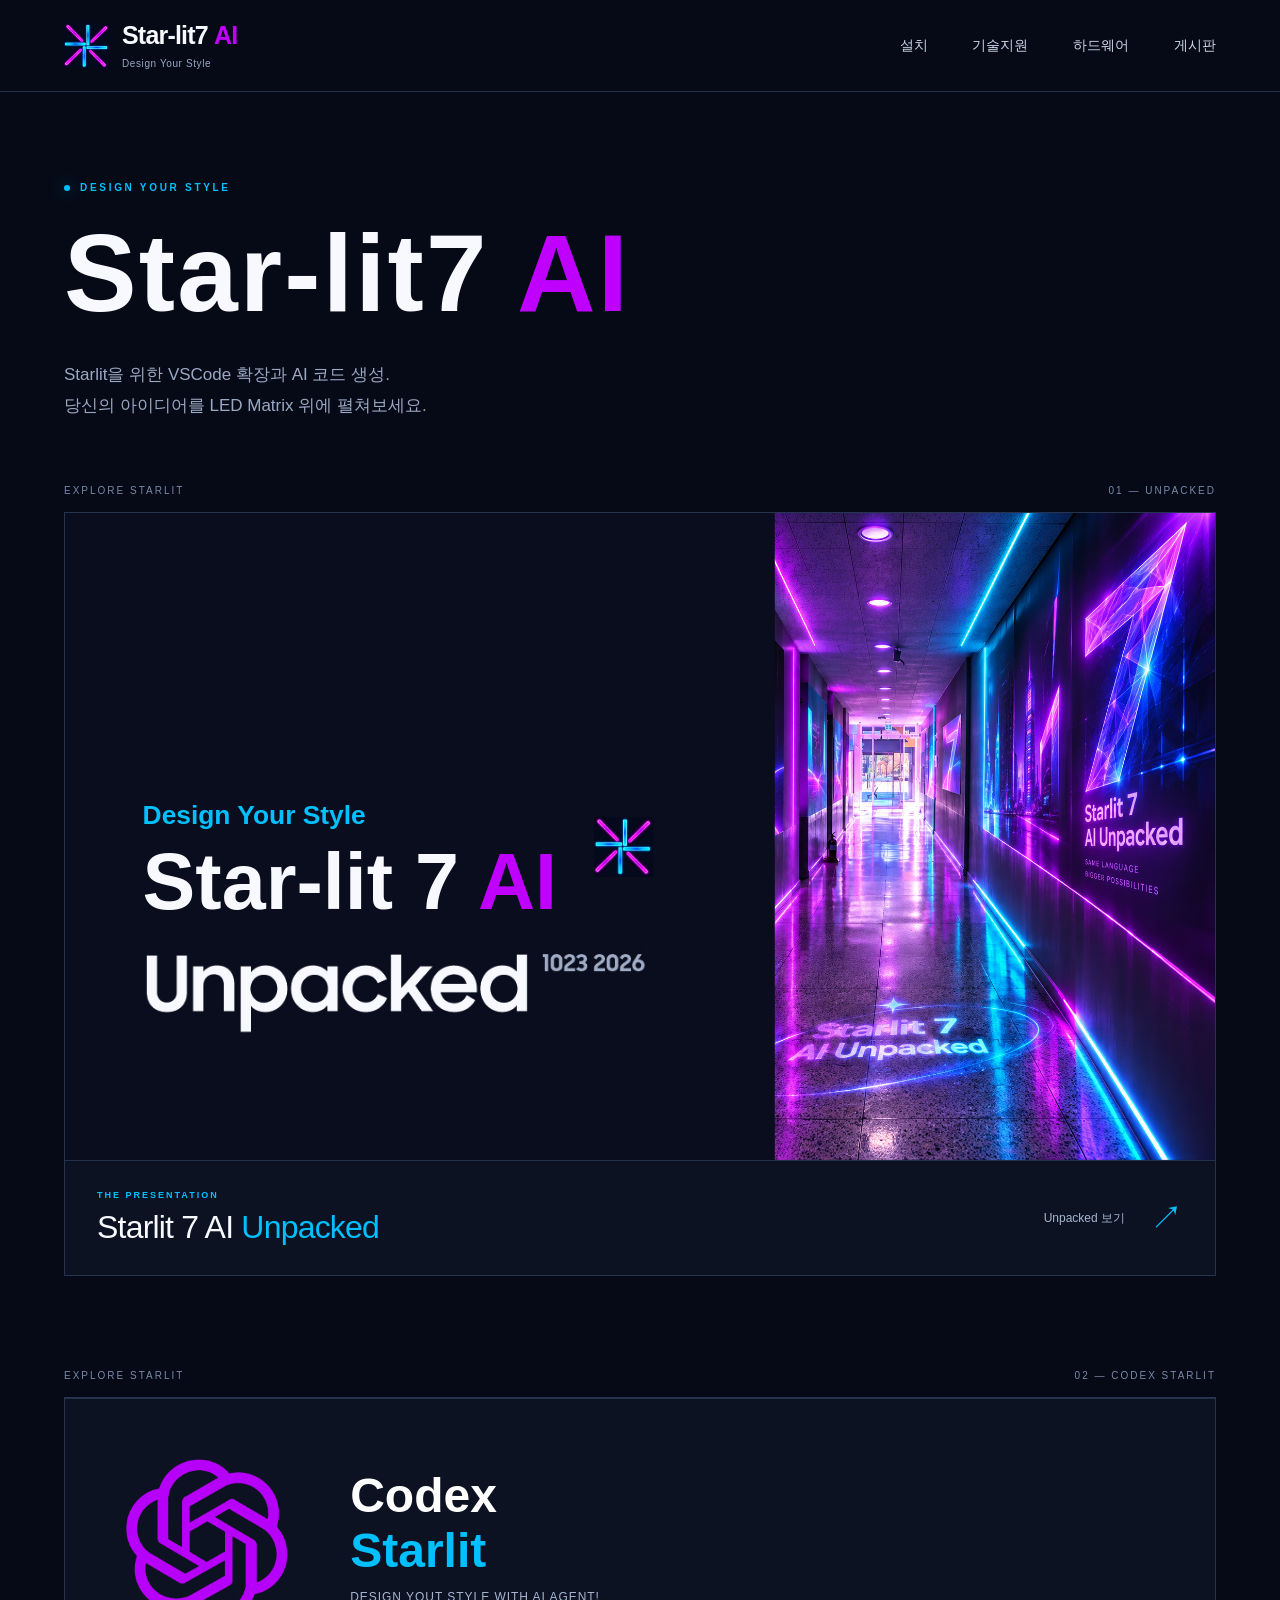
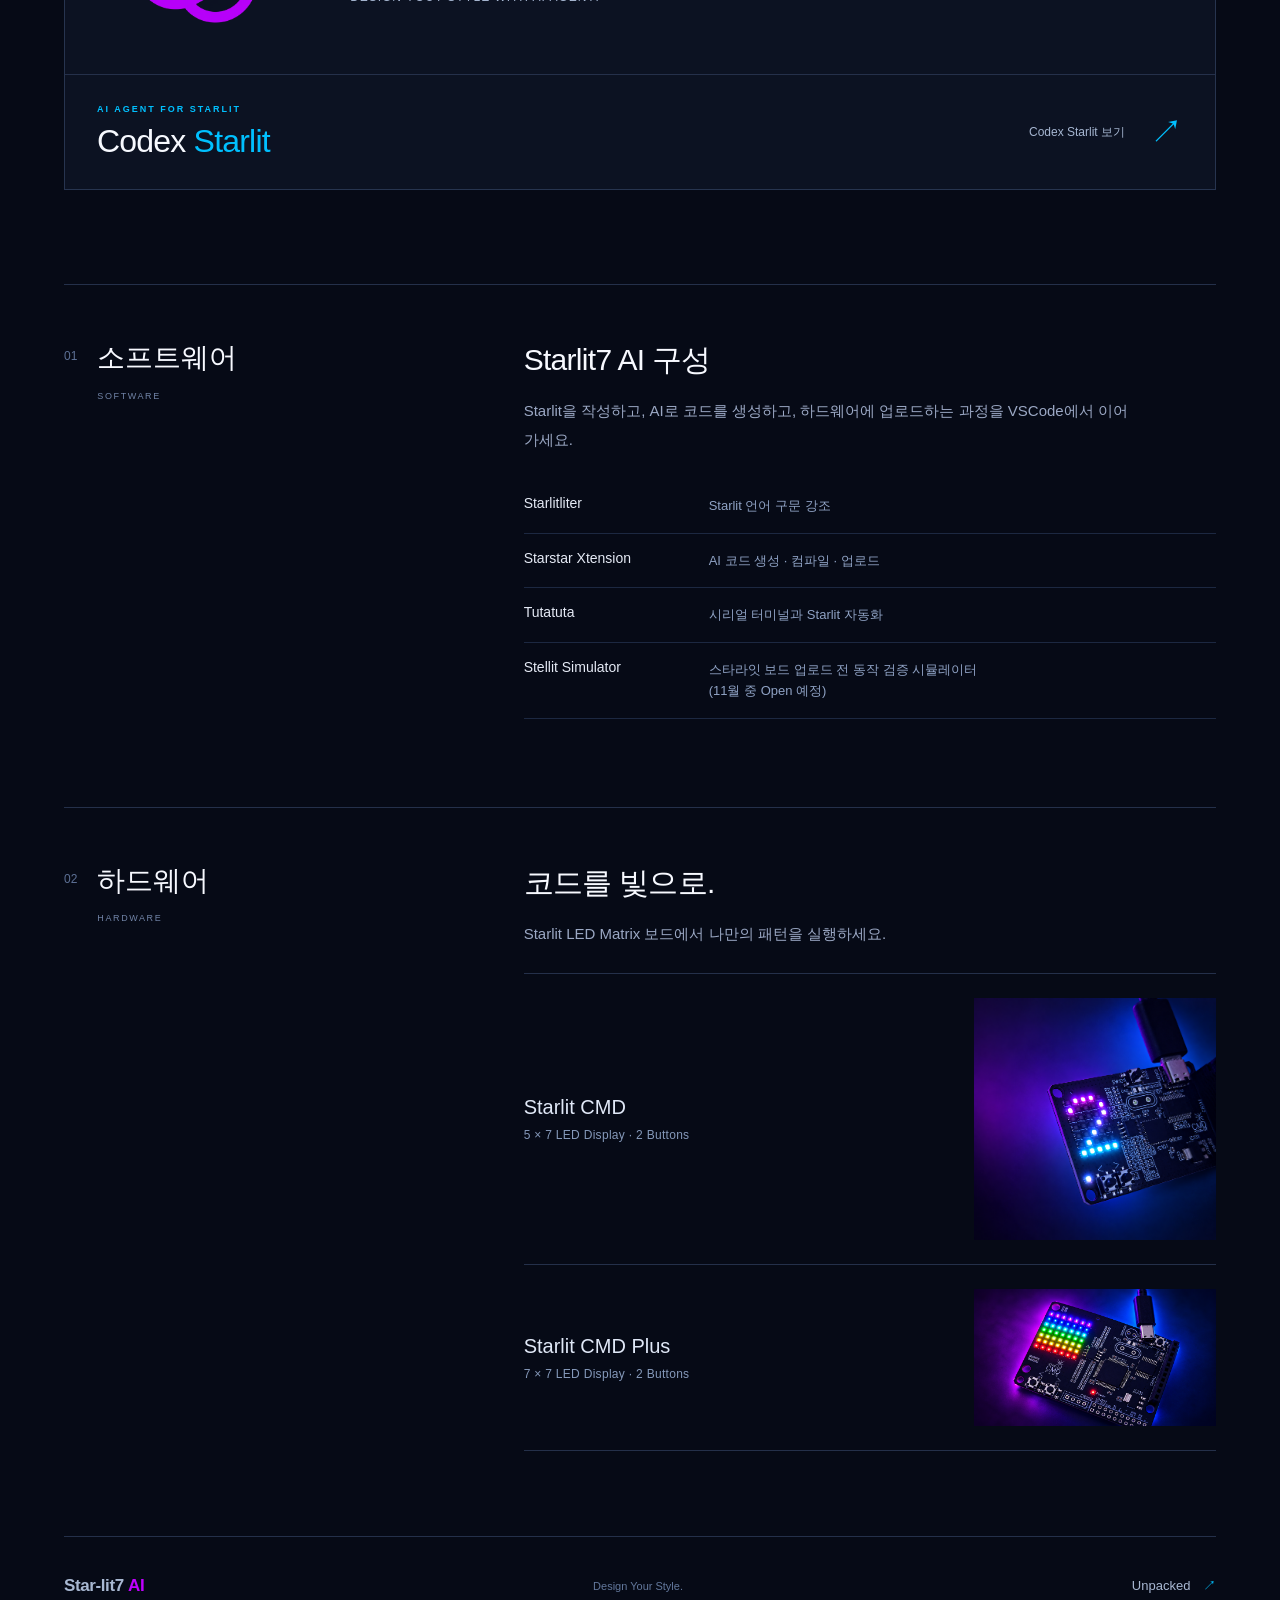
<file: index.html>
<!doctype html>
<html lang="ko">
<head>
  <meta charset="utf-8">
  <meta name="viewport" content="width=device-width, initial-scale=1">
  <meta name="color-scheme" content="dark">
  <meta name="description" content="Star-lit7 AI. VSCode 확장, AI 코드 생성과 LED Matrix 하드웨어를 만나보세요.">
  <title>Star-lit7 AI</title>
  <link rel="stylesheet" href="style.css">
  <link rel="stylesheet" href="home.css">
  <script src="home.js" defer></script>
  <link rel="stylesheet" href="site-nav.css">
</head>
<body class="home">
  <a class="skip-link" href="#main">본문으로 이동</a>
  <header class="topbar home-header">
    <a class="brand" href="index.html" aria-label="Star-lit7 AI 메인 페이지" aria-current="page">
      <img class="brand-mark" src="res/img24.png" alt="" width="46" height="46">
      <span>Star-lit7 <b>AI</b><small>Design Your Style</small></span>
    </a>
    <nav class="home-nav" aria-label="주요 메뉴">
      <a href="https://github.com/P-D-Starlit/Starlit_7_AI/releases/tag/v7.0.0" download>설치</a>
      <a href="support.html">기술지원</a>
      <a href="#hardware">하드웨어</a>
    <a href="board.html">게시판</a></nav>
  </header>

  <main id="main" class="home-main" tabindex="-1">
    <section class="home-intro" aria-labelledby="home-title">
      <p class="home-eyebrow"><span aria-hidden="true"></span> DESIGN YOUR STYLE</p>
      <h1 id="home-title">Star-lit7 <span>AI</span></h1>
      <div class="intro-bottom">
        <p>Starlit을 위한 VSCode 확장과 AI 코드 생성.<br>당신의 아이디어를 LED Matrix 위에 펼쳐보세요.</p>
        <!-- <a class="text-link" href="#installation">Starlit 시작하기 <span aria-hidden="true">↘</span></a> -->
      </div>
    </section>

    <section class="unpacked-feature" aria-labelledby="unpacked-title">
      <div class="section-kicker"><span>EXPLORE STARLIT</span><span>01 — UNPACKED</span></div>
      <a class="unpacked-banner" href="unpack.html" aria-label="Starlit 7 AI Unpacked 보기">
        <!-- The first PPTX slide, using the same text and original images as unpack.html. -->
        <div class="cover-mount" aria-hidden="true"><div class="slide-wrap"><div class="slide-canvas" role="group" aria-label="슬라이드 1: Star-lit 7 AI Unpacked"><div class="object shape" style="left:-0.0001px;top:0px;width:789.862px;height:720px;background:#090d1d;"></div><div class="object shape" style="left:76.7998px;top:315.8px;width:528px;height:44px;background:transparent;"><div class="text-frame" style="padding:4.8px 9.6px 4.8px 9.6px;justify-content:flex-start;white-space:pre-wrap;overflow-wrap:normal;"><div class="text-content"><p style="text-align:left;font-size:29.3333px;line-height:1.05;"><span style='font-size:29.3333px;font-family:"Aptos",Aptos,Arial,"Malgun Gothic",sans-serif;font-weight:700;font-style:normal;color:#00c0ff;'>Design Your Style</span></p></div></div></div><div class="object shape" style="left:76.7998px;top:360px;width:595.2px;height:114.8px;background:transparent;"><div class="text-frame" style="padding:4.8px 9.6px 4.8px 9.6px;justify-content:flex-start;white-space:pre-wrap;overflow-wrap:normal;"><div class="text-content"><p style="text-align:left;font-size:88px;line-height:1.05;"><span style='font-size:88px;font-family:"한컴 윤고딕 760",Aptos,Arial,"Malgun Gothic",sans-serif;font-weight:700;font-style:normal;color:#f7f9ff;'>Star-lit 7 </span><span style='font-size:88px;font-family:"한컴 윤고딕 760",Aptos,Arial,"Malgun Gothic",sans-serif;font-weight:700;font-style:normal;color:#c000ff;'>AI</span></p></div></div></div><div class="object picture" style="left:81.7998px;top:482.7504px;width:444.0619px;height:105.0146px;"><img src="res/image1.png" alt="Star-lit 7 AI Unpacked — PPT 원본 이미지" draggable="false" style="width:100%;height:100%;left:-0%;top:-0%;"></div><svg class="object connector" style="left:80.7999px;top:472.0001px;width:1200.7978px;height:0px;overflow:visible" viewbox="0 0 1200.7978 0.1"><path d="M0 0 L1200.7978 0" fill="none" stroke="#00c0ff" stroke-width="1.3333"></path></svg><div class="object picture" style="left:525.8618px;top:482.7504px;width:126.0175px;height:35.0048px;"><img src="res/image2.png" alt="Star-lit 7 AI Unpacked — PPT 원본 이미지" draggable="false" style="width:100%;height:100%;left:-0%;top:-0%;"></div><div class="object shape" style="left:525.8618px;top:517.7553px;width:528px;height:44.0447px;background:transparent;"><div class="text-frame" style="padding:4.8px 9.6px 4.8px 9.6px;justify-content:flex-start;white-space:pre-wrap;overflow-wrap:normal;"><div class="text-content"><p style="text-align:left;font-size:29.3333px;line-height:1;margin-bottom:0px;"><span style='font-size:29.3333px;font-family:"Aptos",Aptos,Arial,"Malgun Gothic",sans-serif;font-weight:700;font-style:normal;color:#00c0ff;'></span></p></div></div></div><div class="object picture" style="left:789.8618px;top:0px;width:490.1059px;height:720px;"><img src="res/image3.png" alt="Star-lit 7 AI Unpacked — PPT 원본 이미지" draggable="false" style="width:146.9076%;height:100%;left:-46.9076%;top:-0%;"></div><div class="object picture" style="left:588.8706px;top:337.8999px;width:65.723px;height:66.8325px;"><img src="res/image4.png" alt="Star-lit 7 AI Unpacked — PPT 원본 이미지" draggable="false" style="width:100%;height:100%;left:-0%;top:-0%;"></div></div></div></div>
        <div class="banner-caption">
          <div><p class="home-eyebrow">THE PRESENTATION</p><h2 id="unpacked-title">Starlit 7 AI <span>Unpacked</span></h2></div>
          <div class="banner-action"><span>Unpacked 보기</span><span class="banner-arrow" aria-hidden="true">↗</span></div>
        </div>
      </a>
    </section>

    <section class="unpacked-feature" aria-labelledby="codex-starlit-title">
      <div class="section-kicker"><span>EXPLORE STARLIT</span><span>02 — CODEX STARLIT</span></div>
      <a class="unpacked-banner" href="codex_starlit.html" aria-label="Codex Starlit 보기">
        <div class="banner-caption codex-banner-brand"><img src="res/image34_codex_starlit.png" alt="" width="20%"><div><p>Codex <span>Starlit</span></p><small>DESIGN YOUT STYLE WITH AI AGENT!</small></div></div>
        <div class="banner-caption">
          <div><p class="home-eyebrow">AI AGENT FOR STARLIT</p><h2 id="codex-starlit-title">Codex <span>Starlit</span></h2></div>
          <div class="banner-action"><span>Codex Starlit 보기</span><span class="banner-arrow" aria-hidden="true">↗</span></div>
        </div>
      </a>
    </section>

    <section class="home-section" id="installation" aria-labelledby="installation-title">
      <div class="section-heading"><span class="section-number">01</span><h2 id="installation-title">소프트웨어<span>SOFTWARE</span></h2></div>
      <div class="section-body">
        <h3>Starlit7 AI 구성</h3>
        <p class="section-description">Starlit을 작성하고, AI로 코드를 생성하고, 하드웨어에 업로드하는 과정을 VSCode에서 이어가세요.</p>
        <dl class="extension-list">
          <div><dt>Starlitliter</dt><dd>Starlit 언어 구문 강조</dd></div>
          <div><dt>Starstar Xtension</dt><dd>AI 코드 생성 · 컴파일 · 업로드</dd></div>
          <div><dt>Tutatuta</dt><dd>시리얼 터미널과 Starlit 자동화</dd></div>
          <div><dt>Stellit Simulator</dt><dd>스타라잇 보드 업로드 전 동작 검증 시뮬레이터<br>(11월 중 Open 예정)</dd></div>
        </dl>
        <!-- <a class="text-link" href="unpack.html#slide-11">패키지 구성 살펴보기 <span aria-hidden="true">↗</span></a> -->
      </div>
    </section>

    <!-- <section class="home-section" id="support" aria-labelledby="support-title">
      <div class="section-heading"><span class="section-number">02</span><h2 id="support-title">기술지원<span>BUILD YOUR FIRST PATTERN</span></h2></div>
      <div class="section-body">
        <h3>아이디어에서 코드까지.</h3>
        <p class="section-description">.sl7 파일의 AI 태그에 프롬프트를 작성하고 Starlit 코드를 생성하세요. Unpacked에서 실제 편집 화면과 사용 흐름을 확인할 수 있습니다.</p>
        <ul class="shortcut-list">
          <li><kbd>F5</kbd><span>AI 코드 생성 · 컴파일 · 업로드</span></li>
          <li><kbd>F9</kbd><span>StarStar 보드 메뉴</span></li>
          <li><kbd>F10</kbd><span>시리얼 터미널 · 바이너리 도구</span></li>
        </ul>
        <p class="support-note">AI 기능은 Codex CLI 또는 Claude Code CLI가 설치된 환경에서 동작합니다.</p>
        <a class="text-link" href="unpack.html#slide-16">AI 코드 생성 흐름 보기 <span aria-hidden="true">↗</span></a>
      </div>
    </section> -->

    <section class="home-section hardware-section" id="hardware" aria-labelledby="hardware-title">
      <div class="section-heading"><span class="section-number">02</span><h2 id="hardware-title">하드웨어<span>HARDWARE</span></h2></div>
      <div class="section-body">
        <h3>코드를 빛으로.</h3>
        <p class="section-description">Starlit LED Matrix 보드에서 나만의 패턴을 실행하세요.</p>
        <div class="hardware-links">
          
          <a href="starlit_cmd.html"
            style="display:flex; align-items:center; justify-content:space-between; gap:20px; width:100%;">

              <span style="flex:1; min-width:0;">
                  <strong>Starlit CMD</strong>
                  <small>5 × 7 LED Display · 2 Buttons</small>
              </span>

              <span aria-hidden="true"
                    style="display:flex; align-items:center; justify-content:flex-end; flex:0 0 35%;">

                  <img src="res/image25.png"
                      style="width:100%; height:auto; object-fit:contain;">

              </span>
          </a>

          <a href="starlit_cmd_plus.html"
            style="display:flex; align-items:center; justify-content:space-between; gap:20px; width:100%;">

              <span style="flex:1; min-width:0;">
                  <strong>Starlit CMD Plus</strong>
                  <small>7 × 7 LED Display · 2 Buttons</small>
              </span>

              <span aria-hidden="true"
                    style="display:flex; align-items:center; justify-content:flex-end; flex:0 0 35%;">

                  <img src="res/image27.png"
                      style="width:100%; height:auto; object-fit:contain;">

              </span>
          </a>

        </div>
      </div>
    </section>
  </main>
  <footer class="home-footer"><a href="index.html">Star-lit7 <b>AI</b></a><span>Design Your Style.</span><a href="unpack.html">Unpacked <span aria-hidden="true">↗</span></a></footer>
</body>
</html>
</file>
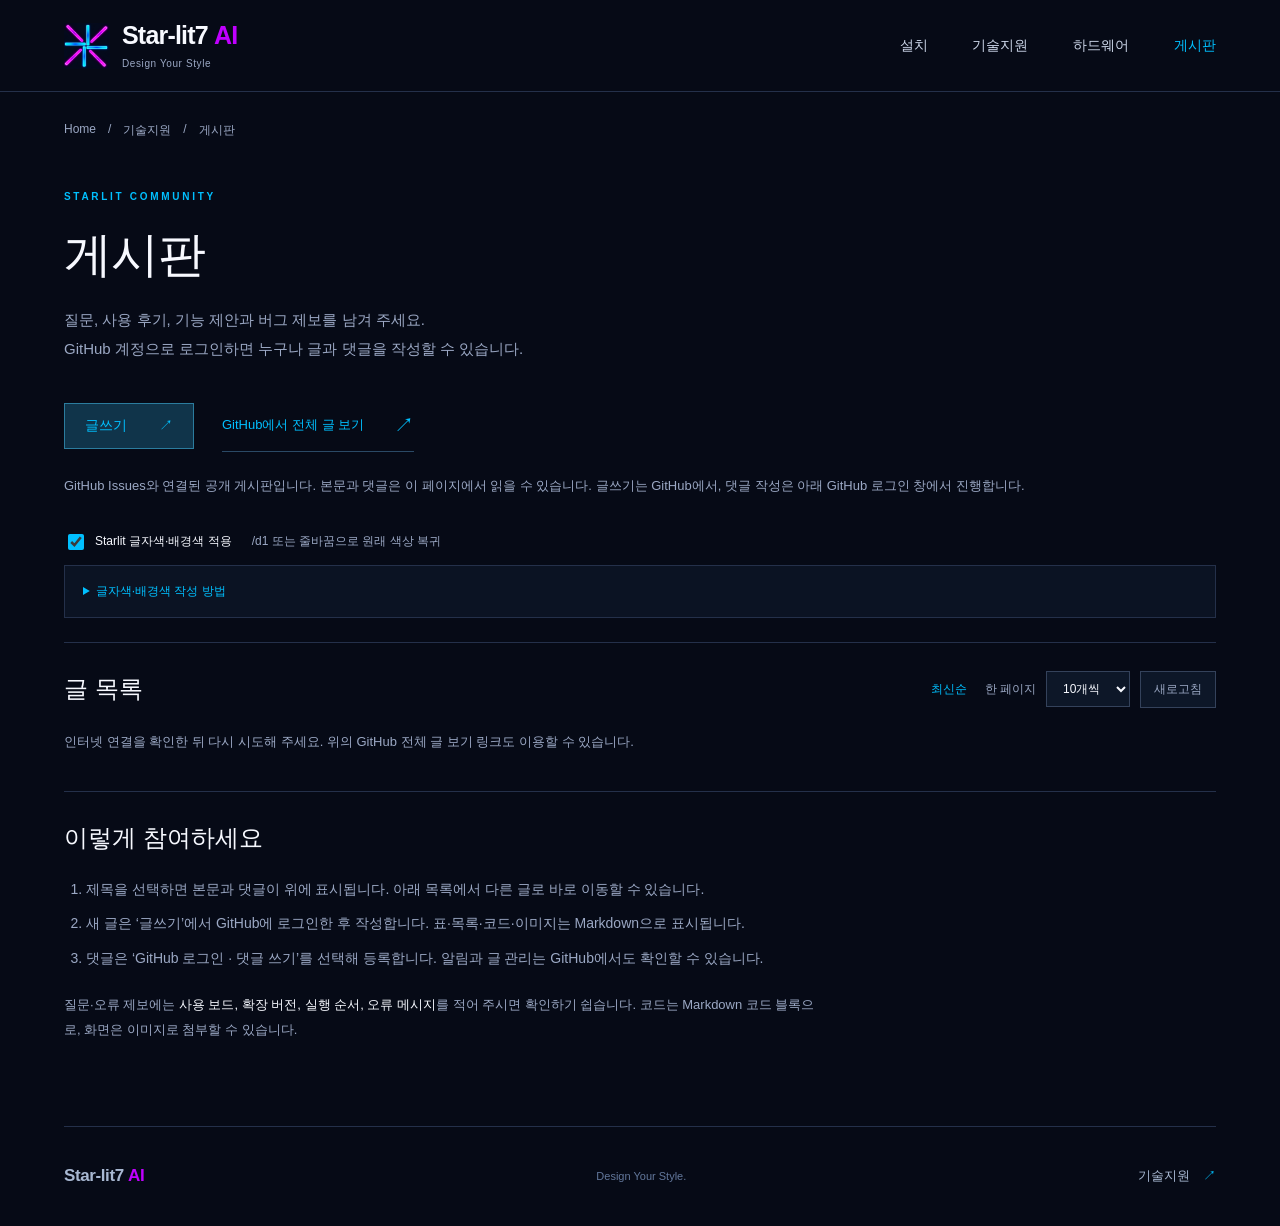
<file: board.html>
<!doctype html>
<html lang="ko">
<head>
  <meta charset="utf-8">
  <meta name="viewport" content="width=device-width, initial-scale=1">
  <meta name="color-scheme" content="dark">
  <meta name="description" content="GitHub 계정으로 참여하는 Starlit 게시판. 질문, 사용 후기, 제안과 버그 제보를 남겨 주세요.">
  <title>게시판 | Star-lit7 AI</title>
  <link rel="stylesheet" href="style.css">
  <link rel="stylesheet" href="home.css">
  <link rel="stylesheet" href="support.css">
  <link rel="stylesheet" href="board.css">
  <script src="board-content.js" defer></script>
  <script src="board.js" defer></script>
  <link rel="stylesheet" href="site-nav.css">
</head>
<body class="home support-page">
  <a class="skip-link" href="#main">본문으로 이동</a>
  <header class="topbar home-header">
    <a class="brand" href="index.html" aria-label="Star-lit7 AI 메인 페이지"><img class="brand-mark" src="res/img24.png" alt="" width="46" height="46"><span>Star-lit7 <b>AI</b><small>Design Your Style</small></span></a>
    <nav class="home-nav" aria-label="주요 메뉴"><a href="https://github.com/P-D-Starlit/Starlit_7_AI/releases/tag/v7.0.0">설치</a><a href="support.html">기술지원</a><a href="index.html#hardware">하드웨어</a><a href="board.html" aria-current="page">게시판</a></nav>
  </header>
  <main id="main" class="home-main support-main" tabindex="-1">
    <nav class="support-breadcrumb" aria-label="현재 위치"><a href="index.html">Home</a><span aria-hidden="true">/</span><a href="support.html">기술지원</a><span aria-hidden="true">/</span><span aria-current="page">게시판</span></nav>
    <section class="support-intro" aria-labelledby="board-title"><p class="home-eyebrow">STARLIT COMMUNITY</p><h1 id="board-title">게시판</h1><p class="section-description">질문, 사용 후기, 기능 제안과 버그 제보를 남겨 주세요.<br>GitHub 계정으로 로그인하면 누구나 글과 댓글을 작성할 수 있습니다.</p></section>
    <div class="board-actions">
      <a class="board-primary" href="https://github.com/P-D-Starlit/Starlit_7_AI/issues/new" target="_blank" rel="noopener noreferrer">글쓰기 <span aria-hidden="true">↗</span><span class="sr-only"> · GitHub 새 탭에서 열기</span></a>
      <a class="text-link" href="https://github.com/P-D-Starlit/Starlit_7_AI/issues?q=is%3Aissue" target="_blank" rel="noopener noreferrer">GitHub에서 전체 글 보기 <span aria-hidden="true">↗</span><span class="sr-only"> · 새 탭</span></a>
    </div>
    <p class="board-note">GitHub Issues와 연결된 공개 게시판입니다. 본문과 댓글은 이 페이지에서 읽을 수 있습니다. 글쓰기는 GitHub에서, 댓글 작성은 아래 GitHub 로그인 창에서 진행합니다.</p>
    <div class="board-color-options"><label><input id="board-colors-enabled" type="checkbox" checked> Starlit 글자색·배경색 적용</label><span>/d1 또는 줄바꿈으로 원래 색상 복귀</span></div>
    <details class="board-color-help"><summary>글자색·배경색 작성 방법</summary>
      <p><code>/r빨강 /o주황 /#FF00FF자홍 /d1기본색</code>처럼 작성합니다. 배경은 <code>$r빨간 배경</code>, <code>$#FF00FF자홍 배경</code>입니다.</p>
      <p><code>/d1</code> 또는 줄바꿈에서 글자색과 배경색이 모두 기본으로 돌아갑니다. <code>$d1</code>는 배경색만 해제합니다. <code>//</code>는 <code>/</code>, <code>$$</code>는 <code>$</code>로 표시합니다.</p>
      <p>기본 색상: r 빨강 · o 주황 · y 노랑 · l 연두 · g 초록 · t 민트 · c 청록 · s 바다색 · b 파랑 · v 보라 · m 자홍 · p 장미 · w 흰색 · k 검정. 대문자는 연한 색상입니다.</p>
      <p>본문·댓글의 일반 문장에 적용되며, Markdown 코드와 링크 주소는 그대로 유지합니다. 옵션을 끄면 원래 색상 코드가 보입니다. GitHub 원문과 로그인 작성창에서는 색상 코드가 텍스트로 보입니다.</p>
    </details>
    <p id="board-reader-status" class="board-status" role="status" aria-live="polite"></p>
    <article id="board-reader" class="board-reader" aria-labelledby="board-post-heading" hidden>
      <div class="board-reader-toolbar"><a id="board-back" href="board.html">← 글 목록</a><a id="board-source" href="https://github.com/P-D-Starlit/Starlit_7_AI/issues" target="_blank" rel="noopener noreferrer" referrerpolicy="no-referrer">GitHub 원문 ↗</a></div>
      <h2 id="board-post-heading" tabindex="-1"></h2>
      <div id="board-post-meta" class="board-post-meta"></div>
      <div id="board-post-body" class="board-markdown"></div>
    </article>
    <section id="board-comments" class="board-comments" aria-labelledby="comments-title" hidden>
      <div class="board-list-heading"><h2 id="comments-title">댓글</h2><div class="board-comment-actions"><button id="comments-refresh" type="button">댓글 새로고침</button><button id="comments-compose" class="board-primary" type="button">GitHub 로그인 · 댓글 쓰기</button></div></div>
      <p id="comments-status" class="board-status" role="status" aria-live="polite"></p>
      <div id="comments-list" class="board-comment-list"></div>
      <button id="comments-more" class="board-secondary" type="button" hidden>댓글 더 보기</button>
      <div id="comments-widget" class="board-comment-widget" hidden></div>
      <p class="board-note board-comment-note">댓글은 같은 GitHub 이슈에 저장됩니다. 로그인 창이 열리지 않으면 <a id="comments-github" href="https://github.com/P-D-Starlit/Starlit_7_AI/issues" target="_blank" rel="noopener noreferrer" referrerpolicy="no-referrer">GitHub에서 댓글 작성 ↗</a>을 이용하세요.</p>
    </section>
    <section class="board-posts" aria-labelledby="posts-title">
      <div class="board-list-heading"><h2 id="posts-title">글 목록</h2><div class="board-list-controls"><span class="board-sort">최신순</span><label for="board-page-size">한 페이지</label><select id="board-page-size"><option value="10">10개씩</option><option value="20">20개씩</option></select><button id="board-refresh" type="button" hidden>새로고침</button></div></div>
      <p id="board-status" class="board-status" role="status" aria-live="polite">최근 글을 불러오는 중입니다.</p>
      <ul id="board-list" class="board-list" aria-label="최근 게시글" hidden></ul>
      <nav id="board-pagination" class="board-pagination" aria-label="게시글 페이지" hidden><a id="board-previous" href="board.html">← 이전</a><span id="board-page-info" aria-live="polite"></span><a id="board-next" href="board.html">다음 →</a></nav>
      <noscript><p class="board-note">글 목록을 표시하려면 JavaScript가 필요합니다. 위의 ‘GitHub에서 전체 글 보기’와 ‘글쓰기’는 그대로 이용할 수 있습니다.</p></noscript>
    </section>
    <section class="board-help" aria-labelledby="writing-title">
      <h2 id="writing-title">이렇게 참여하세요</h2>
      <ol><li>제목을 선택하면 본문과 댓글이 위에 표시됩니다. 아래 목록에서 다른 글로 바로 이동할 수 있습니다.</li><li>새 글은 ‘글쓰기’에서 GitHub에 로그인한 후 작성합니다. 표·목록·코드·이미지는 Markdown으로 표시됩니다.</li><li>댓글은 ‘GitHub 로그인 · 댓글 쓰기’를 선택해 등록합니다. 알림과 글 관리는 GitHub에서도 확인할 수 있습니다.</li></ol>
      <p>질문·오류 제보에는 <strong>사용 보드, 확장 버전, 실행 순서, 오류 메시지</strong>를 적어 주시면 확인하기 쉽습니다. 코드는 Markdown 코드 블록으로, 화면은 이미지로 첨부할 수 있습니다.</p>
    </section>
  </main>
  <footer class="home-footer"><a href="index.html">Star-lit7 <b>AI</b></a><span>Design Your Style.</span><a href="support.html">기술지원 <span aria-hidden="true">↗</span></a></footer>
</body>
</html>
</file>
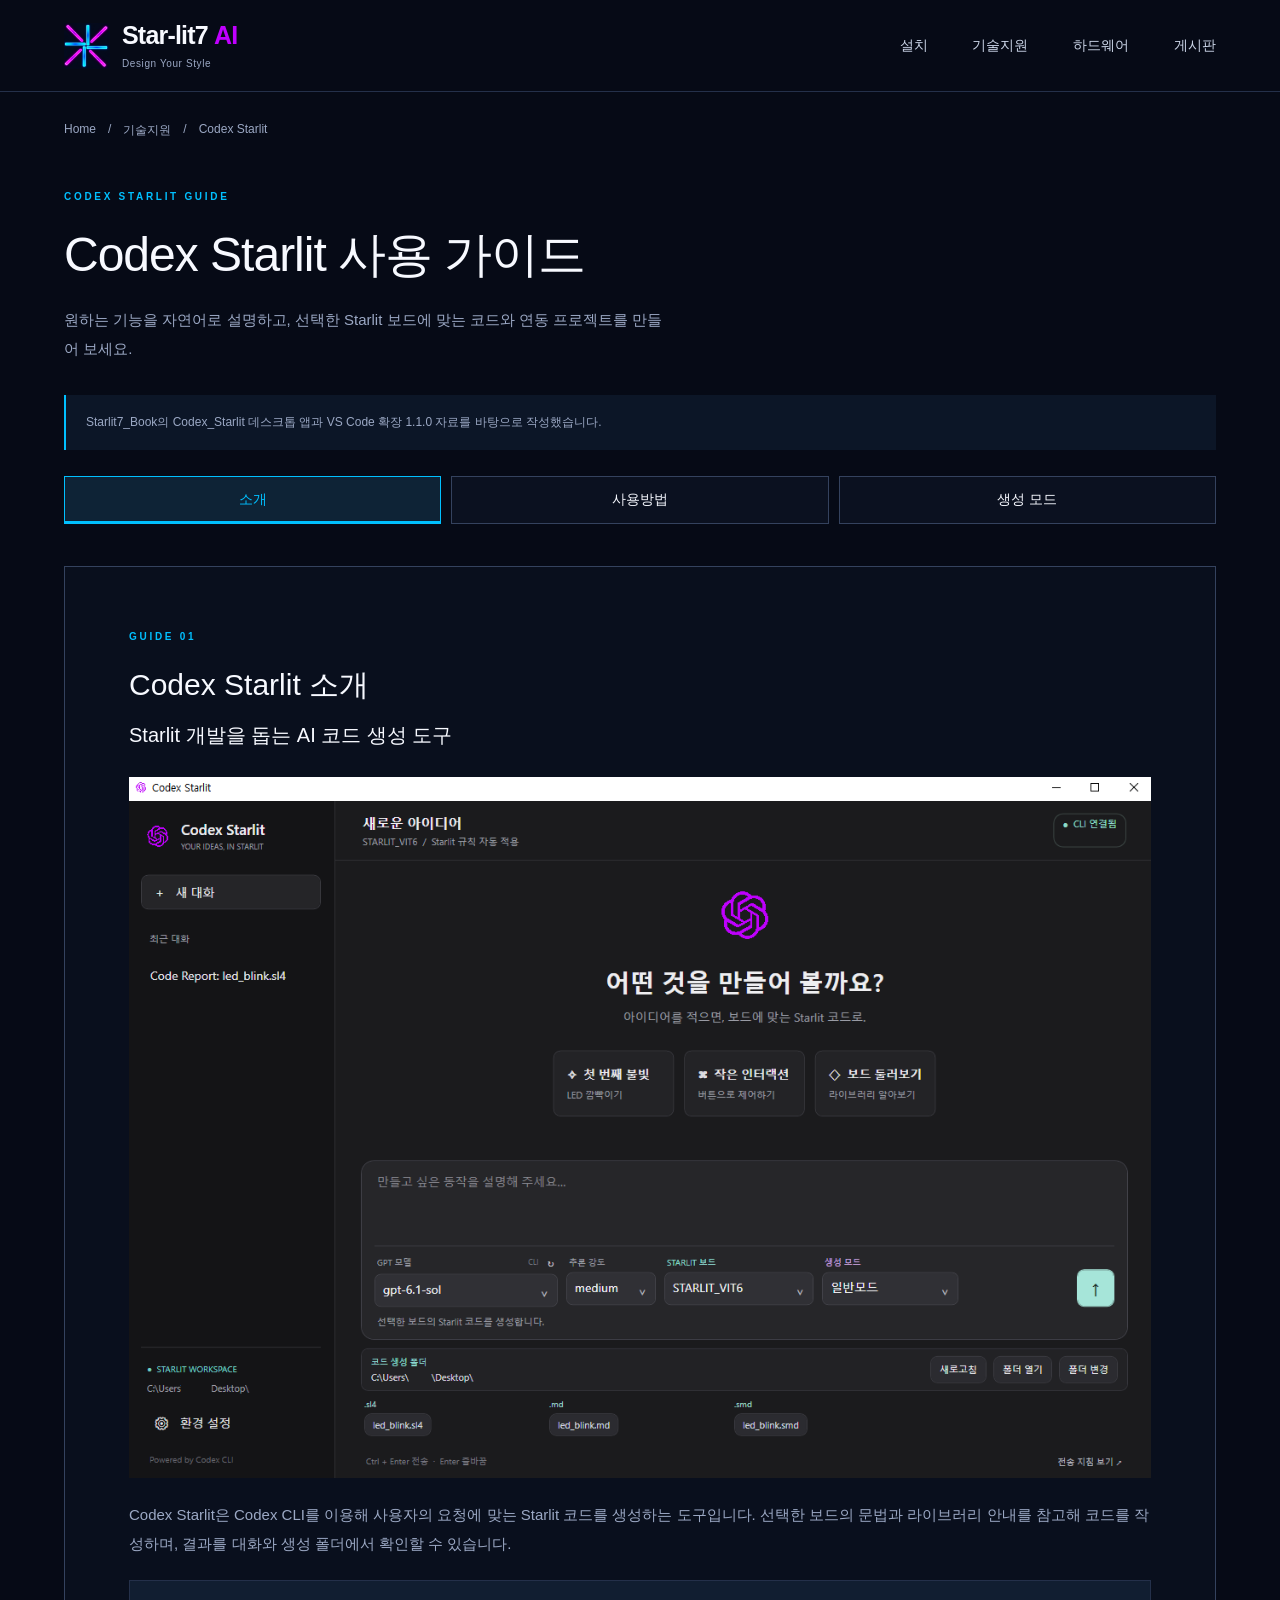
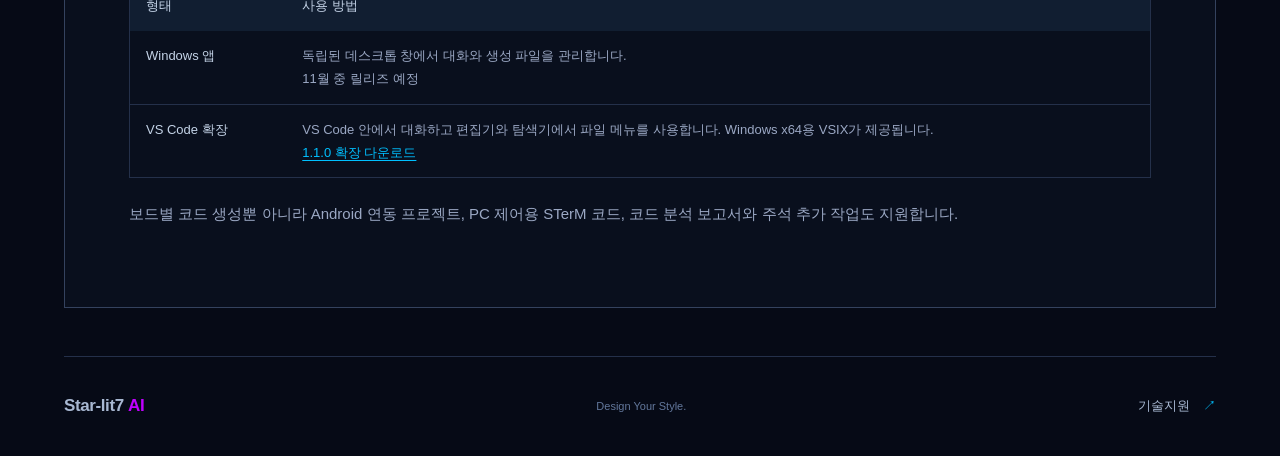
<file: codex_starlit.html>
<!doctype html>
<html lang="ko">
<head>
  <meta charset="utf-8">
  <meta name="viewport" content="width=device-width, initial-scale=1">
  <meta name="color-scheme" content="dark">
  <meta name="description" content="Codex Starlit의 설치와 Starlit 코드 생성, 파일 관리 및 보고서 사용 가이드">
  <title>Codex Starlit 가이드 | Star-lit7 AI</title>
  <link rel="stylesheet" href="style.css">
  <link rel="stylesheet" href="home.css">
  <link rel="stylesheet" href="support.css">
  <link rel="stylesheet" href="vscode_extensions.css">
  <link rel="stylesheet" href="site-nav.css">
  <script src="starlit_guide.js" defer></script>
</head>
<body class="home support-page">
  <a class="skip-link" href="#main">본문으로 이동</a>
  <header class="topbar home-header">
    <a class="brand" href="index.html" aria-label="Star-lit7 AI 메인 페이지"><img class="brand-mark" src="res/img24.png" alt="" width="46" height="46"><span>Star-lit7 <b>AI</b><small>Design Your Style</small></span></a>
    <nav class="home-nav" aria-label="주요 메뉴"><a href="https://github.com/P-D-Starlit/Starlit_7_AI/releases/tag/v7.0.0">설치</a><a href="support.html">기술지원</a><a href="index.html#hardware">하드웨어</a><a href="board.html">게시판</a></nav>
  </header>
  <main id="main" class="home-main guide-main" tabindex="-1">
    <nav class="support-breadcrumb" aria-label="현재 위치"><a href="index.html">Home</a><span aria-hidden="true">/</span><a href="support.html">기술지원</a><span aria-hidden="true">/</span><span aria-current="page">Codex Starlit</span></nav>
    <section class="guide-intro" aria-labelledby="guide-title">
      <p class="home-eyebrow">CODEX STARLIT GUIDE</p>
      <h1 id="guide-title">Codex Starlit 사용 가이드</h1>
      <p class="section-description">원하는 기능을 자연어로 설명하고, 선택한 Starlit 보드에 맞는 코드와 연동 프로젝트를 만들어 보세요.</p>
    </section>
    <p class="guide-source">Starlit7_Book의 Codex_Starlit 데스크톱 앱과 VS Code 확장 1.1.0 자료를 바탕으로 작성했습니다.</p>
    <nav class="guide-topics" aria-label="Codex Starlit 가이드 항목">
      <a id="topic-overview" class="topic-link" href="#overview">소개</a>
      <a id="topic-start" class="topic-link" href="#start">사용방법</a>
      <a id="topic-chat" class="topic-link" href="#modes">생성 모드</a>
      <!-- <a id="topic-modes" class="topic-link" href="#modes">생성 모드</a>
      <a id="topic-files" class="topic-link" href="#files">파일과 보고서</a>
      <a id="topic-help" class="topic-link" href="#help">설정과 문제 해결</a> -->
    </nav>
    <div class="guide-content">
      <!-- 각 guide-panel 안의 설명을 편집하면 해당 메뉴의 내용이 바뀝니다. -->
      <section id="overview" class="guide-panel" aria-labelledby="heading-overview">
        <p class="home-eyebrow">GUIDE 01</p><h2 id="heading-overview">Codex Starlit 소개</h2><p class="lesson-subtitle">Starlit 개발을 돕는 AI 코드 생성 도구</p>
        <div class="lesson-body">
          <img src="res/image30_Codex_Starlit.png" width="100%">
          <p>Codex Starlit은 Codex CLI를 이용해 사용자의 요청에 맞는 Starlit 코드를 생성하는 도구입니다. 선택한 보드의 문법과 라이브러리 안내를 참고해 코드를 작성하며, 결과를 대화와 생성 폴더에서 확인할 수 있습니다.</p>
          <div class="guide-table-scroll" role="region" aria-label="사용 환경" tabindex="0"><table class="guide-table"><thead><tr><th scope="col">형태</th><th scope="col">사용 방법</th></tr></thead><tbody><tr><th scope="row">Windows 앱</th><td>독립된 데스크톱 창에서 대화와 생성 파일을 관리합니다.<br>11월 중 릴리즈 예정</td></tr><tr><th scope="row">VS Code 확장</th><td>VS Code 안에서 대화하고 편집기와 탐색기에서 파일 메뉴를 사용합니다. Windows x64용 VSIX가 제공됩니다.<br><a href="programs/codex-starlit-1.1.0-win32-x64.vsix">1.1.0 확장 다운로드</a></td></tr></tbody></table></div>
          <p>보드별 코드 생성뿐 아니라 Android 연동 프로젝트, PC 제어용 STerM 코드, 코드 분석 보고서와 주석 추가 작업도 지원합니다.</p>
        </div>
      </section>
      <section id="start" class="guide-panel" aria-labelledby="heading-start">
        <p class="home-eyebrow">GUIDE 02</p><h2 id="heading-start">사용방법</h2><p class="lesson-subtitle">Starlit 언어로 코드를 생성합니다.</p>
        <div class="lesson-body">
          <h3>폴더 설정</h3>
          <ul><li><code>폴더 변경</code>을 선택하셔서 코드를 작성할 폴더를 설정해 주세요.</li>
          <li><span style="color: #FF0000">주의:</span> 경로에는 띄어쓰기가 없어야 하며, 한글 등의 문자도 사용 자제 부탁드립니다.</li></ul>
          <img src="res/image31.png" width="100%">

          <h3>프롬프트 작성</h3>
          <ul><li>아래의 예시와 같은 방식으로 프롬프트를 작성합니다. 그리고 오른쪽 아래에 있는 전송 버튼을 눌러주세요.</li>
          <li><span style="color: #FFFF00">참고:</span> AI 모델과 추론 강도를 상황에 알맞게 적용하시고, 타깃 보드를 고려하여 코드를 생성하세요.</li></ul>
          <p class="guide-source">시리얼 포트에 Hello, World! 출력 코드 생성해 줘.</p>
          <img src="res/image32.png" width="100%">

          <h3>코드 생성</h3>
          <ul><li>코드 생성이 완료되었으면 생성된 파일을 열어주세요.</li>
          <li>생성된 파일 선택 - Open을 누르면 VSCode에서 열 수 있으며, 타깃 보드에 업로드하시면 됩니다.(보드 설정 별도)</li></ul>
          <img src="res/image33.png" width="100%">
        </div>
      </section>
      <!-- <section id="chat" class="guide-panel" aria-labelledby="heading-chat">
        <p class="home-eyebrow">GUIDE 03</p><h2 id="heading-chat">대화와 코드 생성</h2><p class="lesson-subtitle">보드와 작업 폴더를 선택하고 원하는 동작을 요청하세요</p>
        <div class="lesson-body">
          <ol><li>입력창 아래에서 모델, 추론 강도, Starlit 보드와 생성 모드를 선택합니다.</li><li>생성 폴더를 확인한 뒤 원하는 기능과 조건을 입력합니다.</li><li>전송 버튼 또는 <kbd>Ctrl</kbd>+<kbd>Enter</kbd>로 요청합니다. <kbd>Enter</kbd>는 줄바꿈입니다.</li><li>응답과 생성 폴더의 파일을 확인합니다. 실행 중에는 정지 버튼으로 작업을 중지할 수 있습니다.</li></ol>
          <h3>요청 예시</h3><pre><code>선택한 보드의 LED를 1초 간격으로 켜고 끄는 예제를 만들어 줘.
사용한 라이브러리와 실행 방법도 간단히 설명해 줘.</code></pre>
          <p>매 요청에 공통 문법과 보드별 지침을 읽어 전달합니다. 데스크톱 앱의 <strong>전송 지침 보기</strong>에서 전달 내용을 확인할 수 있습니다. 모델 목록은 설치된 CLI에서 조회하며, 조회에 실패하면 캐시 또는 기본 모델을 표시할 수 있습니다.</p>
          <p>생성 폴더를 바꾸면 해당 폴더의 최근 대화를 복원합니다. 보드나 생성 모드를 변경하면 새 대화가 시작됩니다. 대화 삭제는 생성된 파일을 지우지 않습니다.</p>
        </div>
      </section> -->
      <section id="modes" class="guide-panel" aria-labelledby="heading-modes">
        <p class="home-eyebrow">GUIDE 03</p><h2 id="heading-modes">생성 모드</h2><p class="lesson-subtitle">목적에 맞게 코드와 연동 프로젝트를 요청합니다</p>
        <div class="lesson-body">
          <div class="guide-table-scroll" role="region" aria-label="생성 모드 비교" tabindex="0"><table class="guide-table"><thead><tr><th scope="col">모드</th><th scope="col">생성 내용</th></tr></thead><tbody><tr><th scope="row">일반모드</th><td>선택한 보드에 맞는 Starlit 코드를 생성합니다.</td></tr><tr><th scope="row">APK 연동모드</th><td>Starlit 펌웨어와 Bluetooth 연동 Android 앱 프로젝트를 함께 생성하도록 요청합니다. Android 프로젝트는 생성 폴더의 <code>android-app/</code>에 둡니다.</td></tr><tr><th scope="row">뜨따뜨따 모드</th><td>보드 소스와 PC에서 제어하는 STerM 소스를 같은 생성 폴더에 작성하도록 요청합니다.</td></tr></tbody></table></div>
          <p>연동 모드에서는 두 프로그램이 사용할 통신 규약과 시험 방법을 <code>LINK_PROTOCOL.md</code>에 정리하도록 요청합니다. Bluetooth 방식, 모듈, 핀과 속도 등은 실제 사용하는 장치의 자료를 확인하세요.</p>
          <p>APK 빌드에는 Android SDK와 Gradle 환경이 필요합니다. 뜨따뜨따 모드에는 <code>studio/STerM/AI/Default.md</code>가 필요하며, 보드 선택에는 실제 제어할 하드웨어 보드를 지정합니다.</p>
        </div>
      </section>
      <!-- <section id="files" class="guide-panel" aria-labelledby="heading-files">
        <p class="home-eyebrow">GUIDE 05</p><h2 id="heading-files">파일과 보고서</h2><p class="lesson-subtitle">생성한 파일을 열고 분석 보고서나 주석을 추가합니다</p>
        <div class="lesson-body">
          <p>생성 폴더의 파일은 확장자별로 표시됩니다. 파일 메뉴에서 사용할 수 있는 기능은 파일 형식에 따라 달라집니다.</p>
          <div class="guide-table-scroll" role="region" aria-label="파일 메뉴" tabindex="0"><table class="guide-table"><thead><tr><th scope="col">메뉴</th><th scope="col">기능</th></tr></thead><tbody><tr><th scope="row">Open</th><td>VS Code에서 파일을 엽니다.</td></tr><tr><th scope="row">Open SMDViewer / Open Browser</th><td>Markdown·SMD 문서 또는 HTML 보고서를 엽니다.</td></tr><tr><th scope="row">Generate Code</th><td>SL7 → SL4, SH7 → SH4, ST7 → STM 코드를 생성합니다.</td></tr><tr><th scope="row">Code / HTML / SMD Report</th><td>코드의 동작과 함수, 개선 사항을 정리한 보고서를 생성합니다. HTML과 SMD는 테마 색상을 선택할 수 있습니다.</td></tr><tr><th scope="row">Add Comment</th><td>설정한 언어와 선택한 스타일로 주석을 추가합니다.</td></tr></tbody></table></div>
          <p>파일 메뉴 작업은 기존 출력이 있으면 <code>backups</code> 폴더에 백업하고, 별도 작업 폴더에서 결과를 만든 후 검사하여 반영합니다. 일반 대화에서 자유롭게 생성하는 작업은 이 파일 메뉴 절차와 별개입니다.</p>
          <p>SMD 보고서를 보는 방법은 <a href="smd_viewer.html">SMD Viewer 사용 가이드</a>를 참고하세요.</p>
        </div>
      </section>
      <section id="help" class="guide-panel" aria-labelledby="heading-help">
        <p class="home-eyebrow">GUIDE 06</p><h2 id="heading-help">설정과 문제 해결</h2><p class="lesson-subtitle">실행 경로와 보드 자료를 확인해 보세요</p>
        <div class="lesson-body">
          <div class="guide-table-scroll" role="region" aria-label="문제 해결" tabindex="0"><table class="guide-table"><thead><tr><th scope="col">상황</th><th scope="col">확인 사항</th></tr></thead><tbody><tr><th scope="row">Codex CLI를 찾을 수 없음</th><td>CLI 설치와 로그인을 확인하고 환경설정에서 실행 경로를 지정합니다. npm CLI는 Node.js도 필요합니다.</td></tr><tr><th scope="row">PowerShell에서 로그인 명령이 막힘</th><td>실행 정책으로 <code>codex</code>가 막히면 <code>codex.cmd login</code>을 사용합니다.</td></tr><tr><th scope="row">보드를 사용할 수 없음</th><td>설치 루트 아래 공통 문법과 해당 보드의 <code>AI/Default.md</code>가 있는지 확인합니다.</td></tr><tr><th scope="row">모델 목록을 불러오지 못함</th><td>CLI 로그인과 실행 상태를 확인하고 모델 목록을 새로고침합니다. CLI 캐시가 있으면 캐시된 목록이 표시될 수 있습니다.</td></tr><tr><th scope="row">SMD 문서가 열리지 않음</th><td>SMDViewer 설치 여부와 환경설정의 실행 파일 경로를 확인합니다.</td></tr></tbody></table></div>
          <p>환경설정에서 설치 경로, CLI 경로와 주석 언어 등을 바꿀 수 있습니다. 앱은 기존 Codex CLI 로그인과 설정을 사용합니다.</p>
          <p>생성된 코드와 통신 설정은 실제 보드 및 사용 환경에 맞게 확인하고 시험하세요. 질문이나 사용 후기는 <a href="board.html">게시판</a>에 남길 수 있습니다.</p>
        </div><p class="lesson-note">참고 자료: Codex_Starlit/README.md, VSIX/README.md 및 VSIX/extension/README.md.</p>
      </section> -->
    </div>
  </main>
  <footer class="home-footer"><a href="index.html">Star-lit7 <b>AI</b></a><span>Design Your Style.</span><a href="support.html">기술지원 <span aria-hidden="true">↗</span></a></footer>
</body>
</html>
</file>
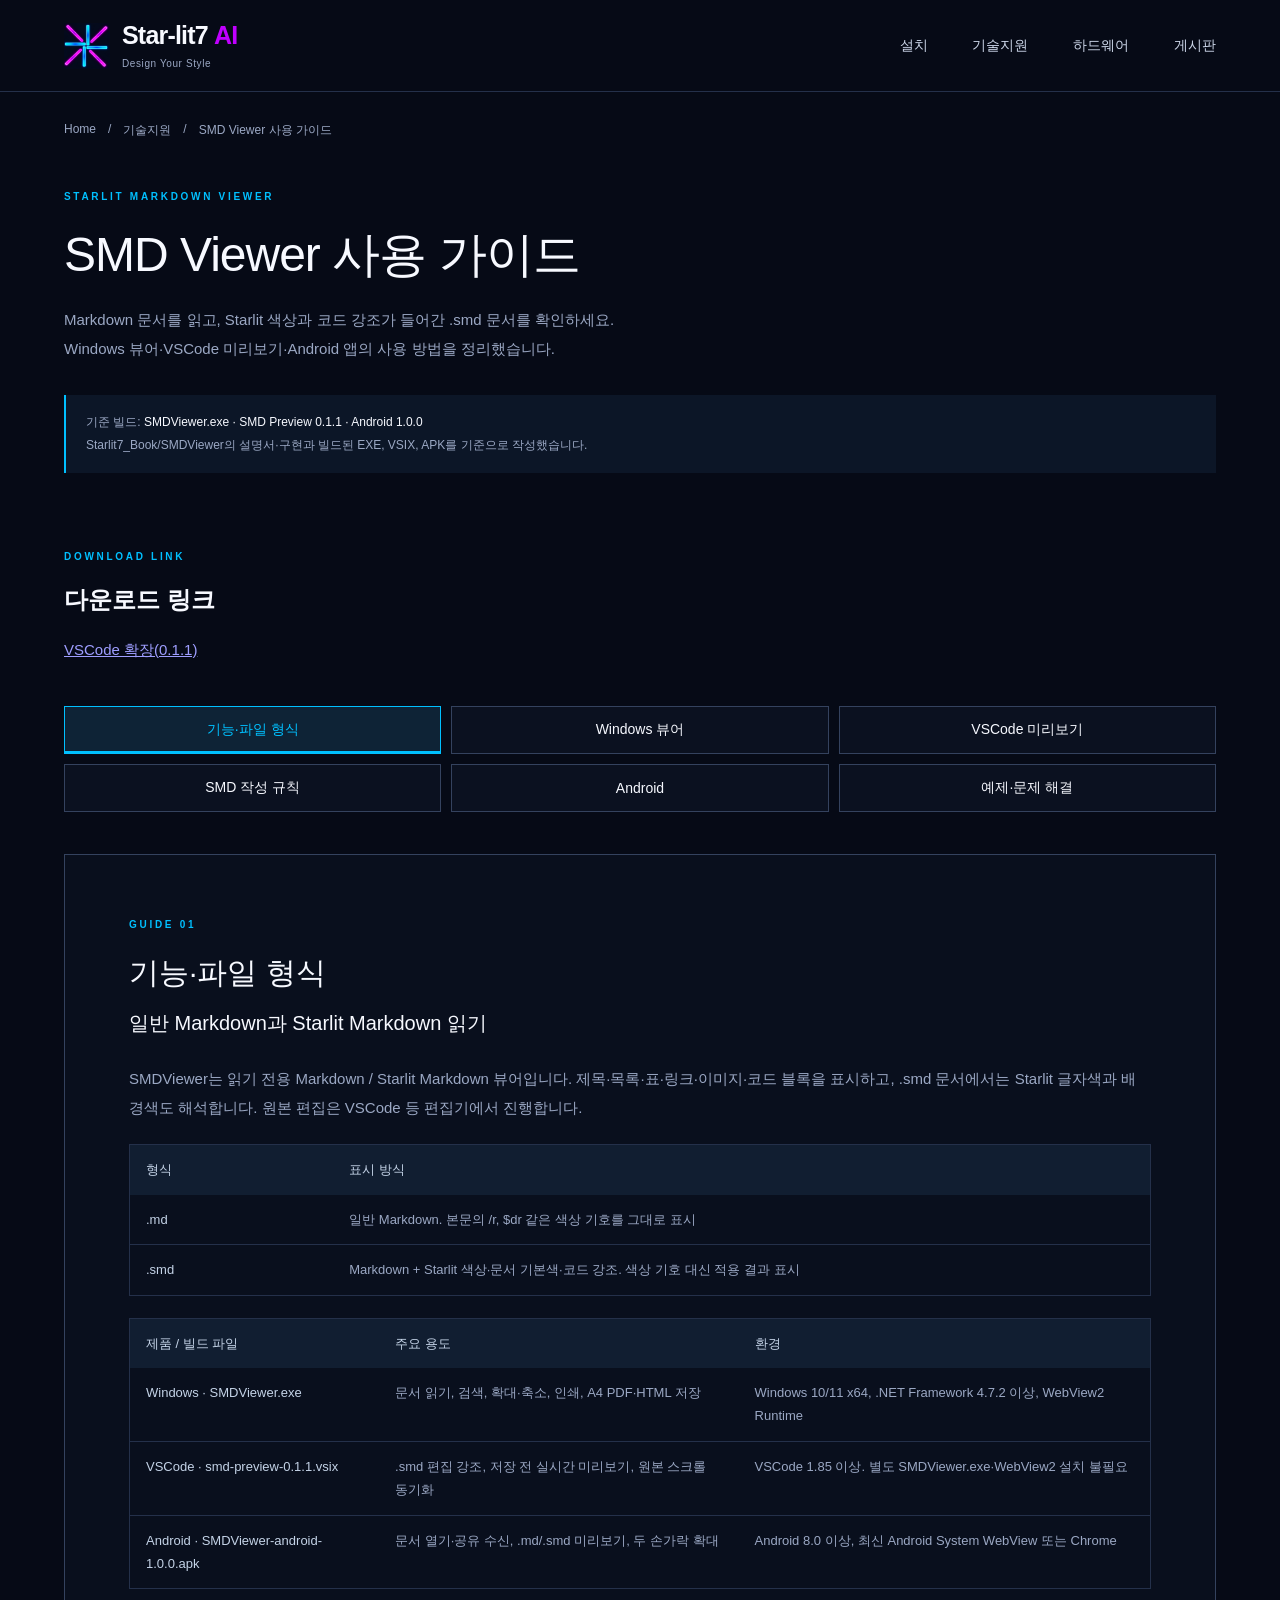
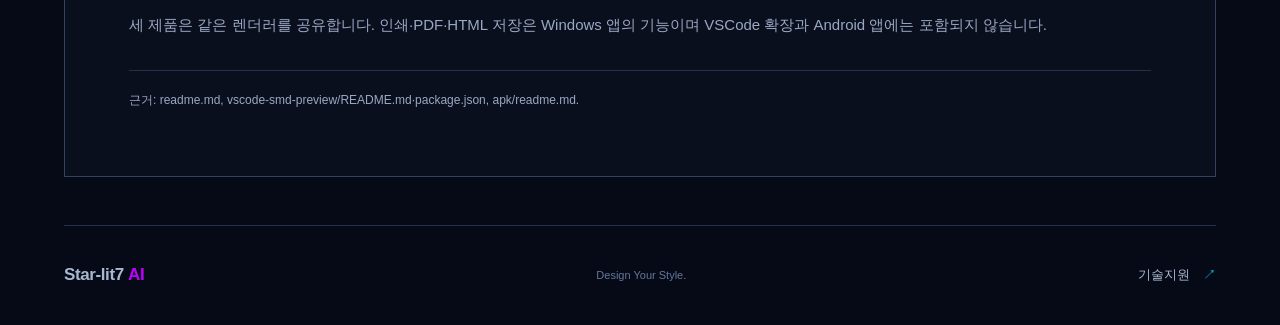
<file: smd_viewer.html>
<!doctype html>
<html lang="ko">
<head>
  <meta charset="utf-8">
  <meta name="viewport" content="width=device-width, initial-scale=1">
  <meta name="color-scheme" content="dark">
  <meta name="description" content="SMDViewer의 Windows 문서 열기·PDF·HTML 저장, SMD Preview 0.1.1의 VSCode 미리보기, Android 사용법과 SMD 색상 규칙.">
  <title>SMD Viewer 사용 가이드 | Star-lit7 AI</title>
  <link rel="stylesheet" href="style.css">
  <link rel="stylesheet" href="home.css">
  <link rel="stylesheet" href="support.css">
  <link rel="stylesheet" href="vscode_extensions.css">
  <link rel="stylesheet" href="site-nav.css">
  <script src="starlit_guide.js" defer></script>
</head>
<body class="home support-page">
  <a class="skip-link" href="#main">본문으로 이동</a>
  <header class="topbar home-header">
    <a class="brand" href="index.html" aria-label="Star-lit7 AI 메인 페이지"><img class="brand-mark" src="res/img24.png" alt="" width="46" height="46"><span>Star-lit7 <b>AI</b><small>Design Your Style</small></span></a>
    <nav class="home-nav" aria-label="주요 메뉴"><a href="https://github.com/P-D-Starlit/Starlit_7_AI/releases/tag/v7.0.0">설치</a><a href="support.html">기술지원</a><a href="index.html#hardware">하드웨어</a><a href="board.html">게시판</a></nav>
  </header>
  <main id="main" class="home-main guide-main" tabindex="-1">
    <nav class="support-breadcrumb" aria-label="현재 위치"><a href="index.html">Home</a><span aria-hidden="true">/</span><a href="support.html">기술지원</a><span aria-hidden="true">/</span><span aria-current="page">SMD Viewer 사용 가이드</span></nav>
    <section class="guide-intro" aria-labelledby="guide-title"><p class="home-eyebrow">STARLIT MARKDOWN VIEWER</p><h1 id="guide-title">SMD Viewer 사용 가이드</h1><p class="section-description">Markdown 문서를 읽고, Starlit 색상과 코드 강조가 들어간 .smd 문서를 확인하세요. Windows 뷰어·VSCode 미리보기·Android 앱의 사용 방법을 정리했습니다.</p></section>
    <p class="guide-source">기준 빌드: <strong>SMDViewer.exe · SMD Preview 0.1.1 · Android 1.0.0</strong><br>Starlit7_Book/SMDViewer의 설명서·구현과 빌드된 EXE, VSIX, APK를 기준으로 작성했습니다.</p>
    <section class="guide-intro" aria-labelledby="guide-title"><p class="home-eyebrow">DOWNLOAD LINK</p><h2 id="guide-title">다운로드 링크</h2><p class="section-description"><a href="programs/smd-preview-0.1.1.vsix">VSCode 확장(0.1.1)</a></p></section>
    <nav class="guide-topics" aria-label="SMD Viewer 가이드 항목">
      <a id="topic-overview" class="topic-link" href="#overview">기능·파일 형식</a>
      <a id="topic-windows" class="topic-link" href="#windows">Windows 뷰어</a>
      <a id="topic-vscode" class="topic-link" href="#vscode">VSCode 미리보기</a>
      <a id="topic-smd" class="topic-link" href="#smd">SMD 작성 규칙</a>
      <a id="topic-android" class="topic-link" href="#android">Android</a>
      <a id="topic-help" class="topic-link" href="#help">예제·문제 해결</a>
    </nav>
    <div class="guide-content">
      <section id="overview" class="guide-panel" aria-labelledby="heading-overview">
        <p class="home-eyebrow">GUIDE 01</p><h2 id="heading-overview">기능·파일 형식</h2><p class="lesson-subtitle">일반 Markdown과 Starlit Markdown 읽기</p>
        <div class="lesson-body">
          <p>SMDViewer는 읽기 전용 Markdown / Starlit Markdown 뷰어입니다. 제목·목록·표·링크·이미지·코드 블록을 표시하고, .smd 문서에서는 Starlit 글자색과 배경색도 해석합니다. 원본 편집은 VSCode 등 편집기에서 진행합니다.</p>
          <div class="guide-table-scroll" role="region" aria-label="파일 형식별 표시" tabindex="0"><table class="guide-table"><thead><tr><th scope="col">형식</th><th scope="col">표시 방식</th></tr></thead><tbody><tr><th scope="row">.md</th><td>일반 Markdown. 본문의 /r, $dr 같은 색상 기호를 그대로 표시</td></tr><tr><th scope="row">.smd</th><td>Markdown + Starlit 색상·문서 기본색·코드 강조. 색상 기호 대신 적용 결과 표시</td></tr></tbody></table></div>
          <div class="guide-table-scroll" role="region" aria-label="제품별 기능" tabindex="0"><table class="guide-table"><thead><tr><th scope="col">제품 / 빌드 파일</th><th scope="col">주요 용도</th><th scope="col">환경</th></tr></thead><tbody>
            <tr><th scope="row">Windows · SMDViewer.exe</th><td>문서 읽기, 검색, 확대·축소, 인쇄, A4 PDF·HTML 저장</td><td>Windows 10/11 x64, .NET Framework 4.7.2 이상, WebView2 Runtime</td></tr>
            <tr><th scope="row">VSCode · smd-preview-0.1.1.vsix</th><td>.smd 편집 강조, 저장 전 실시간 미리보기, 원본 스크롤 동기화</td><td>VSCode 1.85 이상. 별도 SMDViewer.exe·WebView2 설치 불필요</td></tr>
            <tr><th scope="row">Android · SMDViewer-android-1.0.0.apk</th><td>문서 열기·공유 수신, .md/.smd 미리보기, 두 손가락 확대</td><td>Android 8.0 이상, 최신 Android System WebView 또는 Chrome</td></tr>
          </tbody></table></div>
          <p>세 제품은 같은 렌더러를 공유합니다. 인쇄·PDF·HTML 저장은 Windows 앱의 기능이며 VSCode 확장과 Android 앱에는 포함되지 않습니다.</p>
        </div><p class="lesson-note">근거: readme.md, vscode-smd-preview/README.md·package.json, apk/readme.md.</p>
      </section>
      <section id="windows" class="guide-panel" aria-labelledby="heading-windows">
        <p class="home-eyebrow">GUIDE 02</p><h2 id="heading-windows">Windows 뷰어</h2><p class="lesson-subtitle">문서 열기부터 PDF·HTML로 보관하기까지</p>
        <div class="lesson-body">
          <h3>문서 열기</h3><ol><li>제공된 SMDViewer.exe를 원하는 위치에 복사합니다. PNG나 DLL을 함께 복사할 필요는 없습니다.</li><li>앱을 실행하고 열기 또는 Ctrl+O로 .md/.smd 문서를 선택합니다.</li><li>파일을 EXE 아이콘에 끌어 놓거나, 문서의 연결 프로그램을 SMDViewer.exe로 지정해 열 수도 있습니다.</li><li>문서를 수정한 뒤에는 새로고침, Ctrl+R 또는 F5로 다시 읽습니다. 앱 자체는 원본을 편집하지 않습니다.</li></ol>
          <div class="guide-table-scroll" role="region" aria-label="Windows 기능과 단축키" tabindex="0"><table class="guide-table"><thead><tr><th scope="col">기능</th><th scope="col">버튼 / 단축키</th></tr></thead><tbody><tr><th scope="row">문서 열기</th><td>열기 / Ctrl+O</td></tr><tr><th scope="row">인쇄 미리보기·프린터 선택</th><td>인쇄 / Ctrl+P</td></tr><tr><th scope="row">A4 PDF</th><td>PDF 저장</td></tr><tr><th scope="row">단일 HTML 파일</th><td>HTML 저장 / Ctrl+S</td></tr><tr><th scope="row">검색</th><td>찾기 / Ctrl+F</td></tr><tr><th scope="row">다시 읽기</th><td>새로고침 / Ctrl+R / F5</td></tr><tr><th scope="row">확대·축소</th><td>+ / − / 100%</td></tr><tr><th scope="row">표시 모드</th><td>다크 모드 / 브라이트 모드. 시작 시 기본 다크</td></tr></tbody></table></div>
          <h3>PDF·HTML 저장</h3><p>PDF는 A4와 배경색을 포함해 저장합니다. HTML은 스타일과 문서 폴더 안의 상대 경로 이미지를 포함한 단일 파일로 저장합니다. 원본의 배경색과 글자색을 유지합니다.</p><p>로컬 이미지는 문서와 같은 폴더 또는 하위 폴더에 둡니다. 외부 이미지는 서버 CORS 정책 때문에 HTML 내장이 거부될 수 있으며, 이 경우 앱이 오류를 표시합니다. 문서의 HTML 태그는 실행하지 않고 문자로 표시합니다.</p>
          <h3>실행 환경</h3><p>.NET Framework와 Microsoft Edge WebView2 Runtime이 필요하며 EXE에 함께 포함되지는 않습니다. 일반 문서 읽기에는 관리자 권한이나 인터넷 연결이 필요하지 않습니다. 외부 이미지를 참조한 경우 해당 이미지를 읽을 때 네트워크를 사용합니다.</p>
        </div><p class="lesson-note">근거: readme.md와 src/ViewerForm.cs의 버튼·파일 열기·저장 구현.</p>
      </section>
      <section id="vscode" class="guide-panel" aria-labelledby="heading-vscode">
        <p class="home-eyebrow">GUIDE 03 · SMD PREVIEW 0.1.1</p><h2 id="heading-vscode">VSCode 미리보기</h2><p class="lesson-subtitle">왼쪽에서 작성하고 오른쪽에서 바로 확인하기</p>
        <div class="lesson-body">
          <ol><li>VSCode의 확장 → … → VSIX에서 설치(Install from VSIX...)에서 smd-preview-0.1.1.vsix를 선택합니다.</li><li>.smd 파일을 열고 언어 모드가 Starlit Markdown인지 확인합니다.</li><li>편집기 우상단의 Open Preview to the Side를 누릅니다. 명령 팔레트의 SMD: Open Preview to the Side, 파일 탐색기의 .smd 우클릭 메뉴로도 열 수 있습니다.</li><li>왼쪽 내용을 편집하면 저장하기 전에도 오른쪽 미리보기에 반영됩니다.</li></ol>
          <div class="guide-table-scroll" role="region" aria-label="SMD Preview 조작" tabindex="0"><table class="guide-table"><thead><tr><th scope="col">조작</th><th scope="col">사용법</th></tr></thead><tbody><tr><th scope="row">오른쪽 미리보기</th><td>Ctrl+K를 누른 다음 V 또는 Ctrl+Shift+V. macOS는 Cmd</td></tr><tr><th scope="row">새로고침</th><td>SMD: Refresh Preview</td></tr><tr><th scope="row">기본 표시 모드</th><td>smdPreview.theme: dark / bright. 미리보기 위쪽에서도 전환</td></tr><tr><th scope="row">미리보기 탭</th><td>같은 문서는 기존 탭 재사용. 문서별로 각각 열기·저장된 문서 탭 복원 지원</td></tr></tbody></table></div>
          <h3>0.1.1의 스크롤 동기화</h3><p>원본 편집기를 위아래로 스크롤하면 해당 소스 줄에 맞춰 미리보기가 따라갑니다. 처음 열 때도 현재 위치에 맞추고, 숨겨지는 첫 줄 색상 설정과 긴 코드 블록 내부의 줄 위치도 반영합니다.</p><p>미리보기를 직접 스크롤해 따로 읽다가 원본을 다시 스크롤하면 동기화를 이어갑니다. 긴 본문은 블록 사이 위치를 보간하므로 글꼴과 자동 줄바꿈에 따라 약간의 차이는 생길 수 있습니다.</p>
          <h3>이미지와 링크</h3><p>문서 폴더나 작업 영역 안의 상대 경로 이미지를 표시합니다. 작업 영역 밖 ../ 이미지는 허용된 리소스 범위 밖이면 표시하지 않습니다. 외부 HTTP(S) 이미지도 지원합니다. 웹 링크는 기본 브라우저로, 상대 경로 .smd/.md 링크는 편집기로 엽니다.</p><p>확장은 렌더러와 Starlit 문법 강조를 포함하므로 Starlitliter나 SMDViewer.exe를 따로 설치하지 않아도 됩니다. 인쇄·PDF·HTML 저장이 필요하면 Windows 뷰어를 사용하세요.</p>
        </div><p class="lesson-note">근거: vscode-smd-preview/README.md·CHANGELOG.md·package.json·extension.js.</p>
      </section>
      <section id="smd" class="guide-panel" aria-labelledby="heading-smd">
        <p class="home-eyebrow">GUIDE 04</p><h2 id="heading-smd">SMD 작성 규칙</h2><p class="lesson-subtitle">글자색·배경색과 Starlit 코드 강조</p>
        <div class="lesson-body">
          <div class="guide-table-scroll" role="region" aria-label="SMD 색상 기호" tabindex="0"><table class="guide-table"><thead><tr><th scope="col">기호</th><th scope="col">결과</th></tr></thead><tbody><tr><th scope="row">/r · /#FF0000</th><td>빨간 글자</td></tr><tr><th scope="row">$r · $#FF0000</th><td>빨간 배경</td></tr><tr><th scope="row">/dr · $dr</th><td>어두운 빨강 글자 / 배경</td></tr><tr><th scope="row">/R · $R</th><td>연한 빨강 글자 / 배경</td></tr><tr><th scope="row">/d1</th><td>기본 글자색 복원. 배경색 유지</td></tr><tr><th scope="row">$d1</th><td>기본 배경색 복원. 글자색 유지</td></tr><tr><th scope="row">// · $$</th><td>문자 / · $ 출력</td></tr></tbody></table></div>
          <p>색상 코드는 r o y l g t c s b v m p w k의 소문자·대문자이며 앞에 d를 붙일 수 있습니다. 56개 RGB 값은 Starlitliter의 기본 색상과 같습니다.</p>
          <p><strong>SMDViewer의 본문 색상은 복원 기호가 나올 때까지 유지됩니다.</strong> 줄바꿈만으로 색상을 해제하지 않습니다. 인라인 코드 내부 색상은 해당 영역 안에서만 유지됩니다. 링크 URL과 일반 코드 블록의 원문은 변경하지 않습니다.</p>
          <h3>문서 전체 기본색</h3><p>.smd의 맨 첫 줄 전체를 색상 기호로 쓰면 문서 배경과 기본 글자색을 정합니다. 이 줄은 본문에 출력하지 않습니다.</p>
          <pre><code>$dK/w
# SMD 문서

진한 회색 배경과 흰색 기본 글자입니다.
/r빨강 /o주황 /#FF00FF자홍 /d1기본 글자색
$dr어두운 빨강 배경 $d1기본 배경</code></pre>
          <p>첫 줄에 문서 색상을 지정하면 그 값이 우선하며 다크·브라이트 모드 메뉴는 비활성화됩니다. 첫 줄 설정이 없거나 .md 문서이면 모드를 선택할 수 있습니다. 제목 아래 선과 표 테두리도 문서 색상에 맞춰 표시합니다.</p>
          <h3>인라인 코드와 코드 블록</h3><p>인라인 코드가 <samp>`$dr빨강`</samp>처럼 배경 지정으로 시작하면 코드 요소의 여백까지 배경색을 적용합니다.</p><p>코드 울타리의 언어를 starlit으로 쓰면 Starlitliter의 기본 문법 강조를 적용합니다. starlit$dr/w처럼 울타리에 기본 배경·글자색을 더할 수도 있습니다.</p>
          <pre><code>```starlit$dr/w
main:
    OLED &lt;&lt; "Hello, Starlit!" &lt;&lt; OLED.ln
```</code></pre>
          <p>키워드·문자열·숫자·주석에는 문법 강조색이 우선합니다. 코드 문자열 안의 /r 같은 기호는 원문으로 남습니다. 개인 VSCode 강조 설정이나 외부 라이브러리 탐색까지 가져오는 방식은 아닙니다.</p>
        </div><p class="lesson-note">근거: readme.md·readme.smd의 SMD 규칙. 이 항목은 SMDViewer 규칙을 설명하며 사이트 게시판의 색상 처리와 구분합니다.</p>
      </section>
      <section id="android" class="guide-panel" aria-labelledby="heading-android">
        <p class="home-eyebrow">GUIDE 05 · ANDROID 1.0.0</p><h2 id="heading-android">Android</h2><p class="lesson-subtitle">휴대전화에서 받은 .smd / .md 읽기</p>
        <div class="lesson-body">
          <p>Android 8.0 이상과 최신 Android System WebView 또는 Chrome이 필요합니다. 제공 파일은 SMDViewer-android-1.0.0.apk이며, 로컬 설치용 개발 인증서로 서명한 APK로 Play 스토어 배포본은 아닙니다.</p>
          <ol><li>제공된 APK를 휴대전화에 설치합니다.</li><li>카카오톡이나 파일 앱에서 받은 .smd/.md 문서를 내려받습니다.</li><li>파일 열기에서 SMDViewer를 선택합니다. 직접 선택할 수 없다면 공유 / 다른 앱으로 열기를 사용합니다.</li><li>또는 SMDViewer의 파일 열기로 다운로드한 문서를 고릅니다.</li></ol>
          <p>.SMD/.MD처럼 대문자 확장자도 지원합니다. 파일명으로 형식을 판단하고, 파일명이 없으면 MIME 형식을 확인합니다. 구분할 수 없으면 SMD / Markdown 선택창을 표시합니다.</p>
          <h3>문서·이미지와 보관</h3><ul><li>다크·브라이트 모드, 첫 줄 기본색, Starlit 강조와 두 손가락 확대·축소를 지원합니다.</li><li>UTF-8, UTF-8 BOM, UTF-16 BOM, CP949 한글 문서를 최대 16 MB까지 읽습니다.</li><li>받은 파일의 읽기 권한으로 동작하며 원본을 변경하지 않습니다. 마지막 문서의 텍스트와 형식을 앱 내부에 보관해 다시 표시할 수 있습니다.</li><li>카카오톡의 단일 파일 전달은 주변 이미지 파일의 권한을 주지 않으므로 이 버전은 상대 경로 이미지를 표시하지 않습니다. 문서에 넣은 data 이미지나 HTTPS 이미지를 사용합니다.</li><li>문서 텍스트는 오프라인으로 볼 수 있습니다. HTTPS 이미지를 읽을 때는 네트워크를 사용합니다.</li></ul>
          <p>앱은 ACTION_VIEW와 ACTION_SEND 수신을 등록했습니다. 카카오톡 버전·파일 제공 방식에 따라 버튼 이름과 연결 과정은 달라질 수 있습니다.</p>
        </div><p class="lesson-note">근거: apk/readme.md. 해당 빌드 설명서에서는 APK 빌드·서명·파일 처리 검증은 완료했으나 실기기·카카오톡에서 실제 열기는 미확인으로 기록했습니다.</p>
      </section>
      <section id="help" class="guide-panel" aria-labelledby="heading-help">
        <p class="home-eyebrow">GUIDE 06</p><h2 id="heading-help">예제·문제 해결</h2><p class="lesson-subtitle">같은 내용을 .md와 .smd로 비교해 보세요</p>
        <div class="lesson-body">
          <p><a class="example-download" href="examples/smd-viewer/sample.smd" download>SMD 예제 다운로드 ↓</a> <a class="example-download" href="examples/smd-viewer/sample.md" download>일반 Markdown 예제 다운로드 ↓</a></p><p>두 파일은 같은 내용을 담습니다. .smd에서는 첫 줄 기본색과 본문 색상을 적용하고, .md에서는 색상 기호를 그대로 보여 줍니다. Starlit 코드 블록과 인라인 코드의 표시도 비교해 보세요.</p>
          <div class="guide-table-scroll" role="region" aria-label="SMD Viewer 문제 해결" tabindex="0"><table class="guide-table"><thead><tr><th scope="col">증상</th><th scope="col">확인할 내용</th></tr></thead><tbody>
            <tr><th scope="row">색상 기호가 글자로 보임</th><td>문서 확장자가 .md인지 확인. SMD 처리는 .smd로 저장하고 열기</td></tr><tr><th scope="row">모드 선택이 비활성화됨</th><td>SMD 첫 줄 전체에 기본색 지정이 있는지 확인. 문서 지정 색상을 우선하는 정상 동작</td></tr><tr><th scope="row">색상이 계속 이어짐</th><td>SMD는 복원 기호까지 유지. /d1로 글자색, $d1로 배경색 복원</td></tr><tr><th scope="row">Windows 화면 초기화 실패</th><td>.NET Framework 4.7.2 이상과 Microsoft Edge WebView2 Runtime 설치 상태 확인</td></tr><tr><th scope="row">VSCode 미리보기 메뉴가 없음</th><td>SMD Preview 설치 여부와 .smd 확장자·Starlit Markdown 언어 모드 확인</td></tr><tr><th scope="row">VSCode 인쇄·PDF 버튼이 없음</th><td>저장·인쇄 기능은 Windows 앱에서 사용</td></tr><tr><th scope="row">이미지가 안 보임</th><td>Windows는 문서 폴더·하위 경로, VSCode는 허용 작업 영역을 확인. Android 1.0.0은 상대 경로 이미지 미지원</td></tr><tr><th scope="row">HTML 내보내기 중 외부 이미지 오류</th><td>이미지 서버의 CORS 정책 확인. 문서 폴더의 로컬 이미지로 바꿔 저장</td></tr><tr><th scope="row">원본 변경이 반영되지 않음</th><td>Windows는 원본 저장 후 새로고침. VSCode는 SMD: Refresh Preview와 활성 문서 확인</td></tr>
          </tbody></table></div>
          <h3>빌드 자료의 검증 범위</h3><p>제공된 설명서에는 공유 렌더러·확장 자동 테스트와 Android 빌드·서명 검증이 통과했다고 기록되어 있습니다. Windows WebView2 통합 검증은 초기화 오류, VSCode 개발 호스트 통합 검증은 시작 중 종료로 완료하지 못했고, Android 실기기도 미확인입니다. 빌드 파일 존재와 실제 화면·출력 성공은 구분해 안내합니다.</p>
          <h3>참조 자료</h3><ul><li>SMDViewer/readme.md와 readme.smd</li><li>src/ViewerForm.cs와 공유 렌더러</li><li>vscode-smd-preview/README.md, CHANGELOG.md, package.json, extension.js</li><li>apk/readme.md와 빌드된 Android 1.0.0 APK</li></ul>
          <p>사용 중 문제가 생기면 <a href="board.html">게시판</a>에 제품 종류, 버전, 문서 확장자와 오류 메시지를 남겨 주세요.</p>
        </div><p class="lesson-note">제공된 SMDViewer 폴더의 현재 빌드를 설명하는 안내입니다.</p>
      </section>
    </div>
  </main>
  <footer class="home-footer"><a href="index.html">Star-lit7 <b>AI</b></a><span>Design Your Style.</span><a href="support.html">기술지원 <span aria-hidden="true">↗</span></a></footer>
</body>
</html>
</file>
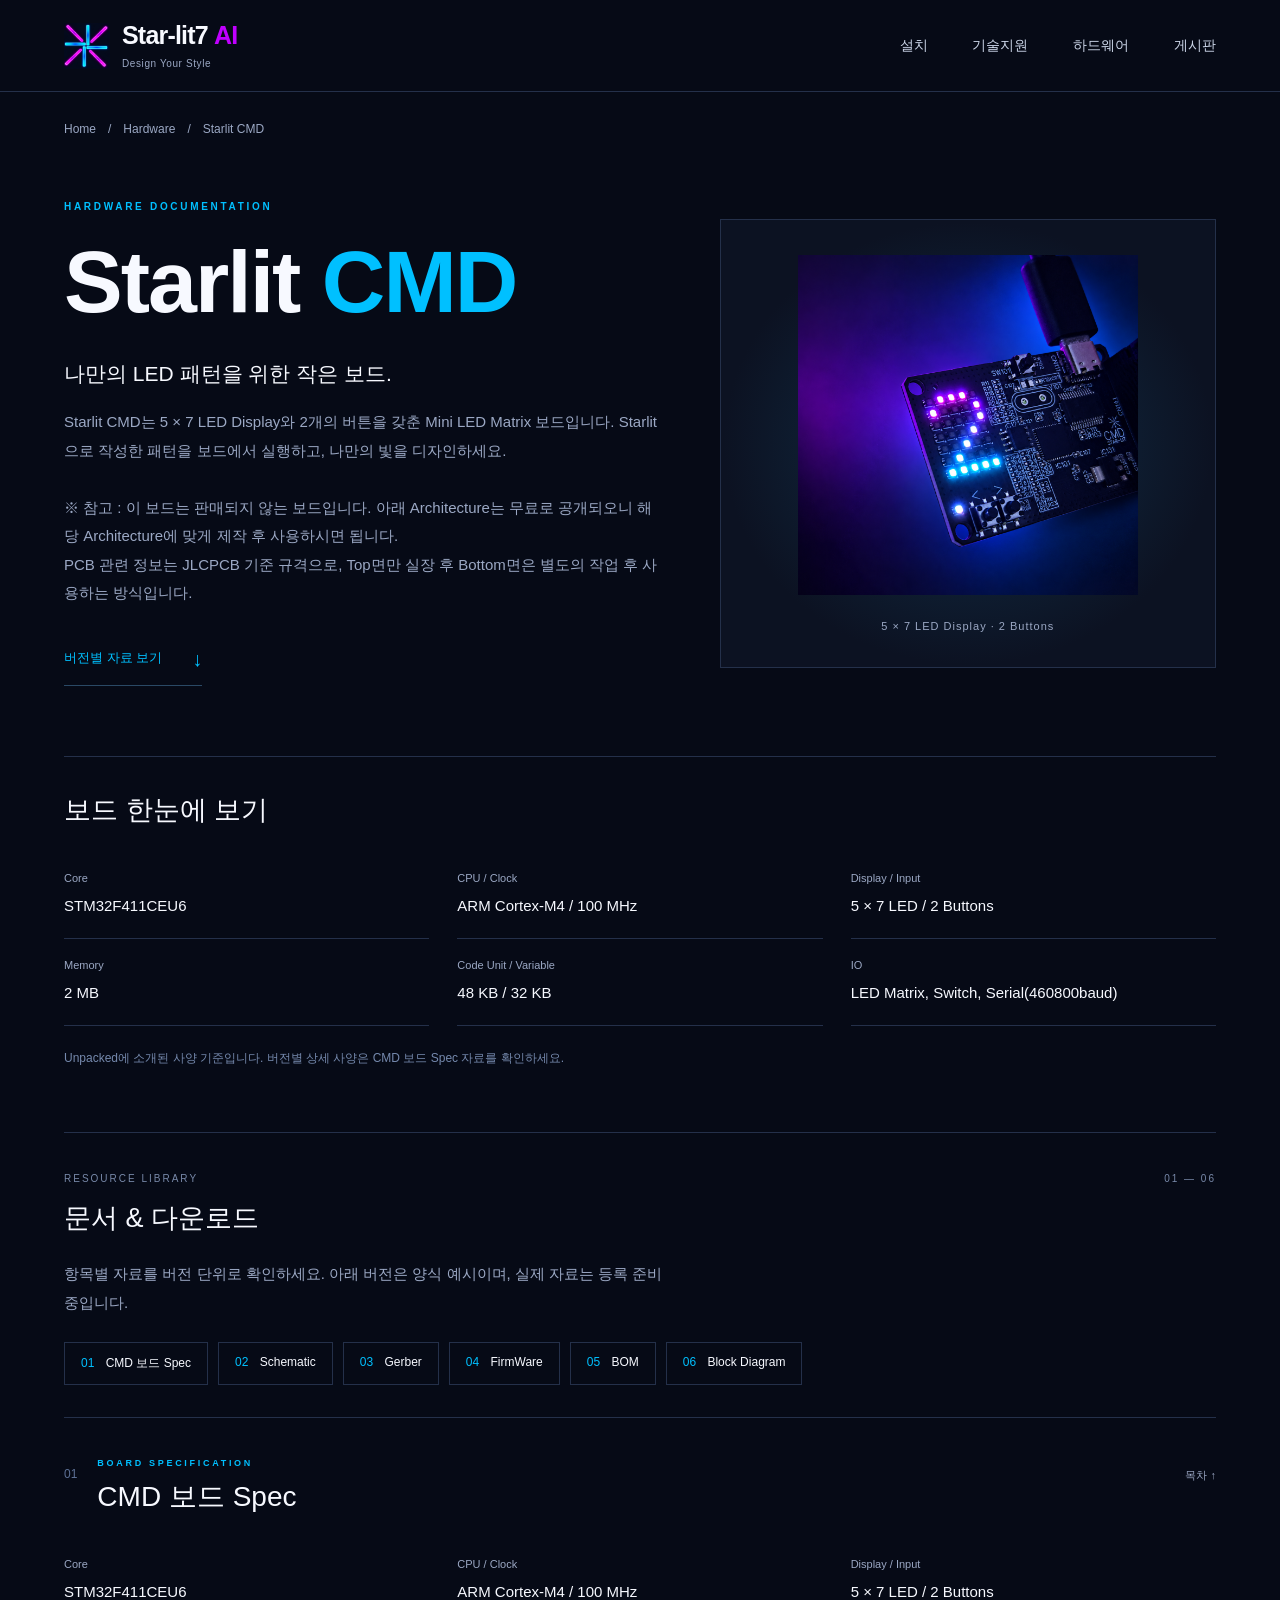
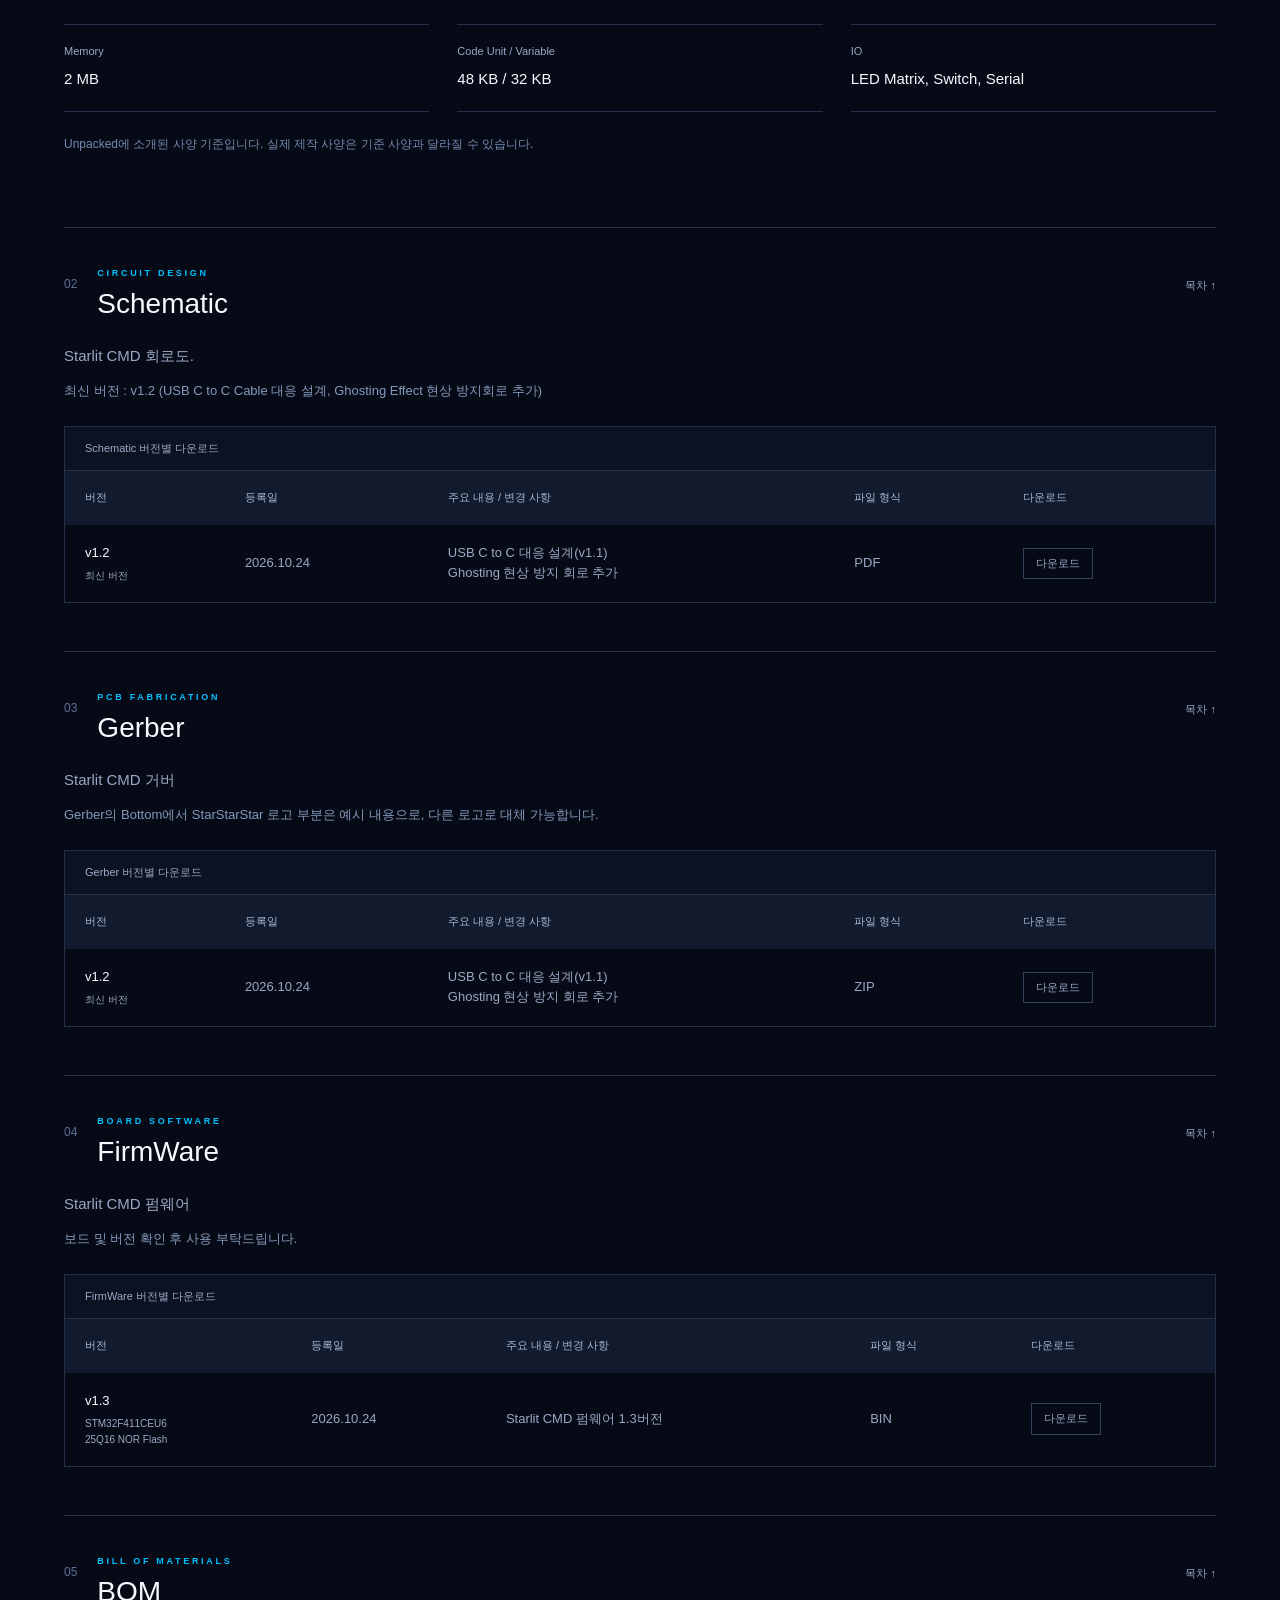
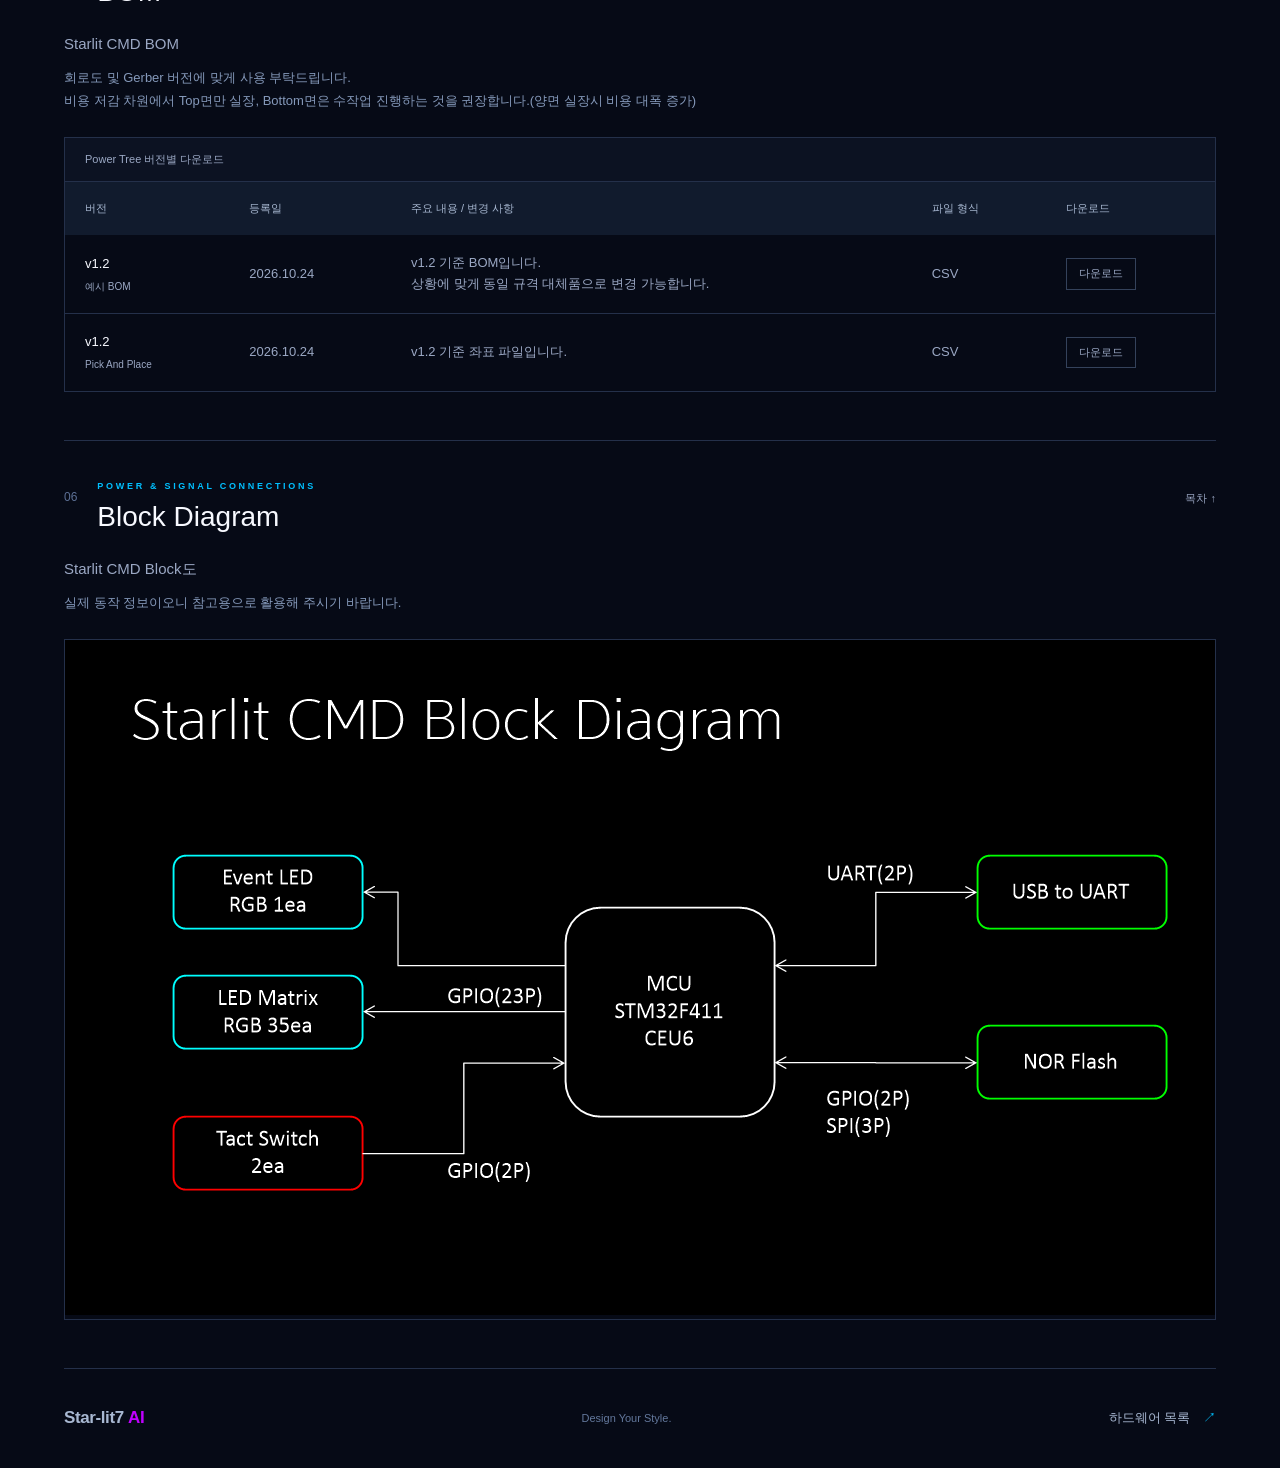
<file: starlit_cmd.html>
<!doctype html>
<html lang="ko">
<head>
  <meta charset="utf-8">
  <meta name="viewport" content="width=device-width, initial-scale=1">
  <meta name="color-scheme" content="dark">
  <meta name="description" content="Starlit CMD 보드 소개 및 버전별 기술 자료.">
  <title>Starlit CMD | Star-lit7 AI</title>
  <link rel="stylesheet" href="style.css">
  <link rel="stylesheet" href="home.css">
  <link rel="stylesheet" href="starlit_cmd.css">
  <link rel="stylesheet" href="site-nav.css">
</head>
<body class="home cmd-page">
  <a class="skip-link" href="#main">본문으로 이동</a>
  <header class="topbar home-header">
    <a class="brand" href="index.html" aria-label="Star-lit7 AI 메인 페이지">
      <img class="brand-mark" src="res/img24.png" alt="" width="46" height="46">
      <span>Star-lit7 <b>AI</b><small>Design Your Style</small></span>
    </a>
    <nav class="home-nav" aria-label="주요 메뉴">
      <a href="https://github.com/P-D-Starlit/Starlit_7_AI/releases/tag/v7.0.0" download>설치</a>
      <a href="support.html">기술지원</a>
      <a href="index.html#hardware">하드웨어</a>
    <a href="board.html">게시판</a></nav>
    <!-- <nav class="home-nav" aria-label="현재 위치"><a href="index.html">홈</a><a href="index.html#hardware">하드웨어</a><a href="#resources">자료실</a></nav> -->
  </header>
  <main id="main" class="home-main" tabindex="-1">
    <nav class="breadcrumb" aria-label="현재 위치"><a href="index.html">Home</a><span aria-hidden="true">/</span><a href="index.html#hardware">Hardware</a><span aria-hidden="true">/</span><span aria-current="page">Starlit CMD</span></nav>
    <section class="cmd-hero" aria-labelledby="cmd-title">
      <div>
        <p class="home-eyebrow">HARDWARE DOCUMENTATION</p>
        <h1 id="cmd-title">Starlit <span>CMD</span></h1>
        <p class="cmd-lead">나만의 LED 패턴을 위한 작은 보드.</p>
        <p class="section-description">Starlit CMD는 5 × 7 LED Display와 2개의 버튼을 갖춘 Mini LED Matrix 보드입니다. Starlit으로 작성한 패턴을 보드에서 실행하고, 나만의 빛을 디자인하세요.<br><br>※ 참고 : 이 보드는 판매되지 않는 보드입니다. 아래 Architecture는 무료로 공개되오니 해당 Architecture에 맞게 제작 후 사용하시면 됩니다.<br>PCB 관련 정보는 JLCPCB 기준 규격으로, Top면만 실장 후 Bottom면은 별도의 작업 후 사용하는 방식입니다.</p>
        <a class="text-link" href="#resources">버전별 자료 보기 <span aria-hidden="true">↓</span></a>
      </div>
      <figure class="cmd-product"><img src="res/image25.png" alt="Starlit CMD LED Matrix 보드"><figcaption>5 × 7 LED Display · 2 Buttons</figcaption></figure>
    </section>
    <section class="cmd-overview" aria-labelledby="overview-title">
      <h2 id="overview-title">보드 한눈에 보기</h2>
      <dl class="cmd-specs">
        <div><dt>Core</dt><dd>STM32F411CEU6</dd></div>
        <div><dt>CPU / Clock</dt><dd>ARM Cortex-M4 / 100 MHz</dd></div>
        <div><dt>Display / Input</dt><dd>5 × 7 LED / 2 Buttons</dd></div>
        <div><dt>Memory</dt><dd>2 MB</dd></div>
        <div><dt>Code Unit / Variable</dt><dd>48 KB / 32 KB</dd></div>
        <div><dt>IO</dt><dd>LED Matrix, Switch, Serial(460800baud)</dd></div>
      </dl>
      <p class="support-note">Unpacked에 소개된 사양 기준입니다. 버전별 상세 사양은 CMD 보드 Spec 자료를 확인하세요.</p>
    </section>
    <div id="resources" class="cmd-resources">
      <div class="section-kicker"><span>RESOURCE LIBRARY</span><span>01 — 06</span></div>
      <h2>문서 &amp; 다운로드</h2>
      <p class="section-description">항목별 자료를 버전 단위로 확인하세요. 아래 버전은 양식 예시이며, 실제 자료는 등록 준비 중입니다.</p>
      <nav class="resource-nav" aria-label="현재 위치">
        <a href="#spec"><span>01</span> CMD 보드 Spec</a>
        <a href="#schematic"><span>02</span> Schematic</a>
        <a href="#gerber"><span>03</span> Gerber</a>
        <a href="#firmware"><span>04</span> FirmWare</a>
        <a href="#BOM"><span>05</span> BOM</a>
        <a href="#diagram"><span>06</span> Block Diagram</a>
      </nav>
    </div>
    <section class="resource-section" id="spec" aria-labelledby="spec-title">
      <div class="resource-heading"><span class="section-number">01</span><div><p class="home-eyebrow">BOARD SPECIFICATION</p><h2 id="spec-title">CMD 보드 Spec</h2></div><a href="#resources" class="back-top" aria-label="자료 목차로 이동">목차 ↑</a></div>
      <dl class="cmd-specs">
        <div><dt>Core</dt><dd>STM32F411CEU6</dd></div>
        <div><dt>CPU / Clock</dt><dd>ARM Cortex-M4 / 100 MHz</dd></div>
        <div><dt>Display / Input</dt><dd>5 × 7 LED / 2 Buttons</dd></div>
        <div><dt>Memory</dt><dd>2 MB</dd></div>
        <div><dt>Code Unit / Variable</dt><dd>48 KB / 32 KB</dd></div>
        <div><dt>IO</dt><dd>LED Matrix, Switch, Serial</dd></div>
      </dl>
      <p class="support-note">Unpacked에 소개된 사양 기준입니다. 실제 제작 사양은 기준 사양과 달라질 수 있습니다.</p>
      <!-- 실제 파일 등록 시 준비 중 표시를 download 속성이 있는 파일 링크로 교체하세요. -->
    </section>
    <section class="resource-section" id="schematic" aria-labelledby="schematic-title">
      <div class="resource-heading"><span class="section-number">02</span><div><p class="home-eyebrow">CIRCUIT DESIGN</p><h2 id="schematic-title">Schematic</h2></div><a href="#resources" class="back-top" aria-label="자료 목차로 이동">목차 ↑</a></div>
      <p class="section-description" lang="en">Starlit CMD 회로도.</p>
      <p class="placeholder-copy" lang="en">최신 버전 : v1.2 (USB C to C Cable 대응 설계, Ghosting Effect 현상 방지회로 추가)</p>
      <div class="table-scroll" role="region" aria-labelledby="schematic-title" tabindex="0">
        <table class="download-table">
          <caption>Schematic 버전별 다운로드</caption>
          <thead><tr><th scope="col">버전</th><th scope="col">등록일</th><th scope="col">주요 내용 / 변경 사항</th><th scope="col">파일 형식</th><th scope="col">다운로드</th></tr></thead>
          <tbody>
            <tr><th scope="row">v1.2<small>최신 버전</small></th><td>2026.10.24</td><td lang="en">USB C to C 대응 설계(v1.1)<br>Ghosting 현상 방지 회로 추가</td><td>PDF</td><td><a href="Schematics/Starlit_CMD/SCH_Starlit_CMD_1V2.pdf"><span class="download-pending">다운로드</span></a></td></tr>
          </tbody>
        </table>
      </div>
      <!-- 실제 파일 등록 시 준비 중 표시를 download 속성이 있는 파일 링크로 교체하세요. -->
    </section>
    <section class="resource-section" id="gerber" aria-labelledby="gerber-title">
      <div class="resource-heading"><span class="section-number">03</span><div><p class="home-eyebrow">PCB FABRICATION</p><h2 id="gerber-title">Gerber</h2></div><a href="#resources" class="back-top" aria-label="자료 목차로 이동">목차 ↑</a></div>
      <p class="section-description" lang="en">Starlit CMD 거버</p>
      <p class="placeholder-copy" lang="en">Gerber의 Bottom에서 StarStarStar 로고 부분은 예시 내용으로, 다른 로고로 대체 가능합니다.</p>
      <div class="table-scroll" role="region" aria-labelledby="gerber-title" tabindex="0">
        <table class="download-table">
          <caption>Gerber 버전별 다운로드</caption>
          <thead><tr><th scope="col">버전</th><th scope="col">등록일</th><th scope="col">주요 내용 / 변경 사항</th><th scope="col">파일 형식</th><th scope="col">다운로드</th></tr></thead>
          <tbody>
            <tr><th scope="row">v1.2<small>최신 버전</small></th><td>2026.10.24</td><td lang="en">USB C to C 대응 설계(v1.1)<br>Ghosting 현상 방지 회로 추가</td><td>ZIP</td><td><a href="Gerber/Starlit_CMD/Gerber_Starlit_CMD_1V2.zip"><span class="download-pending">다운로드</span></a></td></tr>
          </tbody>
        </table>
      </div>
      <!-- 실제 파일 등록 시 준비 중 표시를 download 속성이 있는 파일 링크로 교체하세요. -->
    </section>
    <section class="resource-section" id="firmware" aria-labelledby="firmware-title">
      <div class="resource-heading"><span class="section-number">04</span><div><p class="home-eyebrow">BOARD SOFTWARE</p><h2 id="firmware-title">FirmWare</h2></div><a href="#resources" class="back-top" aria-label="자료 목차로 이동">목차 ↑</a></div>
      <p class="section-description" lang="en">Starlit CMD 펌웨어</p>
      <p class="placeholder-copy" lang="en">보드 및 버전 확인 후 사용 부탁드립니다.</p>
      <div class="table-scroll" role="region" aria-labelledby="firmware-title" tabindex="0">
        <table class="download-table">
          <caption>FirmWare 버전별 다운로드</caption>
          <thead><tr><th scope="col">버전</th><th scope="col">등록일</th><th scope="col">주요 내용 / 변경 사항</th><th scope="col">파일 형식</th><th scope="col">다운로드</th></tr></thead>
          <tbody>
            <tr><th scope="row">v1.3<small>STM32F411CEU6<br>25Q16 NOR Flash</small></th><td>2026.10.24</td><td lang="en">Starlit CMD 펌웨어 1.3버전</td><td>BIN</td><td><a href="Binary/Starlit_CMD/STaRLIT_CMD_1V3.bin"><span class="download-pending">다운로드</span></a></td></tr>
          </tbody>
        </table>
      </div>
      <!-- 실제 파일 등록 시 준비 중 표시를 download 속성이 있는 파일 링크로 교체하세요. -->
    </section>
    <section class="resource-section" id="BOM" aria-labelledby="power-tree-title">
      <div class="resource-heading"><span class="section-number">05</span><div><p class="home-eyebrow">BILL OF MATERIALS</p><h2 id="power-tree-title">BOM</h2></div><a href="#resources" class="back-top" aria-label="자료 목차로 이동">목차 ↑</a></div>
      <p class="section-description" lang="en">Starlit CMD BOM</p>
      <p class="placeholder-copy" lang="en">회로도 및 Gerber 버전에 맞게 사용 부탁드립니다.<br>비용 저감 차원에서 Top면만 실장, Bottom면은 수작업 진행하는 것을 권장합니다.(양면 실장시 비용 대폭 증가)</p>
      <div class="table-scroll" role="region" aria-labelledby="power-tree-title" tabindex="0">
        <table class="download-table">
          <caption>Power Tree 버전별 다운로드</caption>
          <thead><tr><th scope="col">버전</th><th scope="col">등록일</th><th scope="col">주요 내용 / 변경 사항</th><th scope="col">파일 형식</th><th scope="col">다운로드</th></tr></thead>
          <tbody>
            <tr><th scope="row">v1.2<small>예시 BOM</small></th><td>2026.10.24</td><td lang="en">v1.2 기준 BOM입니다.<br>상황에 맞게 동일 규격 대체품으로 변경 가능합니다.</td><td>CSV</td><td><a href="BoM/Starlit_CMD/BOM_Starlit_CMD_1V2.csv"><span class="download-pending">다운로드</span></a></td></tr>
            <tr><th scope="row">v1.2<small>Pick And Place</small></th><td>2026.10.24</td><td lang="en">v1.2 기준 좌표 파일입니다.</td><td>CSV</td><td><a href="BoM/Starlit_CMD/PickAndPlace_Starlit_CMD_1V2.csv"><span class="download-pending">다운로드</span></a></td></tr>
          </tbody>
        </table>
      </div>
      <!-- 실제 파일 등록 시 준비 중 표시를 download 속성이 있는 파일 링크로 교체하세요. -->
    </section>
    <section class="resource-section" id="diagram" aria-labelledby="signal-tree-title">
      <div class="resource-heading"><span class="section-number">06</span><div><p class="home-eyebrow">POWER & SIGNAL CONNECTIONS</p><h2 id="signal-tree-title">Block Diagram</h2></div><a href="#resources" class="back-top" aria-label="자료 목차로 이동">목차 ↑</a></div>
      <p class="section-description" lang="en">Starlit CMD Block도</p>
      <p class="placeholder-copy" lang="en">실제 동작 정보이오니 참고용으로 활용해 주시기 바랍니다.</p>
      <div class="table-scroll" role="region" aria-labelledby="signal-tree-title" tabindex="0">
        <img src="res/image29.png">
      </div>
      <!-- 실제 파일 등록 시 준비 중 표시를 download 속성이 있는 파일 링크로 교체하세요. -->
    </section>
    
  </main>
  <footer class="home-footer"><a href="index.html">Star-lit7 <b>AI</b></a><span>Design Your Style.</span><a href="index.html#hardware">하드웨어 목록 <span aria-hidden="true">↗</span></a></footer>
</body>
</html>
</file>
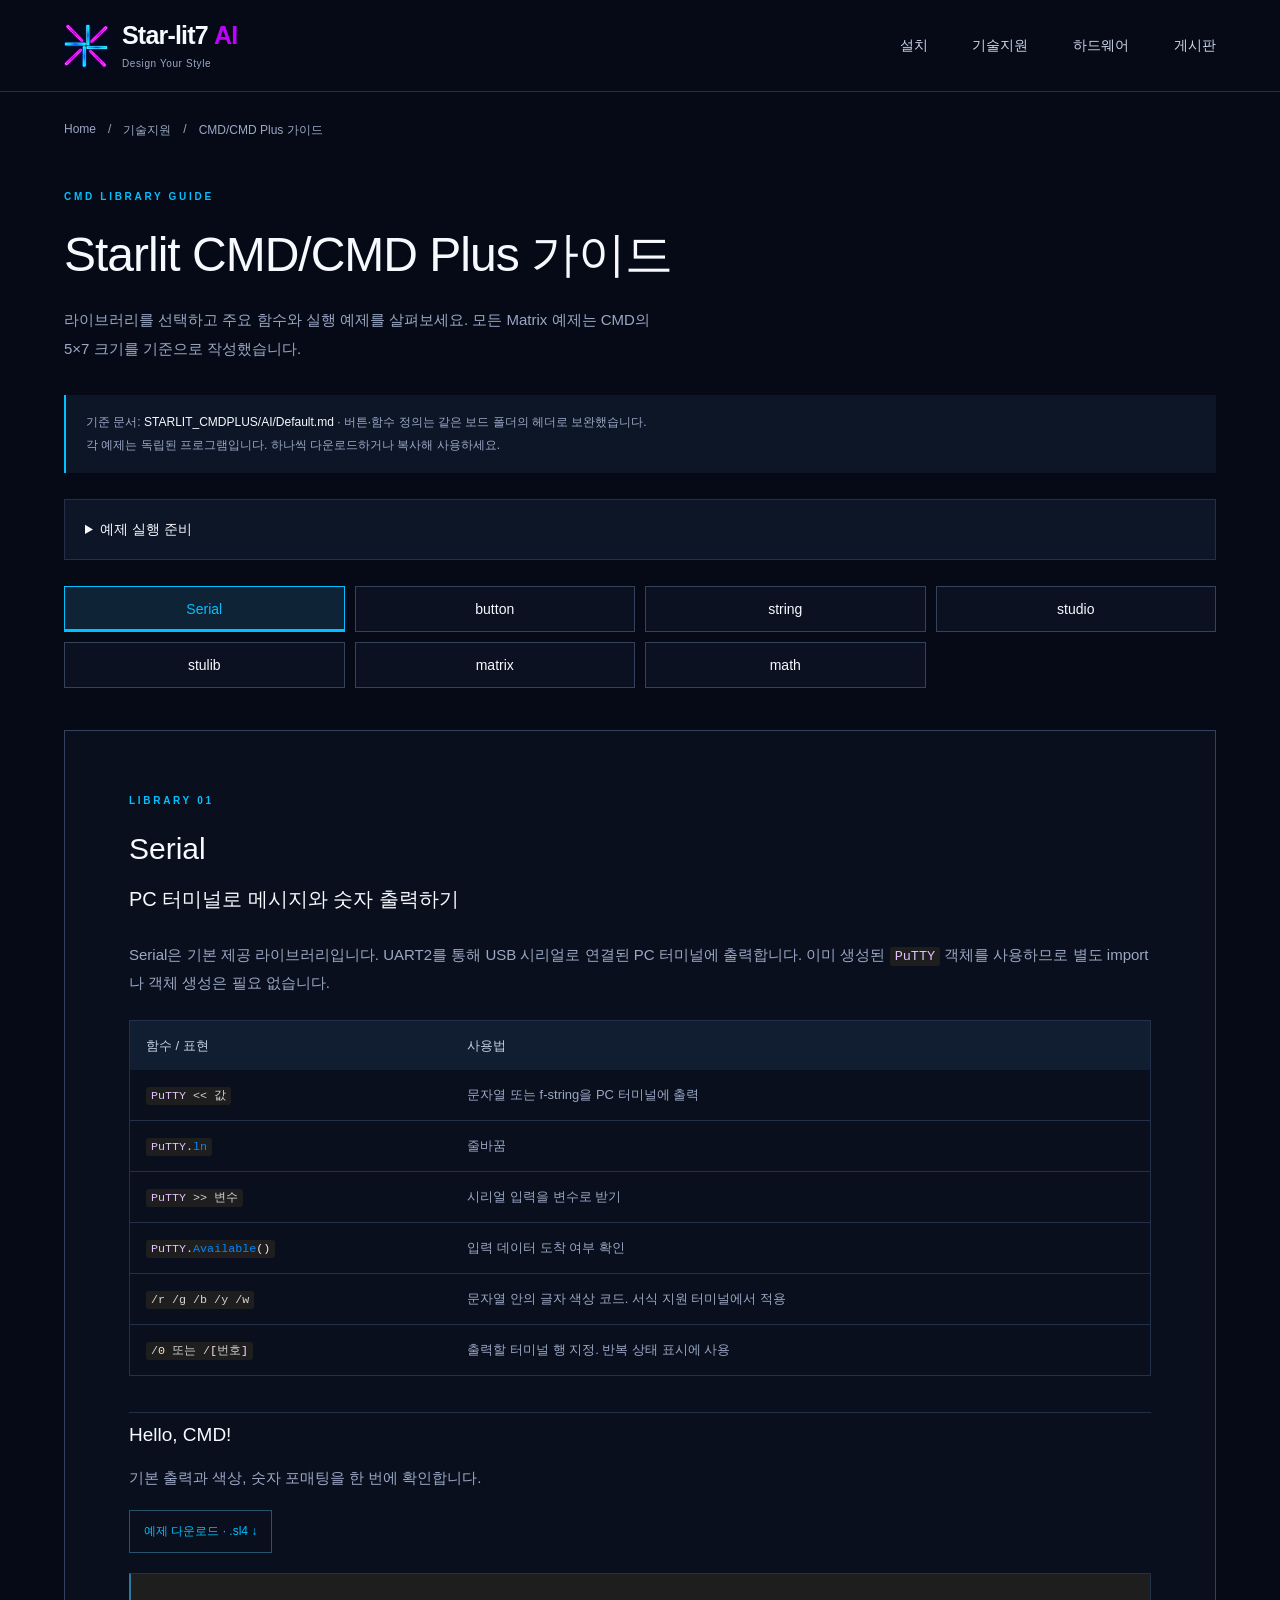
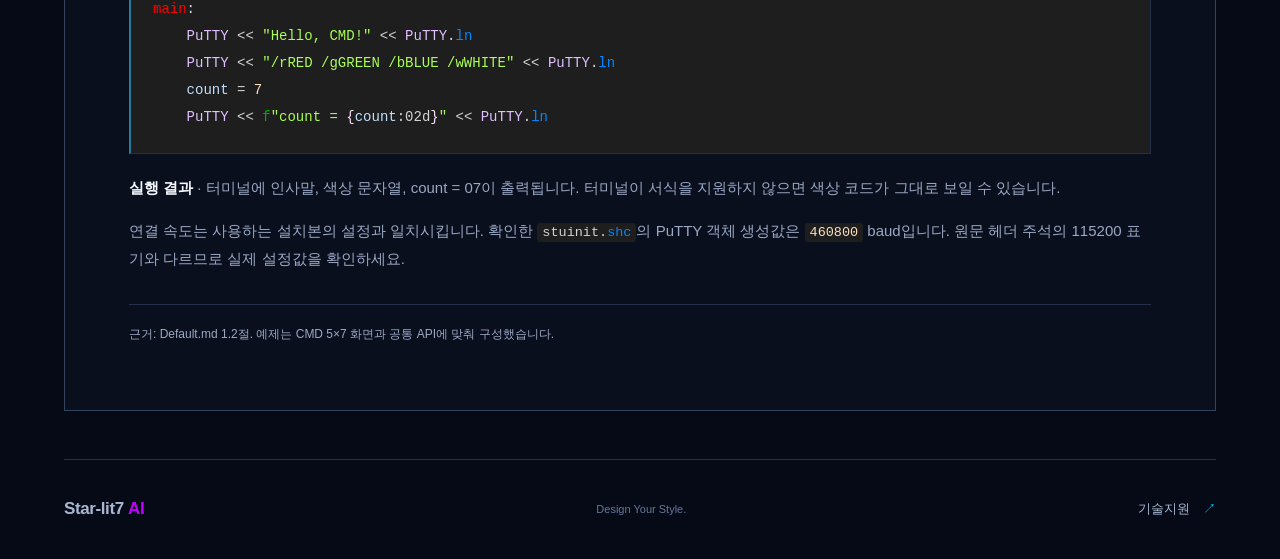
<file: starlit_cmd_guide.html>
<!doctype html>
<html lang="ko">
<head>
  <meta charset="utf-8">
  <meta name="viewport" content="width=device-width, initial-scale=1">
  <meta name="color-scheme" content="dark">
  <meta name="description" content="CMD/CMD Plus의 라이브러리별 함수와 5×7 LED Matrix 실행 예제.">
  <title>Starlit CMD/CMD Plus 가이드 | Star-lit7 AI</title>
  <link rel="stylesheet" href="style.css">
  <link rel="stylesheet" href="home.css">
  <link rel="stylesheet" href="support.css">
  <link rel="stylesheet" href="starlit-highlighting.css">
  <script src="starlit_guide.js" defer></script>
  <link rel="stylesheet" href="site-nav.css">
</head>
<body class="home support-page">
  <a class="skip-link" href="#main">본문으로 이동</a>
  <header class="topbar home-header">
    <a class="brand" href="index.html" aria-label="Star-lit7 AI 메인 페이지"><img class="brand-mark" src="res/img24.png" alt="" width="46" height="46"><span>Star-lit7 <b>AI</b><small>Design Your Style</small></span></a>
    <nav class="home-nav" aria-label="주요 메뉴"><a href="https://github.com/P-D-Starlit/Starlit_7_AI/releases/tag/v7.0.0">설치</a><a href="support.html" >기술지원</a><a href="index.html#hardware">하드웨어</a><a href="board.html">게시판</a></nav>
  </header>
  <main id="main" class="home-main guide-main" tabindex="-1">
    <nav class="support-breadcrumb" aria-label="현재 위치"><a href="index.html">Home</a><span aria-hidden="true">/</span><a href="support.html">기술지원</a><span aria-hidden="true">/</span><span aria-current="page">CMD/CMD Plus 가이드</span></nav>
    <section class="guide-intro" aria-labelledby="guide-title"><p class="home-eyebrow">CMD LIBRARY GUIDE</p><h1 id="guide-title">Starlit CMD/CMD Plus 가이드</h1><p class="section-description">라이브러리를 선택하고 주요 함수와 실행 예제를 살펴보세요. 모든 Matrix 예제는 CMD의 5×7 크기를 기준으로 작성했습니다.</p></section>
    <p class="guide-source">기준 문서: <strong>STARLIT_CMDPLUS/AI/Default.md</strong> · 버튼·함수 정의는 같은 보드 폴더의 헤더로 보완했습니다.<br>각 예제는 독립된 프로그램입니다. 하나씩 다운로드하거나 복사해 사용하세요.</p>
    <details class="library-setup"><summary>예제 실행 준비</summary><ol><li>CMD 또는 CMD Plus 보드를 PC에 연결하고 예제 .sl4 파일을 엽니다.</li><li>StarStar의 F9 메뉴에서 실제 보드에 맞는 보드 설정과 COM 포트를 선택합니다.</li><li>F5로 컴파일·업로드합니다. 기존 프로젝트에 복사할 때는 기존 $target·$icon 설정을 유지합니다.</li><li>PuTTY 출력 예제는 보드와 같은 포트·속도의 터미널에서 확인합니다. 여러 터미널이 같은 포트를 동시에 열지 않도록 합니다.</li></ol><p>코드들은 main과 필요한 import를 포함합니다. 라이브러리 내 SVM 내장함수 주소나 기본 초기화 코드는 수정하지 않습니다. 무한 반복 예제는 보드의 중지 기능 또는 재시작으로 종료합니다.</p></details>
    <nav class="guide-topics" aria-label="라이브러리 선택">
      <a id="topic-serial" class="topic-link" href="#serial">Serial</a>
      <a id="topic-button" class="topic-link" href="#button">button</a>
      <a id="topic-string" class="topic-link" href="#string">string</a>
      <a id="topic-studio" class="topic-link" href="#studio">studio</a>
      <a id="topic-stulib" class="topic-link" href="#stulib">stulib</a>
      <a id="topic-matrix" class="topic-link" href="#matrix">matrix</a>
      <a id="topic-math" class="topic-link" href="#math">math</a>
    </nav>
    <div class="guide-content">
      <section id="serial" class="guide-panel" aria-labelledby="heading-serial"><p class="home-eyebrow">LIBRARY 01</p><h2 id="heading-serial">Serial</h2><p class="lesson-subtitle">PC 터미널로 메시지와 숫자 출력하기</p><div class="lesson-body"><p>Serial은 기본 제공 라이브러리입니다. UART2를 통해 USB 시리얼로 연결된 PC 터미널에 출력합니다. 이미 생성된 <code class="starlit-highlight"><span style="color:#E0C0FF;font-weight:normal;font-style:normal">PuTTY</span></code> 객체를 사용하므로 별도 import나 객체 생성은 필요 없습니다.</p><div class="guide-table-scroll" role="region" aria-label="주요 함수와 사용법" tabindex="0"><table class="guide-table"><thead><tr><th scope="col">함수 / 표현</th><th scope="col">사용법</th></tr></thead><tbody><tr><th scope="row"><code class="starlit-highlight"><span style="color:#E0C0FF;font-weight:normal;font-style:normal">PuTTY</span> &lt;&lt; <span style="background-color:#1E1E1E;font-weight:normal;font-style:normal">값</span></code></th><td>문자열 또는 f-string을 PC 터미널에 출력</td></tr><tr><th scope="row"><code class="starlit-highlight"><span style="color:#E0C0FF;font-weight:normal;font-style:normal">PuTTY</span>.<span style="color:#0088FF;font-weight:normal;font-style:normal">ln</span></code></th><td>줄바꿈</td></tr><tr><th scope="row"><code class="starlit-highlight"><span style="color:#E0C0FF;font-weight:normal;font-style:normal">PuTTY</span> &gt;&gt; <span style="background-color:#1E1E1E;font-weight:normal;font-style:normal">변</span><span style="background-color:#1E1E1E;font-weight:normal;font-style:normal">수</span></code></th><td>시리얼 입력을 변수로 받기</td></tr><tr><th scope="row"><code class="starlit-highlight"><span style="color:#E0C0FF;font-weight:normal;font-style:normal">PuTTY</span>.<span style="color:#0088FF;font-weight:normal;font-style:normal">Available</span><span style="color:#FFE0FF;font-weight:normal;font-style:normal">(</span><span style="color:#FFE0FF;font-weight:normal;font-style:normal">)</span></code></th><td>입력 데이터 도착 여부 확인</td></tr><tr><th scope="row"><code class="starlit-highlight">/r /g /b /y /w</code></th><td>문자열 안의 글자 색상 코드. 서식 지원 터미널에서 적용</td></tr><tr><th scope="row"><code class="starlit-highlight">/<span style="color:#FFE0C0;font-weight:normal;font-style:normal">0</span> <span style="background-color:#1E1E1E;font-weight:normal;font-style:normal">또</span><span style="background-color:#1E1E1E;font-weight:normal;font-style:normal">는</span> /<span style="color:#FFE0FF;font-weight:normal;font-style:normal">[</span><span style="background-color:#1E1E1E;font-weight:normal;font-style:normal">번</span><span style="background-color:#1E1E1E;font-weight:normal;font-style:normal">호</span><span style="color:#FFE0FF;font-weight:normal;font-style:normal">]</span></code></th><td>출력할 터미널 행 지정. 반복 상태 표시에 사용</td></tr></tbody></table></div><section class="library-example" aria-labelledby="example-serial-hello"><h3 id="example-serial-hello">Hello, CMD!</h3><p>기본 출력과 색상, 숫자 포매팅을 한 번에 확인합니다.</p><a class="example-download" href="examples/cmd/serial-hello.sl4" download>예제 다운로드 · .sl4 ↓</a><pre><code class="starlit-highlight"><span style="color:#FF0000;font-weight:normal;font-style:normal">main</span>:
    <span style="color:#E0C0FF;font-weight:normal;font-style:normal">PuTTY</span> &lt;&lt; <span style="color:#AAFF55;font-weight:normal;font-style:normal">&quot;</span><span style="color:#AAFF55;font-weight:normal;font-style:normal">Hello, CMD!</span><span style="color:#AAFF55;font-weight:normal;font-style:normal">&quot;</span> &lt;&lt; <span style="color:#E0C0FF;font-weight:normal;font-style:normal">PuTTY</span>.<span style="color:#0088FF;font-weight:normal;font-style:normal">ln</span>
    <span style="color:#E0C0FF;font-weight:normal;font-style:normal">PuTTY</span> &lt;&lt; <span style="color:#AAFF55;font-weight:normal;font-style:normal">&quot;</span><span style="color:#AAFF55;font-weight:normal;font-style:normal">/rRED /gGREEN /bBLUE /wWHITE</span><span style="color:#AAFF55;font-weight:normal;font-style:normal">&quot;</span> &lt;&lt; <span style="color:#E0C0FF;font-weight:normal;font-style:normal">PuTTY</span>.<span style="color:#0088FF;font-weight:normal;font-style:normal">ln</span>
    <span style="color:#C0E0FF;font-weight:normal;font-style:normal">count</span> = <span style="color:#FFE0C0;font-weight:normal;font-style:normal">7</span>
    <span style="color:#E0C0FF;font-weight:normal;font-style:normal">PuTTY</span> &lt;&lt; <span style="color:#00AA00;font-weight:normal;font-style:normal">f</span><span style="color:#AAFF55;font-weight:normal;font-style:normal">&quot;</span><span style="color:#AAFF55;font-weight:normal;font-style:normal">count = </span><span style="color:#FFE0FF;font-weight:normal;font-style:normal">{</span><span style="color:#C0E0FF;font-weight:normal;font-style:normal">count</span>:02d<span style="color:#FFE0FF;font-weight:normal;font-style:normal">}</span><span style="color:#AAFF55;font-weight:normal;font-style:normal">&quot;</span> &lt;&lt; <span style="color:#E0C0FF;font-weight:normal;font-style:normal">PuTTY</span>.<span style="color:#0088FF;font-weight:normal;font-style:normal">ln</span></code></pre><p><strong>실행 결과</strong> · 터미널에 인사말, 색상 문자열, count = 07이 출력됩니다. 터미널이 서식을 지원하지 않으면 색상 코드가 그대로 보일 수 있습니다.</p></section><p>연결 속도는 사용하는 설치본의 설정과 일치시킵니다. 확인한 <code class="starlit-highlight">stuinit.<span style="color:#0088FF;font-weight:normal;font-style:normal">shc</span></code>의 PuTTY 객체 생성값은 <code class="starlit-highlight"><span style="color:#FFE0C0;font-weight:normal;font-style:normal">460800</span></code> baud입니다. 원문 헤더 주석의 115200 표기와 다르므로 실제 설정값을 확인하세요.</p></div><p class="lesson-note">근거: Default.md 1.2절. 예제는 CMD 5×7 화면과 공통 API에 맞춰 구성했습니다.</p></section>
      <section id="button" class="guide-panel" aria-labelledby="heading-button"><p class="home-eyebrow">LIBRARY 02</p><h2 id="heading-button">button</h2><p class="lesson-subtitle">두 버튼으로 값을 바꾸고 동시 입력 처리하기</p><div class="lesson-body"><p>버튼 라이브러리는 기본 제공됩니다. 메인 반복문에서 <code class="starlit-highlight">InSwitch<span style="color:#FFE0FF;font-weight:normal;font-style:normal">(</span><span style="color:#FFE0FF;font-weight:normal;font-style:normal">)</span></code>를 계속 호출해 디바운싱된 입력 이벤트를 받습니다. 버튼을 계속 누르면 일정 간격으로 입력이 반복됩니다.</p><div class="guide-table-scroll" role="region" aria-label="주요 함수와 사용법" tabindex="0"><table class="guide-table"><thead><tr><th scope="col">함수 / 표현</th><th scope="col">사용법</th></tr></thead><tbody><tr><th scope="row"><code class="starlit-highlight">InSwitch<span style="color:#FFE0FF;font-weight:normal;font-style:normal">(</span><span style="color:#FFE0FF;font-weight:normal;font-style:normal">)</span>:<span style="color:#AA55FF;font-weight:normal;font-style:normal">int</span></code></th><td>입력 없음은 0. 버튼 이벤트를 읽으며 LONG 플래그는 제거</td></tr><tr><th scope="row"><code class="starlit-highlight"><span style="color:#94BFF9;font-weight:normal;font-style:normal">SWITCH_1</span> / <span style="color:#94BFF9;font-weight:normal;font-style:normal">SWITCH_2</span></code></th><td>각각 1번·2번 버튼</td></tr><tr><th scope="row"><code class="starlit-highlight"><span style="color:#94BFF9;font-weight:normal;font-style:normal">SWITCH_12</span></code></th><td>두 버튼의 동시 입력. SWITCH_1 | SWITCH_2와 같은 값</td></tr><tr><th scope="row"><code class="starlit-highlight">BUTTON_Read<span style="color:#FFE0FF;font-weight:normal;font-style:normal">(</span><span style="color:#FFE0FF;font-weight:normal;font-style:normal">)</span>:<span style="color:#AA55FF;font-weight:normal;font-style:normal">int</span></code></th><td>길게 누름을 구분해야 할 때만 사용</td></tr><tr><th scope="row"><code class="starlit-highlight"><span style="color:#94BFF9;font-weight:normal;font-style:normal">SWITCH_1_LONG</span> / <span style="color:#94BFF9;font-weight:normal;font-style:normal">SWITCH_2_LONG</span></code></th><td>BUTTON_Read()의 길게 누름 이벤트 상수</td></tr></tbody></table></div><section class="library-example" aria-labelledby="example-button-counter"><h3 id="example-button-counter">버튼 카운터 0~99</h3><p>1번 버튼은 감소, 2번 버튼은 증가하며 두 버튼 동시 입력은 종료합니다.</p><a class="example-download" href="examples/cmd/button-counter.sl4" download>예제 다운로드 · .sl4 ↓</a><pre><code class="starlit-highlight"><span style="color:#FF0000;font-weight:normal;font-style:normal">main</span>:
    <span style="color:#C0E0FF;font-weight:normal;font-style:normal">value</span> = <span style="color:#FFE0C0;font-weight:normal;font-style:normal">0</span>
    <span style="color:#E0C0FF;font-weight:normal;font-style:normal">PuTTY</span> &lt;&lt; <span style="color:#00AA00;font-weight:normal;font-style:normal">f</span><span style="color:#AAFF55;font-weight:normal;font-style:normal">&quot;</span><span style="color:#AAFF55;font-weight:normal;font-style:normal">/0value = </span><span style="color:#FFE0FF;font-weight:normal;font-style:normal">{</span><span style="color:#C0E0FF;font-weight:normal;font-style:normal">value</span>:02d<span style="color:#FFE0FF;font-weight:normal;font-style:normal">}</span><span style="color:#AAFF55;font-weight:normal;font-style:normal">&quot;</span>
    <span style="color:#FFC000;font-weight:bold;font-style:normal">while</span> <span style="color:#FFE0C0;font-weight:normal;font-style:normal">1</span>:
        <span style="color:#C0E0FF;font-weight:normal;font-style:normal">sw</span> = InSwitch<span style="color:#FFE0FF;font-weight:normal;font-style:normal">(</span><span style="color:#FFE0FF;font-weight:normal;font-style:normal">)</span>
        <span style="color:#FFC000;font-weight:bold;font-style:normal">if</span> <span style="color:#C0E0FF;font-weight:normal;font-style:normal">sw</span> == <span style="color:#94BFF9;font-weight:normal;font-style:normal">SWITCH_12</span>:
            <span style="color:#FFC000;font-weight:bold;font-style:normal">break</span>
        <span style="color:#FFC000;font-weight:bold;font-style:normal">elif</span> <span style="color:#C0E0FF;font-weight:normal;font-style:normal">sw</span> == <span style="color:#94BFF9;font-weight:normal;font-style:normal">SWITCH_1</span>:
            <span style="color:#C0E0FF;font-weight:normal;font-style:normal">value</span> -= <span style="color:#FFE0C0;font-weight:normal;font-style:normal">1</span>
            <span style="color:#C0E0FF;font-weight:normal;font-style:normal">value</span> %%= <span style="color:#FFE0C0;font-weight:normal;font-style:normal">100</span>
            <span style="color:#E0C0FF;font-weight:normal;font-style:normal">PuTTY</span> &lt;&lt; <span style="color:#00AA00;font-weight:normal;font-style:normal">f</span><span style="color:#AAFF55;font-weight:normal;font-style:normal">&quot;</span><span style="color:#AAFF55;font-weight:normal;font-style:normal">/0value = </span><span style="color:#FFE0FF;font-weight:normal;font-style:normal">{</span><span style="color:#C0E0FF;font-weight:normal;font-style:normal">value</span>:02d<span style="color:#FFE0FF;font-weight:normal;font-style:normal">}</span><span style="color:#AAFF55;font-weight:normal;font-style:normal">&quot;</span>
        <span style="color:#FFC000;font-weight:bold;font-style:normal">elif</span> <span style="color:#C0E0FF;font-weight:normal;font-style:normal">sw</span> == <span style="color:#94BFF9;font-weight:normal;font-style:normal">SWITCH_2</span>:
            <span style="color:#C0E0FF;font-weight:normal;font-style:normal">value</span> += <span style="color:#FFE0C0;font-weight:normal;font-style:normal">1</span>
            <span style="color:#C0E0FF;font-weight:normal;font-style:normal">value</span> %%= <span style="color:#FFE0C0;font-weight:normal;font-style:normal">100</span>
            <span style="color:#E0C0FF;font-weight:normal;font-style:normal">PuTTY</span> &lt;&lt; <span style="color:#00AA00;font-weight:normal;font-style:normal">f</span><span style="color:#AAFF55;font-weight:normal;font-style:normal">&quot;</span><span style="color:#AAFF55;font-weight:normal;font-style:normal">/0value = </span><span style="color:#FFE0FF;font-weight:normal;font-style:normal">{</span><span style="color:#C0E0FF;font-weight:normal;font-style:normal">value</span>:02d<span style="color:#FFE0FF;font-weight:normal;font-style:normal">}</span><span style="color:#AAFF55;font-weight:normal;font-style:normal">&quot;</span>
    <span style="color:#E0C0FF;font-weight:normal;font-style:normal">PuTTY</span> &lt;&lt; <span style="color:#E0C0FF;font-weight:normal;font-style:normal">PuTTY</span>.<span style="color:#0088FF;font-weight:normal;font-style:normal">ln</span> &lt;&lt; <span style="color:#AAFF55;font-weight:normal;font-style:normal">&quot;</span><span style="color:#AAFF55;font-weight:normal;font-style:normal">Counter stopped.</span><span style="color:#AAFF55;font-weight:normal;font-style:normal">&quot;</span> &lt;&lt; <span style="color:#E0C0FF;font-weight:normal;font-style:normal">PuTTY</span>.<span style="color:#0088FF;font-weight:normal;font-style:normal">ln</span></code></pre><p><strong>실행 결과</strong> · 터미널의 첫 행에 00~99 범위의 값이 표시됩니다. 감소·증가는 범위를 순환합니다.</p></section><p>Default.md 예제의 <code class="starlit-highlight"><span style="color:#94BFF9;font-weight:normal;font-style:normal">BUTTON_1</span>/<span style="color:#FFE0C0;font-weight:normal;font-style:normal">2</span></code>는 호환용 상수입니다. 실제 button 헤더의 지침에 맞춰 새 예제는 <code class="starlit-highlight"><span style="color:#94BFF9;font-weight:normal;font-style:normal">SWITCH_1</span>/<span style="color:#FFE0C0;font-weight:normal;font-style:normal">2</span></code>로 작성했습니다. <code class="starlit-highlight">InSwitch<span style="color:#FFE0FF;font-weight:normal;font-style:normal">(</span><span style="color:#FFE0FF;font-weight:normal;font-style:normal">)</span></code>로 LONG 플래그를 판별하지 마세요.</p></div><p class="lesson-note">근거: Default.md 1.4절, button.shc. 예제는 CMD 5×7 화면과 공통 API에 맞춰 구성했습니다.</p></section>
      <section id="string" class="guide-panel" aria-labelledby="heading-string"><p class="home-eyebrow">LIBRARY 03</p><h2 id="heading-string">string</h2><p class="lesson-subtitle">문자열 복사·연결·비교와 주소 전달</p><div class="lesson-body"><p>문자열 라이브러리는 기본 제공됩니다. C의 string.h 계열 함수에는 문자열의 레퍼런스를 전달합니다. 일반 따옴표 리터럴은 ref로 사용할 수 있고, 수정할 <code class="starlit-highlight"><span style="color:#AA55FF;font-weight:normal;font-style:normal">str</span></code> 변수는 <code class="starlit-highlight">_<span style="background-color:#1E1E1E;font-weight:normal;font-style:normal">변</span><span style="background-color:#1E1E1E;font-weight:normal;font-style:normal">수</span><span style="background-color:#1E1E1E;font-weight:normal;font-style:normal">명</span></code>으로 전달합니다.</p><div class="guide-table-scroll" role="region" aria-label="주요 함수와 사용법" tabindex="0"><table class="guide-table"><thead><tr><th scope="col">함수 / 표현</th><th scope="col">사용법</th></tr></thead><tbody><tr><th scope="row"><code class="starlit-highlight">strcpy<span style="color:#FFE0FF;font-weight:normal;font-style:normal">(</span>dst:<span style="color:#AA55FF;font-weight:normal;font-style:normal">ref</span>, src:<span style="color:#AA55FF;font-weight:normal;font-style:normal">ref</span><span style="color:#FFE0FF;font-weight:normal;font-style:normal">)</span></code></th><td>문자열 복사</td></tr><tr><th scope="row"><code class="starlit-highlight">strncpy<span style="color:#FFE0FF;font-weight:normal;font-style:normal">(</span>dst:<span style="color:#AA55FF;font-weight:normal;font-style:normal">ref</span>, src:<span style="color:#AA55FF;font-weight:normal;font-style:normal">ref</span>, n:<span style="color:#AA55FF;font-weight:normal;font-style:normal">int</span><span style="color:#FFE0FF;font-weight:normal;font-style:normal">)</span></code></th><td>길이를 제한해 복사</td></tr><tr><th scope="row"><code class="starlit-highlight">strcat<span style="color:#FFE0FF;font-weight:normal;font-style:normal">(</span>dst:<span style="color:#AA55FF;font-weight:normal;font-style:normal">ref</span>, src:<span style="color:#AA55FF;font-weight:normal;font-style:normal">ref</span><span style="color:#FFE0FF;font-weight:normal;font-style:normal">)</span></code></th><td>문자열 뒤에 연결</td></tr><tr><th scope="row"><code class="starlit-highlight">strncat<span style="color:#FFE0FF;font-weight:normal;font-style:normal">(</span>dst:<span style="color:#AA55FF;font-weight:normal;font-style:normal">ref</span>, src:<span style="color:#AA55FF;font-weight:normal;font-style:normal">ref</span>, n:<span style="color:#AA55FF;font-weight:normal;font-style:normal">int</span><span style="color:#FFE0FF;font-weight:normal;font-style:normal">)</span></code></th><td>길이를 제한해 연결</td></tr><tr><th scope="row"><code class="starlit-highlight">strcmp<span style="color:#FFE0FF;font-weight:normal;font-style:normal">(</span>a:<span style="color:#AA55FF;font-weight:normal;font-style:normal">ref</span>, b:<span style="color:#AA55FF;font-weight:normal;font-style:normal">ref</span><span style="color:#FFE0FF;font-weight:normal;font-style:normal">)</span></code></th><td>같으면 0 반환</td></tr><tr><th scope="row"><code class="starlit-highlight">strncmp<span style="color:#FFE0FF;font-weight:normal;font-style:normal">(</span>a:<span style="color:#AA55FF;font-weight:normal;font-style:normal">ref</span>, b:<span style="color:#AA55FF;font-weight:normal;font-style:normal">ref</span>, n:<span style="color:#AA55FF;font-weight:normal;font-style:normal">int</span><span style="color:#FFE0FF;font-weight:normal;font-style:normal">)</span></code></th><td>앞 n개 문자 비교</td></tr><tr><th scope="row"><code class="starlit-highlight">strcmp2 / strncmp2</code></th><td>대소문자를 구분하지 않고 비교</td></tr></tbody></table></div><section class="library-example" aria-labelledby="example-string-message"><h3 id="example-string-message">인사말을 만들고 비교하기</h3><p>짧은 두 문자열을 str 변수에 복사·연결하고 결과를 비교합니다.</p><a class="example-download" href="examples/cmd/string-message.sl4" download>예제 다운로드 · .sl4 ↓</a><pre><code class="starlit-highlight"><span style="color:#FF0000;font-weight:normal;font-style:normal">main</span>:
    <span style="color:#C0E0FF;font-weight:normal;font-style:normal">message</span> = <span style="color:#AA55FF;font-weight:normal;font-style:normal">str</span>
    strcpy<span style="color:#FFE0FF;font-weight:normal;font-style:normal">(</span>_message, <span style="color:#AAFF55;font-weight:normal;font-style:normal">&quot;</span><span style="color:#AAFF55;font-weight:normal;font-style:normal">Hello, </span><span style="color:#AAFF55;font-weight:normal;font-style:normal">&quot;</span><span style="color:#FFE0FF;font-weight:normal;font-style:normal">)</span>
    strcat<span style="color:#FFE0FF;font-weight:normal;font-style:normal">(</span>_message, <span style="color:#AAFF55;font-weight:normal;font-style:normal">&quot;</span><span style="color:#AAFF55;font-weight:normal;font-style:normal">CMD!</span><span style="color:#AAFF55;font-weight:normal;font-style:normal">&quot;</span><span style="color:#FFE0FF;font-weight:normal;font-style:normal">)</span>
    <span style="color:#E0C0FF;font-weight:normal;font-style:normal">PuTTY</span> &lt;&lt; <span style="color:#C0E0FF;font-weight:normal;font-style:normal">message</span> &lt;&lt; <span style="color:#E0C0FF;font-weight:normal;font-style:normal">PuTTY</span>.<span style="color:#0088FF;font-weight:normal;font-style:normal">ln</span>
    <span style="color:#FFC000;font-weight:bold;font-style:normal">if</span> strcmp<span style="color:#FFE0FF;font-weight:normal;font-style:normal">(</span>_message, <span style="color:#AAFF55;font-weight:normal;font-style:normal">&quot;</span><span style="color:#AAFF55;font-weight:normal;font-style:normal">Hello, CMD!</span><span style="color:#AAFF55;font-weight:normal;font-style:normal">&quot;</span><span style="color:#FFE0FF;font-weight:normal;font-style:normal">)</span> == <span style="color:#FFE0C0;font-weight:normal;font-style:normal">0</span>:
        <span style="color:#E0C0FF;font-weight:normal;font-style:normal">PuTTY</span> &lt;&lt; <span style="color:#AAFF55;font-weight:normal;font-style:normal">&quot;</span><span style="color:#AAFF55;font-weight:normal;font-style:normal">MATCH</span><span style="color:#AAFF55;font-weight:normal;font-style:normal">&quot;</span> &lt;&lt; <span style="color:#E0C0FF;font-weight:normal;font-style:normal">PuTTY</span>.<span style="color:#0088FF;font-weight:normal;font-style:normal">ln</span>
    <span style="color:#E0C0FF;font-weight:normal;font-style:normal">PuTTY</span> &lt;&lt; _message + <span style="color:#FFE0C0;font-weight:normal;font-style:normal">7</span> &lt;&lt; <span style="color:#E0C0FF;font-weight:normal;font-style:normal">PuTTY</span>.<span style="color:#0088FF;font-weight:normal;font-style:normal">ln</span></code></pre><p><strong>실행 결과</strong> · Hello, CMD!, MATCH, CMD!를 차례로 출력합니다. 마지막 줄은 앞의 7글자를 건너뛴 위치부터 읽습니다.</p></section><p>문자열을 복사하거나 연결할 때는 목적지 저장 공간을 넘지 않게 길이를 관리해야 합니다. 예제는 짧은 문자열만 사용합니다.</p></div><p class="lesson-note">근거: Default.md 1.3절. 예제는 CMD 5×7 화면과 공통 API에 맞춰 구성했습니다.</p></section>
      <section id="studio" class="guide-panel" aria-labelledby="heading-studio"><p class="home-eyebrow">LIBRARY 04</p><h2 id="heading-studio">studio</h2><p class="lesson-subtitle">시간 측정과 내부 RGB LED 제어</p><div class="lesson-body"><p>시간 제어와 내부 LED 제어에는 <code class="starlit-highlight"><span style="color:#FFFF00;font-weight:bold;font-style:normal">$import</span><span style="color:#FFE0FF;font-weight:normal;font-style:normal">(</span><span style="color:#AAFF55;font-weight:normal;font-style:normal">studio</span><span style="color:#FFE0FF;font-weight:normal;font-style:normal">)</span></code>를 추가합니다. <code class="starlit-highlight"><span style="color:#FFC000;font-weight:normal;font-style:normal">Delay</span></code>는 지정 시간 동안 실행을 멈추며, <code class="starlit-highlight"><span style="color:#FFC000;font-weight:normal;font-style:normal">Tick</span></code>은 밀리초 단위의 누적 시간을 읽습니다. 반복 작업은 <code class="starlit-highlight">main</code> 안의 반복문으로 명시합니다.</p><div class="guide-table-scroll" role="region" aria-label="주요 함수와 사용법" tabindex="0"><table class="guide-table"><thead><tr><th scope="col">함수 / 표현</th><th scope="col">사용법</th></tr></thead><tbody><tr><th scope="row"><code class="starlit-highlight"><span style="color:#FFC000;font-weight:normal;font-style:normal">Delay</span><span style="color:#FFE0FF;font-weight:normal;font-style:normal">(</span>ms:<span style="color:#AA55FF;font-weight:normal;font-style:normal">int</span><span style="color:#FFE0FF;font-weight:normal;font-style:normal">)</span></code></th><td>ms밀리초 대기. 1000은 1초</td></tr><tr><th scope="row"><code class="starlit-highlight"><span style="color:#FFC000;font-weight:normal;font-style:normal">Tick</span><span style="color:#FFE0FF;font-weight:normal;font-style:normal">(</span><span style="color:#FFE0FF;font-weight:normal;font-style:normal">)</span>:<span style="color:#AA55FF;font-weight:normal;font-style:normal">int</span></code></th><td>밀리초 누적 시간. 두 시점의 차이로 경과 시간 계산</td></tr><tr><th scope="row"><code class="starlit-highlight">LED_Write<span style="color:#FFE0FF;font-weight:normal;font-style:normal">(</span>pin:<span style="color:#AA55FF;font-weight:normal;font-style:normal">int</span>, value:<span style="color:#AA55FF;font-weight:normal;font-style:normal">int</span><span style="color:#FFE0FF;font-weight:normal;font-style:normal">)</span></code></th><td>내부 LED 밝기. 이 가이드는 0~255 사용</td></tr><tr><th scope="row"><code class="starlit-highlight"><span style="background-color:#1E1E1E;font-weight:normal;font-style:normal">핀</span> <span style="color:#FFE0C0;font-weight:normal;font-style:normal">3</span> / <span style="color:#FFE0C0;font-weight:normal;font-style:normal">5</span> / <span style="color:#FFE0C0;font-weight:normal;font-style:normal">6</span></code></th><td>CMD·CMD Plus 메인 LED의 빨강 / 초록 / 파랑</td></tr><tr><th scope="row"><code class="starlit-highlight"><span style="background-color:#1E1E1E;font-weight:normal;font-style:normal">핀</span> <span style="color:#FFE0C0;font-weight:normal;font-style:normal">9</span><span style="background-color:#1E1E1E;font-weight:normal;font-style:normal">·</span><span style="color:#FFE0C0;font-weight:normal;font-style:normal">8</span><span style="background-color:#1E1E1E;font-weight:normal;font-style:normal">·</span><span style="color:#FFE0C0;font-weight:normal;font-style:normal">4</span> / <span style="color:#FFE0C0;font-weight:normal;font-style:normal">0</span><span style="background-color:#1E1E1E;font-weight:normal;font-style:normal">·</span><span style="color:#FFE0C0;font-weight:normal;font-style:normal">1</span><span style="background-color:#1E1E1E;font-weight:normal;font-style:normal">·</span><span style="color:#FFE0C0;font-weight:normal;font-style:normal">2</span></code></th><td>CMD Plus 전용 오른쪽 / 왼쪽 보조 RGB LED</td></tr></tbody></table></div><section class="library-example" aria-labelledby="example-studio-led"><h3 id="example-studio-led">내부 RGB LED를 순서대로 켜기</h3><p>3·5·6번 채널만 사용하므로 CMD와 CMD Plus의 공통 기능으로 구성했습니다.</p><a class="example-download" href="examples/cmd/studio-led.sl4" download>예제 다운로드 · .sl4 ↓</a><pre><code class="starlit-highlight"><span style="color:#FFFF00;font-weight:bold;font-style:normal">$import</span><span style="color:#FFE0FF;font-weight:normal;font-style:normal">(</span><span style="color:#AAFF55;font-weight:normal;font-style:normal">studio</span><span style="color:#FFE0FF;font-weight:normal;font-style:normal">)</span>

<span style="color:#FF0000;font-weight:normal;font-style:normal">main</span>:
    <span style="color:#FFC000;font-weight:bold;font-style:normal">while</span> <span style="color:#FFE0C0;font-weight:normal;font-style:normal">1</span>:
        LED_Write<span style="color:#FFE0FF;font-weight:normal;font-style:normal">(</span><span style="color:#FFE0C0;font-weight:normal;font-style:normal">3</span>, <span style="color:#FFE0C0;font-weight:normal;font-style:normal">64</span><span style="color:#FFE0FF;font-weight:normal;font-style:normal">)</span>
        LED_Write<span style="color:#FFE0FF;font-weight:normal;font-style:normal">(</span><span style="color:#FFE0C0;font-weight:normal;font-style:normal">5</span>, <span style="color:#FFE0C0;font-weight:normal;font-style:normal">0</span><span style="color:#FFE0FF;font-weight:normal;font-style:normal">)</span>
        LED_Write<span style="color:#FFE0FF;font-weight:normal;font-style:normal">(</span><span style="color:#FFE0C0;font-weight:normal;font-style:normal">6</span>, <span style="color:#FFE0C0;font-weight:normal;font-style:normal">0</span><span style="color:#FFE0FF;font-weight:normal;font-style:normal">)</span>
        <span style="color:#FFC000;font-weight:normal;font-style:normal">Delay</span><span style="color:#FFE0FF;font-weight:normal;font-style:normal">(</span><span style="color:#FFE0C0;font-weight:normal;font-style:normal">500</span><span style="color:#FFE0FF;font-weight:normal;font-style:normal">)</span>
        LED_Write<span style="color:#FFE0FF;font-weight:normal;font-style:normal">(</span><span style="color:#FFE0C0;font-weight:normal;font-style:normal">3</span>, <span style="color:#FFE0C0;font-weight:normal;font-style:normal">0</span><span style="color:#FFE0FF;font-weight:normal;font-style:normal">)</span>
        LED_Write<span style="color:#FFE0FF;font-weight:normal;font-style:normal">(</span><span style="color:#FFE0C0;font-weight:normal;font-style:normal">5</span>, <span style="color:#FFE0C0;font-weight:normal;font-style:normal">64</span><span style="color:#FFE0FF;font-weight:normal;font-style:normal">)</span>
        <span style="color:#FFC000;font-weight:normal;font-style:normal">Delay</span><span style="color:#FFE0FF;font-weight:normal;font-style:normal">(</span><span style="color:#FFE0C0;font-weight:normal;font-style:normal">500</span><span style="color:#FFE0FF;font-weight:normal;font-style:normal">)</span>
        LED_Write<span style="color:#FFE0FF;font-weight:normal;font-style:normal">(</span><span style="color:#FFE0C0;font-weight:normal;font-style:normal">5</span>, <span style="color:#FFE0C0;font-weight:normal;font-style:normal">0</span><span style="color:#FFE0FF;font-weight:normal;font-style:normal">)</span>
        LED_Write<span style="color:#FFE0FF;font-weight:normal;font-style:normal">(</span><span style="color:#FFE0C0;font-weight:normal;font-style:normal">6</span>, <span style="color:#FFE0C0;font-weight:normal;font-style:normal">64</span><span style="color:#FFE0FF;font-weight:normal;font-style:normal">)</span>
        <span style="color:#FFC000;font-weight:normal;font-style:normal">Delay</span><span style="color:#FFE0FF;font-weight:normal;font-style:normal">(</span><span style="color:#FFE0C0;font-weight:normal;font-style:normal">500</span><span style="color:#FFE0FF;font-weight:normal;font-style:normal">)</span>
        LED_Write<span style="color:#FFE0FF;font-weight:normal;font-style:normal">(</span><span style="color:#FFE0C0;font-weight:normal;font-style:normal">6</span>, <span style="color:#FFE0C0;font-weight:normal;font-style:normal">0</span><span style="color:#FFE0FF;font-weight:normal;font-style:normal">)</span></code></pre><p><strong>실행 결과</strong> · 내부 RGB LED가 빨강·초록·파랑 순서로 0.5초마다 바뀝니다. LED Matrix 픽셀 출력과는 별개의 기능입니다.</p></section><section class="library-example" aria-labelledby="example-studio-tick"><h3 id="example-studio-tick">Tick으로 1초 간격 카운트</h3><p>기준 시각을 한 번 읽고 반복문에서 경과 시간을 검사합니다.</p><a class="example-download" href="examples/cmd/studio-tick.sl4" download>예제 다운로드 · .sl4 ↓</a><pre><code class="starlit-highlight"><span style="color:#FFFF00;font-weight:bold;font-style:normal">$import</span><span style="color:#FFE0FF;font-weight:normal;font-style:normal">(</span><span style="color:#AAFF55;font-weight:normal;font-style:normal">studio</span><span style="color:#FFE0FF;font-weight:normal;font-style:normal">)</span>

<span style="color:#FF0000;font-weight:normal;font-style:normal">main</span>:
    <span style="color:#C0E0FF;font-weight:normal;font-style:normal">count</span> = <span style="color:#FFE0C0;font-weight:normal;font-style:normal">0</span>
    <span style="color:#C0E0FF;font-weight:normal;font-style:normal">last</span> = <span style="color:#FFC000;font-weight:normal;font-style:normal">Tick</span><span style="color:#FFE0FF;font-weight:normal;font-style:normal">(</span><span style="color:#FFE0FF;font-weight:normal;font-style:normal">)</span>
    <span style="color:#FFC000;font-weight:bold;font-style:normal">while</span> <span style="color:#FFE0C0;font-weight:normal;font-style:normal">1</span>:
        <span style="color:#FFC000;font-weight:bold;font-style:normal">if</span> <span style="color:#FFC000;font-weight:normal;font-style:normal">Tick</span><span style="color:#FFE0FF;font-weight:normal;font-style:normal">(</span><span style="color:#FFE0FF;font-weight:normal;font-style:normal">)</span> - <span style="color:#C0E0FF;font-weight:normal;font-style:normal">last</span> &gt;= <span style="color:#FFE0C0;font-weight:normal;font-style:normal">1000</span>:
            <span style="color:#C0E0FF;font-weight:normal;font-style:normal">count</span> += <span style="color:#FFE0C0;font-weight:normal;font-style:normal">1</span>
            <span style="color:#C0E0FF;font-weight:normal;font-style:normal">last</span> += <span style="color:#FFE0C0;font-weight:normal;font-style:normal">1000</span>
            <span style="color:#E0C0FF;font-weight:normal;font-style:normal">PuTTY</span> &lt;&lt; <span style="color:#00AA00;font-weight:normal;font-style:normal">f</span><span style="color:#AAFF55;font-weight:normal;font-style:normal">&quot;</span><span style="color:#AAFF55;font-weight:normal;font-style:normal">count = </span><span style="color:#FFE0FF;font-weight:normal;font-style:normal">{</span><span style="color:#C0E0FF;font-weight:normal;font-style:normal">count</span><span style="color:#FFE0FF;font-weight:normal;font-style:normal">}</span><span style="color:#AAFF55;font-weight:normal;font-style:normal">&quot;</span> &lt;&lt; <span style="color:#E0C0FF;font-weight:normal;font-style:normal">PuTTY</span>.<span style="color:#0088FF;font-weight:normal;font-style:normal">ln</span></code></pre><p><strong>실행 결과</strong> · 시리얼 터미널에 약 1초 간격으로 count가 증가합니다. 길게 멈춘 경우에는 누락된 간격을 반복문에서 따라잡습니다.</p></section></div><p class="lesson-note">근거: Default.md 2.1·2.3절, studio.shc. 예제는 CMD 5×7 화면과 공통 API에 맞춰 구성했습니다.</p></section>
      <section id="stulib" class="guide-panel" aria-labelledby="heading-stulib"><p class="home-eyebrow">LIBRARY 05</p><h2 id="heading-stulib">stulib</h2><p class="lesson-subtitle">숫자 변환과 범위가 있는 난수</p><div class="lesson-body"><p>CMD 계열의 Default.md 기준으로 stulib은 기본 제공됩니다. 별도 import 없이 숫자 변환과 난수 함수를 사용할 수 있습니다. 문자열 객체를 직접 받는 변환 함수도 제공됩니다.</p><div class="guide-table-scroll" role="region" aria-label="주요 함수와 사용법" tabindex="0"><table class="guide-table"><thead><tr><th scope="col">함수 / 표현</th><th scope="col">사용법</th></tr></thead><tbody><tr><th scope="row"><code class="starlit-highlight">atoi<span style="color:#FFE0FF;font-weight:normal;font-style:normal">(</span>text<span style="color:#FFE0FF;font-weight:normal;font-style:normal">)</span></code></th><td>문자열 → int</td></tr><tr><th scope="row"><code class="starlit-highlight">atoff<span style="color:#FFE0FF;font-weight:normal;font-style:normal">(</span>text<span style="color:#FFE0FF;font-weight:normal;font-style:normal">)</span> / atof<span style="color:#FFE0FF;font-weight:normal;font-style:normal">(</span>text<span style="color:#FFE0FF;font-weight:normal;font-style:normal">)</span></code></th><td>문자열 → float / double</td></tr><tr><th scope="row"><code class="starlit-highlight">labs<span style="color:#FFE0FF;font-weight:normal;font-style:normal">(</span>value:<span style="color:#AA55FF;font-weight:normal;font-style:normal">int</span><span style="color:#FFE0FF;font-weight:normal;font-style:normal">)</span></code></th><td>정수 절댓값</td></tr><tr><th scope="row"><code class="starlit-highlight"><span style="color:#FFC000;font-weight:normal;font-style:normal">rand</span><span style="color:#FFE0FF;font-weight:normal;font-style:normal">(</span><span style="color:#FFE0FF;font-weight:normal;font-style:normal">)</span>:<span style="color:#AA55FF;font-weight:normal;font-style:normal">int</span></code></th><td>0~32767의 유사 난수</td></tr><tr><th scope="row"><code class="starlit-highlight"><span style="color:#FFC000;font-weight:normal;font-style:normal">rand</span><span style="color:#FFE0FF;font-weight:normal;font-style:normal">(</span>start:<span style="color:#AA55FF;font-weight:normal;font-style:normal">int</span>, end:<span style="color:#AA55FF;font-weight:normal;font-style:normal">int</span><span style="color:#FFE0FF;font-weight:normal;font-style:normal">)</span></code></th><td>시작값과 끝값을 모두 포함하는 범위 난수</td></tr><tr><th scope="row"><code class="starlit-highlight">rand2<span style="color:#FFE0FF;font-weight:normal;font-style:normal">(</span><span style="color:#FFE0FF;font-weight:normal;font-style:normal">)</span>:<span style="color:#AA55FF;font-weight:normal;font-style:normal">int</span></code></th><td>0~2^30-1의 난수</td></tr><tr><th scope="row"><code class="starlit-highlight">strtol<span style="color:#FFE0FF;font-weight:normal;font-style:normal">(</span>text, base <span style="color:#FFE0FF;font-weight:normal;font-style:normal">[</span>, pos<span style="color:#FFE0FF;font-weight:normal;font-style:normal">]</span><span style="color:#FFE0FF;font-weight:normal;font-style:normal">)</span></code></th><td>2~36진법 정수 변환. 선택 인수 pos는 수정 가능한 int 변수</td></tr><tr><th scope="row"><code class="starlit-highlight">itoa / utoa</code></th><td>특수 진법 문자열 변환. 일반 출력은 f-string 우선</td></tr></tbody></table></div><section class="library-example" aria-labelledby="example-stulib-convert"><h3 id="example-stulib-convert">문자열을 숫자로 변환하기</h3><p>10진수·실수·16진수 문자열을 변환하고 터미널에서 확인합니다.</p><a class="example-download" href="examples/cmd/stulib-convert.sl4" download>예제 다운로드 · .sl4 ↓</a><pre><code class="starlit-highlight"><span style="color:#FF0000;font-weight:normal;font-style:normal">main</span>:
    <span style="color:#C0E0FF;font-weight:normal;font-style:normal">decimal</span> = atoi<span style="color:#FFE0FF;font-weight:normal;font-style:normal">(</span><span style="color:#AAFF55;font-weight:normal;font-style:normal">&quot;</span><span style="color:#AAFF55;font-weight:normal;font-style:normal">123</span><span style="color:#AAFF55;font-weight:normal;font-style:normal">&quot;</span><span style="color:#FFE0FF;font-weight:normal;font-style:normal">)</span>
    <span style="color:#C0E0FF;font-weight:normal;font-style:normal">real</span> = atoff<span style="color:#FFE0FF;font-weight:normal;font-style:normal">(</span><span style="color:#AAFF55;font-weight:normal;font-style:normal">&quot;</span><span style="color:#AAFF55;font-weight:normal;font-style:normal">3.25</span><span style="color:#AAFF55;font-weight:normal;font-style:normal">&quot;</span><span style="color:#FFE0FF;font-weight:normal;font-style:normal">)</span>
    <span style="color:#C0E0FF;font-weight:normal;font-style:normal">hexValue</span> = strtol<span style="color:#FFE0FF;font-weight:normal;font-style:normal">(</span><span style="color:#AAFF55;font-weight:normal;font-style:normal">&quot;</span><span style="color:#AAFF55;font-weight:normal;font-style:normal">FF</span><span style="color:#AAFF55;font-weight:normal;font-style:normal">&quot;</span>, <span style="color:#FFE0C0;font-weight:normal;font-style:normal">16</span><span style="color:#FFE0FF;font-weight:normal;font-style:normal">)</span>
    <span style="color:#C0E0FF;font-weight:normal;font-style:normal">distance</span> = labs<span style="color:#FFE0FF;font-weight:normal;font-style:normal">(</span>-<span style="color:#FFE0C0;font-weight:normal;font-style:normal">7</span><span style="color:#FFE0FF;font-weight:normal;font-style:normal">)</span>
    <span style="color:#E0C0FF;font-weight:normal;font-style:normal">PuTTY</span> &lt;&lt; <span style="color:#00AA00;font-weight:normal;font-style:normal">f</span><span style="color:#AAFF55;font-weight:normal;font-style:normal">&quot;</span><span style="color:#AAFF55;font-weight:normal;font-style:normal">decimal = </span><span style="color:#FFE0FF;font-weight:normal;font-style:normal">{</span><span style="color:#C0E0FF;font-weight:normal;font-style:normal">decimal</span><span style="color:#FFE0FF;font-weight:normal;font-style:normal">}</span><span style="color:#AAFF55;font-weight:normal;font-style:normal">&quot;</span> &lt;&lt; <span style="color:#E0C0FF;font-weight:normal;font-style:normal">PuTTY</span>.<span style="color:#0088FF;font-weight:normal;font-style:normal">ln</span>
    <span style="color:#E0C0FF;font-weight:normal;font-style:normal">PuTTY</span> &lt;&lt; <span style="color:#00AA00;font-weight:normal;font-style:normal">f</span><span style="color:#AAFF55;font-weight:normal;font-style:normal">&quot;</span><span style="color:#AAFF55;font-weight:normal;font-style:normal">real = </span><span style="color:#FFE0FF;font-weight:normal;font-style:normal">{</span><span style="color:#C0E0FF;font-weight:normal;font-style:normal">real</span>:.2f<span style="color:#FFE0FF;font-weight:normal;font-style:normal">}</span><span style="color:#AAFF55;font-weight:normal;font-style:normal">&quot;</span> &lt;&lt; <span style="color:#E0C0FF;font-weight:normal;font-style:normal">PuTTY</span>.<span style="color:#0088FF;font-weight:normal;font-style:normal">ln</span>
    <span style="color:#E0C0FF;font-weight:normal;font-style:normal">PuTTY</span> &lt;&lt; <span style="color:#00AA00;font-weight:normal;font-style:normal">f</span><span style="color:#AAFF55;font-weight:normal;font-style:normal">&quot;</span><span style="color:#AAFF55;font-weight:normal;font-style:normal">hex = </span><span style="color:#FFE0FF;font-weight:normal;font-style:normal">{</span><span style="color:#C0E0FF;font-weight:normal;font-style:normal">hexValue</span><span style="color:#FFE0FF;font-weight:normal;font-style:normal">}</span><span style="color:#AAFF55;font-weight:normal;font-style:normal">&quot;</span> &lt;&lt; <span style="color:#E0C0FF;font-weight:normal;font-style:normal">PuTTY</span>.<span style="color:#0088FF;font-weight:normal;font-style:normal">ln</span>
    <span style="color:#E0C0FF;font-weight:normal;font-style:normal">PuTTY</span> &lt;&lt; <span style="color:#00AA00;font-weight:normal;font-style:normal">f</span><span style="color:#AAFF55;font-weight:normal;font-style:normal">&quot;</span><span style="color:#AAFF55;font-weight:normal;font-style:normal">abs = </span><span style="color:#FFE0FF;font-weight:normal;font-style:normal">{</span><span style="color:#C0E0FF;font-weight:normal;font-style:normal">distance</span><span style="color:#FFE0FF;font-weight:normal;font-style:normal">}</span><span style="color:#AAFF55;font-weight:normal;font-style:normal">&quot;</span> &lt;&lt; <span style="color:#E0C0FF;font-weight:normal;font-style:normal">PuTTY</span>.<span style="color:#0088FF;font-weight:normal;font-style:normal">ln</span></code></pre><p><strong>실행 결과</strong> · decimal = 123, real = 3.25, hex = 255, abs = 7을 출력합니다.</p></section><section class="library-example" aria-labelledby="example-stulib-dice"><h3 id="example-stulib-dice">주사위 값 10개 생성하기</h3><p>rand(1, 6)은 양 끝을 포함하므로 별도 보정 없이 주사위 값으로 사용할 수 있습니다.</p><a class="example-download" href="examples/cmd/stulib-dice.sl4" download>예제 다운로드 · .sl4 ↓</a><pre><code class="starlit-highlight"><span style="color:#FF0000;font-weight:normal;font-style:normal">main</span>:
    <span style="color:#FFC000;font-weight:bold;font-style:normal">for</span> <span style="color:#C0E0FF;font-weight:normal;font-style:normal">i</span>:<span style="color:#FFE0C0;font-weight:normal;font-style:normal">1</span>:<span style="color:#FFE0C0;font-weight:normal;font-style:normal">10</span>:
        <span style="color:#C0E0FF;font-weight:normal;font-style:normal">dice</span> = <span style="color:#FFC000;font-weight:normal;font-style:normal">rand</span><span style="color:#FFE0FF;font-weight:normal;font-style:normal">(</span><span style="color:#FFE0C0;font-weight:normal;font-style:normal">1</span>, <span style="color:#FFE0C0;font-weight:normal;font-style:normal">6</span><span style="color:#FFE0FF;font-weight:normal;font-style:normal">)</span>
        <span style="color:#E0C0FF;font-weight:normal;font-style:normal">PuTTY</span> &lt;&lt; <span style="color:#00AA00;font-weight:normal;font-style:normal">f</span><span style="color:#AAFF55;font-weight:normal;font-style:normal">&quot;</span><span style="color:#AAFF55;font-weight:normal;font-style:normal">roll </span><span style="color:#FFE0FF;font-weight:normal;font-style:normal">{</span><span style="color:#C0E0FF;font-weight:normal;font-style:normal">i</span>:02d<span style="color:#FFE0FF;font-weight:normal;font-style:normal">}</span><span style="color:#AAFF55;font-weight:normal;font-style:normal">: </span><span style="color:#FFE0FF;font-weight:normal;font-style:normal">{</span><span style="color:#C0E0FF;font-weight:normal;font-style:normal">dice</span><span style="color:#FFE0FF;font-weight:normal;font-style:normal">}</span><span style="color:#AAFF55;font-weight:normal;font-style:normal">&quot;</span> &lt;&lt; <span style="color:#E0C0FF;font-weight:normal;font-style:normal">PuTTY</span>.<span style="color:#0088FF;font-weight:normal;font-style:normal">ln</span></code></pre><p><strong>실행 결과</strong> · 1~6의 정수를 10번 출력합니다. 난수라 실행할 때마다 결과가 달라질 수 있습니다. 원문에 따라 srand는 별도로 호출하지 않습니다.</p></section></div><p class="lesson-note">근거: Default.md 3.1–3.6절. 예제는 CMD 5×7 화면과 공통 API에 맞춰 구성했습니다.</p></section>
      <section id="matrix" class="guide-panel" aria-labelledby="heading-matrix"><p class="home-eyebrow">LIBRARY 06</p><h2 id="heading-matrix">matrix</h2><p class="lesson-subtitle">5×7 LED Matrix의 픽셀·영역·이미지 출력</p><div class="lesson-body"><p>반드시 <code class="starlit-highlight"><span style="color:#FFFF00;font-weight:bold;font-style:normal">$import</span><span style="color:#FFE0FF;font-weight:normal;font-style:normal">(</span><span style="color:#AAFF55;font-weight:normal;font-style:normal">matrix</span><span style="color:#FFE0FF;font-weight:normal;font-style:normal">)</span></code>를 추가합니다. CMD는 가로 5·세로 7픽셀이므로 <strong>x=0~4, y=0~6</strong>을 사용합니다. 원점은 왼쪽 아래, x는 오른쪽, y는 위쪽입니다. CMD Plus에서도 아래 예제는 왼쪽 5열만 사용하며 나머지 열은 초기화 상태로 둡니다.</p><p>이미지 객체는 크기와 관계없이 <code class="starlit-highlight"><span style="color:#AA55FF;font-weight:normal;font-style:normal">img88</span></code>입니다. 생성 직후 <code class="starlit-highlight">Clear<span style="color:#FFE0FF;font-weight:normal;font-style:normal">(</span><span style="color:#FFE0FF;font-weight:normal;font-style:normal">)</span></code>로 초기화하고, 데이터를 바꾼 후 <code class="starlit-highlight">PrintM<span style="color:#FFE0FF;font-weight:normal;font-style:normal">(</span><span style="color:#FFE0FF;font-weight:normal;font-style:normal">)</span></code>으로 실제 LED에 반영합니다.</p><div class="guide-table-scroll" role="region" aria-label="주요 함수와 사용법" tabindex="0"><table class="guide-table"><thead><tr><th scope="col">함수 / 표현</th><th scope="col">사용법</th></tr></thead><tbody><tr><th scope="row"><code class="starlit-highlight"><span style="color:#E0C0FF;font-weight:normal;font-style:normal">img</span> = <span style="color:#AA55FF;font-weight:normal;font-style:normal">img88</span></code></th><td>이미지 객체 생성. 곧바로 img.Clear() 호출</td></tr><tr><th scope="row"><code class="starlit-highlight">img.<span style="color:#0088FF;font-weight:normal;font-style:normal">Clear</span><span style="color:#FFE0FF;font-weight:normal;font-style:normal">(</span><span style="color:#FFE0FF;font-weight:normal;font-style:normal">)</span></code></th><td>이미지 버퍼 전체를 0으로 초기화</td></tr><tr><th scope="row"><code class="starlit-highlight">img.<span style="color:#0088FF;font-weight:normal;font-style:normal">Pixel</span><span style="color:#FFE0FF;font-weight:normal;font-style:normal">(</span>x, y, color<span style="color:#FFE0FF;font-weight:normal;font-style:normal">)</span></code></th><td>좌표 하나에 0xRRGGBB 색 지정</td></tr><tr><th scope="row"><code class="starlit-highlight">img.<span style="color:#0088FF;font-weight:normal;font-style:normal">Color</span><span style="color:#FFE0FF;font-weight:normal;font-style:normal">(</span>xi, xe, yi, ye, color, <span style="color:#FFE0C0;font-weight:normal;font-style:normal">0</span><span style="color:#FFE0FF;font-weight:normal;font-style:normal">)</span></code></th><td>시작·끝 좌표를 모두 포함하는 영역 채우기. 마지막 인수는 0</td></tr><tr><th scope="row"><code class="starlit-highlight">img.<span style="color:#0088FF;font-weight:normal;font-style:normal">data</span><span style="color:#FFE0FF;font-weight:normal;font-style:normal">[</span>c, y, x<span style="color:#FFE0FF;font-weight:normal;font-style:normal">]</span></code></th><td>채널 0=파랑, 1=초록, 2=빨강. 채널값은 0~255</td></tr><tr><th scope="row"><code class="starlit-highlight">img.<span style="color:#0088FF;font-weight:normal;font-style:normal">PrintM</span><span style="color:#FFE0FF;font-weight:normal;font-style:normal">(</span><span style="color:#FFE0FF;font-weight:normal;font-style:normal">)</span></code></th><td>이미지 버퍼를 LED Matrix에 출력</td></tr><tr><th scope="row"><code class="starlit-highlight">img.<span style="color:#0088FF;font-weight:normal;font-style:normal">Print2</span><span style="color:#FFE0FF;font-weight:normal;font-style:normal">(</span>text<span style="color:#FFE0FF;font-weight:normal;font-style:normal">)</span></code></th><td>최대 두 ASCII 문자 그리기. 이후 PrintM 필요. 로마자는 대문자 출력</td></tr></tbody></table></div><section class="library-example" aria-labelledby="example-matrix-shape"><h3 id="example-matrix-shape">색상 영역과 가운데 픽셀</h3><p>5×7 전체를 어두운 파랑으로 채우고, 가운데 3×3 영역과 중앙 픽셀을 덧그립니다.</p><a class="example-download" href="examples/cmd/matrix-shape.sl4" download>예제 다운로드 · .sl4 ↓</a><pre><code class="starlit-highlight"><span style="color:#FFFF00;font-weight:bold;font-style:normal">$import</span><span style="color:#FFE0FF;font-weight:normal;font-style:normal">(</span><span style="color:#AAFF55;font-weight:normal;font-style:normal">matrix</span><span style="color:#FFE0FF;font-weight:normal;font-style:normal">)</span>

<span style="color:#FF0000;font-weight:normal;font-style:normal">main</span>:
    <span style="color:#C0E0FF;font-weight:normal;font-style:normal">img</span> = <span style="color:#AA55FF;font-weight:normal;font-style:normal">img88</span>
    <span style="color:#C0E0FF;font-weight:normal;font-style:normal">img</span>.<span style="color:#0088FF;font-weight:normal;font-style:normal">Clear</span><span style="color:#FFE0FF;font-weight:normal;font-style:normal">(</span><span style="color:#FFE0FF;font-weight:normal;font-style:normal">)</span>
    <span style="color:#C0E0FF;font-weight:normal;font-style:normal">img</span>.<span style="color:#0088FF;font-weight:normal;font-style:normal">Color</span><span style="color:#FFE0FF;font-weight:normal;font-style:normal">(</span><span style="color:#FFE0C0;font-weight:normal;font-style:normal">0</span>, <span style="color:#FFE0C0;font-weight:normal;font-style:normal">4</span>, <span style="color:#FFE0C0;font-weight:normal;font-style:normal">0</span>, <span style="color:#FFE0C0;font-weight:normal;font-style:normal">6</span>, <span style="color:#FFE0C0;font-weight:normal;font-style:normal">0x000020</span>, <span style="color:#FFE0C0;font-weight:normal;font-style:normal">0</span><span style="color:#FFE0FF;font-weight:normal;font-style:normal">)</span>
    <span style="color:#C0E0FF;font-weight:normal;font-style:normal">img</span>.<span style="color:#0088FF;font-weight:normal;font-style:normal">Color</span><span style="color:#FFE0FF;font-weight:normal;font-style:normal">(</span><span style="color:#FFE0C0;font-weight:normal;font-style:normal">1</span>, <span style="color:#FFE0C0;font-weight:normal;font-style:normal">3</span>, <span style="color:#FFE0C0;font-weight:normal;font-style:normal">2</span>, <span style="color:#FFE0C0;font-weight:normal;font-style:normal">4</span>, <span style="color:#FFE0C0;font-weight:normal;font-style:normal">0x002000</span>, <span style="color:#FFE0C0;font-weight:normal;font-style:normal">0</span><span style="color:#FFE0FF;font-weight:normal;font-style:normal">)</span>
    <span style="color:#C0E0FF;font-weight:normal;font-style:normal">img</span>.<span style="color:#0088FF;font-weight:normal;font-style:normal">Pixel</span><span style="color:#FFE0FF;font-weight:normal;font-style:normal">(</span><span style="color:#FFE0C0;font-weight:normal;font-style:normal">2</span>, <span style="color:#FFE0C0;font-weight:normal;font-style:normal">3</span>, <span style="color:#FFE0C0;font-weight:normal;font-style:normal">0x200000</span><span style="color:#FFE0FF;font-weight:normal;font-style:normal">)</span>
    <span style="color:#C0E0FF;font-weight:normal;font-style:normal">img</span>.<span style="color:#0088FF;font-weight:normal;font-style:normal">PrintM</span><span style="color:#FFE0FF;font-weight:normal;font-style:normal">(</span><span style="color:#FFE0FF;font-weight:normal;font-style:normal">)</span></code></pre><p><strong>실행 결과</strong> · 파란 바탕 위에 초록 3×3 영역이 생기고, 중앙 (2, 3)은 빨강이 됩니다.</p></section><section class="library-example" aria-labelledby="example-matrix-gradient"><h3 id="example-matrix-gradient">채널 배열로 5×7 그라데이션</h3><p>5개 열과 7개 행만 순회합니다. 최대 채널값은 180으로 255를 넘지 않습니다.</p><a class="example-download" href="examples/cmd/matrix-gradient.sl4" download>예제 다운로드 · .sl4 ↓</a><pre><code class="starlit-highlight"><span style="color:#FFFF00;font-weight:bold;font-style:normal">$import</span><span style="color:#FFE0FF;font-weight:normal;font-style:normal">(</span><span style="color:#AAFF55;font-weight:normal;font-style:normal">matrix</span><span style="color:#FFE0FF;font-weight:normal;font-style:normal">)</span>

<span style="color:#FF0000;font-weight:normal;font-style:normal">main</span>:
    <span style="color:#C0E0FF;font-weight:normal;font-style:normal">img</span> = <span style="color:#AA55FF;font-weight:normal;font-style:normal">img88</span>
    <span style="color:#C0E0FF;font-weight:normal;font-style:normal">img</span>.<span style="color:#0088FF;font-weight:normal;font-style:normal">Clear</span><span style="color:#FFE0FF;font-weight:normal;font-style:normal">(</span><span style="color:#FFE0FF;font-weight:normal;font-style:normal">)</span>
    <span style="color:#FFC000;font-weight:bold;font-style:normal">for</span> <span style="color:#C0E0FF;font-weight:normal;font-style:normal">x</span>:<span style="color:#FFE0C0;font-weight:normal;font-style:normal">0</span>:<span style="color:#FFE0C0;font-weight:normal;font-style:normal">4</span>:
        <span style="color:#FFC000;font-weight:bold;font-style:normal">for</span> <span style="color:#C0E0FF;font-weight:normal;font-style:normal">y</span>:<span style="color:#FFE0C0;font-weight:normal;font-style:normal">0</span>:<span style="color:#FFE0C0;font-weight:normal;font-style:normal">6</span>:
            <span style="color:#C0E0FF;font-weight:normal;font-style:normal">img</span>.<span style="color:#0088FF;font-weight:normal;font-style:normal">data</span><span style="color:#FFE0FF;font-weight:normal;font-style:normal">[</span><span style="color:#FFE0C0;font-weight:normal;font-style:normal">1</span>, <span style="color:#C0E0FF;font-weight:normal;font-style:normal">y</span>, <span style="color:#C0E0FF;font-weight:normal;font-style:normal">x</span><span style="color:#FFE0FF;font-weight:normal;font-style:normal">]</span> = <span style="color:#C0E0FF;font-weight:normal;font-style:normal">x</span> * <span style="color:#FFE0C0;font-weight:normal;font-style:normal">40</span>
            <span style="color:#C0E0FF;font-weight:normal;font-style:normal">img</span>.<span style="color:#0088FF;font-weight:normal;font-style:normal">data</span><span style="color:#FFE0FF;font-weight:normal;font-style:normal">[</span><span style="color:#FFE0C0;font-weight:normal;font-style:normal">2</span>, <span style="color:#C0E0FF;font-weight:normal;font-style:normal">y</span>, <span style="color:#C0E0FF;font-weight:normal;font-style:normal">x</span><span style="color:#FFE0FF;font-weight:normal;font-style:normal">]</span> = <span style="color:#C0E0FF;font-weight:normal;font-style:normal">y</span> * <span style="color:#FFE0C0;font-weight:normal;font-style:normal">30</span>
    <span style="color:#C0E0FF;font-weight:normal;font-style:normal">img</span>.<span style="color:#0088FF;font-weight:normal;font-style:normal">PrintM</span><span style="color:#FFE0FF;font-weight:normal;font-style:normal">(</span><span style="color:#FFE0FF;font-weight:normal;font-style:normal">)</span></code></pre><p><strong>실행 결과</strong> · 왼쪽 아래는 꺼지고, 오른쪽으로 갈수록 초록·위로 갈수록 빨강이 강해집니다. 오른쪽 위는 두 채널이 섞입니다.</p></section><section class="library-example" aria-labelledby="example-matrix-scan"><h3 id="example-matrix-scan">35픽셀을 차례로 이동하는 점</h3><p>프레임마다 지우고 새 점을 찍은 뒤 출력합니다. 한 번 순회하면 다시 왼쪽 아래에서 시작합니다.</p><a class="example-download" href="examples/cmd/matrix-scan.sl4" download>예제 다운로드 · .sl4 ↓</a><pre><code class="starlit-highlight"><span style="color:#FFFF00;font-weight:bold;font-style:normal">$import</span><span style="color:#FFE0FF;font-weight:normal;font-style:normal">(</span><span style="color:#AAFF55;font-weight:normal;font-style:normal">studio</span><span style="color:#FFE0FF;font-weight:normal;font-style:normal">)</span>
<span style="color:#FFFF00;font-weight:bold;font-style:normal">$import</span><span style="color:#FFE0FF;font-weight:normal;font-style:normal">(</span><span style="color:#AAFF55;font-weight:normal;font-style:normal">matrix</span><span style="color:#FFE0FF;font-weight:normal;font-style:normal">)</span>

<span style="color:#FF0000;font-weight:normal;font-style:normal">main</span>:
    <span style="color:#C0E0FF;font-weight:normal;font-style:normal">img</span> = <span style="color:#AA55FF;font-weight:normal;font-style:normal">img88</span>
    <span style="color:#C0E0FF;font-weight:normal;font-style:normal">img</span>.<span style="color:#0088FF;font-weight:normal;font-style:normal">Clear</span><span style="color:#FFE0FF;font-weight:normal;font-style:normal">(</span><span style="color:#FFE0FF;font-weight:normal;font-style:normal">)</span>
    <span style="color:#FFC000;font-weight:bold;font-style:normal">while</span> <span style="color:#FFE0C0;font-weight:normal;font-style:normal">1</span>:
        <span style="color:#FFC000;font-weight:bold;font-style:normal">for</span> <span style="color:#C0E0FF;font-weight:normal;font-style:normal">y</span>:<span style="color:#FFE0C0;font-weight:normal;font-style:normal">0</span>:<span style="color:#FFE0C0;font-weight:normal;font-style:normal">6</span>:
            <span style="color:#FFC000;font-weight:bold;font-style:normal">for</span> <span style="color:#C0E0FF;font-weight:normal;font-style:normal">x</span>:<span style="color:#FFE0C0;font-weight:normal;font-style:normal">0</span>:<span style="color:#FFE0C0;font-weight:normal;font-style:normal">4</span>:
                <span style="color:#C0E0FF;font-weight:normal;font-style:normal">img</span>.<span style="color:#0088FF;font-weight:normal;font-style:normal">Clear</span><span style="color:#FFE0FF;font-weight:normal;font-style:normal">(</span><span style="color:#FFE0FF;font-weight:normal;font-style:normal">)</span>
                <span style="color:#C0E0FF;font-weight:normal;font-style:normal">img</span>.<span style="color:#0088FF;font-weight:normal;font-style:normal">Pixel</span><span style="color:#FFE0FF;font-weight:normal;font-style:normal">(</span><span style="color:#C0E0FF;font-weight:normal;font-style:normal">x</span>, <span style="color:#C0E0FF;font-weight:normal;font-style:normal">y</span>, <span style="color:#FFE0C0;font-weight:normal;font-style:normal">0x002020</span><span style="color:#FFE0FF;font-weight:normal;font-style:normal">)</span>
                <span style="color:#C0E0FF;font-weight:normal;font-style:normal">img</span>.<span style="color:#0088FF;font-weight:normal;font-style:normal">PrintM</span><span style="color:#FFE0FF;font-weight:normal;font-style:normal">(</span><span style="color:#FFE0FF;font-weight:normal;font-style:normal">)</span>
                <span style="color:#FFC000;font-weight:normal;font-style:normal">Delay</span><span style="color:#FFE0FF;font-weight:normal;font-style:normal">(</span><span style="color:#FFE0C0;font-weight:normal;font-style:normal">100</span><span style="color:#FFE0FF;font-weight:normal;font-style:normal">)</span></code></pre><p><strong>실행 결과</strong> · 청록색 점이 각 행의 왼쪽에서 오른쪽으로 이동하고 다음 행으로 올라갑니다. 35개 위치를 반복합니다.</p></section><p><code class="starlit-highlight">Print2</code>는 API 소개에 포함했지만 두 글자의 전체 표시 폭은 보드에 따라 달라집니다. 5×7 예제에서는 픽셀과 영역·배열 제어로 구성해 화면 밖의 열에 의존하지 않습니다. RGB 데이터 순서는 <code class="starlit-highlight"><span style="color:#FFE0FF;font-weight:normal;font-style:normal">[</span>c,y,x<span style="color:#FFE0FF;font-weight:normal;font-style:normal">]</span></code>이며 일반 색상 상수 <code class="starlit-highlight">0xRRGGBB</code>와 구분하세요.</p></div><p class="lesson-note">근거: Default.md 4.1–4.4절, matrix.shc. 예제는 CMD 5×7 화면과 공통 API에 맞춰 구성했습니다.</p></section>
      <section id="math" class="guide-panel" aria-labelledby="heading-math"><p class="home-eyebrow">LIBRARY 07</p><h2 id="heading-math">math</h2><p class="lesson-subtitle">실수 계산과 삼각함수 사용하기</p><div class="lesson-body"><p><code class="starlit-highlight"><span style="color:#FFFF00;font-weight:bold;font-style:normal">$import</span><span style="color:#FFE0FF;font-weight:normal;font-style:normal">(</span><span style="color:#AAFF55;font-weight:normal;font-style:normal">math</span><span style="color:#FFE0FF;font-weight:normal;font-style:normal">)</span></code>를 추가하면 C math.h 계열 함수를 사용할 수 있습니다. float 입력이면 float, double 입력이면 double을 반환하는 것이 기본이며 정수 반환 함수는 예외입니다. 이름에 <code class="starlit-highlight">f</code> 접미사를 붙이지 않습니다.</p><div class="guide-table-scroll" role="region" aria-label="주요 함수와 사용법" tabindex="0"><table class="guide-table"><thead><tr><th scope="col">함수 / 표현</th><th scope="col">사용법</th></tr></thead><tbody><tr><th scope="row"><code class="starlit-highlight">sqrt<span style="color:#FFE0FF;font-weight:normal;font-style:normal">(</span>x<span style="color:#FFE0FF;font-weight:normal;font-style:normal">)</span> / pow<span style="color:#FFE0FF;font-weight:normal;font-style:normal">(</span>x, y<span style="color:#FFE0FF;font-weight:normal;font-style:normal">)</span></code></th><td>제곱근 / 거듭제곱</td></tr><tr><th scope="row"><code class="starlit-highlight">sin<span style="color:#FFE0FF;font-weight:normal;font-style:normal">(</span>x<span style="color:#FFE0FF;font-weight:normal;font-style:normal">)</span> / cos<span style="color:#FFE0FF;font-weight:normal;font-style:normal">(</span>x<span style="color:#FFE0FF;font-weight:normal;font-style:normal">)</span> / tan<span style="color:#FFE0FF;font-weight:normal;font-style:normal">(</span>x<span style="color:#FFE0FF;font-weight:normal;font-style:normal">)</span></code></th><td>라디안 단위 삼각함수</td></tr><tr><th scope="row"><code class="starlit-highlight">rad<span style="color:#FFE0FF;font-weight:normal;font-style:normal">(</span>x<span style="color:#FFE0FF;font-weight:normal;font-style:normal">)</span> / deg<span style="color:#FFE0FF;font-weight:normal;font-style:normal">(</span>x<span style="color:#FFE0FF;font-weight:normal;font-style:normal">)</span></code></th><td>각도 → 라디안 / 라디안 → 각도</td></tr><tr><th scope="row"><code class="starlit-highlight">log<span style="color:#FFE0FF;font-weight:normal;font-style:normal">(</span>x<span style="color:#FFE0FF;font-weight:normal;font-style:normal">)</span> / log10<span style="color:#FFE0FF;font-weight:normal;font-style:normal">(</span>x<span style="color:#FFE0FF;font-weight:normal;font-style:normal">)</span> / exp<span style="color:#FFE0FF;font-weight:normal;font-style:normal">(</span>x<span style="color:#FFE0FF;font-weight:normal;font-style:normal">)</span></code></th><td>자연로그 / 상용로그 / 지수</td></tr><tr><th scope="row"><code class="starlit-highlight">floor<span style="color:#FFE0FF;font-weight:normal;font-style:normal">(</span>x<span style="color:#FFE0FF;font-weight:normal;font-style:normal">)</span> / ceil<span style="color:#FFE0FF;font-weight:normal;font-style:normal">(</span>x<span style="color:#FFE0FF;font-weight:normal;font-style:normal">)</span> / round<span style="color:#FFE0FF;font-weight:normal;font-style:normal">(</span>x<span style="color:#FFE0FF;font-weight:normal;font-style:normal">)</span></code></th><td>내림 / 올림 / 반올림</td></tr><tr><th scope="row"><code class="starlit-highlight"><span style="color:#94BFF9;font-weight:normal;font-style:normal">PI</span> / <span style="color:#94BFF9;font-weight:normal;font-style:normal">EXP</span></code></th><td>원주율 / 자연상수</td></tr></tbody></table></div><section class="library-example" aria-labelledby="example-math-basic"><h3 id="example-math-basic">제곱근과 거듭제곱</h3><p>실수 리터럴을 전달하고 소수점 두 자리로 출력합니다.</p><a class="example-download" href="examples/cmd/math-basic.sl4" download>예제 다운로드 · .sl4 ↓</a><pre><code class="starlit-highlight"><span style="color:#FFFF00;font-weight:bold;font-style:normal">$import</span><span style="color:#FFE0FF;font-weight:normal;font-style:normal">(</span><span style="color:#AAFF55;font-weight:normal;font-style:normal">math</span><span style="color:#FFE0FF;font-weight:normal;font-style:normal">)</span>

<span style="color:#FF0000;font-weight:normal;font-style:normal">main</span>:
    <span style="color:#C0E0FF;font-weight:normal;font-style:normal">root</span> = sqrt<span style="color:#FFE0FF;font-weight:normal;font-style:normal">(</span><span style="color:#FFE0C0;font-weight:normal;font-style:normal">9.0</span><span style="color:#FFE0FF;font-weight:normal;font-style:normal">)</span>
    <span style="color:#C0E0FF;font-weight:normal;font-style:normal">power</span> = pow<span style="color:#FFE0FF;font-weight:normal;font-style:normal">(</span><span style="color:#FFE0C0;font-weight:normal;font-style:normal">2.0</span>, <span style="color:#FFE0C0;font-weight:normal;font-style:normal">3.0</span><span style="color:#FFE0FF;font-weight:normal;font-style:normal">)</span>
    <span style="color:#E0C0FF;font-weight:normal;font-style:normal">PuTTY</span> &lt;&lt; <span style="color:#00AA00;font-weight:normal;font-style:normal">f</span><span style="color:#AAFF55;font-weight:normal;font-style:normal">&quot;</span><span style="color:#AAFF55;font-weight:normal;font-style:normal">sqrt = </span><span style="color:#FFE0FF;font-weight:normal;font-style:normal">{</span><span style="color:#C0E0FF;font-weight:normal;font-style:normal">root</span>:.2f<span style="color:#FFE0FF;font-weight:normal;font-style:normal">}</span><span style="color:#AAFF55;font-weight:normal;font-style:normal">&quot;</span> &lt;&lt; <span style="color:#E0C0FF;font-weight:normal;font-style:normal">PuTTY</span>.<span style="color:#0088FF;font-weight:normal;font-style:normal">ln</span>
    <span style="color:#E0C0FF;font-weight:normal;font-style:normal">PuTTY</span> &lt;&lt; <span style="color:#00AA00;font-weight:normal;font-style:normal">f</span><span style="color:#AAFF55;font-weight:normal;font-style:normal">&quot;</span><span style="color:#AAFF55;font-weight:normal;font-style:normal">pow = </span><span style="color:#FFE0FF;font-weight:normal;font-style:normal">{</span><span style="color:#C0E0FF;font-weight:normal;font-style:normal">power</span>:.2f<span style="color:#FFE0FF;font-weight:normal;font-style:normal">}</span><span style="color:#AAFF55;font-weight:normal;font-style:normal">&quot;</span> &lt;&lt; <span style="color:#E0C0FF;font-weight:normal;font-style:normal">PuTTY</span>.<span style="color:#0088FF;font-weight:normal;font-style:normal">ln</span></code></pre><p><strong>실행 결과</strong> · sqrt = 3.00, pow = 8.00을 출력합니다.</p></section><section class="library-example" aria-labelledby="example-math-sine"><h3 id="example-math-sine">각도를 라디안으로 바꾸어 계산하기</h3><p>degree를 float로 선언한 뒤 0·30·60·90도에 대한 sin 값을 계산합니다.</p><a class="example-download" href="examples/cmd/math-sine.sl4" download>예제 다운로드 · .sl4 ↓</a><pre><code class="starlit-highlight"><span style="color:#FFFF00;font-weight:bold;font-style:normal">$import</span><span style="color:#FFE0FF;font-weight:normal;font-style:normal">(</span><span style="color:#AAFF55;font-weight:normal;font-style:normal">math</span><span style="color:#FFE0FF;font-weight:normal;font-style:normal">)</span>

<span style="color:#FF0000;font-weight:normal;font-style:normal">main</span>:
    <span style="color:#FFC000;font-weight:bold;font-style:normal">for</span> <span style="color:#C0E0FF;font-weight:normal;font-style:normal">angle</span>:<span style="color:#FFE0C0;font-weight:normal;font-style:normal">0</span>:<span style="color:#FFE0C0;font-weight:normal;font-style:normal">30</span>:<span style="color:#FFE0C0;font-weight:normal;font-style:normal">90</span>:
        <span style="color:#C0E0FF;font-weight:normal;font-style:normal">degree</span> = <span style="color:#FFE0C0;font-weight:normal;font-style:normal">0.0</span>
        <span style="color:#C0E0FF;font-weight:normal;font-style:normal">degree</span> = <span style="color:#C0E0FF;font-weight:normal;font-style:normal">angle</span>
        <span style="color:#C0E0FF;font-weight:normal;font-style:normal">value</span> = sin<span style="color:#FFE0FF;font-weight:normal;font-style:normal">(</span>rad<span style="color:#FFE0FF;font-weight:normal;font-style:normal">(</span><span style="color:#C0E0FF;font-weight:normal;font-style:normal">degree</span><span style="color:#FFE0FF;font-weight:normal;font-style:normal">)</span><span style="color:#FFE0FF;font-weight:normal;font-style:normal">)</span>
        <span style="color:#E0C0FF;font-weight:normal;font-style:normal">PuTTY</span> &lt;&lt; <span style="color:#00AA00;font-weight:normal;font-style:normal">f</span><span style="color:#AAFF55;font-weight:normal;font-style:normal">&quot;</span><span style="color:#AAFF55;font-weight:normal;font-style:normal">sin(</span><span style="color:#FFE0FF;font-weight:normal;font-style:normal">{</span><span style="color:#C0E0FF;font-weight:normal;font-style:normal">angle</span>:02d<span style="color:#FFE0FF;font-weight:normal;font-style:normal">}</span><span style="color:#AAFF55;font-weight:normal;font-style:normal">) = </span><span style="color:#FFE0FF;font-weight:normal;font-style:normal">{</span><span style="color:#C0E0FF;font-weight:normal;font-style:normal">value</span>:.3f<span style="color:#FFE0FF;font-weight:normal;font-style:normal">}</span><span style="color:#AAFF55;font-weight:normal;font-style:normal">&quot;</span> &lt;&lt; <span style="color:#E0C0FF;font-weight:normal;font-style:normal">PuTTY</span>.<span style="color:#0088FF;font-weight:normal;font-style:normal">ln</span></code></pre><p><strong>실행 결과</strong> · 각도 0, 30, 60, 90에 대해 약 0.000, 0.500, 0.866, 1.000을 출력합니다.</p></section></div><p class="lesson-note">근거: Default.md 5.1절, math.shc. 예제는 CMD 5×7 화면과 공통 API에 맞춰 구성했습니다.</p></section>
    </div>
  </main>
  <footer class="home-footer"><a href="index.html">Star-lit7 <b>AI</b></a><span>Design Your Style.</span><a href="support.html">기술지원 <span aria-hidden="true">↗</span></a></footer>
</body>
</html>
</file>
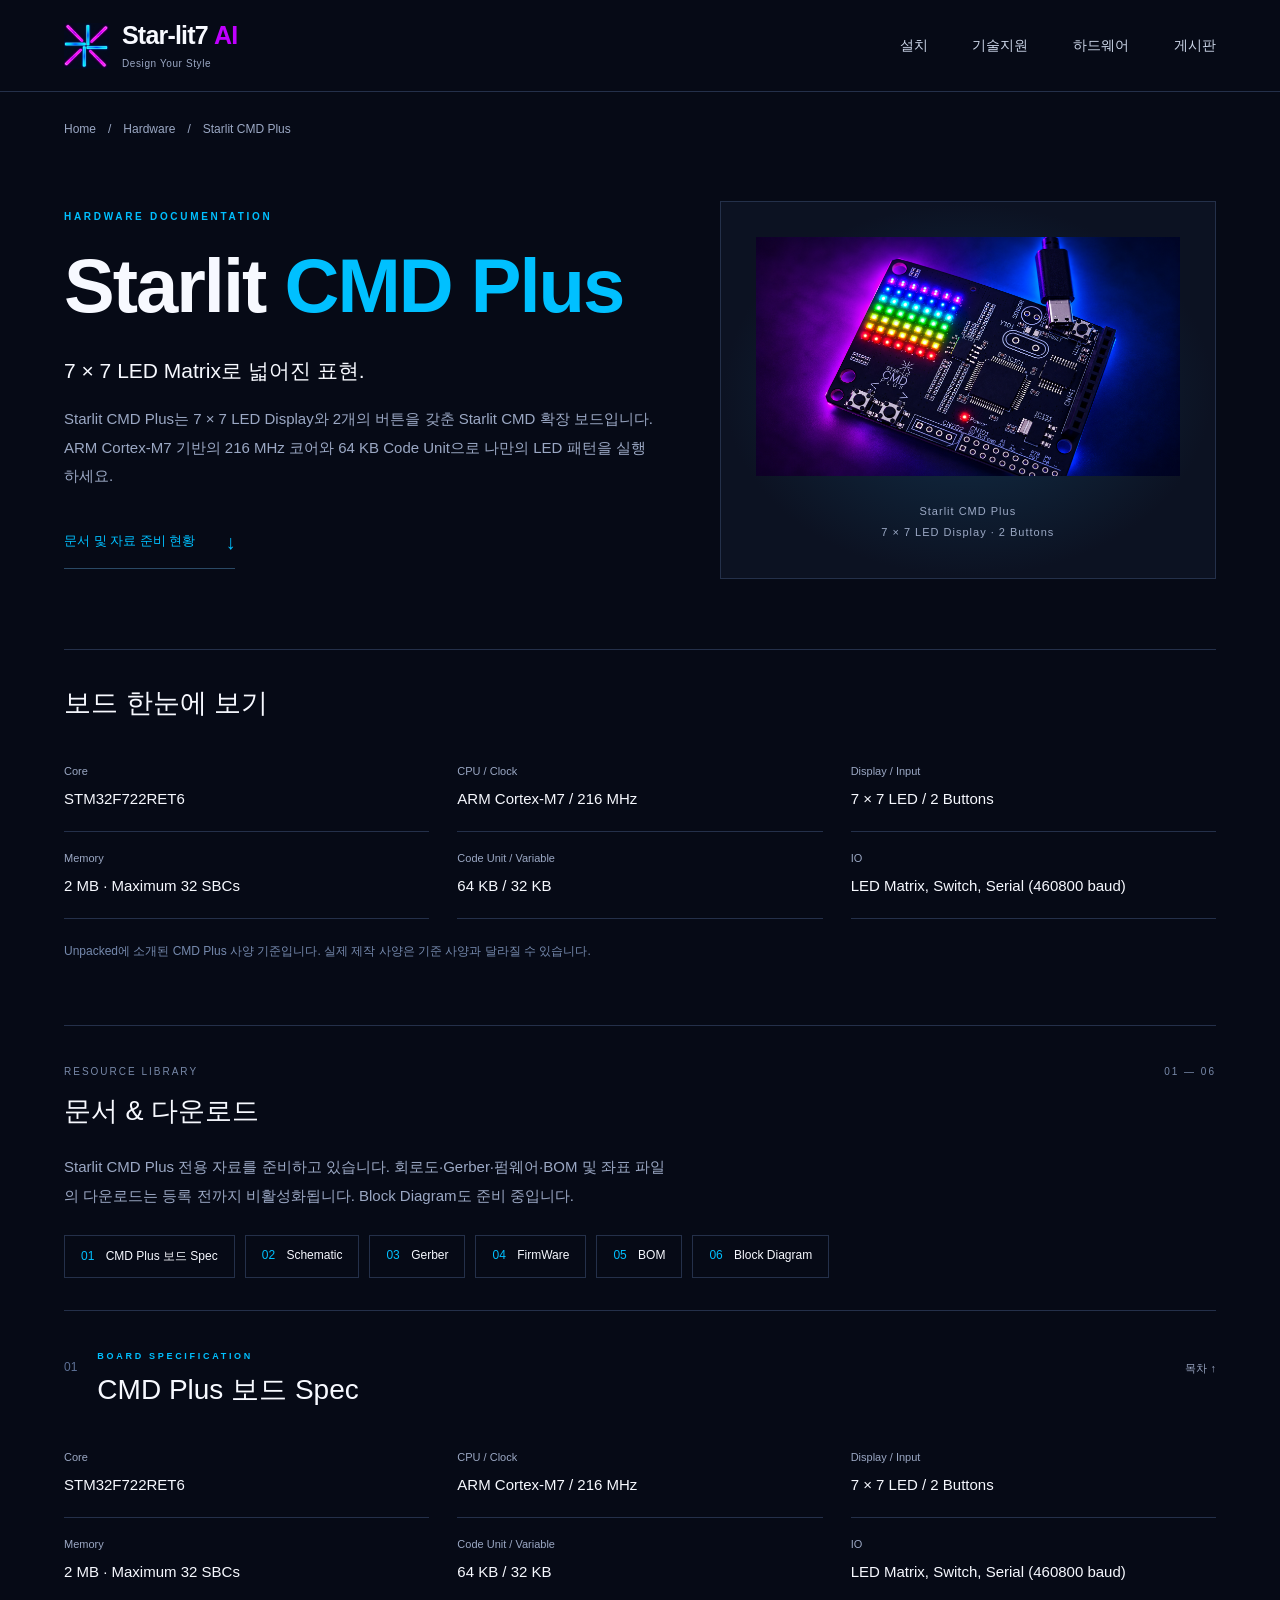
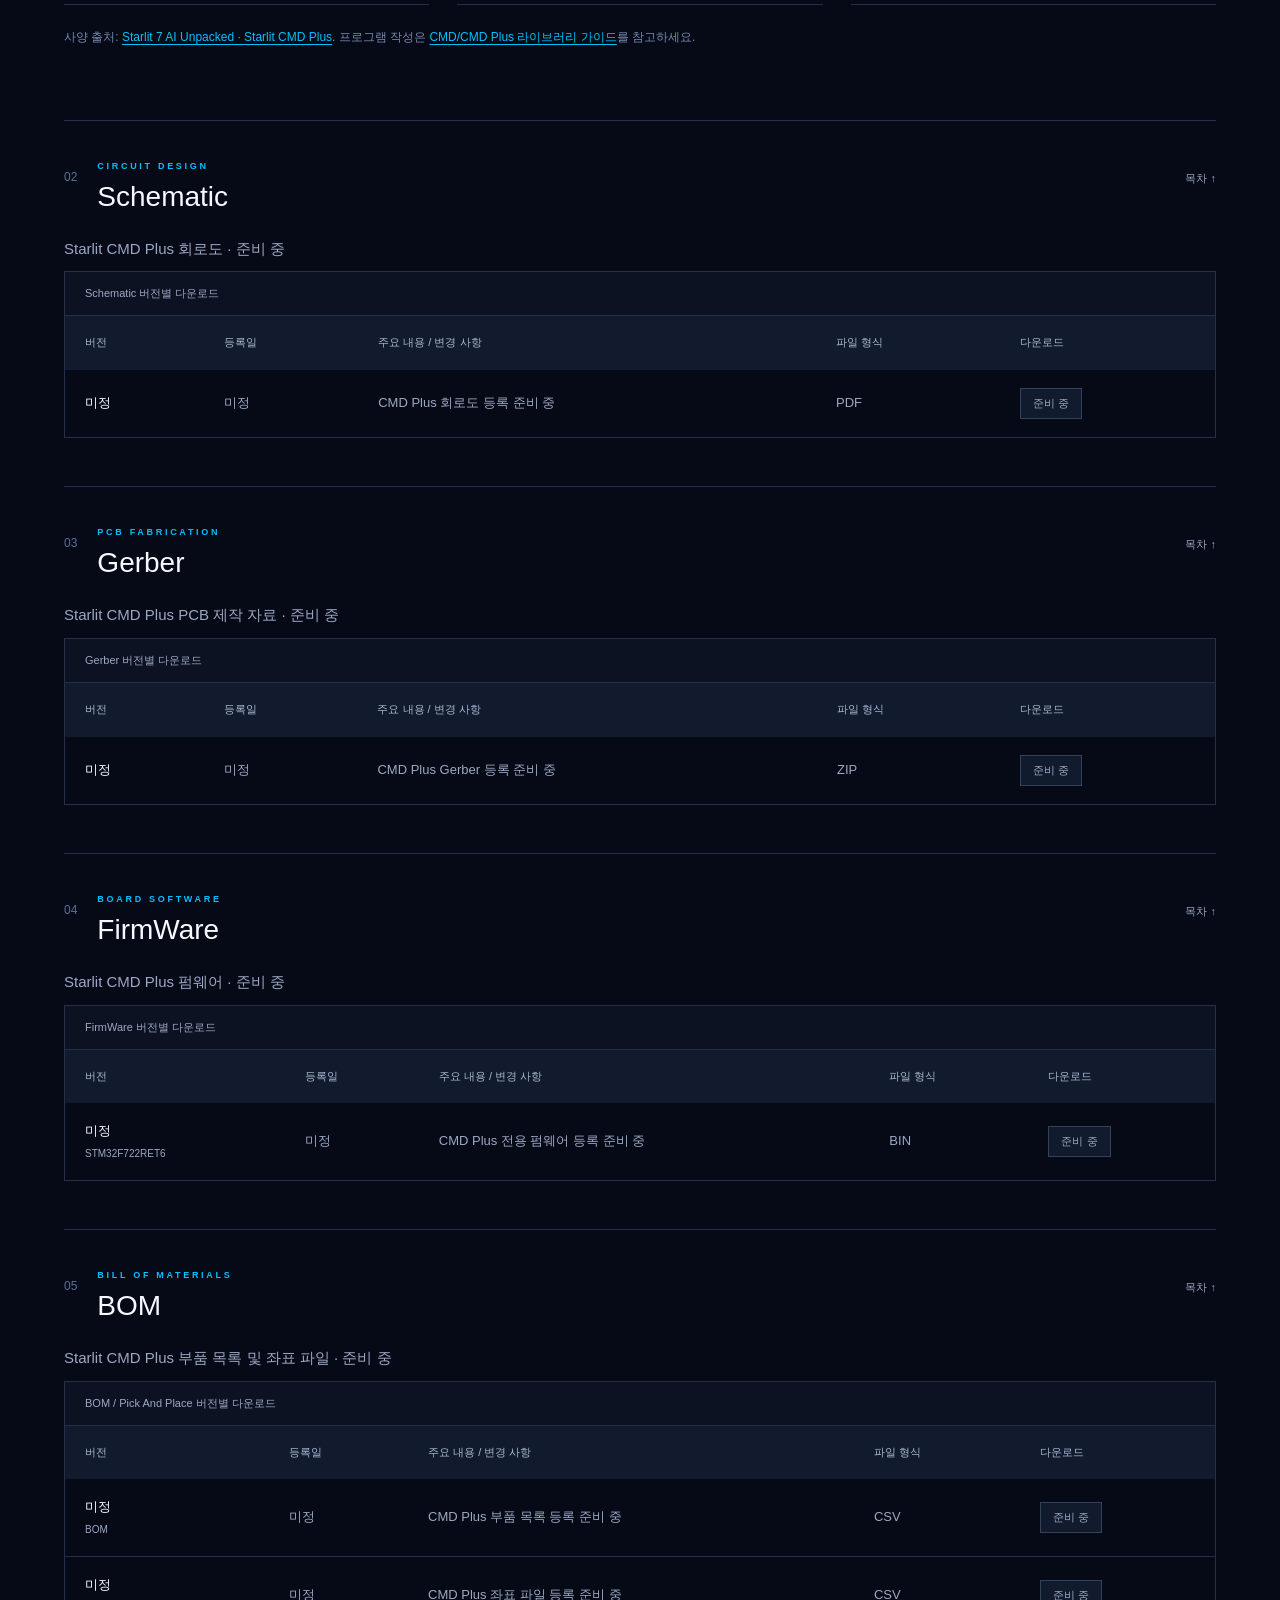
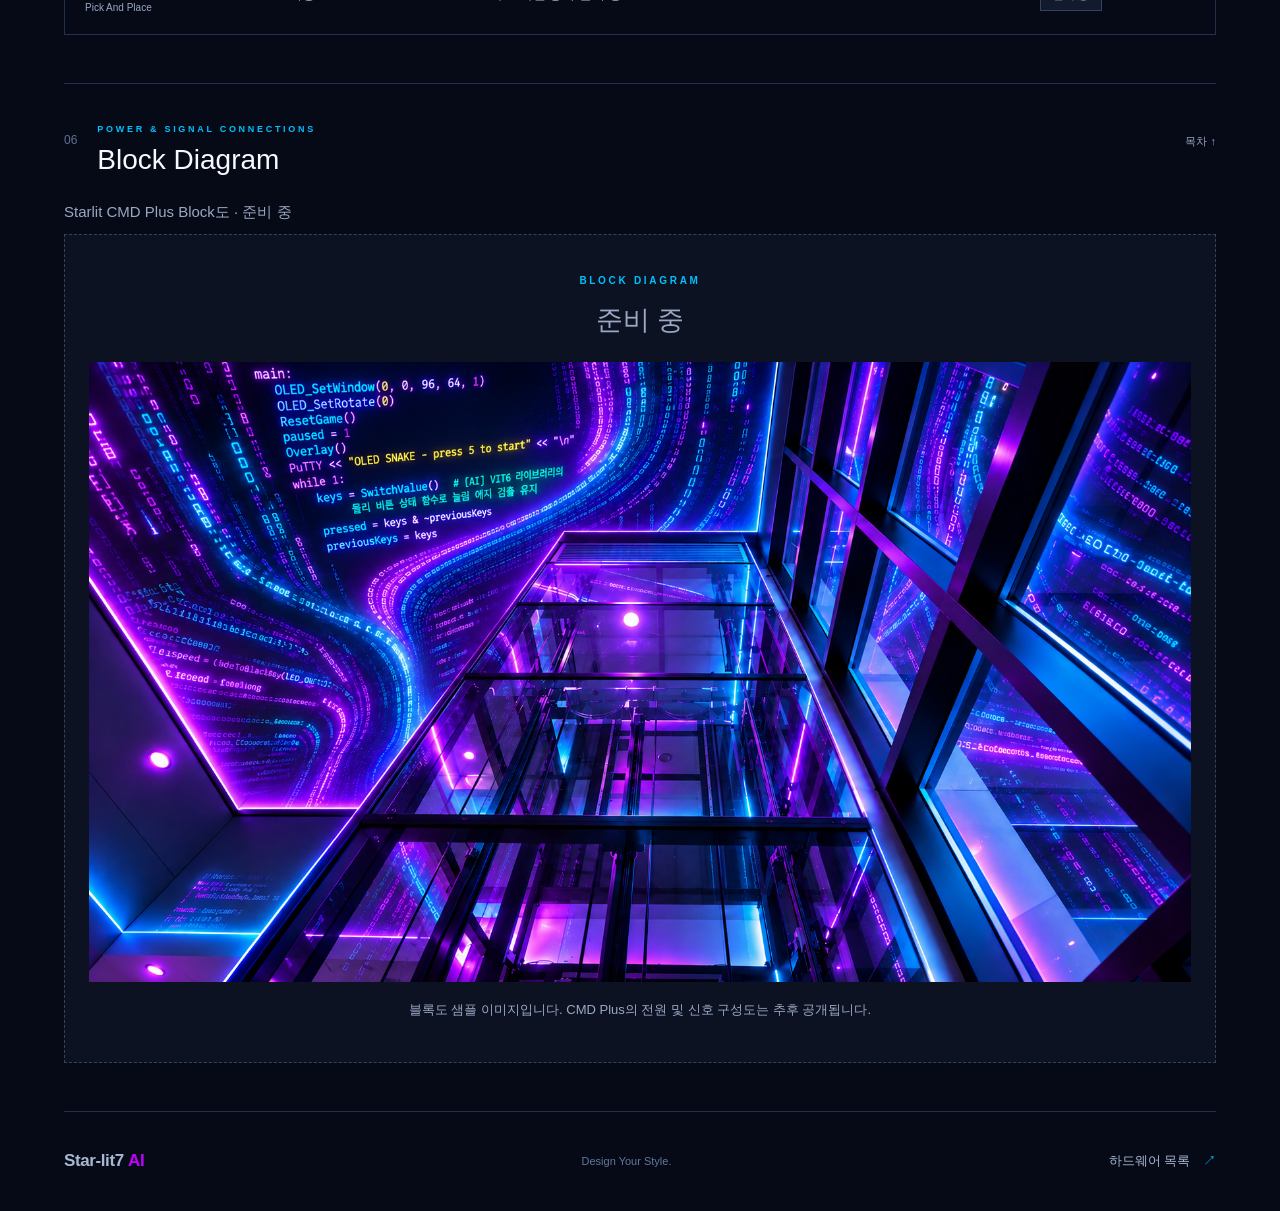
<file: starlit_cmd_plus.html>
<!doctype html>
<html lang="ko">
<head>
  <meta charset="utf-8">
  <meta name="viewport" content="width=device-width, initial-scale=1">
  <meta name="color-scheme" content="dark">
  <meta name="description" content="Starlit CMD Plus 보드 사양과 회로도, Gerber, 펌웨어, BOM 및 Block Diagram 자료 안내.">
  <title>Starlit CMD Plus | Star-lit7 AI</title>
  <link rel="stylesheet" href="style.css">
  <link rel="stylesheet" href="home.css">
  <link rel="stylesheet" href="starlit_cmd.css">
  <link rel="stylesheet" href="starlit_cmd_plus.css">
  <link rel="stylesheet" href="site-nav.css">
</head>
<body class="home cmd-page cmd-plus-page">
  <a class="skip-link" href="#main">본문으로 이동</a>
  <header class="topbar home-header">
    <a class="brand" href="index.html" aria-label="Star-lit7 AI 메인 페이지">
      <img class="brand-mark" src="res/img24.png" alt="" width="46" height="46">
      <span>Star-lit7 <b>AI</b><small>Design Your Style</small></span>
    </a>
    <nav class="home-nav" aria-label="주요 메뉴">
      <a href="https://github.com/P-D-Starlit/Starlit_7_AI/releases/tag/v7.0.0" download>설치</a>
      <a href="support.html">기술지원</a>
      <a href="index.html#hardware">하드웨어</a>
    <a href="board.html">게시판</a></nav>
  </header>
  <main id="main" class="home-main" tabindex="-1">
    <nav class="breadcrumb" aria-label="현재 위치"><a href="index.html">Home</a><span aria-hidden="true">/</span><a href="index.html#hardware">Hardware</a><span aria-hidden="true">/</span><span aria-current="page">Starlit CMD Plus</span></nav>
    <section class="cmd-hero" aria-labelledby="cmd-title">
      <div>
        <p class="home-eyebrow">HARDWARE DOCUMENTATION</p>
        <h1 id="cmd-title">Starlit <span>CMD Plus</span></h1>
        <p class="cmd-lead">7 × 7 LED Matrix로 넓어진 표현.</p>
        <p class="section-description">Starlit CMD Plus는 7 × 7 LED Display와 2개의 버튼을 갖춘 Starlit CMD 확장 보드입니다. ARM Cortex-M7 기반의 216 MHz 코어와 64 KB Code Unit으로 나만의 LED 패턴을 실행하세요.</p>
        <a class="text-link" href="#resources">문서 및 자료 준비 현황 <span aria-hidden="true">↓</span></a>
      </div>
      <figure class="cmd-product"><img src="res/image27.png" alt="Starlit CMD Plus LED Matrix 보드" width="1672" height="941"><figcaption>Starlit CMD Plus<br>7 × 7 LED Display · 2 Buttons</figcaption></figure>
    </section>
    <section class="cmd-overview" aria-labelledby="overview-title">
      <h2 id="overview-title">보드 한눈에 보기</h2>
      <dl class="cmd-specs">
        <div><dt>Core</dt><dd>STM32F722RET6</dd></div>
        <div><dt>CPU / Clock</dt><dd>ARM Cortex-M7 / 216 MHz</dd></div>
        <div><dt>Display / Input</dt><dd>7 × 7 LED / 2 Buttons</dd></div>
        <div><dt>Memory</dt><dd>2 MB · Maximum 32 SBCs</dd></div>
        <div><dt>Code Unit / Variable</dt><dd>64 KB / 32 KB</dd></div>
        <div><dt>IO</dt><dd>LED Matrix, Switch, Serial (460800 baud)</dd></div>
      </dl>
      <p class="support-note">Unpacked에 소개된 CMD Plus 사양 기준입니다. 실제 제작 사양은 기준 사양과 달라질 수 있습니다.</p>
    </section>
    <div id="resources" class="cmd-resources">
      <div class="section-kicker"><span>RESOURCE LIBRARY</span><span>01 — 06</span></div>
      <h2>문서 &amp; 다운로드</h2>
      <p class="section-description">Starlit CMD Plus 전용 자료를 준비하고 있습니다. 회로도·Gerber·펌웨어·BOM 및 좌표 파일의 다운로드는 등록 전까지 비활성화됩니다. Block Diagram도 준비 중입니다.</p>
      <nav class="resource-nav" aria-label="자료 항목">
        <a href="#spec"><span>01</span> CMD Plus 보드 Spec</a>
        <a href="#schematic"><span>02</span> Schematic</a>
        <a href="#gerber"><span>03</span> Gerber</a>
        <a href="#firmware"><span>04</span> FirmWare</a>
        <a href="#BOM"><span>05</span> BOM</a>
        <a href="#diagram"><span>06</span> Block Diagram</a>
      </nav>
    </div>
    <section class="resource-section" id="spec" aria-labelledby="spec-title">
      <div class="resource-heading"><span class="section-number">01</span><div><p class="home-eyebrow">BOARD SPECIFICATION</p><h2 id="spec-title">CMD Plus 보드 Spec</h2></div><a href="#resources" class="back-top" aria-label="자료 목차로 이동">목차 ↑</a></div>
      <dl class="cmd-specs">
        <div><dt>Core</dt><dd>STM32F722RET6</dd></div>
        <div><dt>CPU / Clock</dt><dd>ARM Cortex-M7 / 216 MHz</dd></div>
        <div><dt>Display / Input</dt><dd>7 × 7 LED / 2 Buttons</dd></div>
        <div><dt>Memory</dt><dd>2 MB · Maximum 32 SBCs</dd></div>
        <div><dt>Code Unit / Variable</dt><dd>64 KB / 32 KB</dd></div>
        <div><dt>IO</dt><dd>LED Matrix, Switch, Serial (460800 baud)</dd></div>
      </dl>
      <p class="support-note">사양 출처: <a href="unpack.html#slide-20">Starlit 7 AI Unpacked · Starlit CMD Plus</a>. 프로그램 작성은 <a href="starlit_cmd_guide.html">CMD/CMD Plus 라이브러리 가이드</a>를 참고하세요.</p>
    </section>
    <section class="resource-section" id="schematic" aria-labelledby="schematic-title">
      <div class="resource-heading"><span class="section-number">02</span><div><p class="home-eyebrow">CIRCUIT DESIGN</p><h2 id="schematic-title">Schematic</h2></div><a href="#resources" class="back-top" aria-label="자료 목차로 이동">목차 ↑</a></div>
      <p class="section-description">Starlit CMD Plus 회로도 · 준비 중</p>
      <div class="table-scroll" role="region" aria-labelledby="schematic-title" tabindex="0"><table class="download-table">
        <caption>Schematic 버전별 다운로드</caption>
        <thead><tr><th scope="col">버전</th><th scope="col">등록일</th><th scope="col">주요 내용 / 변경 사항</th><th scope="col">파일 형식</th><th scope="col">다운로드</th></tr></thead>
        <tbody><tr><th scope="row">미정</th><td>미정</td><td>CMD Plus 회로도 등록 준비 중</td><td>PDF</td><td><button class="download-pending" type="button" disabled aria-label="CMD Plus 회로도 다운로드 준비 중">준비 중</button></td></tr></tbody>
      </table></div>
    </section>
    <section class="resource-section" id="gerber" aria-labelledby="gerber-title">
      <div class="resource-heading"><span class="section-number">03</span><div><p class="home-eyebrow">PCB FABRICATION</p><h2 id="gerber-title">Gerber</h2></div><a href="#resources" class="back-top" aria-label="자료 목차로 이동">목차 ↑</a></div>
      <p class="section-description">Starlit CMD Plus PCB 제작 자료 · 준비 중</p>
      <div class="table-scroll" role="region" aria-labelledby="gerber-title" tabindex="0"><table class="download-table">
        <caption>Gerber 버전별 다운로드</caption>
        <thead><tr><th scope="col">버전</th><th scope="col">등록일</th><th scope="col">주요 내용 / 변경 사항</th><th scope="col">파일 형식</th><th scope="col">다운로드</th></tr></thead>
        <tbody><tr><th scope="row">미정</th><td>미정</td><td>CMD Plus Gerber 등록 준비 중</td><td>ZIP</td><td><button class="download-pending" type="button" disabled aria-label="CMD Plus Gerber 다운로드 준비 중">준비 중</button></td></tr></tbody>
      </table></div>
    </section>
    <section class="resource-section" id="firmware" aria-labelledby="firmware-title">
      <div class="resource-heading"><span class="section-number">04</span><div><p class="home-eyebrow">BOARD SOFTWARE</p><h2 id="firmware-title">FirmWare</h2></div><a href="#resources" class="back-top" aria-label="자료 목차로 이동">목차 ↑</a></div>
      <p class="section-description">Starlit CMD Plus 펌웨어 · 준비 중</p>
      <div class="table-scroll" role="region" aria-labelledby="firmware-title" tabindex="0"><table class="download-table">
        <caption>FirmWare 버전별 다운로드</caption>
        <thead><tr><th scope="col">버전</th><th scope="col">등록일</th><th scope="col">주요 내용 / 변경 사항</th><th scope="col">파일 형식</th><th scope="col">다운로드</th></tr></thead>
        <tbody><tr><th scope="row">미정<small>STM32F722RET6</small></th><td>미정</td><td>CMD Plus 전용 펌웨어 등록 준비 중</td><td>BIN</td><td><button class="download-pending" type="button" disabled aria-label="CMD Plus 펌웨어 다운로드 준비 중">준비 중</button></td></tr></tbody>
      </table></div>
    </section>
    <section class="resource-section" id="BOM" aria-labelledby="bom-title">
      <div class="resource-heading"><span class="section-number">05</span><div><p class="home-eyebrow">BILL OF MATERIALS</p><h2 id="bom-title">BOM</h2></div><a href="#resources" class="back-top" aria-label="자료 목차로 이동">목차 ↑</a></div>
      <p class="section-description">Starlit CMD Plus 부품 목록 및 좌표 파일 · 준비 중</p>
      <div class="table-scroll" role="region" aria-labelledby="bom-title" tabindex="0"><table class="download-table">
        <caption>BOM / Pick And Place 버전별 다운로드</caption>
        <thead><tr><th scope="col">버전</th><th scope="col">등록일</th><th scope="col">주요 내용 / 변경 사항</th><th scope="col">파일 형식</th><th scope="col">다운로드</th></tr></thead>
        <tbody>
          <tr><th scope="row">미정<small>BOM</small></th><td>미정</td><td>CMD Plus 부품 목록 등록 준비 중</td><td>CSV</td><td><button class="download-pending" type="button" disabled aria-label="CMD Plus BOM 다운로드 준비 중">준비 중</button></td></tr>
          <tr><th scope="row">미정<small>Pick And Place</small></th><td>미정</td><td>CMD Plus 좌표 파일 등록 준비 중</td><td>CSV</td><td><button class="download-pending" type="button" disabled aria-label="CMD Plus 좌표 파일 다운로드 준비 중">준비 중</button></td></tr>
        </tbody>
      </table></div>
    </section>
    <section class="resource-section" id="diagram" aria-labelledby="diagram-title">
      <div class="resource-heading"><span class="section-number">06</span><div><p class="home-eyebrow">POWER &amp; SIGNAL CONNECTIONS</p><h2 id="diagram-title">Block Diagram</h2></div><a href="#resources" class="back-top" aria-label="자료 목차로 이동">목차 ↑</a></div>
      <p class="section-description">Starlit CMD Plus Block도 · 준비 중</p>
      <div class="diagram-pending"><p class="home-eyebrow">BLOCK DIAGRAM</p><strong>준비 중</strong><img src="res/image28.png" alt="Starlit CMD Plus 블록도 준비 중 샘플 이미지" width="1672" height="941" loading="lazy"><p>블록도 샘플 이미지입니다. CMD Plus의 전원 및 신호 구성도는 추후 공개됩니다.</p></div>
    </section>
  </main>
  <footer class="home-footer"><a href="index.html">Star-lit7 <b>AI</b></a><span>Design Your Style.</span><a href="index.html#hardware">하드웨어 목록 <span aria-hidden="true">↗</span></a></footer>
</body>
</html>
</file>
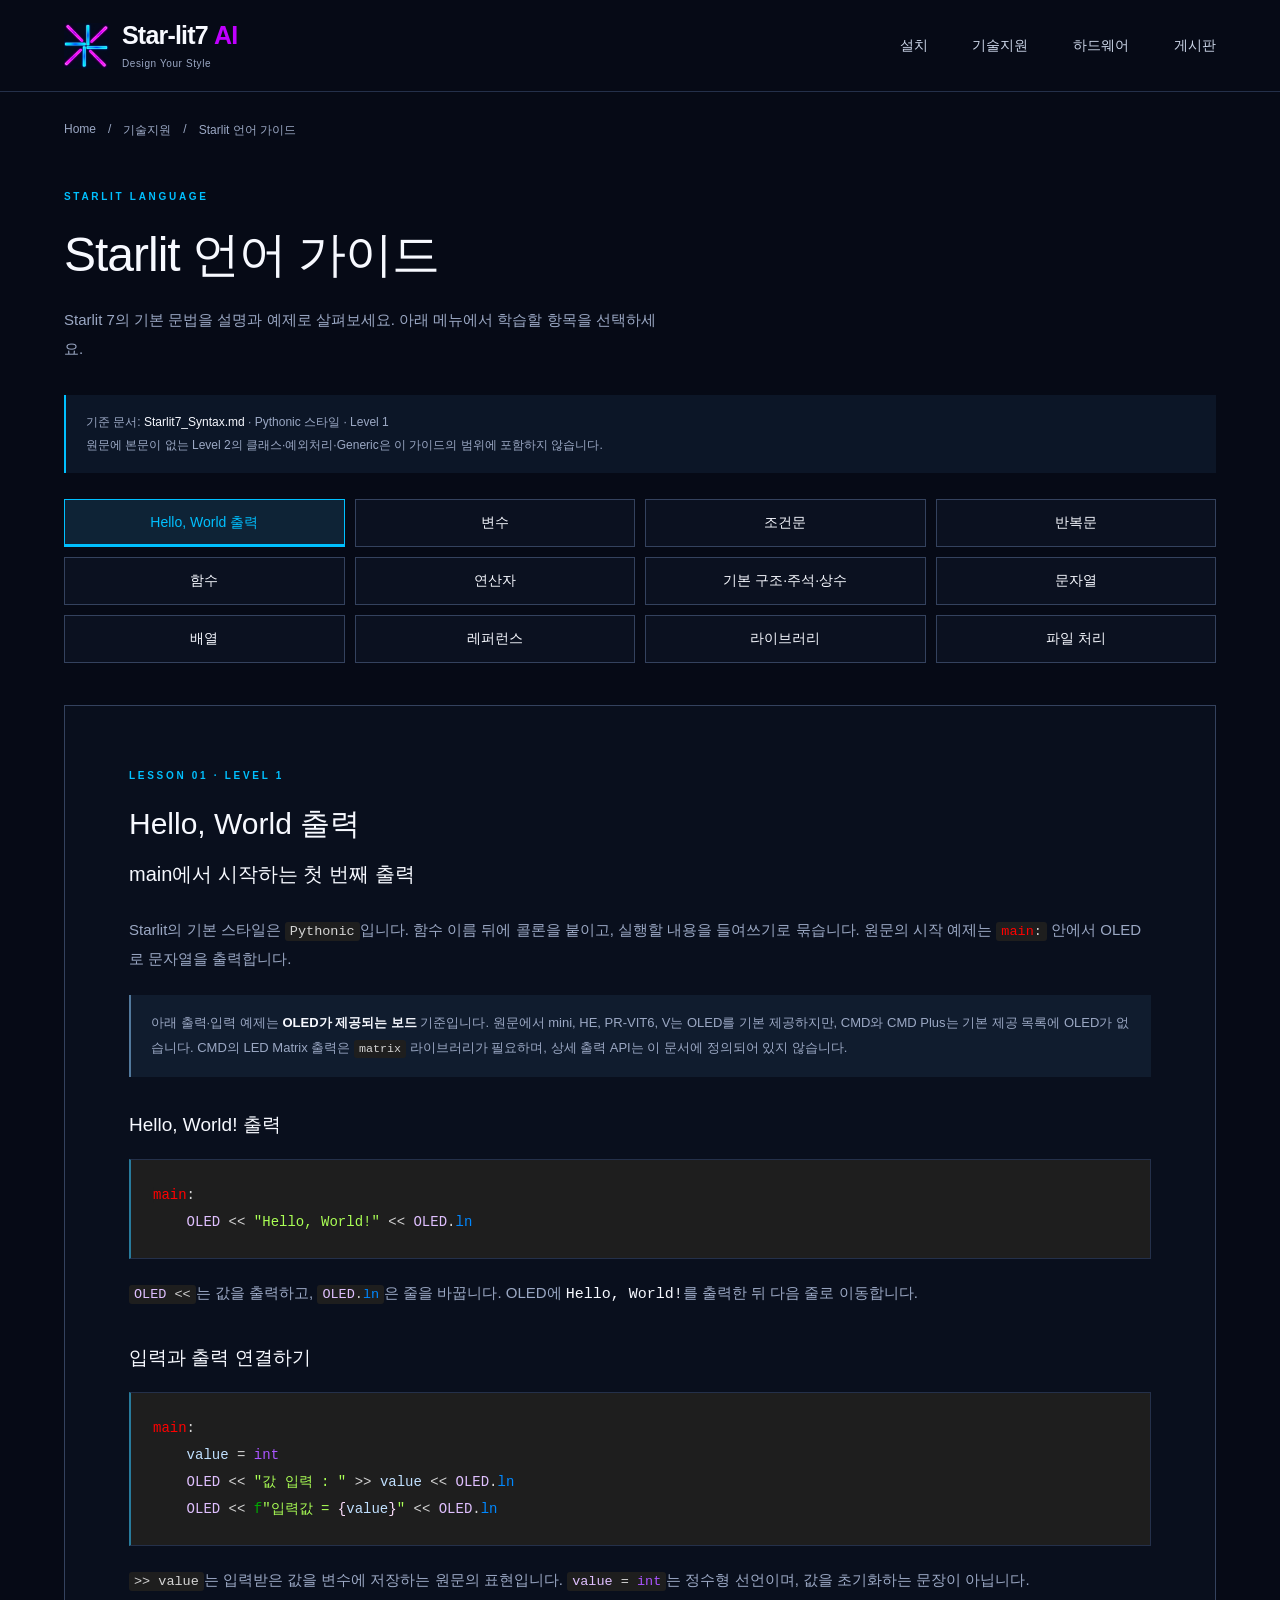
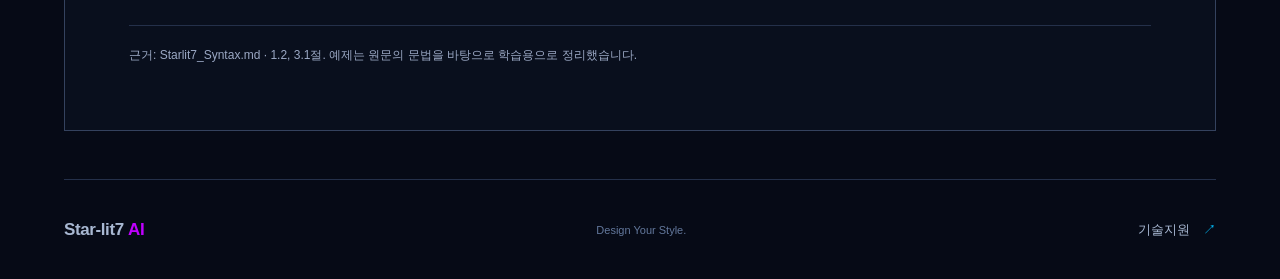
<file: starlit_guide.html>
<!doctype html>
<html lang="ko">
<head>
  <meta charset="utf-8">
  <meta name="viewport" content="width=device-width, initial-scale=1">
  <meta name="color-scheme" content="dark">
  <meta name="description" content="Starlit 7 문법 가이드: 변수, 조건문, 반복문, 함수, 연산자, 배열과 라이브러리 사용법.">
  <title>Starlit 언어 가이드 | Star-lit7 AI</title>
  <link rel="stylesheet" href="style.css">
  <link rel="stylesheet" href="home.css">
  <link rel="stylesheet" href="support.css">
  <link rel="stylesheet" href="starlit-highlighting.css">
  <script src="starlit_guide.js" defer></script>
  <link rel="stylesheet" href="site-nav.css">
</head>
<body class="home support-page">
  <a class="skip-link" href="#main">본문으로 이동</a>
  <header class="topbar home-header">
    <a class="brand" href="index.html" aria-label="Star-lit7 AI 메인 페이지"><img class="brand-mark" src="res/img24.png" alt="" width="46" height="46"><span>Star-lit7 <b>AI</b><small>Design Your Style</small></span></a>
    <nav class="home-nav" aria-label="주요 메뉴"><a href="https://github.com/P-D-Starlit/Starlit_7_AI/releases/tag/v7.0.0">설치</a><a href="support.html" >기술지원</a><a href="index.html#hardware">하드웨어</a><a href="board.html">게시판</a></nav>
  </header>
  <main id="main" class="home-main guide-main" tabindex="-1">
    <nav class="support-breadcrumb" aria-label="현재 위치"><a href="index.html">Home</a><span aria-hidden="true">/</span><a href="support.html">기술지원</a><span aria-hidden="true">/</span><span aria-current="page">Starlit 언어 가이드</span></nav>
    <section class="guide-intro" aria-labelledby="guide-title"><p class="home-eyebrow">STARLIT LANGUAGE</p><h1 id="guide-title">Starlit 언어 가이드</h1><p class="section-description">Starlit 7의 기본 문법을 설명과 예제로 살펴보세요. 아래 메뉴에서 학습할 항목을 선택하세요.</p></section>
    <p class="guide-source">기준 문서: <strong>Starlit7_Syntax.md</strong> · Pythonic 스타일 · Level 1<br>원문에 본문이 없는 Level 2의 클래스·예외처리·Generic은 이 가이드의 범위에 포함하지 않습니다.</p>
    <nav class="guide-topics" aria-label="가이드 항목">
      <a id="topic-hello-world" class="topic-link" href="#hello-world">Hello, World 출력</a>
      <a id="topic-variables" class="topic-link" href="#variables">변수</a>
      <a id="topic-conditions" class="topic-link" href="#conditions">조건문</a>
      <a id="topic-loops" class="topic-link" href="#loops">반복문</a>
      <a id="topic-functions" class="topic-link" href="#functions">함수</a>
      <a id="topic-operators" class="topic-link" href="#operators">연산자</a>
      <a id="topic-basics" class="topic-link" href="#basics">기본 구조·주석·상수</a>
      <a id="topic-strings" class="topic-link" href="#strings">문자열</a>
      <a id="topic-arrays" class="topic-link" href="#arrays">배열</a>
      <a id="topic-references" class="topic-link" href="#references">레퍼런스</a>
      <a id="topic-libraries" class="topic-link" href="#libraries">라이브러리</a>
      <a id="topic-files" class="topic-link" href="#files">파일 처리</a>
    </nav>
    <div class="guide-content">
      <section id="hello-world" class="guide-panel" aria-labelledby="heading-hello-world">
        <p class="home-eyebrow">LESSON 01 · LEVEL 1</p>
        <h2 id="heading-hello-world">Hello, World 출력</h2>
        <p class="lesson-subtitle">main에서 시작하는 첫 번째 출력</p>
        <div class="lesson-body"><p>Starlit의 기본 스타일은 <code class="starlit-highlight">Pythonic</code>입니다. 함수 이름 뒤에 콜론을 붙이고, 실행할 내용을 들여쓰기로 묶습니다. 원문의 시작 예제는 <code class="starlit-highlight"><span style="color:#FF0000;font-weight:normal;font-style:normal">main</span>:</code> 안에서 OLED로 문자열을 출력합니다.</p><aside class="guide-callout">아래 출력·입력 예제는 <strong>OLED가 제공되는 보드</strong> 기준입니다. 원문에서 mini, HE, PR-VIT6, V는 OLED를 기본 제공하지만, CMD와 CMD Plus는 기본 제공 목록에 OLED가 없습니다. CMD의 LED Matrix 출력은 <code class="starlit-highlight">matrix</code> 라이브러리가 필요하며, 상세 출력 API는 이 문서에 정의되어 있지 않습니다.</aside><h3>Hello, World! 출력</h3><pre><code class="starlit-highlight"><span style="color:#FF0000;font-weight:normal;font-style:normal">main</span>:
    <span style="color:#E0C0FF;font-weight:normal;font-style:normal">OLED</span> &lt;&lt; <span style="color:#AAFF55;font-weight:normal;font-style:normal">&quot;</span><span style="color:#AAFF55;font-weight:normal;font-style:normal">Hello, World!</span><span style="color:#AAFF55;font-weight:normal;font-style:normal">&quot;</span> &lt;&lt; <span style="color:#E0C0FF;font-weight:normal;font-style:normal">OLED</span>.<span style="color:#0088FF;font-weight:normal;font-style:normal">ln</span></code></pre><p><code class="starlit-highlight"><span style="color:#E0C0FF;font-weight:normal;font-style:normal">OLED</span> &lt;&lt;</code>는 값을 출력하고, <code class="starlit-highlight"><span style="color:#E0C0FF;font-weight:normal;font-style:normal">OLED</span>.<span style="color:#0088FF;font-weight:normal;font-style:normal">ln</span></code>은 줄을 바꿉니다. OLED에 <samp>Hello, World!</samp>를 출력한 뒤 다음 줄로 이동합니다.</p><h3>입력과 출력 연결하기</h3><pre><code class="starlit-highlight"><span style="color:#FF0000;font-weight:normal;font-style:normal">main</span>:
    <span style="color:#C0E0FF;font-weight:normal;font-style:normal">value</span> = <span style="color:#AA55FF;font-weight:normal;font-style:normal">int</span>
    <span style="color:#E0C0FF;font-weight:normal;font-style:normal">OLED</span> &lt;&lt; <span style="color:#AAFF55;font-weight:normal;font-style:normal">&quot;</span><span style="color:#AAFF55;font-weight:normal;font-style:normal;background-color:#1E1E1E">값</span><span style="color:#AAFF55;font-weight:normal;font-style:normal"> </span><span style="color:#AAFF55;font-weight:normal;font-style:normal;background-color:#1E1E1E">입</span><span style="color:#AAFF55;font-weight:normal;font-style:normal;background-color:#1E1E1E">력</span><span style="color:#AAFF55;font-weight:normal;font-style:normal"> : </span><span style="color:#AAFF55;font-weight:normal;font-style:normal">&quot;</span> &gt;&gt; <span style="color:#C0E0FF;font-weight:normal;font-style:normal">value</span> &lt;&lt; <span style="color:#E0C0FF;font-weight:normal;font-style:normal">OLED</span>.<span style="color:#0088FF;font-weight:normal;font-style:normal">ln</span>
    <span style="color:#E0C0FF;font-weight:normal;font-style:normal">OLED</span> &lt;&lt; <span style="color:#00AA00;font-weight:normal;font-style:normal">f</span><span style="color:#AAFF55;font-weight:normal;font-style:normal">&quot;</span><span style="color:#AAFF55;font-weight:normal;font-style:normal;background-color:#1E1E1E">입</span><span style="color:#AAFF55;font-weight:normal;font-style:normal;background-color:#1E1E1E">력</span><span style="color:#AAFF55;font-weight:normal;font-style:normal;background-color:#1E1E1E">값</span><span style="color:#AAFF55;font-weight:normal;font-style:normal"> = </span><span style="color:#FFE0FF;font-weight:normal;font-style:normal">{</span><span style="color:#C0E0FF;font-weight:normal;font-style:normal">value</span><span style="color:#FFE0FF;font-weight:normal;font-style:normal">}</span><span style="color:#AAFF55;font-weight:normal;font-style:normal">&quot;</span> &lt;&lt; <span style="color:#E0C0FF;font-weight:normal;font-style:normal">OLED</span>.<span style="color:#0088FF;font-weight:normal;font-style:normal">ln</span></code></pre><p><code class="starlit-highlight">&gt;&gt; value</code>는 입력받은 값을 변수에 저장하는 원문의 표현입니다. <code class="starlit-highlight"><span style="color:#E0C0FF;font-weight:normal;font-style:normal">value</span> = <span style="color:#AA55FF;font-weight:normal;font-style:normal">int</span></code>는 정수형 선언이며, 값을 초기화하는 문장이 아닙니다.</p></div>
        <p class="lesson-note">근거: Starlit7_Syntax.md · 1.2, 3.1절. 예제는 원문의 문법을 바탕으로 학습용으로 정리했습니다.</p>
      </section>
      <section id="variables" class="guide-panel" aria-labelledby="heading-variables">
        <p class="home-eyebrow">LESSON 02 · LEVEL 1</p>
        <h2 id="heading-variables">변수</h2>
        <p class="lesson-subtitle">초기값으로 자료형이 결정되는 정적 타입</p>
        <div class="lesson-body"><p>변수는 <code class="starlit-highlight"><span style="color:#E0C0FF;font-weight:normal;font-style:normal;background-color:#1E1E1E">이</span><span style="color:#E0C0FF;font-weight:normal;font-style:normal;background-color:#1E1E1E">름</span> = <span style="background-color:#1E1E1E;font-weight:normal;font-style:normal">값</span></code>으로 초기화합니다. 자료형만 선언하려면 <code class="starlit-highlight"><span style="color:#E0C0FF;font-weight:normal;font-style:normal;background-color:#1E1E1E">이</span><span style="color:#E0C0FF;font-weight:normal;font-style:normal;background-color:#1E1E1E">름</span> = <span style="background-color:#1E1E1E;font-weight:normal;font-style:normal">자</span><span style="background-color:#1E1E1E;font-weight:normal;font-style:normal">료</span><span style="background-color:#1E1E1E;font-weight:normal;font-style:normal">형</span></code>으로 작성합니다. 한 번 정해진 자료형은 이후 대입으로 바뀌지 않습니다.</p><pre><code class="starlit-highlight"><span style="color:#FF0000;font-weight:normal;font-style:normal">main</span>:
    <span style="color:#C0E0FF;font-weight:normal;font-style:normal">count</span> = <span style="color:#FFE0C0;font-weight:normal;font-style:normal">0</span>          <span style="color:#5C6370;font-weight:normal;font-style:italic"># int</span>
    <span style="color:#C0E0FF;font-weight:normal;font-style:normal">voltage</span> = <span style="color:#FFE0C0;font-weight:normal;font-style:normal">3.3</span>      <span style="color:#5C6370;font-weight:normal;font-style:italic"># float</span>
    <span style="color:#C0E0FF;font-weight:normal;font-style:normal">precise</span> = <span style="color:#FFE0C0;font-weight:normal;font-style:normal">3</span>.3D     <span style="color:#5C6370;font-weight:normal;font-style:italic"># double, </span><span style="color:#5C6370;font-weight:normal;font-style:normal;background-color:#1E1E1E">대</span><span style="color:#5C6370;font-weight:normal;font-style:normal;background-color:#1E1E1E">문</span><span style="color:#5C6370;font-weight:normal;font-style:normal;background-color:#1E1E1E">자</span><span style="color:#5C6370;font-weight:normal;font-style:italic"> D </span><span style="color:#5C6370;font-weight:normal;font-style:normal;background-color:#1E1E1E">사</span><span style="color:#5C6370;font-weight:normal;font-style:normal;background-color:#1E1E1E">용</span>
    <span style="color:#C0E0FF;font-weight:normal;font-style:normal">pending</span> = <span style="color:#AA55FF;font-weight:normal;font-style:normal">int</span>     <span style="color:#5C6370;font-weight:normal;font-style:italic"># </span><span style="color:#5C6370;font-weight:normal;font-style:normal;background-color:#1E1E1E">초</span><span style="color:#5C6370;font-weight:normal;font-style:normal;background-color:#1E1E1E">기</span><span style="color:#5C6370;font-weight:normal;font-style:normal;background-color:#1E1E1E">화</span><span style="color:#5C6370;font-weight:normal;font-style:italic"> </span><span style="color:#5C6370;font-weight:normal;font-style:normal;background-color:#1E1E1E">없</span><span style="color:#5C6370;font-weight:normal;font-style:normal;background-color:#1E1E1E">는</span><span style="color:#5C6370;font-weight:normal;font-style:italic"> </span><span style="color:#5C6370;font-weight:normal;font-style:normal;background-color:#1E1E1E">선</span><span style="color:#5C6370;font-weight:normal;font-style:normal;background-color:#1E1E1E">언</span>
    <span style="color:#C0E0FF;font-weight:normal;font-style:normal">count</span> += <span style="color:#FFE0C0;font-weight:normal;font-style:normal">1</span></code></pre><div class="guide-table-scroll" role="region" aria-label="자료형 설명 표" tabindex="0"><table class="guide-table"><thead><tr><th scope="col">자료형</th><th scope="col">크기 (byte)</th><th scope="col">용도</th></tr></thead><tbody><tr><th scope="row"><code class="starlit-highlight"><span style="color:#AA55FF;font-weight:normal;font-style:normal">int</span></code></th><td>4</td><td>부호 있는 정수</td></tr><tr><th scope="row"><code class="starlit-highlight"><span style="color:#AA55FF;font-weight:normal;font-style:normal">float</span></code></th><td>4</td><td>단일 정밀도 부동소수점</td></tr><tr><th scope="row"><code class="starlit-highlight"><span style="color:#AA55FF;font-weight:normal;font-style:normal">double</span></code></th><td>8</td><td>이중 정밀도 부동소수점</td></tr><tr><th scope="row"><code class="starlit-highlight"><span style="color:#AA55FF;font-weight:normal;font-style:normal">str</span></code></th><td>256</td><td>문자열</td></tr><tr><th scope="row"><code class="starlit-highlight"><span style="color:#AA55FF;font-weight:normal;font-style:normal">ref</span></code></th><td>4</td><td>메모리 주소</td></tr><tr><th scope="row"><code class="starlit-highlight">byte</code></th><td>1</td><td>단일 바이트 정수. LED Matrix·문자열 데이터 등에 사용</td></tr></tbody></table></div><h3>이름과 유효 범위</h3><p>이름에는 알파벳, 숫자, 밑줄과 UTF-8 문자를 사용할 수 있지만 숫자나 <code class="starlit-highlight">_</code>로 시작할 수 없습니다. 함수 밖의 전역변수는 코드 전체에서, 블록 안의 지역변수는 정의된 블록 안에서 유효합니다.</p><pre><code class="starlit-highlight"><span style="color:#E0C0FF;font-weight:normal;font-style:normal">count</span> = <span style="color:#AA55FF;font-weight:normal;font-style:normal">int</span>
<span style="color:#FF0000;font-weight:normal;font-style:normal">main</span>:
    <span style="color:#C0E0FF;font-weight:normal;font-style:normal">count</span> = <span style="color:#FFE0C0;font-weight:normal;font-style:normal">10</span>        <span style="color:#5C6370;font-weight:normal;font-style:italic"># </span><span style="color:#5C6370;font-weight:normal;font-style:normal;background-color:#1E1E1E">전</span><span style="color:#5C6370;font-weight:normal;font-style:normal;background-color:#1E1E1E">역</span><span style="color:#5C6370;font-weight:normal;font-style:normal;background-color:#1E1E1E">변</span><span style="color:#5C6370;font-weight:normal;font-style:normal;background-color:#1E1E1E">수</span><span style="color:#5C6370;font-weight:normal;font-style:normal;background-color:#1E1E1E">에</span><span style="color:#5C6370;font-weight:normal;font-style:italic"> </span><span style="color:#5C6370;font-weight:normal;font-style:normal;background-color:#1E1E1E">대</span><span style="color:#5C6370;font-weight:normal;font-style:normal;background-color:#1E1E1E">입</span>
    <span style="color:#FFC000;font-weight:bold;font-style:normal">if</span> <span style="color:#C0E0FF;font-weight:normal;font-style:normal">count</span> &gt; <span style="color:#FFE0C0;font-weight:normal;font-style:normal">0</span>:
        <span style="color:#C0E0FF;font-weight:normal;font-style:normal">count</span> = <span style="color:#AA55FF;font-weight:normal;font-style:normal">int</span>   <span style="color:#5C6370;font-weight:normal;font-style:italic"># </span><span style="color:#5C6370;font-weight:normal;font-style:normal;background-color:#1E1E1E">같</span><span style="color:#5C6370;font-weight:normal;font-style:normal;background-color:#1E1E1E">은</span><span style="color:#5C6370;font-weight:normal;font-style:italic"> </span><span style="color:#5C6370;font-weight:normal;font-style:normal;background-color:#1E1E1E">이</span><span style="color:#5C6370;font-weight:normal;font-style:normal;background-color:#1E1E1E">름</span><span style="color:#5C6370;font-weight:normal;font-style:normal;background-color:#1E1E1E">의</span><span style="color:#5C6370;font-weight:normal;font-style:italic"> </span><span style="color:#5C6370;font-weight:normal;font-style:normal;background-color:#1E1E1E">별</span><span style="color:#5C6370;font-weight:normal;font-style:normal;background-color:#1E1E1E">도</span><span style="color:#5C6370;font-weight:normal;font-style:italic"> </span><span style="color:#5C6370;font-weight:normal;font-style:normal;background-color:#1E1E1E">지</span><span style="color:#5C6370;font-weight:normal;font-style:normal;background-color:#1E1E1E">역</span><span style="color:#5C6370;font-weight:normal;font-style:normal;background-color:#1E1E1E">변</span><span style="color:#5C6370;font-weight:normal;font-style:normal;background-color:#1E1E1E">수</span><span style="color:#5C6370;font-weight:normal;font-style:italic"> </span><span style="color:#5C6370;font-weight:normal;font-style:normal;background-color:#1E1E1E">선</span><span style="color:#5C6370;font-weight:normal;font-style:normal;background-color:#1E1E1E">언</span>
        <span style="color:#C0E0FF;font-weight:normal;font-style:normal">count</span> = <span style="color:#FFE0C0;font-weight:normal;font-style:normal">3</span></code></pre><p>하위 블록에서 같은 이름을 새로 만들려면 자료형 선언을 명시합니다. 레퍼런스 변수와 이름이 충돌하지 않도록 관련 규칙도 확인하세요. 소수 리터럴은 <code class="starlit-highlight"><span style="color:#FFE0C0;font-weight:normal;font-style:normal">1</span>.0k</code>처럼 단위를 붙일 수 있으며, 원문 예제에서는 1000을 저장합니다.</p></div>
        <p class="lesson-note">근거: Starlit7_Syntax.md · 2.1, 2.2절. 예제는 원문의 문법을 바탕으로 학습용으로 정리했습니다.</p>
      </section>
      <section id="conditions" class="guide-panel" aria-labelledby="heading-conditions">
        <p class="home-eyebrow">LESSON 03 · LEVEL 1</p>
        <h2 id="heading-conditions">조건문</h2>
        <p class="lesson-subtitle">if와 when으로 실행할 블록 선택하기</p>
        <div class="lesson-body"><h3>if / elif / else</h3><p><code class="starlit-highlight"><span style="color:#FFC000;font-weight:bold;font-style:normal">if</span> <span style="background-color:#1E1E1E;font-weight:normal;font-style:normal">조</span><span style="background-color:#1E1E1E;font-weight:normal;font-style:normal">건</span>:</code>은 조건이 참인 경우 실행합니다. 앞의 조건이 거짓이면 다음 <code class="starlit-highlight"><span style="color:#FFC000;font-weight:bold;font-style:normal">elif</span></code>를 확인하고, 모두 거짓이면 인수 없는 <code class="starlit-highlight"><span style="color:#FFC000;font-weight:bold;font-style:normal">else</span>:</code>를 실행합니다. 조건 인수 안에 변수 생성문을 넣을 수 없습니다.</p><pre><code class="starlit-highlight"><span style="color:#FF0000;font-weight:normal;font-style:normal">main</span>:
    <span style="color:#C0E0FF;font-weight:normal;font-style:normal">value</span> = -<span style="color:#FFE0C0;font-weight:normal;font-style:normal">3</span>
    <span style="color:#FFC000;font-weight:bold;font-style:normal">if</span> <span style="color:#C0E0FF;font-weight:normal;font-style:normal">value</span> &gt; <span style="color:#FFE0C0;font-weight:normal;font-style:normal">0</span>:
        <span style="color:#E0C0FF;font-weight:normal;font-style:normal">OLED</span> &lt;&lt; <span style="color:#AAFF55;font-weight:normal;font-style:normal">&quot;</span><span style="color:#AAFF55;font-weight:normal;font-style:normal;background-color:#1E1E1E">양</span><span style="color:#AAFF55;font-weight:normal;font-style:normal;background-color:#1E1E1E">수</span><span style="color:#AAFF55;font-weight:normal;font-style:normal">&quot;</span> &lt;&lt; <span style="color:#E0C0FF;font-weight:normal;font-style:normal">OLED</span>.<span style="color:#0088FF;font-weight:normal;font-style:normal">ln</span>
    <span style="color:#FFC000;font-weight:bold;font-style:normal">elif</span> <span style="color:#C0E0FF;font-weight:normal;font-style:normal">value</span> &lt; <span style="color:#FFE0C0;font-weight:normal;font-style:normal">0</span>:
        <span style="color:#E0C0FF;font-weight:normal;font-style:normal">OLED</span> &lt;&lt; <span style="color:#AAFF55;font-weight:normal;font-style:normal">&quot;</span><span style="color:#AAFF55;font-weight:normal;font-style:normal;background-color:#1E1E1E">음</span><span style="color:#AAFF55;font-weight:normal;font-style:normal;background-color:#1E1E1E">수</span><span style="color:#AAFF55;font-weight:normal;font-style:normal">&quot;</span> &lt;&lt; <span style="color:#E0C0FF;font-weight:normal;font-style:normal">OLED</span>.<span style="color:#0088FF;font-weight:normal;font-style:normal">ln</span>
    <span style="color:#FFC000;font-weight:bold;font-style:normal">else</span>:
        <span style="color:#E0C0FF;font-weight:normal;font-style:normal">OLED</span> &lt;&lt; <span style="color:#AAFF55;font-weight:normal;font-style:normal">&quot;</span><span style="color:#AAFF55;font-weight:normal;font-style:normal">0</span><span style="color:#AAFF55;font-weight:normal;font-style:normal">&quot;</span> &lt;&lt; <span style="color:#E0C0FF;font-weight:normal;font-style:normal">OLED</span>.<span style="color:#0088FF;font-weight:normal;font-style:normal">ln</span></code></pre><p>이 예제에서는 <samp>음수</samp>를 출력합니다. 출력 부분은 OLED 보드 기준입니다.</p><h3>when / case / default</h3><p><code class="starlit-highlight"><span style="color:#FFC000;font-weight:bold;font-style:normal">when</span> <span style="background-color:#1E1E1E;font-weight:normal;font-style:normal">값</span>:</code> 아래에 <code class="starlit-highlight"><span style="color:#FFC000;font-weight:bold;font-style:normal">case</span></code>를 배치합니다. 일치하는 항목이 없으면 <code class="starlit-highlight"><span style="color:#FFC000;font-weight:bold;font-style:normal">default</span></code>가 실행됩니다. 원문에 따라 <code class="starlit-highlight"><span style="color:#FFC000;font-weight:bold;font-style:normal">case</span></code>마다 <code class="starlit-highlight"><span style="color:#FFC000;font-weight:bold;font-style:normal">break</span></code>를 넣지 않습니다.</p><pre><code class="starlit-highlight"><span style="color:#FF0000;font-weight:normal;font-style:normal">main</span>:
    <span style="color:#C0E0FF;font-weight:normal;font-style:normal">mode</span> = <span style="color:#FFE0C0;font-weight:normal;font-style:normal">1</span>
    <span style="color:#C0E0FF;font-weight:normal;font-style:normal">result</span> = <span style="color:#FFE0C0;font-weight:normal;font-style:normal">0</span>
    <span style="color:#FFC000;font-weight:bold;font-style:normal">when</span> <span style="color:#C0E0FF;font-weight:normal;font-style:normal">mode</span>:
        <span style="color:#FFC000;font-weight:bold;font-style:normal">case</span> <span style="color:#FFE0C0;font-weight:normal;font-style:normal">0</span>:
            <span style="color:#C0E0FF;font-weight:normal;font-style:normal">result</span> = <span style="color:#FFE0C0;font-weight:normal;font-style:normal">10</span>
        <span style="color:#FFC000;font-weight:bold;font-style:normal">case</span> <span style="color:#FFE0C0;font-weight:normal;font-style:normal">1</span>:
            <span style="color:#C0E0FF;font-weight:normal;font-style:normal">result</span> = <span style="color:#FFE0C0;font-weight:normal;font-style:normal">20</span>
        <span style="color:#FF0000;font-weight:normal;font-style:normal">default</span>:
            <span style="color:#C0E0FF;font-weight:normal;font-style:normal">result</span> = -<span style="color:#FFE0C0;font-weight:normal;font-style:normal">1</span></code></pre><p>실행 후 <code class="starlit-highlight">result</code>는 20입니다. <code class="starlit-highlight"><span style="color:#FFC000;font-weight:bold;font-style:normal">when</span></code>에는 반드시 <code class="starlit-highlight"><span style="color:#FFC000;font-weight:bold;font-style:normal">case</span></code>가 있어야 합니다.</p></div>
        <p class="lesson-note">근거: Starlit7_Syntax.md · 4.1, 4.2절. 예제는 원문의 문법을 바탕으로 학습용으로 정리했습니다.</p>
      </section>
      <section id="loops" class="guide-panel" aria-labelledby="heading-loops">
        <p class="home-eyebrow">LESSON 04 · LEVEL 1</p>
        <h2 id="heading-loops">반복문</h2>
        <p class="lesson-subtitle">조건 반복, 범위 반복과 반복 제어</p>
        <div class="lesson-body"><h3>while: 조건이 참인 동안 반복</h3><pre><code class="starlit-highlight"><span style="color:#FF0000;font-weight:normal;font-style:normal">main</span>:
    <span style="color:#C0E0FF;font-weight:normal;font-style:normal">count</span> = <span style="color:#FFE0C0;font-weight:normal;font-style:normal">0</span>
    <span style="color:#FFC000;font-weight:bold;font-style:normal">while</span> <span style="color:#C0E0FF;font-weight:normal;font-style:normal">count</span> &lt; <span style="color:#FFE0C0;font-weight:normal;font-style:normal">3</span>:
        <span style="color:#E0C0FF;font-weight:normal;font-style:normal">OLED</span> &lt;&lt; <span style="color:#00AA00;font-weight:normal;font-style:normal">f</span><span style="color:#AAFF55;font-weight:normal;font-style:normal">&quot;</span><span style="color:#FFE0FF;font-weight:normal;font-style:normal">{</span><span style="color:#C0E0FF;font-weight:normal;font-style:normal">count</span><span style="color:#FFE0FF;font-weight:normal;font-style:normal">}</span><span style="color:#AAFF55;font-weight:normal;font-style:normal">&quot;</span> &lt;&lt; <span style="color:#E0C0FF;font-weight:normal;font-style:normal">OLED</span>.<span style="color:#0088FF;font-weight:normal;font-style:normal">ln</span>
        <span style="color:#C0E0FF;font-weight:normal;font-style:normal">count</span> += <span style="color:#FFE0C0;font-weight:normal;font-style:normal">1</span></code></pre><p>OLED에 0, 1, 2를 한 줄씩 출력합니다. <code class="starlit-highlight"><span style="color:#FFC000;font-weight:bold;font-style:normal">while</span> <span style="color:#FFE0C0;font-weight:normal;font-style:normal">1</span>:</code>은 무한 반복입니다. <code class="starlit-highlight"><span style="color:#FFC000;font-weight:bold;font-style:normal">break</span></code>는 반복문을 빠져나가고, <code class="starlit-highlight"><span style="color:#FFC000;font-weight:bold;font-style:normal">continue</span></code>는 다음 조건 검사로 돌아갑니다.</p><h3>표준형 for: 끝값을 포함하는 범위</h3><p><code class="starlit-highlight"><span style="color:#FFC000;font-weight:bold;font-style:normal">for</span> <span style="background-color:#1E1E1E;font-weight:normal;font-style:normal">변</span><span style="background-color:#1E1E1E;font-weight:normal;font-style:normal">수</span>:<span style="background-color:#1E1E1E;font-weight:normal;font-style:normal">시</span><span style="background-color:#1E1E1E;font-weight:normal;font-style:normal">작</span>:<span style="background-color:#1E1E1E;font-weight:normal;font-style:normal">증</span><span style="background-color:#1E1E1E;font-weight:normal;font-style:normal">감</span>:<span style="background-color:#1E1E1E;font-weight:normal;font-style:normal">끝</span>:</code>으로 작성합니다. 증감이 1 또는 -1이면 생략할 수 있습니다. 원문의 1, 3, 5, 7, 9 출력 예제처럼 끝값을 포함합니다.</p><pre><code class="starlit-highlight"><span style="color:#FF0000;font-weight:normal;font-style:normal">main</span>:
    <span style="color:#FFC000;font-weight:bold;font-style:normal">for</span> <span style="color:#C0E0FF;font-weight:normal;font-style:normal">i</span>:<span style="color:#FFE0C0;font-weight:normal;font-style:normal">1</span>:<span style="color:#FFE0C0;font-weight:normal;font-style:normal">2</span>:<span style="color:#FFE0C0;font-weight:normal;font-style:normal">9</span>:
        <span style="color:#E0C0FF;font-weight:normal;font-style:normal">OLED</span> &lt;&lt; <span style="color:#00AA00;font-weight:normal;font-style:normal">f</span><span style="color:#AAFF55;font-weight:normal;font-style:normal">&quot;</span><span style="color:#FFE0FF;font-weight:normal;font-style:normal">{</span><span style="color:#C0E0FF;font-weight:normal;font-style:normal">i</span><span style="color:#FFE0FF;font-weight:normal;font-style:normal">}</span><span style="color:#AAFF55;font-weight:normal;font-style:normal">&quot;</span> &lt;&lt; <span style="color:#E0C0FF;font-weight:normal;font-style:normal">OLED</span>.<span style="color:#0088FF;font-weight:normal;font-style:normal">ln</span>
    <span style="color:#FFC000;font-weight:bold;font-style:normal">for</span> <span style="color:#C0E0FF;font-weight:normal;font-style:normal">j</span>:<span style="color:#FFE0C0;font-weight:normal;font-style:normal">0</span>:<span style="color:#FFE0C0;font-weight:normal;font-style:normal">2</span>:
        <span style="color:#E0C0FF;font-weight:normal;font-style:normal">OLED</span> &lt;&lt; <span style="color:#00AA00;font-weight:normal;font-style:normal">f</span><span style="color:#AAFF55;font-weight:normal;font-style:normal">&quot;</span><span style="color:#FFE0FF;font-weight:normal;font-style:normal">{</span><span style="color:#C0E0FF;font-weight:normal;font-style:normal">j</span><span style="color:#FFE0FF;font-weight:normal;font-style:normal">}</span><span style="color:#AAFF55;font-weight:normal;font-style:normal">&quot;</span> &lt;&lt; <span style="color:#E0C0FF;font-weight:normal;font-style:normal">OLED</span>.<span style="color:#0088FF;font-weight:normal;font-style:normal">ln</span></code></pre><p>첫 반복문은 1, 3, 5, 7, 9를, 두 번째는 0, 1, 2를 출력합니다. 이미 선언한 이름을 반복변수로 쓰면 별도 변수가 새로 생성되지 않습니다.</p><h3>일반형 for와 반복문의 else</h3><pre><code class="starlit-highlight"><span style="color:#FF0000;font-weight:normal;font-style:normal">main</span>:
    <span style="color:#C0E0FF;font-weight:normal;font-style:normal">total</span> = <span style="color:#FFE0C0;font-weight:normal;font-style:normal">0</span>
    <span style="color:#FFC000;font-weight:bold;font-style:normal">for</span><span style="color:#FFE0FF;font-weight:normal;font-style:normal">(</span>i = <span style="color:#FFE0C0;font-weight:normal;font-style:normal">0</span>; i &lt; <span style="color:#FFE0C0;font-weight:normal;font-style:normal">3</span>; i++<span style="color:#FFE0FF;font-weight:normal;font-style:normal">)</span>:
        <span style="color:#C0E0FF;font-weight:normal;font-style:normal">total</span> += i
    <span style="color:#FFC000;font-weight:bold;font-style:normal">else</span>:
        <span style="color:#E0C0FF;font-weight:normal;font-style:normal">OLED</span> &lt;&lt; <span style="color:#00AA00;font-weight:normal;font-style:normal">f</span><span style="color:#AAFF55;font-weight:normal;font-style:normal">&quot;</span><span style="color:#AAFF55;font-weight:normal;font-style:normal;background-color:#1E1E1E">합</span><span style="color:#AAFF55;font-weight:normal;font-style:normal;background-color:#1E1E1E">계</span><span style="color:#AAFF55;font-weight:normal;font-style:normal"> = </span><span style="color:#FFE0FF;font-weight:normal;font-style:normal">{</span><span style="color:#C0E0FF;font-weight:normal;font-style:normal">total</span><span style="color:#FFE0FF;font-weight:normal;font-style:normal">}</span><span style="color:#AAFF55;font-weight:normal;font-style:normal">&quot;</span> &lt;&lt; <span style="color:#E0C0FF;font-weight:normal;font-style:normal">OLED</span>.<span style="color:#0088FF;font-weight:normal;font-style:normal">ln</span></code></pre><p>일반형은 <code class="starlit-highlight"><span style="color:#FFC000;font-weight:bold;font-style:normal">for</span><span style="color:#FFE0FF;font-weight:normal;font-style:normal">(</span><span style="background-color:#1E1E1E;font-weight:normal;font-style:normal">초</span><span style="background-color:#1E1E1E;font-weight:normal;font-style:normal">기</span><span style="background-color:#1E1E1E;font-weight:normal;font-style:normal">화</span>;<span style="background-color:#1E1E1E;font-weight:normal;font-style:normal">조</span><span style="background-color:#1E1E1E;font-weight:normal;font-style:normal">건</span>;<span style="background-color:#1E1E1E;font-weight:normal;font-style:normal">증</span><span style="background-color:#1E1E1E;font-weight:normal;font-style:normal">감</span><span style="color:#FFE0FF;font-weight:normal;font-style:normal">)</span></code>을 사용합니다. 변수 생성은 초기화 구간에서만 가능합니다. 조건은 비울 수 없고, 무한 반복은 <code class="starlit-highlight"><span style="color:#FFC000;font-weight:bold;font-style:normal">for</span><span style="color:#FFE0FF;font-weight:normal;font-style:normal">(</span>;<span style="color:#FFE0C0;font-weight:normal;font-style:normal">1</span>;<span style="color:#FFE0FF;font-weight:normal;font-style:normal">)</span></code>로 표현합니다. <code class="starlit-highlight"><span style="color:#FFC000;font-weight:bold;font-style:normal">while</span></code>과 <code class="starlit-highlight"><span style="color:#FFC000;font-weight:bold;font-style:normal">for</span></code> 뒤의 <code class="starlit-highlight"><span style="color:#FFC000;font-weight:bold;font-style:normal">else</span></code>는 <code class="starlit-highlight"><span style="color:#FFC000;font-weight:bold;font-style:normal">break</span></code> 없이 반복이 끝났을 때 실행됩니다. 위 합계는 3입니다.</p><aside class="guide-callout">원문 5.1의 첫 예제에 빠진 콜론을 보완하고, 5.2의 출력 변수 <code class="starlit-highlight">a</code>는 반복변수 <code class="starlit-highlight">i</code>로 고쳤습니다. while은 원문의 0~9 예제 동작에 맞춰 “조건이 참인 동안”으로 설명합니다.</aside></div>
        <p class="lesson-note">근거: Starlit7_Syntax.md · 5.1–5.3절. 예제는 원문의 문법을 바탕으로 학습용으로 정리했습니다.</p>
      </section>
      <section id="functions" class="guide-panel" aria-labelledby="heading-functions">
        <p class="home-eyebrow">LESSON 05 · LEVEL 1</p>
        <h2 id="heading-functions">함수</h2>
        <p class="lesson-subtitle">매개변수, 반환값과 참조 전달</p>
        <div class="lesson-body"><div class="guide-table-scroll" role="region" aria-label="형태 설명 표" tabindex="0"><table class="guide-table"><thead><tr><th scope="col">형태</th><th scope="col">정의 문법</th></tr></thead><tbody><tr><th scope="row">매개변수·반환값 없음</th><td><code class="starlit-highlight"><span style="color:#FF0000;font-weight:normal;font-style:normal">name</span>:</code> 또는 <code class="starlit-highlight"><span style="color:#FF0000;font-weight:normal;font-style:normal">name</span><span style="color:#FFE0FF;font-weight:normal;font-style:normal">(</span><span style="color:#FFE0FF;font-weight:normal;font-style:normal">)</span>:</code></td></tr><tr><th scope="row">매개변수 있음</th><td><code class="starlit-highlight"><span style="color:#FF0000;font-weight:normal;font-style:normal">name</span><span style="color:#FFE0FF;font-weight:normal;font-style:normal">(</span>x:<span style="color:#AA55FF;font-weight:normal;font-style:normal">int</span><span style="color:#FFE0FF;font-weight:normal;font-style:normal">)</span>:</code></td></tr><tr><th scope="row">반환값 있음</th><td><code class="starlit-highlight"><span style="color:#FF0000;font-weight:normal;font-style:normal">name</span>:<span style="color:#AA55FF;font-weight:normal;font-style:normal">int</span>:</code> 또는 <code class="starlit-highlight"><span style="color:#FF0000;font-weight:normal;font-style:normal">name</span><span style="color:#FFE0FF;font-weight:normal;font-style:normal">(</span><span style="color:#FFE0FF;font-weight:normal;font-style:normal">)</span>:<span style="color:#AA55FF;font-weight:normal;font-style:normal">int</span>:</code></td></tr><tr><th scope="row">매개변수·반환값 있음</th><td><code class="starlit-highlight"><span style="color:#FF0000;font-weight:normal;font-style:normal">name</span><span style="color:#FFE0FF;font-weight:normal;font-style:normal">(</span>x:<span style="color:#AA55FF;font-weight:normal;font-style:normal">int</span><span style="color:#FFE0FF;font-weight:normal;font-style:normal">)</span>:<span style="color:#AA55FF;font-weight:normal;font-style:normal">int</span>:</code></td></tr></tbody></table></div><p>함수는 <code class="starlit-highlight">def</code> 없이 이름으로 정의합니다. 매개변수와 반환 자료형을 명시하고, <code class="starlit-highlight"><span style="color:#FFC000;font-weight:bold;font-style:normal">return</span></code>으로 값을 반환합니다. 반환값은 하나만 허용됩니다.</p><pre><code class="starlit-highlight"><span style="color:#FF0000;font-weight:normal;font-style:normal">add</span><span style="color:#FFE0FF;font-weight:normal;font-style:normal">(</span><span style="color:#C0E0FF;font-weight:normal;font-style:normal">a</span>:<span style="color:#AA55FF;font-weight:normal;font-style:normal">int</span>, <span style="color:#C0E0FF;font-weight:normal;font-style:normal">b</span>:<span style="color:#AA55FF;font-weight:normal;font-style:normal">int</span><span style="color:#FFE0FF;font-weight:normal;font-style:normal">)</span>:<span style="color:#AA55FF;font-weight:normal;font-style:normal">int</span>:
    <span style="color:#FFC000;font-weight:bold;font-style:normal">return</span> <span style="color:#C0E0FF;font-weight:normal;font-style:normal">a</span> + <span style="color:#C0E0FF;font-weight:normal;font-style:normal">b</span>

<span style="color:#FF0000;font-weight:normal;font-style:normal">main</span>:
    <span style="color:#C0E0FF;font-weight:normal;font-style:normal">result</span> = <span style="color:#FF0000;font-weight:normal;font-style:normal">add</span><span style="color:#FFE0FF;font-weight:normal;font-style:normal">(</span><span style="color:#FFE0C0;font-weight:normal;font-style:normal">3</span>, <span style="color:#FFE0C0;font-weight:normal;font-style:normal">4</span><span style="color:#FFE0FF;font-weight:normal;font-style:normal">)</span>
    <span style="color:#E0C0FF;font-weight:normal;font-style:normal">OLED</span> &lt;&lt; <span style="color:#00AA00;font-weight:normal;font-style:normal">f</span><span style="color:#AAFF55;font-weight:normal;font-style:normal">&quot;</span><span style="color:#AAFF55;font-weight:normal;font-style:normal;background-color:#1E1E1E">합</span><span style="color:#AAFF55;font-weight:normal;font-style:normal;background-color:#1E1E1E">계</span><span style="color:#AAFF55;font-weight:normal;font-style:normal"> = </span><span style="color:#FFE0FF;font-weight:normal;font-style:normal">{</span><span style="color:#C0E0FF;font-weight:normal;font-style:normal">result</span><span style="color:#FFE0FF;font-weight:normal;font-style:normal">}</span><span style="color:#AAFF55;font-weight:normal;font-style:normal">&quot;</span> &lt;&lt; <span style="color:#E0C0FF;font-weight:normal;font-style:normal">OLED</span>.<span style="color:#0088FF;font-weight:normal;font-style:normal">ln</span></code></pre><p>OLED에 <samp>합계 = 7</samp>을 출력합니다.</p><h3>참조로 전달하기</h3><pre><code class="starlit-highlight"><span style="color:#FF0000;font-weight:normal;font-style:normal">swap</span><span style="color:#FFE0FF;font-weight:normal;font-style:normal">(</span><span style="color:#C0E0FF;font-weight:normal;font-style:normal">a</span>:_int, <span style="color:#C0E0FF;font-weight:normal;font-style:normal">b</span>:_int<span style="color:#FFE0FF;font-weight:normal;font-style:normal">)</span>:
    <span style="color:#C0E0FF;font-weight:normal;font-style:normal">temp</span> = <span style="color:#C0E0FF;font-weight:normal;font-style:normal">a</span>
    <span style="color:#C0E0FF;font-weight:normal;font-style:normal">a</span> = <span style="color:#C0E0FF;font-weight:normal;font-style:normal">b</span>
    <span style="color:#C0E0FF;font-weight:normal;font-style:normal">b</span> = <span style="color:#C0E0FF;font-weight:normal;font-style:normal">temp</span>

<span style="color:#FF0000;font-weight:normal;font-style:normal">main</span>:
    <span style="color:#C0E0FF;font-weight:normal;font-style:normal">a</span> = <span style="color:#FFE0C0;font-weight:normal;font-style:normal">20</span>
    <span style="color:#C0E0FF;font-weight:normal;font-style:normal">b</span> = <span style="color:#FFE0C0;font-weight:normal;font-style:normal">30</span>
    <span style="color:#FF0000;font-weight:normal;font-style:normal">swap</span><span style="color:#FFE0FF;font-weight:normal;font-style:normal">(</span><span style="color:#C0E0FF;font-weight:normal;font-style:normal">a</span>, <span style="color:#C0E0FF;font-weight:normal;font-style:normal">b</span><span style="color:#FFE0FF;font-weight:normal;font-style:normal">)</span></code></pre><p><code class="starlit-highlight">_int</code> 매개변수는 원래 변수에 접근합니다. 호출할 때는 <code class="starlit-highlight">swap<span style="color:#FFE0FF;font-weight:normal;font-style:normal">(</span>a, b<span style="color:#FFE0FF;font-weight:normal;font-style:normal">)</span></code>로 쓰고, 실행 후 a는 30, b는 20이 됩니다. 참조 반환은 반환형을 <code class="starlit-highlight">_int</code>처럼 쓰고 주소를 반환합니다. 원문은 참조 반환 함수의 깊은 중첩이 컴파일 시간을 늘릴 수 있다고 설명합니다.</p><h3>가변인수</h3><p><code class="starlit-highlight"><span style="color:#FFFF00;font-weight:bold;font-style:normal">$import</span> studio</code>를 추가하고 마지막 매개변수를 <code class="starlit-highlight"><span style="color:#94BFF9;font-weight:normal;font-style:normal">VA_LIST</span></code>로 선언하면 가변인수를 받을 수 있습니다. 원문은 <code class="starlit-highlight">GetArgBytes<span style="color:#FFE0FF;font-weight:normal;font-style:normal">(</span>_a<span style="color:#FFE0FF;font-weight:normal;font-style:normal">)</span></code>와 <code class="starlit-highlight">sizeof<span style="color:#FFE0FF;font-weight:normal;font-style:normal">(</span><span style="color:#AA55FF;font-weight:normal;font-style:normal">int</span><span style="color:#FFE0FF;font-weight:normal;font-style:normal">)</span></code>로 전달된 정수의 개수를 계산하는 예제를 제공합니다.</p></div>
        <p class="lesson-note">근거: Starlit7_Syntax.md · 3.1, 3.2절. 예제는 원문의 문법을 바탕으로 학습용으로 정리했습니다.</p>
      </section>
      <section id="operators" class="guide-panel" aria-labelledby="heading-operators">
        <p class="home-eyebrow">LESSON 06 · LEVEL 1</p>
        <h2 id="heading-operators">연산자</h2>
        <p class="lesson-subtitle">산술·비교·논리·비트 연산과 우선순위</p>
        <div class="lesson-body"><p>아래 우선순위 숫자는 원문 기준이며 작을수록 먼저 계산합니다. 괄호로 계산 순서를 명확히 표현할 수 있습니다.</p><div class="guide-table-scroll" role="region" aria-label="연산자 설명 표" tabindex="0"><table class="guide-table"><thead><tr><th scope="col">연산자</th><th scope="col">우선순위</th><th scope="col">의미 / 사용</th></tr></thead><tbody><tr><th scope="row"><code class="starlit-highlight">. &amp;nbsp; : &amp;nbsp; <span style="color:#FFE0FF;font-weight:normal;font-style:normal">[</span><span style="color:#FFE0FF;font-weight:normal;font-style:normal">]</span></code></th><td>1</td><td>멤버 접근 / 반복 / 배열 인덱스. 멤버 접근에 → 대신 점(.) 사용</td></tr><tr><th scope="row"><code class="starlit-highlight">- &amp;nbsp; ! &amp;nbsp; ~</code></th><td>2</td><td>음의 부호 / 논리 NOT / 비트 NOT. !는 not으로 대체 가능</td></tr><tr><th scope="row"><code class="starlit-highlight">*</code> (단항)</th><td>2</td><td>S-TerM 전용</td></tr><tr><th scope="row"><code class="starlit-highlight">^^</code></th><td>3</td><td>거듭제곱</td></tr><tr><th scope="row"><code class="starlit-highlight">* / % // %%</code></th><td>4</td><td>곱셈 / 나눗셈 / 나머지 / 수학적 몫 / 수학적 나머지</td></tr><tr><th scope="row"><code class="starlit-highlight">+ -</code></th><td>6</td><td>덧셈 / 뺄셈</td></tr><tr><th scope="row"><code class="starlit-highlight">&lt;&lt; &gt;&gt; &lt;&lt;&lt; &gt;&gt;&gt;</code></th><td>7</td><td>정수 비트 시프트</td></tr><tr><th scope="row"><code class="starlit-highlight">&lt; &gt; &lt;= &gt;= == !=</code></th><td>8</td><td>비교. 세 항 이상의 비교는 별도 비교 연산으로 처리</td></tr><tr><th scope="row"><code class="starlit-highlight">&amp;</code></th><td>10</td><td>비트 AND</td></tr><tr><th scope="row"><code class="starlit-highlight">^</code></th><td>11</td><td>비트 XOR</td></tr><tr><th scope="row"><code class="starlit-highlight">|</code></th><td>12</td><td>비트 OR</td></tr><tr><th scope="row"><code class="starlit-highlight">&amp;&amp;</code> 또는 <code class="starlit-highlight"><span style="color:#FFC000;font-weight:normal;font-style:normal">and</span></code></th><td>13</td><td>논리 AND</td></tr><tr><th scope="row"><code class="starlit-highlight">||</code> 또는 <code class="starlit-highlight"><span style="color:#FFC000;font-weight:normal;font-style:normal">or</span></code></th><td>14</td><td>논리 OR</td></tr><tr><th scope="row"><code class="starlit-highlight">= &amp;nbsp; += &amp;nbsp; -= &amp;nbsp; *= <span style="background-color:#1E1E1E;font-weight:normal;font-style:normal">…</span></code></th><td>15</td><td>대입 / 복합 대입</td></tr></tbody></table></div><pre><code class="starlit-highlight"><span style="color:#FF0000;font-weight:normal;font-style:normal">main</span>:
    <span style="color:#C0E0FF;font-weight:normal;font-style:normal">value</span> = <span style="color:#FFE0C0;font-weight:normal;font-style:normal">2</span> + <span style="color:#FFE0C0;font-weight:normal;font-style:normal">3</span> * <span style="color:#FFE0C0;font-weight:normal;font-style:normal">4</span>       <span style="color:#5C6370;font-weight:normal;font-style:italic"># 14</span>
    <span style="color:#C0E0FF;font-weight:normal;font-style:normal">power</span> = <span style="color:#FFE0C0;font-weight:normal;font-style:normal">2</span> ^^ <span style="color:#FFE0C0;font-weight:normal;font-style:normal">3</span>          <span style="color:#5C6370;font-weight:normal;font-style:italic"># 8</span>
    <span style="color:#C0E0FF;font-weight:normal;font-style:normal">enabled</span> = <span style="color:#FFE0C0;font-weight:normal;font-style:normal">1</span>
    <span style="color:#C0E0FF;font-weight:normal;font-style:normal">ready</span> = <span style="color:#C0E0FF;font-weight:normal;font-style:normal">value</span> &gt; <span style="color:#FFE0C0;font-weight:normal;font-style:normal">10</span> <span style="color:#FFC000;font-weight:normal;font-style:normal">and</span> <span style="color:#C0E0FF;font-weight:normal;font-style:normal">enabled</span> != <span style="color:#FFE0C0;font-weight:normal;font-style:normal">0</span>
    <span style="color:#C0E0FF;font-weight:normal;font-style:normal">value</span> += <span style="color:#FFE0C0;font-weight:normal;font-style:normal">1</span>             <span style="color:#5C6370;font-weight:normal;font-style:italic"># 15</span></code></pre><p>대부분의 이항 연산은 왼쪽에서 오른쪽으로, 단항·대입 연산은 오른쪽에서 왼쪽으로 처리합니다. 비교 연산에는 이 방향 규칙을 적용하지 않습니다. <code class="starlit-highlight">%</code>, <code class="starlit-highlight">//</code>, <code class="starlit-highlight">%%</code>, 비트·논리 연산은 원문에서 정수형을 대상으로 합니다. OLED 출력의 <code class="starlit-highlight">&lt;&lt;</code>는 출력 문맥의 표현입니다.</p><aside class="guide-callout">원문 표의 <code class="starlit-highlight">||</code> 설명에는 “논리 and”라고 적혀 있지만, 같은 행의 <code class="starlit-highlight"><span style="color:#CCCC00;font-weight:bold;font-style:normal">$or</span></code>와 대체어 <code class="starlit-highlight"><span style="color:#FFC000;font-weight:normal;font-style:normal">or</span></code>에 맞춰 여기서는 논리 OR로 정리했습니다. 음수의 몫·나머지와 확장 시프트의 세부 동작은 원문에 정의되어 있지 않아 별도 결과를 단정하지 않습니다.</aside></div>
        <p class="lesson-note">근거: Starlit7_Syntax.md · 2.4절. 예제는 원문의 문법을 바탕으로 학습용으로 정리했습니다.</p>
      </section>
      <section id="basics" class="guide-panel" aria-labelledby="heading-basics">
        <p class="home-eyebrow">LESSON 07 · LEVEL 1</p>
        <h2 id="heading-basics">기본 구조·주석·상수</h2>
        <p class="lesson-subtitle">들여쓰기, 주석 스타일과 변경할 수 없는 값</p>
        <div class="lesson-body"><p>이 가이드는 기본값인 Pythonic 스타일을 사용합니다. 블록은 콜론과 들여쓰기로 나타내고, 예제의 들여쓰기는 4칸으로 통일했습니다. 한 줄 주석은 <code class="starlit-highlight"><span style="color:#5C6370;font-weight:normal;font-style:italic"># </span></code>로 시작하며 <strong># 뒤에 공백 한 칸</strong>이 필요합니다.</p><pre><code class="starlit-highlight"><span style="color:#5C6370;font-weight:normal;font-style:italic"># </span><span style="color:#5C6370;font-weight:normal;font-style:normal;background-color:#1E1E1E">한</span><span style="color:#5C6370;font-weight:normal;font-style:italic"> </span><span style="color:#5C6370;font-weight:normal;font-style:normal;background-color:#1E1E1E">줄</span><span style="color:#5C6370;font-weight:normal;font-style:italic"> </span><span style="color:#5C6370;font-weight:normal;font-style:normal;background-color:#1E1E1E">주</span><span style="color:#5C6370;font-weight:normal;font-style:normal;background-color:#1E1E1E">석</span>
<span style="color:#5C6370;font-weight:normal;font-style:italic">&#39;&#39;&#39;</span>
<span style="color:#5C6370;font-weight:normal;font-style:normal;background-color:#1E1E1E">여</span><span style="color:#5C6370;font-weight:normal;font-style:normal;background-color:#1E1E1E">러</span><span style="color:#5C6370;font-weight:normal;font-style:italic"> </span><span style="color:#5C6370;font-weight:normal;font-style:normal;background-color:#1E1E1E">줄</span><span style="color:#5C6370;font-weight:normal;font-style:normal;background-color:#1E1E1E">에</span><span style="color:#5C6370;font-weight:normal;font-style:italic"> </span><span style="color:#5C6370;font-weight:normal;font-style:normal;background-color:#1E1E1E">걸</span><span style="color:#5C6370;font-weight:normal;font-style:normal;background-color:#1E1E1E">친</span><span style="color:#5C6370;font-weight:normal;font-style:italic"> </span><span style="color:#5C6370;font-weight:normal;font-style:normal;background-color:#1E1E1E">주</span><span style="color:#5C6370;font-weight:normal;font-style:normal;background-color:#1E1E1E">석</span>
<span style="color:#5C6370;font-weight:normal;font-style:italic">&#39;&#39;&#39;</span>
##<span style="color:#55FFFF;font-weight:normal;font-style:normal">CODE</span><span style="color:#FFE0FF;font-weight:normal;font-style:normal">(</span><span style="color:#FFE0C0;font-weight:normal;font-style:normal">1023</span><span style="color:#FFE0FF;font-weight:normal;font-style:normal">)</span>

<span style="color:#FF0000;font-weight:normal;font-style:normal">main</span>:
    <span style="color:#E0C0FF;font-weight:normal;font-style:normal">OLED</span> &lt;&lt; <span style="color:#00AA00;font-weight:normal;font-style:normal">f</span><span style="color:#AAFF55;font-weight:normal;font-style:normal">&quot;</span><span style="color:#AAFF55;font-weight:normal;font-style:normal;background-color:#1E1E1E">코</span><span style="color:#AAFF55;font-weight:normal;font-style:normal;background-color:#1E1E1E">드</span><span style="color:#AAFF55;font-weight:normal;font-style:normal"> = </span><span style="color:#FFE0FF;font-weight:normal;font-style:normal">{</span><span style="color:#55FFFF;font-weight:normal;font-style:normal">CODE</span>:04d<span style="color:#FFE0FF;font-weight:normal;font-style:normal">}</span><span style="color:#AAFF55;font-weight:normal;font-style:normal">&quot;</span> &lt;&lt; <span style="color:#E0C0FF;font-weight:normal;font-style:normal">OLED</span>.<span style="color:#0088FF;font-weight:normal;font-style:normal">ln</span></code></pre><p>구간 주석은 <code class="starlit-highlight"><span style="color:#5C6370;font-weight:normal;font-style:italic">&#39;&#39;&#39;</span></code> 또는 <code class="starlit-highlight"><span style="color:#8B4A4A;font-weight:normal;font-style:italic">&quot;&quot;&quot;</span></code>로 시작하고 같은 기호로 닫습니다. Starlic·C/C++ 주석 스타일에서는 <code class="starlit-highlight"><span style="color:#7A6B8A;font-weight:normal;font-style:italic">///</span></code>와 <code class="starlit-highlight"><span style="color:#7A6B8A;font-weight:normal;font-style:italic">/** </span><span style="color:#7A6B8A;font-weight:normal;font-style:normal;background-color:#1E1E1E">…</span><span style="color:#7A6B8A;font-weight:normal;font-style:italic"> **/</span></code>를 허용하지만 Pythonic 주석과 한 파일 안에서 섞지 않습니다.</p><h3>상수 두 가지</h3><p><code class="starlit-highlight"><span style="color:#E0C0FF;font-weight:normal;font-style:normal">BOARD_CODE</span> = <span style="color:#FFE0C0;font-weight:normal;font-style:normal">0x20</span></code>처럼 초기화한 뒤 바꾸지 않는 관례로 상수를 사용할 수 있습니다. 변경 불가능한 상수는 <code class="starlit-highlight">##<span style="color:#55FFFF;font-weight:normal;font-style:normal">CODE</span><span style="color:#FFE0FF;font-weight:normal;font-style:normal">(</span><span style="color:#FFE0C0;font-weight:normal;font-style:normal">1023</span><span style="color:#FFE0FF;font-weight:normal;font-style:normal">)</span></code>처럼 정의합니다. 지역 블록에서 정의한 매크로 상수는 그 블록 안에서만 유효합니다.</p><h3>보드 타겟과 아이콘</h3><p>원문은 코드 생성 시 기존 <code class="starlit-highlight"><span style="color:#FFFF00;font-weight:bold;font-style:normal">$target</span></code>과 <code class="starlit-highlight"><span style="color:#FFFF00;font-weight:bold;font-style:normal">$icon</span></code>의 파라미터를 수정하거나 임의로 추가하지 않도록 규정합니다. 예제를 기존 프로젝트에 적용할 때 설정된 타겟·아이콘 정보를 유지하세요.</p></div>
        <p class="lesson-note">근거: Starlit7_Syntax.md · 1.1, 1.3, 1.4, 3.1절. 예제는 원문의 문법을 바탕으로 학습용으로 정리했습니다.</p>
      </section>
      <section id="strings" class="guide-panel" aria-labelledby="heading-strings">
        <p class="home-eyebrow">LESSON 08 · LEVEL 1</p>
        <h2 id="heading-strings">문자열</h2>
        <p class="lesson-subtitle">일반 따옴표와 f-string의 자료형 차이</p>
        <div class="lesson-body"><p>Starlit에서는 <code class="starlit-highlight"><span style="color:#AAFF55;font-weight:normal;font-style:normal">&quot;</span><span style="color:#AAFF55;font-weight:normal;font-style:normal">Hello</span><span style="color:#AAFF55;font-weight:normal;font-style:normal">&quot;</span></code>와 <code class="starlit-highlight"><span style="color:#00AA00;font-weight:normal;font-style:normal">f</span><span style="color:#AAFF55;font-weight:normal;font-style:normal">&quot;</span><span style="color:#AAFF55;font-weight:normal;font-style:normal">Hello</span><span style="color:#AAFF55;font-weight:normal;font-style:normal">&quot;</span></code>의 자료형이 다릅니다. 일반 문자열 리터럴은 기본적으로 <code class="starlit-highlight"><span style="color:#AA55FF;font-weight:normal;font-style:normal">ref</span></code>로, f-string은 <code class="starlit-highlight"><span style="color:#AA55FF;font-weight:normal;font-style:normal">str</span></code>로 전달됩니다. 배열 초기화 안의 일반 문자열은 예외적으로 str 원소로 처리됩니다.</p><pre><code class="starlit-highlight"><span style="color:#FF0000;font-weight:normal;font-style:normal">main</span>:
    <span style="color:#C0E0FF;font-weight:normal;font-style:normal">textRef</span> = <span style="color:#AAFF55;font-weight:normal;font-style:normal">&quot;</span><span style="color:#AAFF55;font-weight:normal;font-style:normal">Hello</span><span style="color:#AAFF55;font-weight:normal;font-style:normal">&quot;</span>       <span style="color:#5C6370;font-weight:normal;font-style:italic"># ref</span>
    <span style="color:#C0E0FF;font-weight:normal;font-style:normal">text</span> = <span style="color:#00AA00;font-weight:normal;font-style:normal">f</span><span style="color:#AAFF55;font-weight:normal;font-style:normal">&quot;</span><span style="color:#AAFF55;font-weight:normal;font-style:normal">Hello</span><span style="color:#AAFF55;font-weight:normal;font-style:normal">&quot;</span>         <span style="color:#5C6370;font-weight:normal;font-style:italic"># str</span>
    <span style="color:#C0E0FF;font-weight:normal;font-style:normal">texts</span> = <span style="color:#FFE0FF;font-weight:normal;font-style:normal">[</span><span style="color:#AAFF55;font-weight:normal;font-style:normal">&quot;</span><span style="color:#AAFF55;font-weight:normal;font-style:normal">Hello</span><span style="color:#AAFF55;font-weight:normal;font-style:normal">&quot;</span><span style="color:#FFE0FF;font-weight:normal;font-style:normal">]</span>       <span style="color:#5C6370;font-weight:normal;font-style:italic"># str </span><span style="color:#5C6370;font-weight:normal;font-style:normal;background-color:#1E1E1E">배</span><span style="color:#5C6370;font-weight:normal;font-style:normal;background-color:#1E1E1E">열</span><span style="color:#5C6370;font-weight:normal;font-style:italic">, </span><span style="color:#5C6370;font-weight:normal;font-style:normal;background-color:#1E1E1E">크</span><span style="color:#5C6370;font-weight:normal;font-style:normal;background-color:#1E1E1E">기</span><span style="color:#5C6370;font-weight:normal;font-style:italic"> 1</span>
    <span style="color:#C0E0FF;font-weight:normal;font-style:normal">value</span> = <span style="color:#FFE0C0;font-weight:normal;font-style:normal">20</span>
    <span style="color:#C0E0FF;font-weight:normal;font-style:normal">formatted</span> = <span style="color:#00AA00;font-weight:normal;font-style:normal">f</span><span style="color:#AAFF55;font-weight:normal;font-style:normal">&quot;</span><span style="color:#AAFF55;font-weight:normal;font-style:normal">a = </span><span style="color:#FFE0FF;font-weight:normal;font-style:normal">{</span><span style="color:#C0E0FF;font-weight:normal;font-style:normal">value</span>:03d<span style="color:#FFE0FF;font-weight:normal;font-style:normal">}</span><span style="color:#AAFF55;font-weight:normal;font-style:normal">&quot;</span>
    <span style="color:#E0C0FF;font-weight:normal;font-style:normal">OLED</span> &lt;&lt; <span style="color:#C0E0FF;font-weight:normal;font-style:normal">formatted</span> &lt;&lt; <span style="color:#E0C0FF;font-weight:normal;font-style:normal">OLED</span>.<span style="color:#0088FF;font-weight:normal;font-style:normal">ln</span></code></pre><p>출력은 <samp>a = 020</samp>입니다. <code class="starlit-highlight"><span style="color:#FFE0FF;font-weight:normal;font-style:normal">{</span>value:03d<span style="color:#FFE0FF;font-weight:normal;font-style:normal">}</span></code>는 정수를 세 자리로 표시하고 남는 자리를 0으로 채웁니다. 원문은 Python f-string과 동일한 문법을 적용할 수 있다고 설명하지만, 중괄호 안에 문자열을 직접 넣는 것은 금지합니다.</p></div>
        <p class="lesson-note">근거: Starlit7_Syntax.md · 2.2–2.3절. 예제는 원문의 문법을 바탕으로 학습용으로 정리했습니다.</p>
      </section>
      <section id="arrays" class="guide-panel" aria-labelledby="heading-arrays">
        <p class="home-eyebrow">LESSON 09 · LEVEL 1</p>
        <h2 id="heading-arrays">배열</h2>
        <p class="lesson-subtitle">고정 크기 배열과 여러 원소의 일괄 대입</p>
        <div class="lesson-body"><p><code class="starlit-highlight"><span style="color:#E0C0FF;font-weight:normal;font-style:normal;background-color:#1E1E1E">이</span><span style="color:#E0C0FF;font-weight:normal;font-style:normal;background-color:#1E1E1E">름</span> = <span style="background-color:#1E1E1E;font-weight:normal;font-style:normal">자</span><span style="background-color:#1E1E1E;font-weight:normal;font-style:normal">료</span><span style="background-color:#1E1E1E;font-weight:normal;font-style:normal">형</span><span style="color:#FFE0FF;font-weight:normal;font-style:normal">[</span><span style="background-color:#1E1E1E;font-weight:normal;font-style:normal">크</span><span style="background-color:#1E1E1E;font-weight:normal;font-style:normal">기</span><span style="color:#FFE0FF;font-weight:normal;font-style:normal">]</span></code>로 선언하거나 값 목록으로 초기화합니다. 값 목록으로 만들면 첫 번째 값의 자료형과 원소 수로 배열이 결정되고, 나머지는 그 자료형으로 변환됩니다. 한 번 결정된 크기는 바꿀 수 없습니다.</p><pre><code class="starlit-highlight"><span style="color:#FF0000;font-weight:normal;font-style:normal">main</span>:
    <span style="color:#C0E0FF;font-weight:normal;font-style:normal">values</span> = <span style="color:#AA55FF;font-weight:normal;font-style:normal">int</span><span style="color:#FFE0FF;font-weight:normal;font-style:normal">[</span><span style="color:#FFE0C0;font-weight:normal;font-style:normal">20</span><span style="color:#FFE0FF;font-weight:normal;font-style:normal">]</span>
    <span style="color:#C0E0FF;font-weight:normal;font-style:normal">values</span> = <span style="color:#FFE0FF;font-weight:normal;font-style:normal">[</span><span style="color:#FFE0C0;font-weight:normal;font-style:normal">20</span>, <span style="color:#FFE0C0;font-weight:normal;font-style:normal">30</span>, <span style="color:#FFE0C0;font-weight:normal;font-style:normal">40</span><span style="color:#FFE0FF;font-weight:normal;font-style:normal">]</span>
    <span style="color:#C0E0FF;font-weight:normal;font-style:normal">values</span><span style="color:#FFE0FF;font-weight:normal;font-style:normal">[</span><span style="color:#FFE0C0;font-weight:normal;font-style:normal">2</span><span style="color:#FFE0FF;font-weight:normal;font-style:normal">]</span> = <span style="color:#FFE0FF;font-weight:normal;font-style:normal">[</span><span style="color:#FFE0C0;font-weight:normal;font-style:normal">1</span>, <span style="color:#FFE0C0;font-weight:normal;font-style:normal">2</span>, <span style="color:#FFE0C0;font-weight:normal;font-style:normal">3</span><span style="color:#FFE0FF;font-weight:normal;font-style:normal">]</span>
    <span style="color:#C0E0FF;font-weight:normal;font-style:normal">samples</span> = <span style="color:#FFE0FF;font-weight:normal;font-style:normal">[</span><span style="color:#FFE0C0;font-weight:normal;font-style:normal">20</span>, <span style="color:#FFE0C0;font-weight:normal;font-style:normal">30</span>, <span style="color:#FFE0C0;font-weight:normal;font-style:normal">40</span><span style="color:#FFE0FF;font-weight:normal;font-style:normal">]</span></code></pre><p>위 코드의 <code class="starlit-highlight">values</code>는 계속 20칸입니다. 마지막 대입 후 <code class="starlit-highlight">values<span style="color:#FFE0FF;font-weight:normal;font-style:normal">[</span><span style="color:#FFE0C0;font-weight:normal;font-style:normal">2</span><span style="color:#FFE0FF;font-weight:normal;font-style:normal">]</span></code>, <code class="starlit-highlight">values<span style="color:#FFE0FF;font-weight:normal;font-style:normal">[</span><span style="color:#FFE0C0;font-weight:normal;font-style:normal">3</span><span style="color:#FFE0FF;font-weight:normal;font-style:normal">]</span></code>, <code class="starlit-highlight">values<span style="color:#FFE0FF;font-weight:normal;font-style:normal">[</span><span style="color:#FFE0C0;font-weight:normal;font-style:normal">4</span><span style="color:#FFE0FF;font-weight:normal;font-style:normal">]</span></code>는 1, 2, 3이 됩니다. <code class="starlit-highlight">samples</code>는 세 칸짜리 int 배열입니다. 선언만 한 배열의 나머지 원소가 초기화된다고 가정하지 마세요.</p><h3>다차원 배열과 범위 대입</h3><pre><code class="starlit-highlight"><span style="color:#FF0000;font-weight:normal;font-style:normal">main</span>:
    <span style="color:#C0E0FF;font-weight:normal;font-style:normal">grid</span> = <span style="color:#AA55FF;font-weight:normal;font-style:normal">int</span><span style="color:#FFE0FF;font-weight:normal;font-style:normal">[</span><span style="color:#FFE0C0;font-weight:normal;font-style:normal">8</span>, <span style="color:#FFE0C0;font-weight:normal;font-style:normal">8</span><span style="color:#FFE0FF;font-weight:normal;font-style:normal">]</span>
    <span style="color:#C0E0FF;font-weight:normal;font-style:normal">grid</span><span style="color:#FFE0FF;font-weight:normal;font-style:normal">[</span><span style="color:#FFE0C0;font-weight:normal;font-style:normal">0</span>:<span style="color:#FFE0C0;font-weight:normal;font-style:normal">7</span>, <span style="color:#FFE0C0;font-weight:normal;font-style:normal">0</span>:<span style="color:#FFE0C0;font-weight:normal;font-style:normal">7</span><span style="color:#FFE0FF;font-weight:normal;font-style:normal">]</span> = <span style="color:#FFE0C0;font-weight:normal;font-style:normal">0</span>
    <span style="color:#C0E0FF;font-weight:normal;font-style:normal">grid</span><span style="color:#FFE0FF;font-weight:normal;font-style:normal">[</span><span style="color:#FFE0C0;font-weight:normal;font-style:normal">1</span>, <span style="color:#FFE0C0;font-weight:normal;font-style:normal">1</span><span style="color:#FFE0FF;font-weight:normal;font-style:normal">]</span> = <span style="color:#FFE0C0;font-weight:normal;font-style:normal">5</span></code></pre><p>차원과 인덱스는 쉼표로 구분합니다. <code class="starlit-highlight">grid<span style="color:#FFE0FF;font-weight:normal;font-style:normal">[</span><span style="color:#FFE0C0;font-weight:normal;font-style:normal">0</span>:<span style="color:#FFE0C0;font-weight:normal;font-style:normal">7</span>, <span style="color:#FFE0C0;font-weight:normal;font-style:normal">0</span>:<span style="color:#FFE0C0;font-weight:normal;font-style:normal">7</span><span style="color:#FFE0FF;font-weight:normal;font-style:normal">]</span> = <span style="color:#FFE0C0;font-weight:normal;font-style:normal">0</span></code>은 원문에 나온 전체 0 초기화 방식이며 끝 인덱스 7도 포함합니다. 그 뒤 (1, 1) 위치만 5로 바꿉니다. 이 표기는 Python의 끝값 제외 슬라이스와 혼동하지 않도록 주의하세요.</p></div>
        <p class="lesson-note">근거: Starlit7_Syntax.md · 2.5–2.6절. 예제는 원문의 문법을 바탕으로 학습용으로 정리했습니다.</p>
      </section>
      <section id="references" class="guide-panel" aria-labelledby="heading-references">
        <p class="home-eyebrow">LESSON 10 · LEVEL 1</p>
        <h2 id="heading-references">레퍼런스</h2>
        <p class="lesson-subtitle">주소와 그 주소에 저장된 값을 구분하기</p>
        <div class="lesson-body"><p>일반 변수 <code class="starlit-highlight">a</code>의 주소는 <code class="starlit-highlight">_a</code>로 나타냅니다. <code class="starlit-highlight"><span style="color:#AA55FF;font-weight:normal;font-style:normal">ref</span></code>형과 별도로, 특정 자료형의 값에 접근하는 레퍼런스 변수는 <code class="starlit-highlight"><span style="color:#E0C0FF;font-weight:normal;font-style:normal">b</span> = _int</code>처럼 선언합니다.</p><pre><code class="starlit-highlight"><span style="color:#FF0000;font-weight:normal;font-style:normal">main</span>:
    <span style="color:#C0E0FF;font-weight:normal;font-style:normal">a</span> = <span style="color:#FFE0C0;font-weight:normal;font-style:normal">20</span>
    <span style="color:#C0E0FF;font-weight:normal;font-style:normal">b</span> = _int
    <span style="color:#C0E0FF;font-weight:normal;font-style:normal">b_</span> = _a
    <span style="color:#C0E0FF;font-weight:normal;font-style:normal">b</span> = <span style="color:#FFE0C0;font-weight:normal;font-style:normal">1023</span></code></pre><p><code class="starlit-highlight">b_</code>는 레퍼런스 변수에 저장된 주소이며, <code class="starlit-highlight">b</code>는 그 주소의 값입니다. 따라서 마지막 줄은 a를 1023으로 바꿉니다. 값을 읽거나 쓰기 전에 참조할 주소를 연결해야 합니다.</p><h3>1차원 배열 참조</h3><pre><code class="starlit-highlight"><span style="color:#FF0000;font-weight:normal;font-style:normal">main</span>:
    <span style="color:#C0E0FF;font-weight:normal;font-style:normal">values</span> = <span style="color:#FFE0FF;font-weight:normal;font-style:normal">[</span><span style="color:#FFE0C0;font-weight:normal;font-style:normal">20</span>, <span style="color:#FFE0C0;font-weight:normal;font-style:normal">30</span><span style="color:#FFE0FF;font-weight:normal;font-style:normal">]</span>
    <span style="color:#C0E0FF;font-weight:normal;font-style:normal">items</span> = _int
    <span style="color:#C0E0FF;font-weight:normal;font-style:normal">items_</span> = _values
    <span style="color:#C0E0FF;font-weight:normal;font-style:normal">items</span><span style="color:#FFE0FF;font-weight:normal;font-style:normal">[</span><span style="color:#FFE0C0;font-weight:normal;font-style:normal">1</span><span style="color:#FFE0FF;font-weight:normal;font-style:normal">]</span> = <span style="color:#FFE0C0;font-weight:normal;font-style:normal">1023</span></code></pre><p>실행 후 <code class="starlit-highlight">values<span style="color:#FFE0FF;font-weight:normal;font-style:normal">[</span><span style="color:#FFE0C0;font-weight:normal;font-style:normal">1</span><span style="color:#FFE0FF;font-weight:normal;font-style:normal">]</span></code>은 1023입니다. 원문에서 이 배열 참조 사용법은 1차원에만 적용됩니다. 레퍼런스 변수 <code class="starlit-highlight">items</code>를 선언했다면 주소 표기와 충돌하는 <code class="starlit-highlight">items_</code>라는 일반 변수를 만들지 않습니다. 참조 전달 함수의 예제는 함수 메뉴에서 확인하세요.</p></div>
        <p class="lesson-note">근거: Starlit7_Syntax.md · 2.1, 2.7, 3.2절. 예제는 원문의 문법을 바탕으로 학습용으로 정리했습니다.</p>
      </section>
      <section id="libraries" class="guide-panel" aria-labelledby="heading-libraries">
        <p class="home-eyebrow">LESSON 11 · LEVEL 1</p>
        <h2 id="heading-libraries">라이브러리</h2>
        <p class="lesson-subtitle">보드에 기본 제공되는 기능과 import</p>
        <div class="lesson-body"><p>보드마다 기본 라이브러리가 다릅니다. 기본 제공 기능은 별도 추가 없이 사용할 수 있고, 추가 라이브러리는 <code class="starlit-highlight"><span style="color:#FFFF00;font-weight:bold;font-style:normal">$import</span> <span style="background-color:#1E1E1E;font-weight:normal;font-style:normal">이</span><span style="background-color:#1E1E1E;font-weight:normal;font-style:normal">름</span></code>으로 불러옵니다.</p><div class="guide-table-scroll" role="region" aria-label="보드 설명 표" tabindex="0"><table class="guide-table"><thead><tr><th scope="col">보드</th><th scope="col">기본 제공 라이브러리</th></tr></thead><tbody><tr><th scope="row">CMD, CMD Plus</th><td>기본 자료형, 기본 연산, 문자열, Serial</td></tr><tr><th scope="row">R(출시 예정)</th><td>기본 자료형, 기본 연산, 문자열, OLED, Serial</td></tr></tbody></table></div><div class="guide-table-scroll" role="region" aria-label="추가 라이브러리 설명 표" tabindex="0"><table class="guide-table"><thead><tr><th scope="col">추가 라이브러리</th><th scope="col">기능</th><th scope="col">사용 가능 보드</th></tr></thead><tbody><tr><th scope="row"><code class="starlit-highlight">studio</code></th><td>GPIO 제어</td><td>CMD Plus, mini, HE, PR, V</td></tr><tr><th scope="row"><code class="starlit-highlight">stulib</code></th><td>C의 stdlib.h 대응</td><td>전 보드</td></tr><tr><th scope="row"><code class="starlit-highlight">math</code></th><td>C의 math.h 대응</td><td>전 보드</td></tr><tr><th scope="row"><code class="starlit-highlight">matrix</code></th><td>LED Matrix 출력</td><td>내장형 CMD·CMD Plus / 외장형 HE·PR·V</td></tr></tbody></table></div><pre><code class="starlit-highlight"><span style="color:#5C6370;font-weight:normal;font-style:italic"># CMD</span><span style="color:#5C6370;font-weight:normal;font-style:normal;background-color:#1E1E1E">에</span><span style="color:#5C6370;font-weight:normal;font-style:normal;background-color:#1E1E1E">서</span><span style="color:#5C6370;font-weight:normal;font-style:italic"> LED Matrix </span><span style="color:#5C6370;font-weight:normal;font-style:normal;background-color:#1E1E1E">기</span><span style="color:#5C6370;font-weight:normal;font-style:normal;background-color:#1E1E1E">능</span><span style="color:#5C6370;font-weight:normal;font-style:normal;background-color:#1E1E1E">을</span><span style="color:#5C6370;font-weight:normal;font-style:italic"> </span><span style="color:#5C6370;font-weight:normal;font-style:normal;background-color:#1E1E1E">쓰</span><span style="color:#5C6370;font-weight:normal;font-style:normal;background-color:#1E1E1E">기</span><span style="color:#5C6370;font-weight:normal;font-style:italic"> </span><span style="color:#5C6370;font-weight:normal;font-style:normal;background-color:#1E1E1E">위</span><span style="color:#5C6370;font-weight:normal;font-style:normal;background-color:#1E1E1E">한</span><span style="color:#5C6370;font-weight:normal;font-style:italic"> </span><span style="color:#5C6370;font-weight:normal;font-style:normal;background-color:#1E1E1E">라</span><span style="color:#5C6370;font-weight:normal;font-style:normal;background-color:#1E1E1E">이</span><span style="color:#5C6370;font-weight:normal;font-style:normal;background-color:#1E1E1E">브</span><span style="color:#5C6370;font-weight:normal;font-style:normal;background-color:#1E1E1E">러</span><span style="color:#5C6370;font-weight:normal;font-style:normal;background-color:#1E1E1E">리</span><span style="color:#5C6370;font-weight:normal;font-style:italic"> </span><span style="color:#5C6370;font-weight:normal;font-style:normal;background-color:#1E1E1E">추</span><span style="color:#5C6370;font-weight:normal;font-style:normal;background-color:#1E1E1E">가</span>
<span style="color:#FFFF00;font-weight:bold;font-style:normal">$import</span> matrix</code></pre><p>원문은 라이브러리의 역할과 보드 지원 범위를 설명하지만, matrix나 Serial의 상세 함수 목록은 제공하지 않습니다. 실제 출력 코드는 해당 라이브러리 API 자료를 함께 확인해 작성하세요.</p></div>
        <p><a class="text-link" href="starlit_cmd_guide.html">CMD/CMD Plus 라이브러리 함수와 실행 예제 보기 <span aria-hidden="true">↗</span></a></p>
        <p class="lesson-note">근거: Starlit7_Syntax.md · 1.2절. 예제는 원문의 문법을 바탕으로 학습용으로 정리했습니다.</p>
      </section>
      <section id="files" class="guide-panel" aria-labelledby="heading-files">
        <p class="home-eyebrow">LESSON 12 · LEVEL 1</p>
        <h2 id="heading-files">파일 처리</h2>
        <p class="lesson-subtitle">call·open·make로 파일 읽고 쓰기</p>
        <div class="lesson-body"><aside class="guide-callout">파일 기능과 주소 규칙은 플랫폼에 따라 다릅니다. 원문은 HE, ME, S-TerM을 설명하며 CMD의 파일 지원 여부는 정의하지 않습니다.</aside><div class="guide-table-scroll" role="region" aria-label="구문 설명 표" tabindex="0"><table class="guide-table"><thead><tr><th scope="col">구문</th><th scope="col">기능</th></tr></thead><tbody><tr><th scope="row"><code class="starlit-highlight"><span style="color:#FFC000;font-weight:normal;font-style:normal">call</span> <span style="background-color:#1E1E1E;font-weight:normal;font-style:normal">주</span><span style="background-color:#1E1E1E;font-weight:normal;font-style:normal">소</span>:</code></th><td>기존 파일을 불러와 읽기</td></tr><tr><th scope="row"><code class="starlit-highlight"><span style="color:#FFC000;font-weight:normal;font-style:normal">open</span> <span style="background-color:#1E1E1E;font-weight:normal;font-style:normal">주</span><span style="background-color:#1E1E1E;font-weight:normal;font-style:normal">소</span>:</code></th><td>파일을 열고 끝에 이어 쓰기. 덮어쓰려면 첫 구문에 C_WRITE_OVR</td></tr><tr><th scope="row"><code class="starlit-highlight"><span style="color:#FFC000;font-weight:normal;font-style:normal">make</span> <span style="color:#FF0000;font-weight:normal;font-style:normal;background-color:#1E1E1E">주</span><span style="color:#FF0000;font-weight:normal;font-style:normal;background-color:#1E1E1E">소</span>:</code></th><td>파일이 없을 때 새로 생성</td></tr></tbody></table></div><h3>CSV 정수 읽기</h3><pre><code class="starlit-highlight"><span style="color:#FF0000;font-weight:normal;font-style:normal">main</span>:
    <span style="color:#FF0000;font-weight:normal;font-style:normal">call</span> <span style="color:#AAFF55;font-weight:normal;font-style:normal">&quot;</span><span style="color:#AAFF55;font-weight:normal;font-style:normal">data.csv</span><span style="color:#AAFF55;font-weight:normal;font-style:normal">&quot;</span>:
        <span style="color:#C0E0FF;font-weight:normal;font-style:normal">data</span> = toInt<span style="color:#FFE0FF;font-weight:normal;font-style:normal">(</span><span style="color:#FFE0C0;font-weight:normal;font-style:normal">0</span>, <span style="color:#FFE0C0;font-weight:normal;font-style:normal">0</span><span style="color:#FFE0FF;font-weight:normal;font-style:normal">)</span></code></pre><p><code class="starlit-highlight">toInt</code>는 CSV의 특정 위치에서 정수를 읽습니다. 위 코드는 원문 예제로, S-TerM처럼 문자열 파일 경로를 허용하는 환경에서 사용합니다. <code class="starlit-highlight"><span style="color:#FFC000;font-weight:normal;font-style:normal">call</span></code>은 파일이 없을 때, <code class="starlit-highlight"><span style="color:#FFC000;font-weight:normal;font-style:normal">make</span></code>는 이미 존재할 때 <code class="starlit-highlight"><span style="color:#FFC000;font-weight:bold;font-style:normal">else</span></code>로 예외를 처리할 수 있습니다.</p><div class="guide-table-scroll" role="region" aria-label="플랫폼 설명 표" tabindex="0"><table class="guide-table"><thead><tr><th scope="col">플랫폼</th><th scope="col">주소 규칙</th></tr></thead><tbody><!--<tr><th scope="row">HE</th><td>절대 주소(str/ref) 또는 간편 블록 주소(int)</td></tr>--><tr><th scope="row">Starlit CMD/CMD Plus/R</th><td>블록 주소(int)</td></tr><tr><th scope="row">S-TerM</th><td>사용불가(파일 객체가 Starlit 플랫폼과 다릅니다.)</td></tr></tbody></table></div><div class="guide-table-scroll" role="region" aria-label="블록 안의 기능 설명 표" tabindex="0"><table class="guide-table"><thead><tr><th scope="col">블록 안의 기능</th><th scope="col">설명</th></tr></thead><tbody><tr><th scope="row"><code class="starlit-highlight">read</code> / <code class="starlit-highlight">write<span style="color:#FFE0FF;font-weight:normal;font-style:normal">(</span>data<span style="color:#FFE0FF;font-weight:normal;font-style:normal">)</span></code></th><td>1바이트 읽기 / 쓰기</td></tr><tr><th scope="row"><code class="starlit-highlight">read<span style="color:#FFE0FF;font-weight:normal;font-style:normal">(</span>data:<span style="color:#AA55FF;font-weight:normal;font-style:normal">ref</span>, size:<span style="color:#AA55FF;font-weight:normal;font-style:normal">int</span><span style="color:#FFE0FF;font-weight:normal;font-style:normal">)</span></code> / <code class="starlit-highlight">write<span style="color:#FFE0FF;font-weight:normal;font-style:normal">(</span>data:<span style="color:#AA55FF;font-weight:normal;font-style:normal">ref</span>, size:<span style="color:#AA55FF;font-weight:normal;font-style:normal">int</span><span style="color:#FFE0FF;font-weight:normal;font-style:normal">)</span></code></th><td>여러 바이트 읽기 / 쓰기</td></tr><tr><th scope="row"><code class="starlit-highlight">seek<span style="color:#FFE0FF;font-weight:normal;font-style:normal">(</span>pos<span style="color:#FFE0FF;font-weight:normal;font-style:normal">)</span></code> / <code class="starlit-highlight">tell<span style="color:#FFE0FF;font-weight:normal;font-style:normal">(</span><span style="color:#FFE0FF;font-weight:normal;font-style:normal">)</span></code></th><td>특정 위치로 이동 / 현재 위치 반환</td></tr><tr><th scope="row"><code class="starlit-highlight">toInt<span style="color:#FFE0FF;font-weight:normal;font-style:normal">(</span><span style="color:#FFE0FF;font-weight:normal;font-style:normal">)</span></code></th><td>CSV 정수 파싱</td></tr><tr><th scope="row"><code class="starlit-highlight"><span style="color:#FFC000;font-weight:normal;font-style:normal">save</span></code></th><td>파일 저장</td></tr><tr><th scope="row"><code class="starlit-highlight"><span style="color:#FFC000;font-weight:normal;font-style:normal">close</span></code></th><td>파일을 닫고 파일 처리 블록에서 빠져나가기</td></tr></tbody></table></div><p><code class="starlit-highlight">toFloat<span style="color:#FFE0FF;font-weight:normal;font-style:normal">(</span><span style="color:#FFE0FF;font-weight:normal;font-style:normal">)</span></code>는 원문에서 추가 예정으로 표시되어 있어 사용 가능한 기능으로 안내하지 않습니다.</p></div>
        <p class="lesson-note">근거: Starlit7_Syntax.md · 4.3절. 예제는 원문의 문법을 바탕으로 학습용으로 정리했습니다.</p>
      </section>
    </div>
  </main>
  <footer class="home-footer"><a href="index.html">Star-lit7 <b>AI</b></a><span>Design Your Style.</span><a href="support.html">기술지원 <span aria-hidden="true">↗</span></a></footer>
</body>
</html>
</file>
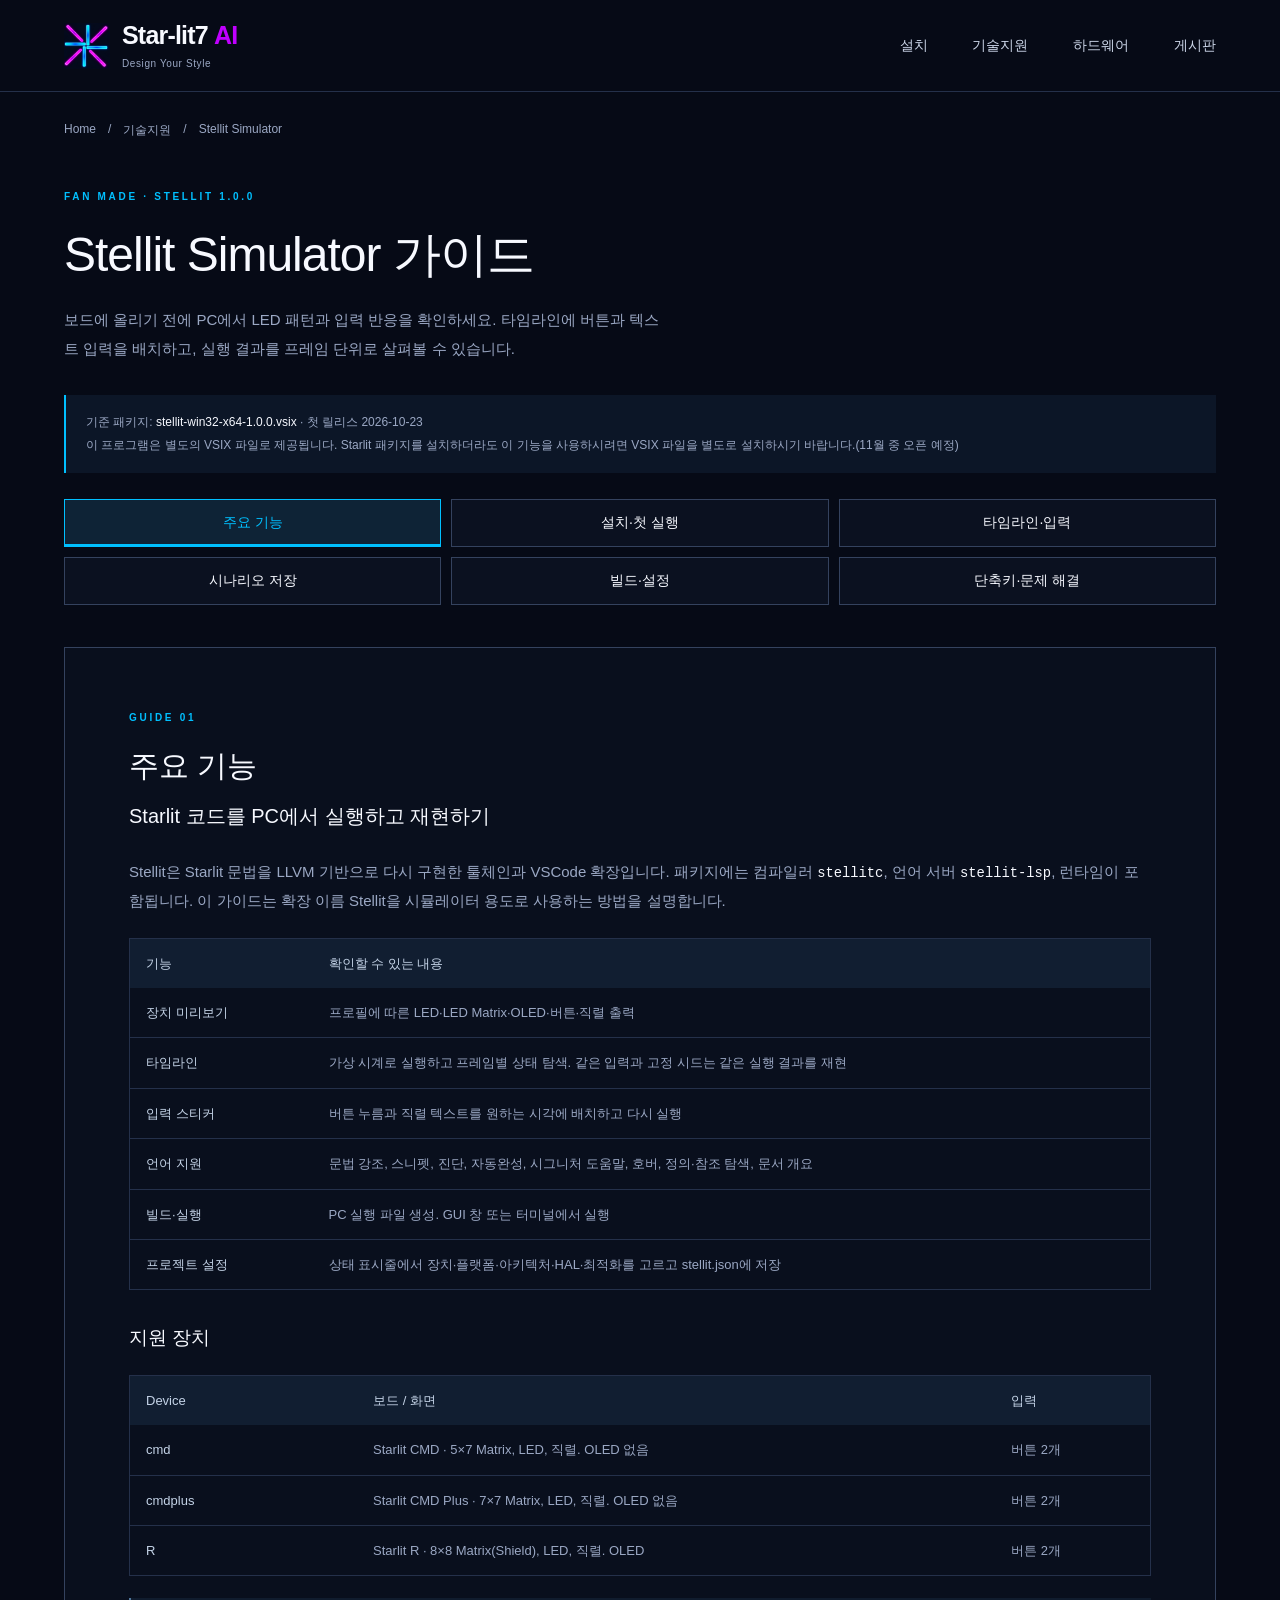
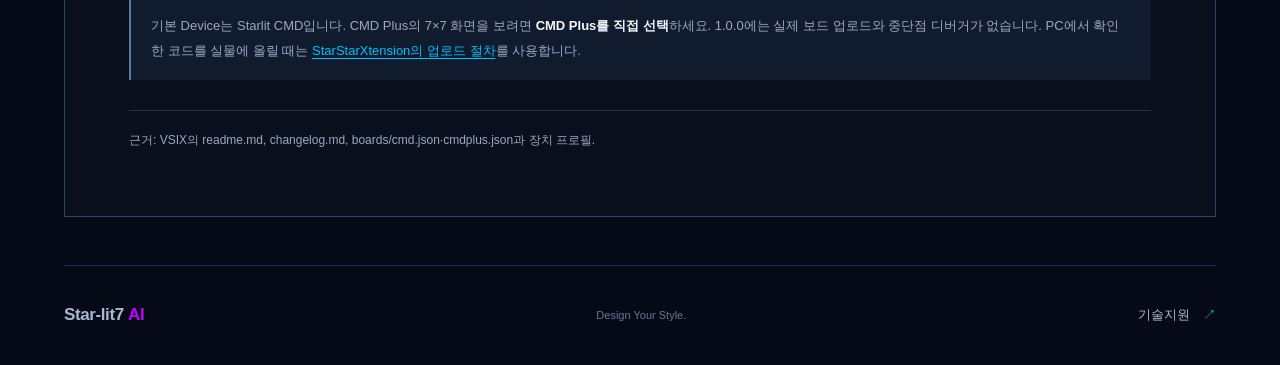
<file: stellit_simulator.html>
<!doctype html>
<html lang="ko">
<head>
  <meta charset="utf-8">
  <meta name="viewport" content="width=device-width, initial-scale=1">
  <meta name="color-scheme" content="dark">
  <meta name="description" content="Stellit Simulator 1.0.0의 설치, CMD 미리보기, 입력 타임라인, 시나리오 저장과 PC 빌드·실행 가이드.">
  <title>Stellit Simulator 가이드 | Star-lit7 AI</title>
  <link rel="stylesheet" href="style.css">
  <link rel="stylesheet" href="home.css">
  <link rel="stylesheet" href="support.css">
  <link rel="stylesheet" href="vscode_extensions.css">
  <link rel="stylesheet" href="starlit-highlighting.css">
  <script src="starlit_guide.js" defer></script>
  <link rel="stylesheet" href="site-nav.css">
</head>
<body class="home support-page">
  <a class="skip-link" href="#main">본문으로 이동</a>
  <header class="topbar home-header">
    <a class="brand" href="index.html" aria-label="Star-lit7 AI 메인 페이지"><img class="brand-mark" src="res/img24.png" alt="" width="46" height="46"><span>Star-lit7 <b>AI</b><small>Design Your Style</small></span></a>
    <nav class="home-nav" aria-label="주요 메뉴"><a href="https://github.com/P-D-Starlit/Starlit_7_AI/releases/tag/v7.0.0">설치</a><a href="support.html">기술지원</a><a href="index.html#hardware">하드웨어</a><a href="board.html">게시판</a></nav>
  </header>
  <main id="main" class="home-main guide-main" tabindex="-1">
    <nav class="support-breadcrumb" aria-label="현재 위치"><a href="index.html">Home</a><span aria-hidden="true">/</span><a href="support.html">기술지원</a><span aria-hidden="true">/</span><span aria-current="page">Stellit Simulator</span></nav>
    <section class="guide-intro" aria-labelledby="guide-title"><p class="home-eyebrow">FAN MADE · STELLIT 1.0.0</p><h1 id="guide-title">Stellit Simulator 가이드</h1><p class="section-description">보드에 올리기 전에 PC에서 LED 패턴과 입력 반응을 확인하세요. 타임라인에 버튼과 텍스트 입력을 배치하고, 실행 결과를 프레임 단위로 살펴볼 수 있습니다.</p></section>
    <p class="guide-source">기준 패키지: <strong>stellit-win32-x64-1.0.0.vsix</strong> · 첫 릴리스 2026-10-23<br>이 프로그램은 별도의 VSIX 파일로 제공됩니다. Starlit 패키지를 설치하더라도 이 기능을 사용하시려면 VSIX 파일을 별도로 설치하시기 바랍니다.(11월 중 오픈 예정)</p>
    <nav class="guide-topics" aria-label="Stellit 사용 가이드 항목">
      <a id="topic-features" class="topic-link" href="#features">주요 기능</a>
      <a id="topic-quickstart" class="topic-link" href="#quickstart">설치·첫 실행</a>
      <a id="topic-timeline" class="topic-link" href="#timeline">타임라인·입력</a>
      <a id="topic-scenarios" class="topic-link" href="#scenarios">시나리오 저장</a>
      <a id="topic-build" class="topic-link" href="#build">빌드·설정</a>
      <a id="topic-help" class="topic-link" href="#help">단축키·문제 해결</a>
    </nav>
    <div class="guide-content">
      <section id="features" class="guide-panel" aria-labelledby="heading-features">
        <p class="home-eyebrow">GUIDE 01</p><h2 id="heading-features">주요 기능</h2><p class="lesson-subtitle">Starlit 코드를 PC에서 실행하고 재현하기</p>
        <div class="lesson-body">
          <p>Stellit은 Starlit 문법을 LLVM 기반으로 다시 구현한 툴체인과 VSCode 확장입니다. 패키지에는 컴파일러 <samp>stellitc</samp>, 언어 서버 <samp>stellit-lsp</samp>, 런타임이 포함됩니다. 이 가이드는 확장 이름 Stellit을 시뮬레이터 용도로 사용하는 방법을 설명합니다.</p>
          <div class="guide-table-scroll" role="region" aria-label="주요 기능" tabindex="0"><table class="guide-table"><thead><tr><th scope="col">기능</th><th scope="col">확인할 수 있는 내용</th></tr></thead><tbody>
            <tr><th scope="row">장치 미리보기</th><td>프로필에 따른 LED·LED Matrix·OLED·버튼·직렬 출력</td></tr>
            <tr><th scope="row">타임라인</th><td>가상 시계로 실행하고 프레임별 상태 탐색. 같은 입력과 고정 시드는 같은 실행 결과를 재현</td></tr>
            <tr><th scope="row">입력 스티커</th><td>버튼 누름과 직렬 텍스트를 원하는 시각에 배치하고 다시 실행</td></tr>
            <tr><th scope="row">언어 지원</th><td>문법 강조, 스니펫, 진단, 자동완성, 시그니처 도움말, 호버, 정의·참조 탐색, 문서 개요</td></tr>
            <tr><th scope="row">빌드·실행</th><td>PC 실행 파일 생성. GUI 창 또는 터미널에서 실행</td></tr>
            <tr><th scope="row">프로젝트 설정</th><td>상태 표시줄에서 장치·플랫폼·아키텍처·HAL·최적화를 고르고 stellit.json에 저장</td></tr>
          </tbody></table></div>
          <h3>지원 장치</h3><div class="guide-table-scroll" role="region" aria-label="장치별 화면 구성" tabindex="0"><table class="guide-table"><thead><tr><th scope="col">Device</th><th scope="col">보드 / 화면</th><th scope="col">입력</th></tr></thead><tbody>
            <tr><th scope="row">cmd</th><td>Starlit CMD · 5×7 Matrix, LED, 직렬. OLED 없음</td><td>버튼 2개</td></tr>
            <tr><th scope="row">cmdplus</th><td>Starlit CMD Plus · 7×7 Matrix, LED, 직렬. OLED 없음</td><td>버튼 2개</td></tr>
            <tr><th scope="row">R</th><td>Starlit R · 8×8 Matrix(Shield), LED, 직렬. OLED</td><td>버튼 2개</td></tr>
          </tbody></table></div>
          <aside class="guide-callout">기본 Device는 Starlit CMD입니다. CMD Plus의 7×7 화면을 보려면 <strong>CMD Plus를 직접 선택</strong>하세요. 1.0.0에는 실제 보드 업로드와 중단점 디버거가 없습니다. PC에서 확인한 코드를 실물에 올릴 때는 <a href="vscode_extensions.html#starstar">StarStarXtension의 업로드 절차</a>를 사용합니다.</aside>
        </div><p class="lesson-note">근거: VSIX의 readme.md, changelog.md, boards/cmd.json·cmdplus.json과 장치 프로필.</p>
      </section>
      <section id="quickstart" class="guide-panel" aria-labelledby="heading-quickstart">
        <p class="home-eyebrow">GUIDE 02</p><h2 id="heading-quickstart">설치·첫 실행</h2><p class="lesson-subtitle">CMD 5×7 예제를 타임라인으로 보기</p>
        <div class="lesson-body">
          <h3>1. 확장 설치</h3><ol><li>Windows x64의 Windows 10 1903 이상과 VSCode 1.90 이상을 준비합니다. 제공된 파일은 Windows x64용 패키지입니다.</li><li>VSCode에서 Ctrl + Shift + P → <samp>Extensions: Install from VSIX...</samp>를 실행합니다.</li><li>FanMades의 <samp>stellit-win32-x64-1.0.0.vsix</samp>를 선택하고 필요하면 창을 다시 로드합니다.</li><li>컴파일러·언어 서버·런타임이 들어 있어 Stellit용 별도 툴체인 설치는 필요하지 않습니다. Starlit.exe를 연결하는 F4 설정과는 별개입니다.</li></ol>
          <h3>2. 소스와 장치 선택</h3><ol><li>프로젝트 폴더를 열고 아래 .sl4 예제를 저장해 엽니다.</li><li>오른쪽 아래 언어 모드에서 <samp>Stellit</samp> 또는 <samp>Stellit SL4</samp>를 선택합니다. Core 소스 .slc/.shc는 Stellit Core를 사용합니다.</li><li>왼쪽 상태 표시줄의 Device를 클릭하거나 <samp>Stellit: Select Device</samp>를 실행해 <strong>cmd</strong>를 고릅니다.</li><li>적용 범위는 이 소스만 또는 이 폴더 전체 중에서 선택합니다. 결과는 stellit.json에 저장됩니다.</li></ol>
          <p><a class="example-download" href="examples/cmd/matrix-scan.sl4" download>5×7 점 이동 예제 · .sl4 다운로드 ↓</a></p>
          <p>아래 예제는 왼쪽 아래에서 시작해 35개 픽셀을 0.1초 간격으로 순회합니다. x=0~4, y=0~6만 사용하며, 매 프레임 이전 점을 지우고 새 위치를 출력합니다.</p>
          <pre><code class="starlit-highlight"><span style="color:#FFFF00;font-weight:bold;font-style:normal">$import</span><span style="color:#FFE0FF;font-weight:normal;font-style:normal">(</span><span style="color:#AAFF55;font-weight:normal;font-style:normal">studio</span><span style="color:#FFE0FF;font-weight:normal;font-style:normal">)</span>
<span style="color:#FFFF00;font-weight:bold;font-style:normal">$import</span><span style="color:#FFE0FF;font-weight:normal;font-style:normal">(</span><span style="color:#AAFF55;font-weight:normal;font-style:normal">matrix</span><span style="color:#FFE0FF;font-weight:normal;font-style:normal">)</span>

<span style="color:#FF0000;font-weight:normal;font-style:normal">main</span>:
    <span style="color:#C0E0FF;font-weight:normal;font-style:normal">img</span> = <span style="color:#AA55FF;font-weight:normal;font-style:normal">img88</span>
    <span style="color:#C0E0FF;font-weight:normal;font-style:normal">img</span>.<span style="color:#0088FF;font-weight:normal;font-style:normal">Clear</span><span style="color:#FFE0FF;font-weight:normal;font-style:normal">(</span><span style="color:#FFE0FF;font-weight:normal;font-style:normal">)</span>
    <span style="color:#FFC000;font-weight:bold;font-style:normal">while</span> <span style="color:#FFE0C0;font-weight:normal;font-style:normal">1</span>:
        <span style="color:#FFC000;font-weight:bold;font-style:normal">for</span> <span style="color:#C0E0FF;font-weight:normal;font-style:normal">y</span>:<span style="color:#FFE0C0;font-weight:normal;font-style:normal">0</span>:<span style="color:#FFE0C0;font-weight:normal;font-style:normal">6</span>:
            <span style="color:#FFC000;font-weight:bold;font-style:normal">for</span> <span style="color:#C0E0FF;font-weight:normal;font-style:normal">x</span>:<span style="color:#FFE0C0;font-weight:normal;font-style:normal">0</span>:<span style="color:#FFE0C0;font-weight:normal;font-style:normal">4</span>:
                <span style="color:#C0E0FF;font-weight:normal;font-style:normal">img</span>.<span style="color:#0088FF;font-weight:normal;font-style:normal">Clear</span><span style="color:#FFE0FF;font-weight:normal;font-style:normal">(</span><span style="color:#FFE0FF;font-weight:normal;font-style:normal">)</span>
                <span style="color:#C0E0FF;font-weight:normal;font-style:normal">img</span>.<span style="color:#0088FF;font-weight:normal;font-style:normal">Pixel</span><span style="color:#FFE0FF;font-weight:normal;font-style:normal">(</span><span style="color:#C0E0FF;font-weight:normal;font-style:normal">x</span>, <span style="color:#C0E0FF;font-weight:normal;font-style:normal">y</span>, <span style="color:#FFE0C0;font-weight:normal;font-style:normal">0x002020</span><span style="color:#FFE0FF;font-weight:normal;font-style:normal">)</span>
                <span style="color:#C0E0FF;font-weight:normal;font-style:normal">img</span>.<span style="color:#0088FF;font-weight:normal;font-style:normal">PrintM</span><span style="color:#FFE0FF;font-weight:normal;font-style:normal">(</span><span style="color:#FFE0FF;font-weight:normal;font-style:normal">)</span>
                <span style="color:#FFC000;font-weight:normal;font-style:normal">Delay</span><span style="color:#FFE0FF;font-weight:normal;font-style:normal">(</span><span style="color:#FFE0C0;font-weight:normal;font-style:normal">100</span><span style="color:#FFE0FF;font-weight:normal;font-style:normal">)</span></code></pre>
          <h3>3. 미리보기 열기</h3><ol><li>편집기 제목 줄의 <samp>Open Timeline</samp> 또는 명령 팔레트의 <samp>Stellit: Open Timeline</samp>을 선택합니다.</li><li>편집기 옆 Timeline 패널이 열리면서 자동 컴파일·실행합니다. 장치 선택이 기본이면 상태 표시줄의 cmd를 따릅니다.</li><li>재생 버튼이나 Space로 재생하고, 좌우 화살표로 프레임을 이동합니다. 0.5초 부근에는 다음 행으로 올라간 점을 확인할 수 있습니다.</li><li>소스를 수정해 저장하면 다시 컴파일하며 0 프레임으로 돌아갑니다.</li></ol>
          <aside class="guide-callout">Starlitliter와 StarStarXtension도 .sl4를 사용합니다. 확장을 함께 설치했다면 문서의 언어 모드를 확인하고, 처음에는 단축키 대신 <strong>Stellit: Open Timeline / Build and Run</strong> 명령을 직접 선택하세요. Stellit 실행은 PC 프로그램 실행이며, StarStarXtension의 F5 업로드와 동작이 다릅니다.</aside>
        </div><p class="lesson-note">근거: readme.md의 요구 사항·빌드·타임라인 안내와 package.json. 위 예제는 제공된 Stellit 컴파일러로 빌드 및 headless 시나리오 실행을 확인했습니다.</p>
      </section>
      <section id="timeline" class="guide-panel" aria-labelledby="heading-timeline">
        <p class="home-eyebrow">GUIDE 03</p><h2 id="heading-timeline">타임라인·입력</h2><p class="lesson-subtitle">특정 시각에 버튼과 텍스트를 넣어 반응 확인하기</p>
        <div class="lesson-body">
          <h3>길이·FPS·장치</h3><p>새 시나리오는 기본 <strong>10초·60 FPS</strong>, 총 600프레임입니다. 패널 위쪽에서 길이와 FPS를 조절합니다. 실행당 프레임 상한은 기본 7200이며, 넘으면 조정 사실을 안내합니다.</p>
          <p>타임라인의 장치를 기본 이외의 값으로 바꾸면 시나리오의 미리보기 장치만 바뀝니다. 일반 Build / Build and Run의 장치는 상태 표시줄과 stellit.json으로 정합니다. 타임라인은 PC용 headless HAL과 최적화 -O0를 사용합니다.</p>
          <h3>입력 스티커 배치</h3><ol><li>아래 팔레트의 장치 키 또는 text를 타임라인 띠로 끌어 놓습니다. 보통 프레임 시작에 맞추며 Alt를 누르고 놓으면 ms 단위로 배치합니다.</li><li>팔레트를 두 번 누르거나 재생 손잡이의 ＋로 현재 위치에 넣을 수도 있습니다. 띠를 오른쪽 클릭하면 입력 종류를 선택합니다.</li><li>스티커 왼쪽은 종류, 오른쪽은 시각·누르는 시간·텍스트를 수정합니다. 초·ms·프레임 단위를 사용할 수 있습니다.</li><li>스티커를 끌어 위치를 바꾸고, 오른쪽 끝을 끌어 버튼 누름 시간을 바꿉니다. Del 또는 ×로 삭제합니다.</li><li>입력·길이·FPS를 바꾸면 처음부터 다시 실행하지만 재생 위치는 유지합니다. 장치에서 지원하지 않는 키는 빨간 점선으로 표시하고 실행에서 제외합니다.</li></ol>
          <h3>버튼 입력을 시험하려면</h3><p><a href="examples/cmd/button-counter.sl4" download>버튼 카운터 예제</a>를 새 소스로 열고 Device=cmd를 선택합니다. 타임라인의 1번·2번 버튼 입력을 서로 다른 시각에 배치하면 직렬 출력의 value 변화를 확인할 수 있습니다. 두 버튼 동시 입력은 예제의 종료 조건입니다. 점 이동 예제는 버튼을 읽지 않으므로 입력을 넣어도 경로가 바뀌지 않습니다.</p>
          <h3>직렬 입력과 오류 위치</h3><p>text 스티커에 넣은 내용은 그 시각의 직렬 입력으로 전달됩니다. 프로그램에서 입력을 읽는 코드가 있어야 반응합니다. 런타임 오류는 탐색 막대의 빨간 표시로, 컴파일 오류는 VSCode 문제 창에 표시합니다.</p>
          <h3>난수 결과 재현</h3><p>기본 난수 시드는 고정값 1입니다. 같은 코드·입력·시드로 다시 실행하면 같은 프레임을 얻습니다. 설정의 seedMode를 random으로 바꾸면 실행마다 달라지고, <samp>이 시드로 고정</samp>으로 현재 시드를 시나리오에 저장할 수 있습니다. 시드는 활성 시나리오 → defaults → VSCode 설정 순으로 우선합니다.</p>
        </div><p class="lesson-note">근거: readme.md의 타임라인·시드 안내, package.json의 preview 설정.</p>
      </section>
      <section id="scenarios" class="guide-panel" aria-labelledby="heading-scenarios">
        <p class="home-eyebrow">GUIDE 04</p><h2 id="heading-scenarios">시나리오 저장</h2><p class="lesson-subtitle">코드와 시험 입력을 함께 보관하기</p>
        <div class="lesson-body">
          <p>기본 저장 위치는 소스 옆 <samp>&lt;소스 파일명&gt;.scenarios.json</samp>입니다. 예를 들어 matrix-scan.sl4에는 matrix-scan.sl4.scenarios.json이 대응합니다. stellit.scenario.storage를 workspace로 바꾸면 VSCode 작업 영역 저장소를 사용합니다.</p>
          <ol><li>타임라인을 열기만 하면 파일이 생기지 않습니다. 첫 편집에서 시나리오 문서가 만들어집니다.</li><li>패널에 ●와 저장 버튼이 보이면 저장하지 않은 변경이 있다는 뜻입니다. 패널에서 Ctrl+S 또는 Stellit: Save Timeline Scenario를 실행합니다.</li><li>Ctrl+Z로 되돌리고 Ctrl+Shift+Z 또는 Ctrl+Y로 다시 적용합니다.</li><li>Stellit: Open Timeline Scenario as JSON을 실행하면 같은 문서를 JSON으로 편집합니다. 양쪽 변경이 동기화되며 JSON이 잘못되면 마지막 정상 상태를 유지합니다.</li></ol>
          <p>패널을 저장하지 않고 닫으면 문서가 배경 JSON 탭으로 남고 저장·버리기·열기 알림이 표시됩니다. 다시 열면 편집 내용이 유지됩니다. 한 파일에 여러 시나리오를 담을 수 있지만 1.0.0의 타임라인은 active 항목만 편집하며, 시나리오 추가·선택 화면은 제공하지 않습니다.</p>
          <h3>프로젝트와 시나리오의 차이</h3><div class="guide-table-scroll" role="region" aria-label="설정 파일의 역할" tabindex="0"><table class="guide-table"><thead><tr><th scope="col">파일 / 설정</th><th scope="col">보관하는 내용</th></tr></thead><tbody>
            <tr><th scope="row">.sl4 / .slc</th><td>프로그램 소스</td></tr><tr><th scope="row">stellit.json</th><td>빌드 장치·플랫폼·HAL·최적화와 소스별 옵션</td></tr><tr><th scope="row">.scenarios.json</th><td>입력 시각·버튼 유지 시간·텍스트·길이·FPS·시드·미리보기 장치</td></tr><tr><th scope="row">stellit.scenario.storage</th><td>시나리오 저장 위치 선택. stellit.json으로 정하는 항목은 아님</td></tr>
          </tbody></table></div>
        </div><p class="lesson-note">근거: readme.md와 stellit-scenarios.schema.json. 현재 시나리오 형식은 version 2입니다.</p>
      </section>
      <section id="build" class="guide-panel" aria-labelledby="heading-build">
        <p class="home-eyebrow">GUIDE 05</p><h2 id="heading-build">빌드·설정</h2><p class="lesson-subtitle">타임라인 밖에서도 PC 프로그램으로 실행하기</p>
        <div class="lesson-body">
          <h3>Build와 Build and Run</h3><p>편집기 제목 줄, main 위 CodeLens 또는 명령 팔레트를 사용합니다. <samp>Stellit: Build</samp>는 빌드, <samp>Stellit: Build and Run</samp>과 F5는 빌드 후 실행입니다. Ctrl+Shift+B는 VSCode의 빌드 작업 선택을 사용합니다.</p>
          <p>결과는 소스와 같은 폴더에 소스 이름의 실행 파일로 생깁니다. Windows에서는 .exe이며, 명령줄과 전체 컴파일러 출력은 <samp>Stellit Build</samp> 출력 창에 남습니다. 이 빌드·실행은 VSCode 작업으로 진행되며 디버그 세션을 열지 않습니다.</p>
          <h3>상태 표시줄의 다섯 설정</h3><div class="guide-table-scroll" role="region" aria-label="빌드 설정 항목" tabindex="0"><table class="guide-table"><thead><tr><th scope="col">설정</th><th scope="col">사용법 / 기본값</th></tr></thead><tbody>
            <tr><th scope="row">Device</th><td>highend / cmd / cmdplus. 기본 highend</td></tr><tr><th scope="row">Platform</th><td>패키지에서 링크 가능한 OS. 제공된 Windows 패키지는 windows</td></tr><tr><th scope="row">Architecture</th><td>선택한 플랫폼에서 가능한 아키텍처. 제공 패키지는 x86_64</td></tr><tr><th scope="row">HAL</th><td>출력·입력 방식. 기본 gui</td></tr><tr><th scope="row">Optimization</th><td>debug(-O0 -g) 또는 release(-O2 -g0). 기본 debug</td></tr>
          </tbody></table></div>
          <p>항목을 누르고 적용 범위를 고르면 stellit.json에 저장합니다. 툴팁에는 실제 명령줄과 값의 출처를 표시합니다. 소스별 설정은 폴더 기본값보다 우선합니다. 여러 stellit.json의 같은 값이 겹치면 작업 영역 상위에 가까운 파일이 우선하고 경고로 안내합니다.</p>
          <h3>HAL 고르기</h3><div class="guide-table-scroll" role="region" aria-label="HAL별 실행 방식" tabindex="0"><table class="guide-table"><thead><tr><th scope="col">HAL</th><th scope="col">화면과 용도</th></tr></thead><tbody>
            <tr><th scope="row">gui</th><td>별도 창에 장치 화면. 키보드·마우스로 입력</td></tr><tr><th scope="row">tty</th><td>같은 터미널에 장치 그림과 직렬 창</td></tr><tr><th scope="row">console</th><td>직렬 입력·출력을 표준 입출력으로 연결</td></tr><tr><th scope="row">headless</th><td>가상 시계·입력 시나리오·이벤트·프레임 스트림. 타임라인에 사용</td></tr><tr><th scope="row">publish</th><td>별도 뷰어에 화면 전송하는 고급 실행 방식</td></tr>
          </tbody></table></div>
          <p>GUI에서는 장치의 화면 버튼을 누르거나 키보드를 사용할 수 있습니다. CMD의 두 버튼은 1·2에 대응합니다. Tab은 직렬 입력 모드, q(버튼 모드)·Esc·창 닫기는 종료에 사용합니다. 타임라인 패널의 Space·화살표는 프레임 탐색용이며 별도 GUI 창의 입력과 구분하세요.</p>
          <h3>언어 지원과 설정</h3><p>SL4 문법 .sl4/.sh4는 stellit, Core 문법 .slc/.shc는 stellit-core 언어 모드입니다. main, if, for, while, import 등의 스니펫과 언어 서버의 진단·정의·참조 탐색을 제공합니다. .sl7/.st7 AI 생성과 .stm 실행은 이 확장의 대상이 아닙니다.</p>
          <p>언어 서버는 기본 활성화됩니다. 라이브러리 진단은 기본으로 오류만 표시하며 warning·note 또는 CW 그룹별로 켤 수 있습니다. 편집기에서 숨긴 항목도 Stellit Build에는 전체 출력이 남습니다.</p>
        </div><p class="lesson-note">근거: readme.md, package.json의 명령·설정·작업 정의와 changelog.md.</p>
      </section>
      <section id="help" class="guide-panel" aria-labelledby="heading-help">
        <p class="home-eyebrow">GUIDE 06</p><h2 id="heading-help">단축키·문제 해결</h2><p class="lesson-subtitle">처음 사용할 때 확인할 항목</p>
        <div class="lesson-body">
          <div class="guide-table-scroll" role="region" aria-label="주요 단축키" tabindex="0"><table class="guide-table"><thead><tr><th scope="col">단축키</th><th scope="col">동작 / 적용 위치</th></tr></thead><tbody>
            <tr><th scope="row">F5</th><td>Stellit 편집기·타임라인에서 빌드하고 실행. 디버깅 중이 아닐 때</td></tr><tr><th scope="row">Ctrl+Shift+B</th><td>VSCode 빌드 작업</td></tr><tr><th scope="row">Space</th><td>타임라인 재생·멈춤</td></tr><tr><th scope="row">← / → · Home / End</th><td>타임라인 이전·다음 프레임 / 처음·끝</td></tr><tr><th scope="row">Ctrl+S</th><td>타임라인 시나리오 저장</td></tr><tr><th scope="row">Ctrl+Z · Ctrl+Shift+Z / Ctrl+Y</th><td>타임라인 편집 되돌리기 / 다시 하기</td></tr><tr><th scope="row">Del</th><td>선택한 입력 스티커 삭제</td></tr>
          </tbody></table></div>
          <div class="guide-table-scroll" role="region" aria-label="증상별 해결 방법" tabindex="0"><table class="guide-table"><thead><tr><th scope="col">증상</th><th scope="col">확인할 내용</th></tr></thead><tbody>
            <tr><th scope="row">Open Timeline이 안 보임</th><td>.sl4 또는 .slc 소스를 활성화. 언어 모드와 VSIX 활성 상태 확인</td></tr><tr><th scope="row">CMD 화면이 아님</th><td>상태 표시줄 Device=cmd와 타임라인 장치 선택 확인. 기본 highend와 구분</td></tr><tr><th scope="row">F5가 보드 업로드를 실행함</th><td>StarStarXtension과 단축키·파일 연결이 겹치는지 확인. Stellit 명령을 직접 선택</td></tr><tr><th scope="row">버튼이 반응하지 않음</th><td>해당 장치의 키인지, 프로그램이 InSwitch 등을 호출하는지 확인. 빨간 점선 스티커는 실행에서 제외</td></tr><tr><th scope="row">길이·FPS가 줄어듦</th><td>길이×FPS가 maxFrames(기본 7200)를 넘는지 확인</td></tr><tr><th scope="row">컴파일·실행 오류</th><td>문제 창과 Stellit Build 확인. 출력 위치·명령줄·CW 진단 확인</td></tr><tr><th scope="row">IntelliSense가 안 됨</th><td>언어 모드와 stellit.languageServer.enabled 확인. Stellit Language Server 출력 확인</td></tr><tr><th scope="row">다른 툴체인과 버전 경고</th><td>compilerPath·languageServer.path의 지정 여부와 버전 일치 확인. 비워 두면 번들 우선</td></tr>
          </tbody></table></div>
          <h3>1.0.0에서 알아둘 범위</h3><ul><li>실제 보드 업로드와 중단점 디버거는 제공하지 않습니다.</li><li>제공된 win32-x64 VSIX는 Windows x86_64 실행 파일만 링크합니다. 원격 SSH에서는 작업 영역 쪽에서 실행되므로 원격 OS에 맞는 패키지가 필요합니다.</li><li>타임라인은 실행이 30초 안에 끝나지 않으면 중단하며, call 파일 저장소는 실행마다 빈 상태에서 시작합니다.</li><li>활성 시나리오 하나를 편집합니다. mini·sterm 장치 등 예정 프로필은 지원 대상으로 안내하지 않습니다.</li><li>Starlit과 다른 동작은 호환 진단(CW 번호)으로 알려 줍니다. 실물 보드 배포 전에는 해당 진단과 실제 동작도 확인하세요.</li></ul>
          <h3>참조 자료</h3><p>FanMades/stellit-win32-x64-1.0.0.vsix 내부의 extension/readme.md, changelog.md, package.json, 장치·빌드 프로필 및 시나리오 스키마를 기준으로 정리했습니다. 이 페이지는 확장을 설치하거나 사용자 설정을 변경하지 않습니다.</p>
          <p><a href="vscode_extensions.html">기존 세 확장 사용 가이드</a> · <a href="starlit_cmd_guide.html">CMD/CMD Plus 라이브러리 예제</a> · <a href="starlit_guide.html">Starlit 언어 가이드</a></p>
        </div><p class="lesson-note">근거: VSIX 1.0.0의 readme.md·changelog.md와 package.json.</p>
      </section>
    </div>
  </main>
  <footer class="home-footer"><a href="index.html">Star-lit7 <b>AI</b></a><span>Design Your Style.</span><a href="support.html">기술지원 <span aria-hidden="true">↗</span></a></footer>
</body>
</html>
</file>
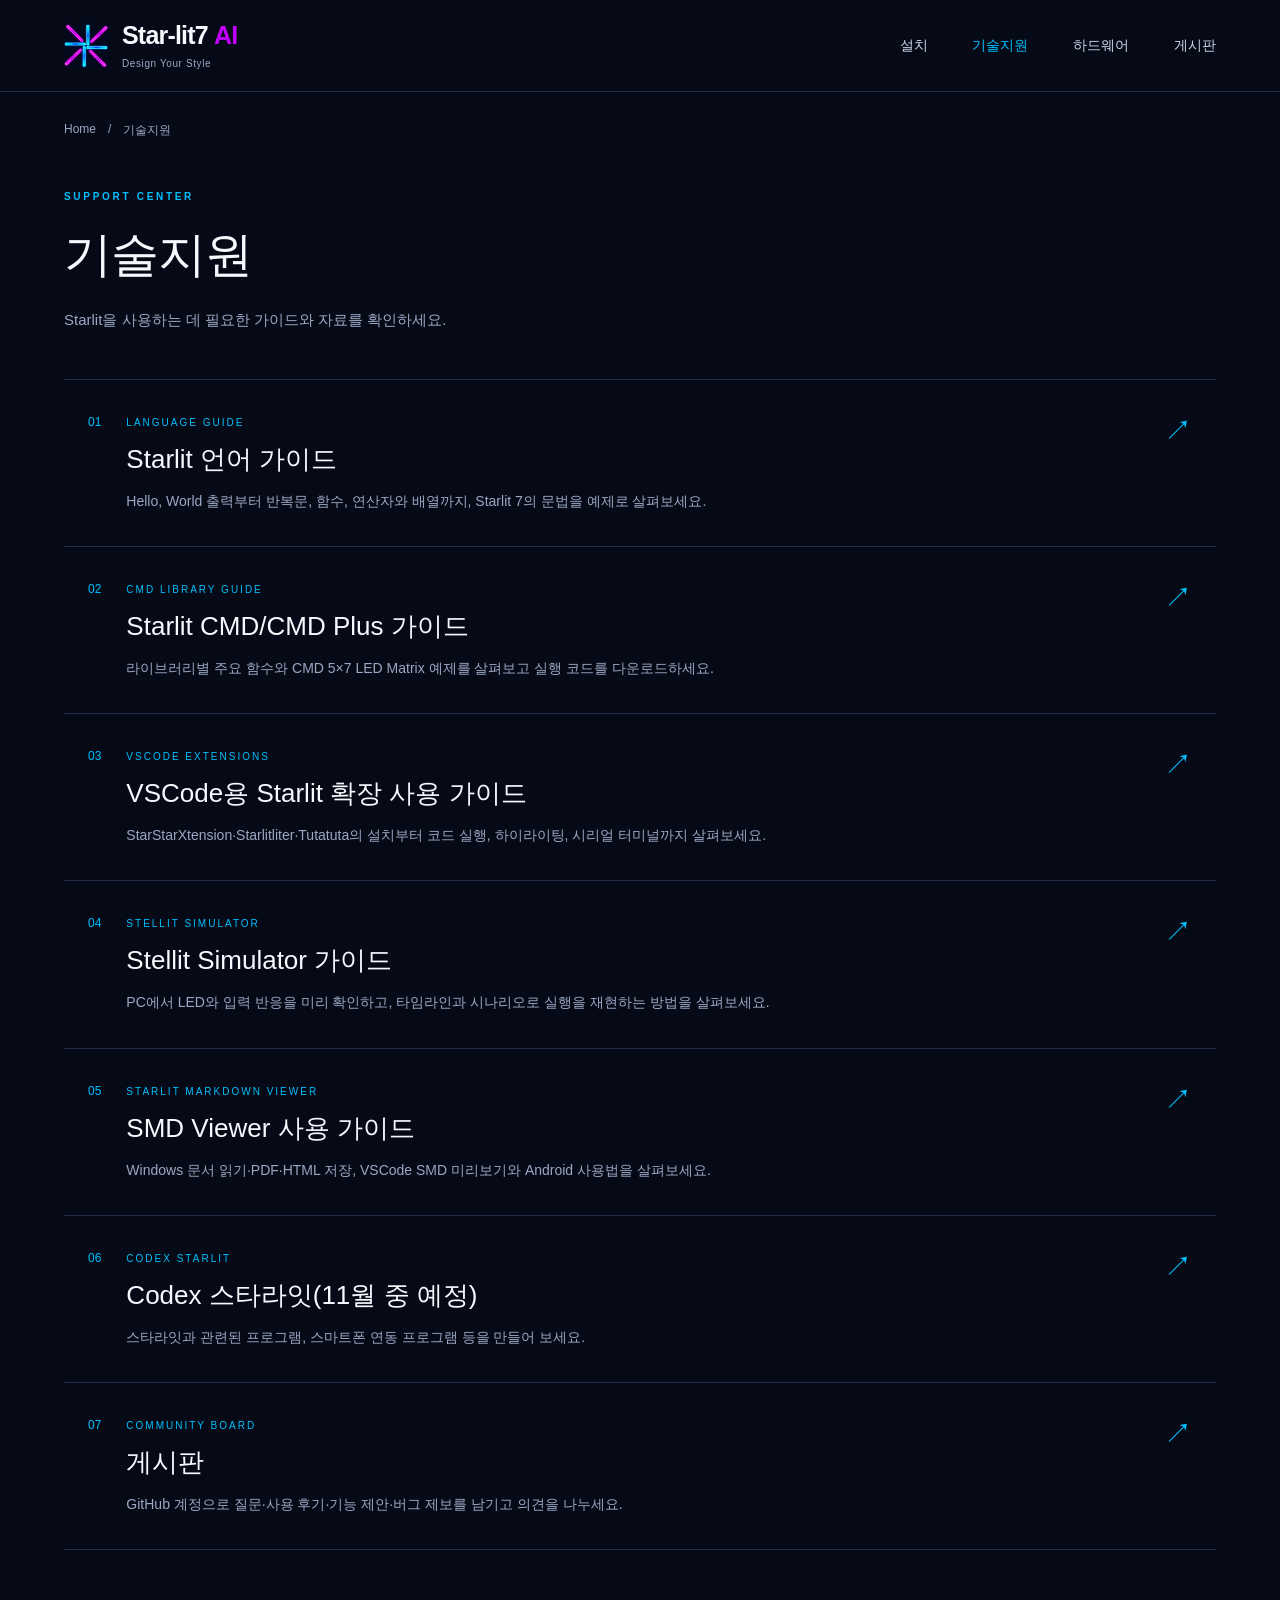
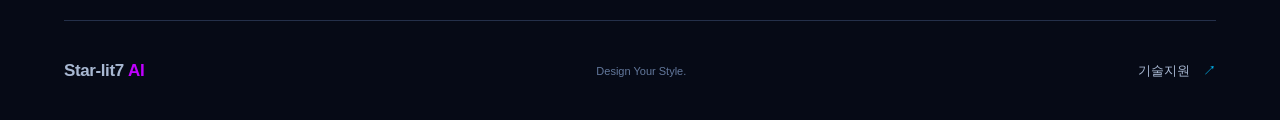
<file: support.html>
<!doctype html>
<html lang="ko">
<head>
  <meta charset="utf-8">
  <meta name="viewport" content="width=device-width, initial-scale=1">
  <meta name="color-scheme" content="dark">
  <meta name="description" content="Starlit 언어 가이드와 기술지원 메뉴.">
  <title>기술지원 | Star-lit7 AI</title>
  <link rel="stylesheet" href="style.css">
  <link rel="stylesheet" href="home.css">
  <link rel="stylesheet" href="support.css">
  
  <link rel="stylesheet" href="site-nav.css">
</head>
<body class="home support-page">
  <a class="skip-link" href="#main">본문으로 이동</a>
  <header class="topbar home-header">
    <a class="brand" href="index.html" aria-label="Star-lit7 AI 메인 페이지"><img class="brand-mark" src="res/img24.png" alt="" width="46" height="46"><span>Star-lit7 <b>AI</b><small>Design Your Style</small></span></a>
    <nav class="home-nav" aria-label="주요 메뉴"><a href="https://github.com/P-D-Starlit/Starlit_7_AI/releases/tag/v7.0.0">설치</a><a href="support.html" aria-current="page">기술지원</a><a href="index.html#hardware">하드웨어</a><a href="board.html">게시판</a></nav>
  </header>
  <main id="main" class="home-main support-main" tabindex="-1">
    <nav class="support-breadcrumb" aria-label="현재 위치"><a href="index.html">Home</a><span aria-hidden="true">/</span><span aria-current="page">기술지원</span></nav>
    <section class="support-intro" aria-labelledby="support-title"><p class="home-eyebrow">SUPPORT CENTER</p><h1 id="support-title">기술지원</h1><p class="section-description">Starlit을 사용하는 데 필요한 가이드와 자료를 확인하세요.</p></section>
    <nav class="support-menu" aria-label="기술지원 하위 메뉴">
      <a class="support-card" href="starlit_guide.html"><span class="menu-number">01</span><span><small>LANGUAGE GUIDE</small><h2>Starlit 언어 가이드</h2><p>Hello, World 출력부터 반복문, 함수, 연산자와 배열까지, Starlit 7의 문법을 예제로 살펴보세요.</p></span><span class="menu-arrow" aria-hidden="true">↗</span></a>
      <a class="support-card" href="starlit_cmd_guide.html"><span class="menu-number">02</span><span><small>CMD LIBRARY GUIDE</small><h2>Starlit CMD/CMD Plus 가이드</h2><p>라이브러리별 주요 함수와 CMD 5×7 LED Matrix 예제를 살펴보고 실행 코드를 다운로드하세요.</p></span><span class="menu-arrow" aria-hidden="true">↗</span></a>
      <a class="support-card" href="vscode_extensions.html"><span class="menu-number">03</span><span><small>VSCODE EXTENSIONS</small><h2>VSCode용 Starlit 확장 사용 가이드</h2><p>StarStarXtension·Starlitliter·Tutatuta의 설치부터 코드 실행, 하이라이팅, 시리얼 터미널까지 살펴보세요.</p></span><span class="menu-arrow" aria-hidden="true">↗</span></a>
      <a class="support-card" href="stellit_simulator.html"><span class="menu-number">04</span><span><small>STELLIT SIMULATOR</small><h2>Stellit Simulator 가이드</h2><p>PC에서 LED와 입력 반응을 미리 확인하고, 타임라인과 시나리오로 실행을 재현하는 방법을 살펴보세요.</p></span><span class="menu-arrow" aria-hidden="true">↗</span></a>
      <a class="support-card" href="smd_viewer.html"><span class="menu-number">05</span><span><small>STARLIT MARKDOWN VIEWER</small><h2>SMD Viewer 사용 가이드</h2><p>Windows 문서 읽기·PDF·HTML 저장, VSCode SMD 미리보기와 Android 사용법을 살펴보세요.</p></span><span class="menu-arrow" aria-hidden="true">↗</span></a>
      <a class="support-card" href="codex_starlit.html"><span class="menu-number">06</span><span><small>CODEX STARLIT</small><h2>Codex 스타라잇(11월 중 예정)</h2><p>스타라잇과 관련된 프로그램, 스마트폰 연동 프로그램 등을 만들어 보세요.</p></span><span class="menu-arrow" aria-hidden="true">↗</span></a>
      <a class="support-card" href="board.html"><span class="menu-number">07</span><span><small>COMMUNITY BOARD</small><h2>게시판</h2><p>GitHub 계정으로 질문·사용 후기·기능 제안·버그 제보를 남기고 의견을 나누세요.</p></span><span class="menu-arrow" aria-hidden="true">↗</span></a>
    </nav>
  </main>
  <footer class="home-footer"><a href="index.html">Star-lit7 <b>AI</b></a><span>Design Your Style.</span><a href="support.html">기술지원 <span aria-hidden="true">↗</span></a></footer>
</body>
</html>
</file>
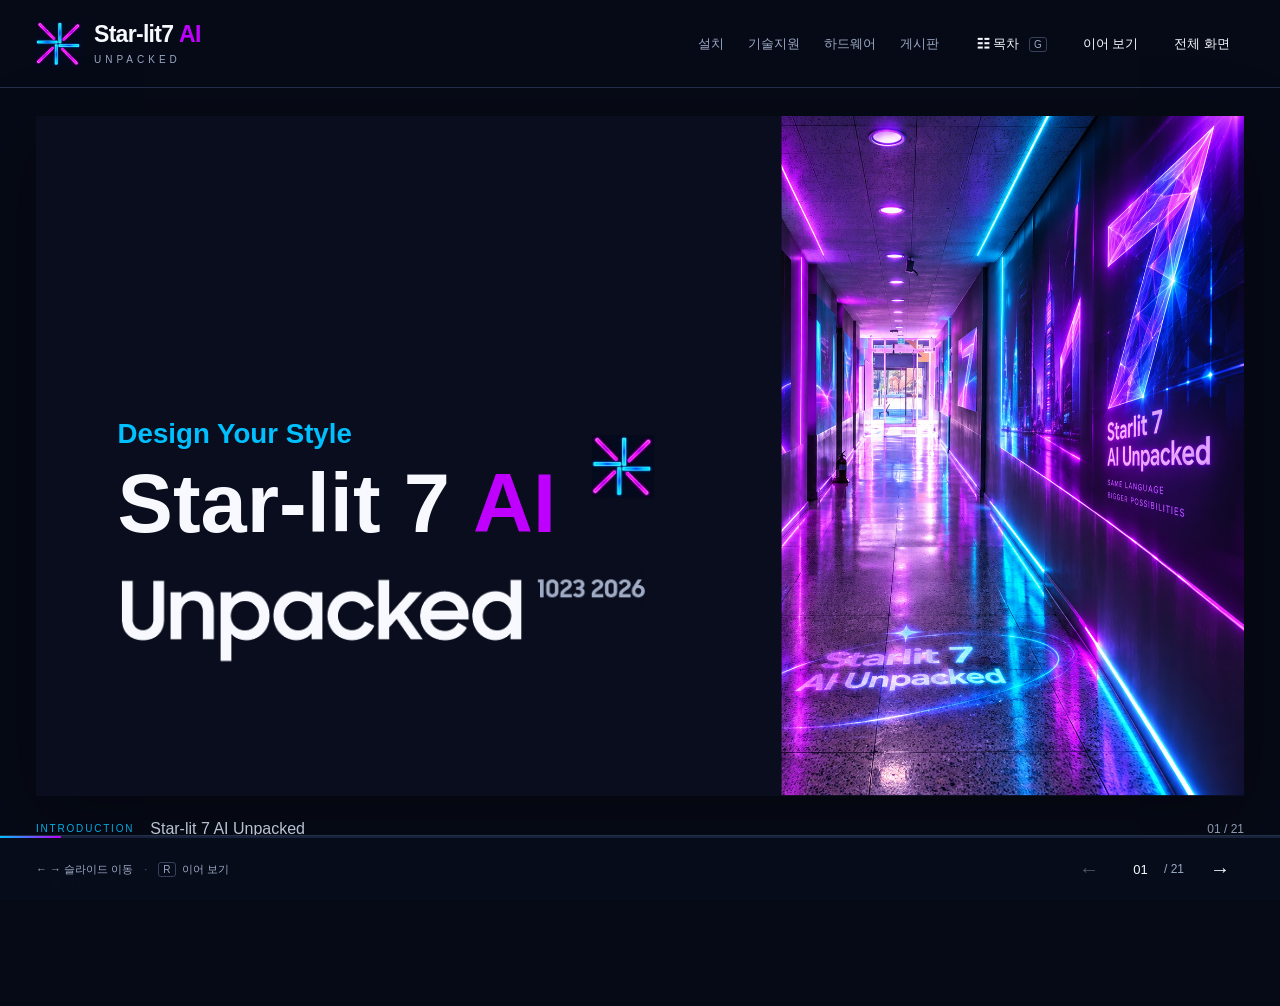
<file: unpack.html>
<!doctype html>
<html lang="ko"><head><meta charset="utf-8"><meta name="viewport" content="width=device-width, initial-scale=1">
<meta name="color-scheme" content="dark"><meta name="description" content="Star-lit 7 AI Unpacked. VSCode 확장, AI 코드 생성과 Starlit LED Matrix 하드웨어를 소개하는 21개 슬라이드.">
<title>Star-lit 7 AI — Unpacked</title><link rel="stylesheet" href="style.css"><script src="app.js" defer></script>  <link rel="stylesheet" href="site-nav.css">
</head>
<body><a class="skip-link" href="#deck">슬라이드로 이동</a>
<header class="topbar unpack-header"><a class="brand" href="index.html" aria-label="Star-lit7 AI 메인 페이지"><img class="brand-mark" src="res/img24.png" alt="" width="46" height="46"><span>Star-lit7 <b>AI</b><small>UNPACKED</small></span></a>
<div class="header-actions"><nav class="home-nav" aria-label="주요 메뉴"><a href="https://github.com/P-D-Starlit/Starlit_7_AI/releases/tag/v7.0.0">설치</a><a href="support.html">기술지원</a><a href="index.html#hardware">하드웨어</a><a href="board.html">게시판</a></nav><nav class="toolbar" aria-label="보기 도구"><button id="overview-open" type="button" title="목차 · G"><span aria-hidden="true">☷</span> 목차 <kbd>G</kbd></button><button id="reading-toggle" type="button" aria-pressed="false" title="전체 슬라이드 이어 보기 · R">이어 보기</button><button id="fullscreen" type="button" title="전체 화면 · F">전체 화면</button></nav></div></header>
<main id="deck" tabindex="-1"><section class="slide-section active" id="slide-1" aria-labelledby="heading-1" data-number="1">
 <div class="slide-wrap"><div class="slide-canvas" role="group" aria-label="슬라이드 1: Star-lit 7 AI Unpacked"><div class="object shape" style="left:-0.0001px;top:0px;width:789.862px;height:720px;background:#090d1d;"></div><div class="object shape" style="left:76.7998px;top:315.8px;width:528px;height:44px;background:transparent;"><div class="text-frame" style="padding:4.8px 9.6px 4.8px 9.6px;justify-content:flex-start;white-space:pre-wrap;overflow-wrap:normal;"><div class="text-content"><p style="text-align:left;font-size:29.3333px;line-height:1.05;"><span style="font-size:29.3333px;font-family:&quot;Aptos&quot;,Aptos,Arial,&quot;Malgun Gothic&quot;,sans-serif;font-weight:700;font-style:normal;color:#00c0ff;">Design Your Style</span></p></div></div></div><div class="object shape" style="left:76.7998px;top:360px;width:595.2px;height:114.8px;background:transparent;"><div class="text-frame" style="padding:4.8px 9.6px 4.8px 9.6px;justify-content:flex-start;white-space:pre-wrap;overflow-wrap:normal;"><div class="text-content"><p style="text-align:left;font-size:88px;line-height:1.05;"><span style="font-size:88px;font-family:&quot;한컴 윤고딕 760&quot;,Aptos,Arial,&quot;Malgun Gothic&quot;,sans-serif;font-weight:700;font-style:normal;color:#f7f9ff;">Star-lit 7 </span><span style="font-size:88px;font-family:&quot;맑은 고딕&quot;,Aptos,Arial,&quot;Malgun Gothic&quot;,sans-serif;font-weight:700;font-style:normal;color:#c000ff;">AI</span></p></div></div></div><div class="object picture" style="left:81.7998px;top:482.7504px;width:444.0619px;height:105.0146px;"><img src="res/image1.png" alt="Star-lit 7 AI Unpacked — PPT 원본 이미지" draggable="false" style="width:100%;height:100%;left:-0%;top:-0%;"></div><svg class="object connector" style="left:80.7999px;top:472.0001px;width:1200.7978px;height:0px;overflow:visible" viewBox="0 0 1200.7978 0.1"><path d="M0 0 L1200.7978 0" fill="none" stroke="#00c0ff" stroke-width="1.3333"/></svg><div class="object picture" style="left:525.8618px;top:482.7504px;width:126.0175px;height:35.0048px;"><img src="res/image2.png" alt="Star-lit 7 AI Unpacked — PPT 원본 이미지" draggable="false" style="width:100%;height:100%;left:-0%;top:-0%;"></div><div class="object shape" style="left:525.8618px;top:517.7553px;width:528px;height:44.0447px;background:transparent;"><div class="text-frame" style="padding:4.8px 9.6px 4.8px 9.6px;justify-content:flex-start;white-space:pre-wrap;overflow-wrap:normal;"><div class="text-content"><p style="text-align:left;font-size:29.3333px;line-height:1;margin-bottom:0px;"><span style="font-size:29.3333px;font-family:&quot;Aptos&quot;,Aptos,Arial,&quot;Malgun Gothic&quot;,sans-serif;font-weight:700;font-style:normal;color:#00c0ff;"></span></p></div></div></div><div class="object picture" style="left:789.8618px;top:0px;width:490.1059px;height:720px;"><img src="res/image3.png" alt="Star-lit 7 AI Unpacked — PPT 원본 이미지" draggable="false" style="width:146.9076%;height:100%;left:-46.9076%;top:-0%;"></div><div class="object picture" style="left:588.8706px;top:337.8999px;width:65.723px;height:66.8325px;"><img src="res/image4.png" alt="Star-lit 7 AI Unpacked — PPT 원본 이미지" draggable="false" style="width:100%;height:100%;left:-0%;top:-0%;"></div></div></div>
 <div class="slide-caption"><span class="chapter">INTRODUCTION</span><h2 id="heading-1">Star-lit 7 AI Unpacked</h2><span class="page-count">01 / 21</span></div>
 <details class="transcript"><summary>슬라이드 본문 읽기</summary><div class="transcript-body"><p>Design Your Style</p><p>Star-lit 7 AI</p></div></details>
</section>
<section class="slide-section" id="slide-2" aria-labelledby="heading-2" data-number="2">
 <div class="slide-wrap"><div class="slide-canvas" role="group" aria-label="슬라이드 2: There is a dot"><div class="object shape" style="left:-0.0001px;top:0px;width:1279.968px;height:720px;background:#090d1d;"></div><div class="object dot" style="left:601.3726px;top:321.3889px;width:77.2223px;height:77.2223px;background:linear-gradient(315deg,rgba(192,0,255,1.0) 0.0%,rgba(0,192,255,1.0) 100.0%);border-radius:50%;"></div><div class="object shape" style="left:-0.0001px;top:647.1999px;width:595.2px;height:72.6px;background:transparent;"><div class="text-frame" style="padding:4.8px 9.6px 4.8px 9.6px;justify-content:flex-start;white-space:pre-wrap;overflow-wrap:normal;"><div class="text-content"><p style="text-align:left;font-size:53.3333px;line-height:1;margin-bottom:0px;"><span style="font-size:53.3333px;font-family:&quot;한컴 윤고딕 760&quot;,Aptos,Arial,&quot;Malgun Gothic&quot;,sans-serif;font-weight:700;font-style:normal;color:#00c0ff;">There is a</span><span style="font-size:53.3333px;font-family:&quot;한컴 윤고딕 760&quot;,Aptos,Arial,&quot;Malgun Gothic&quot;,sans-serif;font-weight:700;font-style:normal;color:#f7f9ff;"> </span><span style="font-size:53.3333px;font-family:&quot;한컴 윤고딕 760&quot;,Aptos,Arial,&quot;Malgun Gothic&quot;,sans-serif;font-weight:700;font-style:normal;color:#c000ff;">dot.</span></p></div></div></div></div></div>
 <div class="slide-caption"><span class="chapter">INTRODUCTION</span><h2 id="heading-2">There is a dot</h2><span class="page-count">02 / 21</span></div>
 <details class="transcript"><summary>슬라이드 본문 읽기</summary><div class="transcript-body"><p>There is a dot.</p></div></details>
</section>
<section class="slide-section" id="slide-3" aria-labelledby="heading-3" data-number="3">
 <div class="slide-wrap"><div class="slide-canvas" role="group" aria-label="슬라이드 3: Some dots make a line"><div class="object shape" style="left:-0.0001px;top:0px;width:1279.968px;height:720px;background:#090d1d;"></div><div class="object dot" style="left:601.3726px;top:321.3889px;width:77.2223px;height:77.2223px;background:linear-gradient(315deg,rgba(192,0,255,1.0) 0.0%,rgba(0,192,255,1.0) 100.0%);border-radius:50%;"></div><div class="object shape" style="left:-0.0001px;top:647.1999px;width:678.5951px;height:72.6px;background:transparent;"><div class="text-frame" style="padding:4.8px 9.6px 4.8px 9.6px;justify-content:flex-start;white-space:pre-wrap;overflow-wrap:normal;"><div class="text-content"><p style="text-align:left;font-size:53.3333px;line-height:1;margin-bottom:0px;"><span style="font-size:53.3333px;font-family:&quot;한컴 윤고딕 760&quot;,Aptos,Arial,&quot;Malgun Gothic&quot;,sans-serif;font-weight:700;font-style:normal;color:#00c0ff;">Some dots make a </span><span style="font-size:53.3333px;font-family:&quot;한컴 윤고딕 760&quot;,Aptos,Arial,&quot;Malgun Gothic&quot;,sans-serif;font-weight:700;font-style:normal;color:#c000ff;">line.</span></p></div></div></div><div class="object dot" style="left:722.4838px;top:321.3889px;width:77.2223px;height:77.2223px;background:linear-gradient(315deg,rgba(192,0,255,1.0) 0.0%,rgba(0,192,255,1.0) 100.0%);border-radius:50%;"></div><div class="object dot" style="left:843.5952px;top:321.3889px;width:77.2223px;height:77.2223px;background:linear-gradient(315deg,rgba(192,0,255,1.0) 0.0%,rgba(0,192,255,1.0) 100.0%);border-radius:50%;"></div><div class="object dot" style="left:964.7066px;top:321.3889px;width:77.2223px;height:77.2223px;background:linear-gradient(315deg,rgba(192,0,255,1.0) 0.0%,rgba(0,192,255,1.0) 100.0%);border-radius:50%;"></div><div class="object dot" style="left:1085.8178px;top:321.3889px;width:77.2223px;height:77.2223px;background:linear-gradient(315deg,rgba(192,0,255,1.0) 0.0%,rgba(0,192,255,1.0) 100.0%);border-radius:50%;"></div><div class="object dot" style="left:480.2614px;top:321.3889px;width:77.2223px;height:77.2223px;background:linear-gradient(315deg,rgba(192,0,255,1.0) 0.0%,rgba(0,192,255,1.0) 100.0%);border-radius:50%;"></div><div class="object dot" style="left:359.15px;top:321.3889px;width:77.2223px;height:77.2223px;background:linear-gradient(315deg,rgba(192,0,255,1.0) 0.0%,rgba(0,192,255,1.0) 100.0%);border-radius:50%;"></div><div class="object dot" style="left:238.0387px;top:321.3889px;width:77.2223px;height:77.2223px;background:linear-gradient(315deg,rgba(192,0,255,1.0) 0.0%,rgba(0,192,255,1.0) 100.0%);border-radius:50%;"></div><div class="object dot" style="left:116.5195px;top:321.3889px;width:77.2223px;height:77.2223px;background:linear-gradient(315deg,rgba(192,0,255,1.0) 0.0%,rgba(0,192,255,1.0) 100.0%);border-radius:50%;"></div><div class="object dot" style="left:-4.5916px;top:321.3889px;width:77.2223px;height:77.2223px;background:linear-gradient(315deg,rgba(192,0,255,1.0) 0.0%,rgba(0,192,255,1.0) 100.0%);border-radius:50%;"></div><div class="object dot" style="left:1206.929px;top:321.3889px;width:77.2223px;height:77.2223px;background:linear-gradient(315deg,rgba(192,0,255,1.0) 0.0%,rgba(0,192,255,1.0) 100.0%);border-radius:50%;"></div></div></div>
 <div class="slide-caption"><span class="chapter">INTRODUCTION</span><h2 id="heading-3">Some dots make a line</h2><span class="page-count">03 / 21</span></div>
 <details class="transcript"><summary>슬라이드 본문 읽기</summary><div class="transcript-body"><p>Some dots make a line.</p></div></details>
</section>
<section class="slide-section" id="slide-4" aria-labelledby="heading-4" data-number="4">
 <div class="slide-wrap"><div class="slide-canvas" role="group" aria-label="슬라이드 4: And the lines make Surface"><div class="object shape" style="left:-0.0001px;top:0px;width:1279.968px;height:720px;background:#090d1d;"></div><div class="object dot" style="left:601.3726px;top:321.3889px;width:77.2223px;height:77.2223px;background:linear-gradient(315deg,rgba(192,0,255,1.0) 0.0%,rgba(0,192,255,1.0) 100.0%);border-radius:50%;"></div><div class="object shape" style="left:-0.0001px;top:647.1999px;width:761.0951px;height:72.6px;background:transparent;"><div class="text-frame" style="padding:4.8px 9.6px 4.8px 9.6px;justify-content:flex-start;white-space:pre-wrap;overflow-wrap:normal;"><div class="text-content"><p style="text-align:left;font-size:53.3333px;line-height:1;margin-bottom:0px;"><span style="font-size:53.3333px;font-family:&quot;한컴 윤고딕 760&quot;,Aptos,Arial,&quot;Malgun Gothic&quot;,sans-serif;font-weight:700;font-style:normal;color:#00c0ff;">And the lines make </span><span style="font-size:53.3333px;font-family:&quot;한컴 윤고딕 760&quot;,Aptos,Arial,&quot;Malgun Gothic&quot;,sans-serif;font-weight:700;font-style:normal;color:#c000ff;">Surface.</span></p></div></div></div><div class="object dot" style="left:722.4838px;top:321.3889px;width:77.2223px;height:77.2223px;background:linear-gradient(315deg,rgba(192,0,255,1.0) 0.0%,rgba(0,192,255,1.0) 100.0%);border-radius:50%;"></div><div class="object dot" style="left:843.5952px;top:321.3889px;width:77.2223px;height:77.2223px;background:linear-gradient(315deg,rgba(192,0,255,1.0) 0.0%,rgba(0,192,255,1.0) 100.0%);border-radius:50%;"></div><div class="object dot" style="left:964.7066px;top:321.3889px;width:77.2223px;height:77.2223px;background:linear-gradient(315deg,rgba(192,0,255,1.0) 0.0%,rgba(0,192,255,1.0) 100.0%);border-radius:50%;"></div><div class="object dot" style="left:1085.8178px;top:321.3889px;width:77.2223px;height:77.2223px;background:linear-gradient(315deg,rgba(192,0,255,1.0) 0.0%,rgba(0,192,255,1.0) 100.0%);border-radius:50%;"></div><div class="object dot" style="left:480.2614px;top:321.3889px;width:77.2223px;height:77.2223px;background:linear-gradient(315deg,rgba(192,0,255,1.0) 0.0%,rgba(0,192,255,1.0) 100.0%);border-radius:50%;"></div><div class="object dot" style="left:359.15px;top:321.3889px;width:77.2223px;height:77.2223px;background:linear-gradient(315deg,rgba(192,0,255,1.0) 0.0%,rgba(0,192,255,1.0) 100.0%);border-radius:50%;"></div><div class="object dot" style="left:238.0387px;top:321.3889px;width:77.2223px;height:77.2223px;background:linear-gradient(315deg,rgba(192,0,255,1.0) 0.0%,rgba(0,192,255,1.0) 100.0%);border-radius:50%;"></div><div class="object dot" style="left:116.5195px;top:321.3889px;width:77.2223px;height:77.2223px;background:linear-gradient(315deg,rgba(192,0,255,1.0) 0.0%,rgba(0,192,255,1.0) 100.0%);border-radius:50%;"></div><div class="object dot" style="left:-4.5916px;top:321.3889px;width:77.2223px;height:77.2223px;background:linear-gradient(315deg,rgba(192,0,255,1.0) 0.0%,rgba(0,192,255,1.0) 100.0%);border-radius:50%;"></div><div class="object dot" style="left:1206.929px;top:321.3889px;width:77.2223px;height:77.2223px;background:linear-gradient(315deg,rgba(192,0,255,1.0) 0.0%,rgba(0,192,255,1.0) 100.0%);border-radius:50%;"></div><div class="object dot" style="left:601.3726px;top:442.5002px;width:77.2223px;height:77.2223px;background:linear-gradient(315deg,rgba(192,0,255,1.0) 0.0%,rgba(0,192,255,1.0) 100.0%);border-radius:50%;"></div><div class="object dot" style="left:722.4838px;top:442.5002px;width:77.2223px;height:77.2223px;background:linear-gradient(315deg,rgba(192,0,255,1.0) 0.0%,rgba(0,192,255,1.0) 100.0%);border-radius:50%;"></div><div class="object dot" style="left:843.595px;top:442.5002px;width:77.2223px;height:77.2223px;background:linear-gradient(315deg,rgba(192,0,255,1.0) 0.0%,rgba(0,192,255,1.0) 100.0%);border-radius:50%;"></div><div class="object dot" style="left:964.7064px;top:442.5002px;width:77.2223px;height:77.2223px;background:linear-gradient(315deg,rgba(192,0,255,1.0) 0.0%,rgba(0,192,255,1.0) 100.0%);border-radius:50%;"></div><div class="object dot" style="left:1085.8176px;top:442.5002px;width:77.2223px;height:77.2223px;background:linear-gradient(315deg,rgba(192,0,255,1.0) 0.0%,rgba(0,192,255,1.0) 100.0%);border-radius:50%;"></div><div class="object dot" style="left:480.2614px;top:442.5002px;width:77.2223px;height:77.2223px;background:linear-gradient(315deg,rgba(192,0,255,1.0) 0.0%,rgba(0,192,255,1.0) 100.0%);border-radius:50%;"></div><div class="object dot" style="left:359.15px;top:442.5002px;width:77.2223px;height:77.2223px;background:linear-gradient(315deg,rgba(192,0,255,1.0) 0.0%,rgba(0,192,255,1.0) 100.0%);border-radius:50%;"></div><div class="object dot" style="left:238.0386px;top:442.5002px;width:77.2223px;height:77.2223px;background:linear-gradient(315deg,rgba(192,0,255,1.0) 0.0%,rgba(0,192,255,1.0) 100.0%);border-radius:50%;"></div><div class="object dot" style="left:116.5194px;top:442.5002px;width:77.2223px;height:77.2223px;background:linear-gradient(315deg,rgba(192,0,255,1.0) 0.0%,rgba(0,192,255,1.0) 100.0%);border-radius:50%;"></div><div class="object dot" style="left:-4.5917px;top:442.5002px;width:77.2223px;height:77.2223px;background:linear-gradient(315deg,rgba(192,0,255,1.0) 0.0%,rgba(0,192,255,1.0) 100.0%);border-radius:50%;"></div><div class="object dot" style="left:1206.929px;top:442.5002px;width:77.2223px;height:77.2223px;background:linear-gradient(315deg,rgba(192,0,255,1.0) 0.0%,rgba(0,192,255,1.0) 100.0%);border-radius:50%;"></div><div class="object dot" style="left:601.3728px;top:563.6114px;width:77.2223px;height:77.2223px;background:linear-gradient(315deg,rgba(192,0,255,1.0) 0.0%,rgba(0,192,255,1.0) 100.0%);border-radius:50%;"></div><div class="object dot" style="left:722.4838px;top:563.6114px;width:77.2223px;height:77.2223px;background:linear-gradient(315deg,rgba(192,0,255,1.0) 0.0%,rgba(0,192,255,1.0) 100.0%);border-radius:50%;"></div><div class="object dot" style="left:843.5952px;top:563.6114px;width:77.2223px;height:77.2223px;background:linear-gradient(315deg,rgba(192,0,255,1.0) 0.0%,rgba(0,192,255,1.0) 100.0%);border-radius:50%;"></div><div class="object dot" style="left:964.7066px;top:563.6114px;width:77.2223px;height:77.2223px;background:linear-gradient(315deg,rgba(192,0,255,1.0) 0.0%,rgba(0,192,255,1.0) 100.0%);border-radius:50%;"></div><div class="object dot" style="left:1085.8178px;top:563.6114px;width:77.2223px;height:77.2223px;background:linear-gradient(315deg,rgba(192,0,255,1.0) 0.0%,rgba(0,192,255,1.0) 100.0%);border-radius:50%;"></div><div class="object dot" style="left:480.2614px;top:563.6114px;width:77.2223px;height:77.2223px;background:linear-gradient(315deg,rgba(192,0,255,1.0) 0.0%,rgba(0,192,255,1.0) 100.0%);border-radius:50%;"></div><div class="object dot" style="left:359.15px;top:563.6114px;width:77.2223px;height:77.2223px;background:linear-gradient(315deg,rgba(192,0,255,1.0) 0.0%,rgba(0,192,255,1.0) 100.0%);border-radius:50%;"></div><div class="object dot" style="left:238.0387px;top:563.6114px;width:77.2223px;height:77.2223px;background:linear-gradient(315deg,rgba(192,0,255,1.0) 0.0%,rgba(0,192,255,1.0) 100.0%);border-radius:50%;"></div><div class="object dot" style="left:116.5195px;top:563.6114px;width:77.2223px;height:77.2223px;background:linear-gradient(315deg,rgba(192,0,255,1.0) 0.0%,rgba(0,192,255,1.0) 100.0%);border-radius:50%;"></div><div class="object dot" style="left:-4.5916px;top:563.6114px;width:77.2223px;height:77.2223px;background:linear-gradient(315deg,rgba(192,0,255,1.0) 0.0%,rgba(0,192,255,1.0) 100.0%);border-radius:50%;"></div><div class="object dot" style="left:1206.9292px;top:563.6114px;width:77.2223px;height:77.2223px;background:linear-gradient(315deg,rgba(192,0,255,1.0) 0.0%,rgba(0,192,255,1.0) 100.0%);border-radius:50%;"></div><div class="object dot" style="left:601.3726px;top:200.2776px;width:77.2223px;height:77.2223px;background:linear-gradient(315deg,rgba(192,0,255,1.0) 0.0%,rgba(0,192,255,1.0) 100.0%);border-radius:50%;"></div><div class="object dot" style="left:722.4838px;top:200.2776px;width:77.2223px;height:77.2223px;background:linear-gradient(315deg,rgba(192,0,255,1.0) 0.0%,rgba(0,192,255,1.0) 100.0%);border-radius:50%;"></div><div class="object dot" style="left:843.595px;top:200.2776px;width:77.2223px;height:77.2223px;background:linear-gradient(315deg,rgba(192,0,255,1.0) 0.0%,rgba(0,192,255,1.0) 100.0%);border-radius:50%;"></div><div class="object dot" style="left:964.7064px;top:200.2776px;width:77.2223px;height:77.2223px;background:linear-gradient(315deg,rgba(192,0,255,1.0) 0.0%,rgba(0,192,255,1.0) 100.0%);border-radius:50%;"></div><div class="object dot" style="left:1085.8176px;top:200.2776px;width:77.2223px;height:77.2223px;background:linear-gradient(315deg,rgba(192,0,255,1.0) 0.0%,rgba(0,192,255,1.0) 100.0%);border-radius:50%;"></div><div class="object dot" style="left:480.2612px;top:200.2776px;width:77.2223px;height:77.2223px;background:linear-gradient(315deg,rgba(192,0,255,1.0) 0.0%,rgba(0,192,255,1.0) 100.0%);border-radius:50%;"></div><div class="object dot" style="left:359.15px;top:200.2776px;width:77.2223px;height:77.2223px;background:linear-gradient(315deg,rgba(192,0,255,1.0) 0.0%,rgba(0,192,255,1.0) 100.0%);border-radius:50%;"></div><div class="object dot" style="left:238.0386px;top:200.2776px;width:77.2223px;height:77.2223px;background:linear-gradient(315deg,rgba(192,0,255,1.0) 0.0%,rgba(0,192,255,1.0) 100.0%);border-radius:50%;"></div><div class="object dot" style="left:116.5194px;top:200.2776px;width:77.2223px;height:77.2223px;background:linear-gradient(315deg,rgba(192,0,255,1.0) 0.0%,rgba(0,192,255,1.0) 100.0%);border-radius:50%;"></div><div class="object dot" style="left:-4.5917px;top:200.2776px;width:77.2223px;height:77.2223px;background:linear-gradient(315deg,rgba(192,0,255,1.0) 0.0%,rgba(0,192,255,1.0) 100.0%);border-radius:50%;"></div><div class="object dot" style="left:1206.929px;top:200.2776px;width:77.2223px;height:77.2223px;background:linear-gradient(315deg,rgba(192,0,255,1.0) 0.0%,rgba(0,192,255,1.0) 100.0%);border-radius:50%;"></div><div class="object dot" style="left:601.3726px;top:79.1663px;width:77.2223px;height:77.2223px;background:linear-gradient(315deg,rgba(192,0,255,1.0) 0.0%,rgba(0,192,255,1.0) 100.0%);border-radius:50%;"></div><div class="object dot" style="left:722.4838px;top:79.1663px;width:77.2223px;height:77.2223px;background:linear-gradient(315deg,rgba(192,0,255,1.0) 0.0%,rgba(0,192,255,1.0) 100.0%);border-radius:50%;"></div><div class="object dot" style="left:843.595px;top:79.1663px;width:77.2223px;height:77.2223px;background:linear-gradient(315deg,rgba(192,0,255,1.0) 0.0%,rgba(0,192,255,1.0) 100.0%);border-radius:50%;"></div><div class="object dot" style="left:964.7064px;top:79.1663px;width:77.2223px;height:77.2223px;background:linear-gradient(315deg,rgba(192,0,255,1.0) 0.0%,rgba(0,192,255,1.0) 100.0%);border-radius:50%;"></div><div class="object dot" style="left:1085.8176px;top:79.1663px;width:77.2223px;height:77.2223px;background:linear-gradient(315deg,rgba(192,0,255,1.0) 0.0%,rgba(0,192,255,1.0) 100.0%);border-radius:50%;"></div><div class="object dot" style="left:480.2612px;top:79.1663px;width:77.2223px;height:77.2223px;background:linear-gradient(315deg,rgba(192,0,255,1.0) 0.0%,rgba(0,192,255,1.0) 100.0%);border-radius:50%;"></div><div class="object dot" style="left:359.15px;top:79.1663px;width:77.2223px;height:77.2223px;background:linear-gradient(315deg,rgba(192,0,255,1.0) 0.0%,rgba(0,192,255,1.0) 100.0%);border-radius:50%;"></div><div class="object dot" style="left:238.0386px;top:79.1663px;width:77.2223px;height:77.2223px;background:linear-gradient(315deg,rgba(192,0,255,1.0) 0.0%,rgba(0,192,255,1.0) 100.0%);border-radius:50%;"></div><div class="object dot" style="left:116.5194px;top:79.1663px;width:77.2223px;height:77.2223px;background:linear-gradient(315deg,rgba(192,0,255,1.0) 0.0%,rgba(0,192,255,1.0) 100.0%);border-radius:50%;"></div><div class="object dot" style="left:-4.5917px;top:79.1663px;width:77.2223px;height:77.2223px;background:linear-gradient(315deg,rgba(192,0,255,1.0) 0.0%,rgba(0,192,255,1.0) 100.0%);border-radius:50%;"></div><div class="object dot" style="left:1206.929px;top:79.1663px;width:77.2223px;height:77.2223px;background:linear-gradient(315deg,rgba(192,0,255,1.0) 0.0%,rgba(0,192,255,1.0) 100.0%);border-radius:50%;"></div><div class="object dot" style="left:601.3726px;top:-41.945px;width:77.2223px;height:77.2223px;background:linear-gradient(315deg,rgba(192,0,255,1.0) 0.0%,rgba(0,192,255,1.0) 100.0%);border-radius:50%;"></div><div class="object dot" style="left:722.4838px;top:-41.945px;width:77.2223px;height:77.2223px;background:linear-gradient(315deg,rgba(192,0,255,1.0) 0.0%,rgba(0,192,255,1.0) 100.0%);border-radius:50%;"></div><div class="object dot" style="left:843.595px;top:-41.945px;width:77.2223px;height:77.2223px;background:linear-gradient(315deg,rgba(192,0,255,1.0) 0.0%,rgba(0,192,255,1.0) 100.0%);border-radius:50%;"></div><div class="object dot" style="left:964.7064px;top:-41.945px;width:77.2223px;height:77.2223px;background:linear-gradient(315deg,rgba(192,0,255,1.0) 0.0%,rgba(0,192,255,1.0) 100.0%);border-radius:50%;"></div><div class="object dot" style="left:1085.8176px;top:-41.945px;width:77.2223px;height:77.2223px;background:linear-gradient(315deg,rgba(192,0,255,1.0) 0.0%,rgba(0,192,255,1.0) 100.0%);border-radius:50%;"></div><div class="object dot" style="left:480.2612px;top:-41.945px;width:77.2223px;height:77.2223px;background:linear-gradient(315deg,rgba(192,0,255,1.0) 0.0%,rgba(0,192,255,1.0) 100.0%);border-radius:50%;"></div><div class="object dot" style="left:359.15px;top:-41.945px;width:77.2223px;height:77.2223px;background:linear-gradient(315deg,rgba(192,0,255,1.0) 0.0%,rgba(0,192,255,1.0) 100.0%);border-radius:50%;"></div><div class="object dot" style="left:238.0386px;top:-41.945px;width:77.2223px;height:77.2223px;background:linear-gradient(315deg,rgba(192,0,255,1.0) 0.0%,rgba(0,192,255,1.0) 100.0%);border-radius:50%;"></div><div class="object dot" style="left:116.5194px;top:-41.945px;width:77.2223px;height:77.2223px;background:linear-gradient(315deg,rgba(192,0,255,1.0) 0.0%,rgba(0,192,255,1.0) 100.0%);border-radius:50%;"></div><div class="object dot" style="left:-4.5917px;top:-41.945px;width:77.2223px;height:77.2223px;background:linear-gradient(315deg,rgba(192,0,255,1.0) 0.0%,rgba(0,192,255,1.0) 100.0%);border-radius:50%;"></div><div class="object dot" style="left:1206.929px;top:-41.945px;width:77.2223px;height:77.2223px;background:linear-gradient(315deg,rgba(192,0,255,1.0) 0.0%,rgba(0,192,255,1.0) 100.0%);border-radius:50%;"></div><div class="object dot" style="left:843.5952px;top:683.4999px;width:77.2223px;height:77.2223px;background:linear-gradient(315deg,rgba(192,0,255,1.0) 0.0%,rgba(0,192,255,1.0) 100.0%);border-radius:50%;"></div><div class="object dot" style="left:964.7066px;top:683.4999px;width:77.2223px;height:77.2223px;background:linear-gradient(315deg,rgba(192,0,255,1.0) 0.0%,rgba(0,192,255,1.0) 100.0%);border-radius:50%;"></div><div class="object dot" style="left:1085.8178px;top:683.4999px;width:77.2223px;height:77.2223px;background:linear-gradient(315deg,rgba(192,0,255,1.0) 0.0%,rgba(0,192,255,1.0) 100.0%);border-radius:50%;"></div><div class="object dot" style="left:1206.9292px;top:683.4999px;width:77.2223px;height:77.2223px;background:linear-gradient(315deg,rgba(192,0,255,1.0) 0.0%,rgba(0,192,255,1.0) 100.0%);border-radius:50%;"></div></div></div>
 <div class="slide-caption"><span class="chapter">INTRODUCTION</span><h2 id="heading-4">And the lines make Surface</h2><span class="page-count">04 / 21</span></div>
 <details class="transcript"><summary>슬라이드 본문 읽기</summary><div class="transcript-body"><p>And the lines make Surface.</p></div></details>
</section>
<section class="slide-section" id="slide-5" aria-labelledby="heading-5" data-number="5">
 <div class="slide-wrap"><div class="slide-canvas" role="group" aria-label="슬라이드 5: The first Starlit patterns"><div class="object shape" style="left:-0.0001px;top:0px;width:1279.968px;height:720px;background:#090d1d;"></div><div class="object shape" style="left:-0.0001px;top:582.6px;width:1097.7619px;height:137.1999px;background:transparent;"><div class="text-frame" style="padding:4.8px 9.6px 4.8px 9.6px;justify-content:flex-start;white-space:pre-wrap;overflow-wrap:normal;"><div class="text-content"><p style="text-align:left;font-size:53.3333px;line-height:1;margin-bottom:0px;"><span style="font-size:53.3333px;font-family:&quot;한컴 윤고딕 760&quot;,Aptos,Arial,&quot;Malgun Gothic&quot;,sans-serif;font-weight:700;font-style:normal;color:#00c0ff;">At the first time, </span></p><p style="text-align:left;font-size:53.3333px;line-height:1;margin-bottom:0px;"><span style="font-size:53.3333px;font-family:&quot;한컴 윤고딕 760&quot;,Aptos,Arial,&quot;Malgun Gothic&quot;,sans-serif;font-weight:700;font-style:normal;color:#c000ff;">This was not Programming Language.</span></p></div></div></div><div class="object picture" style="left:850.7085px;top:0px;width:429.2592px;height:643.8889px;"><img src="res/image5.png" alt="The first Starlit patterns — PPT 원본 이미지" draggable="false" style="width:100%;height:100%;left:-0%;top:-0%;"></div><div class="object picture" style="left:-0.0001px;top:0px;width:850.7087px;height:582.6px;"><img src="res/image6.png" alt="The first Starlit patterns — PPT 원본 이미지" draggable="false" style="width:100%;height:103.8961%;left:-0%;top:-0%;"></div></div></div>
 <div class="slide-caption"><span class="chapter">FROM PATTERNS TO CODE</span><h2 id="heading-5">The first Starlit patterns</h2><span class="page-count">05 / 21</span></div>
 <details class="transcript"><summary>슬라이드 본문 읽기</summary><div class="transcript-body"><p>At the first time, </p><p>This was not Programming Language.</p></div></details>
</section>
<section class="slide-section" id="slide-6" aria-labelledby="heading-6" data-number="6">
 <div class="slide-wrap"><div class="slide-canvas" role="group" aria-label="슬라이드 6: LED Matrix Pattern"><div class="object shape" style="left:-0.0001px;top:0px;width:1279.968px;height:720px;background:#090d1d;"></div><div class="object shape" style="left:719.9998px;top:390.4887px;width:1097.7619px;height:329.3112px;background:transparent;"><div class="text-frame" style="padding:4.8px 9.6px 4.8px 9.6px;justify-content:flex-start;white-space:pre-wrap;overflow-wrap:normal;"><div class="text-content"><p style="text-align:left;font-size:53.3333px;line-height:1;margin-bottom:0px;"><span style="font-size:53.3333px;font-family:&quot;한컴 윤고딕 760&quot;,Aptos,Arial,&quot;Malgun Gothic&quot;,sans-serif;font-weight:700;font-style:normal;color:#00c0ff;">This was </span></p><p style="text-align:left;font-size:53.3333px;line-height:1;margin-bottom:0px;"><span style="font-size:53.3333px;font-family:&quot;한컴 윤고딕 760&quot;,Aptos,Arial,&quot;Malgun Gothic&quot;,sans-serif;font-weight:700;font-style:normal;color:#00c0ff;">just </span></p><p style="text-align:left;font-size:53.3333px;line-height:1;margin-bottom:0px;"><span style="font-size:53.3333px;font-family:&quot;한컴 윤고딕 760&quot;,Aptos,Arial,&quot;Malgun Gothic&quot;,sans-serif;font-weight:700;font-style:normal;color:#00c0ff;">a description</span></p><p style="text-align:left;font-size:53.3333px;line-height:1;margin-bottom:0px;"><span style="font-size:53.3333px;font-family:&quot;한컴 윤고딕 760&quot;,Aptos,Arial,&quot;Malgun Gothic&quot;,sans-serif;font-weight:700;font-style:normal;color:#c000ff;">of LED Matrix </span></p><p style="text-align:left;font-size:53.3333px;line-height:1;margin-bottom:0px;"><span style="font-size:53.3333px;font-family:&quot;한컴 윤고딕 760&quot;,Aptos,Arial,&quot;Malgun Gothic&quot;,sans-serif;font-weight:700;font-style:normal;color:#c000ff;">Pattern.</span></p></div></div></div><div class="object picture" style="left:-0.0001px;top:0px;width:720px;height:720px;"><img src="res/image7.png" alt="LED Matrix Pattern — PPT 원본 이미지" draggable="false" style="width:100%;height:100%;left:-0%;top:-0%;"></div></div></div>
 <div class="slide-caption"><span class="chapter">FROM PATTERNS TO CODE</span><h2 id="heading-6">LED Matrix Pattern</h2><span class="page-count">06 / 21</span></div>
 <details class="transcript"><summary>슬라이드 본문 읽기</summary><div class="transcript-body"><p>This was </p><p>just </p><p>a description</p><p>of LED Matrix </p><p>Pattern.</p></div></details>
</section>
<section class="slide-section" id="slide-7" aria-labelledby="heading-7" data-number="7">
 <div class="slide-wrap"><div class="slide-canvas" role="group" aria-label="슬라이드 7: Describing patterns with a text editor"><div class="object shape" style="left:-0.0001px;top:0px;width:1279.968px;height:720px;background:#090d1d;"></div><div class="object shape" style="left:-0.0002px;top:0px;width:1097.7621px;height:136.8px;background:transparent;"><div class="text-frame" style="padding:4.8px 9.6px 4.8px 9.6px;justify-content:flex-start;white-space:pre-wrap;overflow-wrap:normal;"><div class="text-content"><p style="text-align:left;font-size:53.3333px;line-height:1;margin-bottom:0px;"><span style="font-size:53.3333px;font-family:&quot;한컴 윤고딕 760&quot;,Aptos,Arial,&quot;Malgun Gothic&quot;,sans-serif;font-weight:700;font-style:normal;color:#00c0ff;">In the Past,</span></p><p style="text-align:left;font-size:53.3333px;line-height:1;margin-bottom:0px;"><span style="font-size:53.3333px;font-family:&quot;한컴 윤고딕 760&quot;,Aptos,Arial,&quot;Malgun Gothic&quot;,sans-serif;font-weight:700;font-style:normal;color:#c000ff;">We used text editor to describe patterns.</span></p></div></div></div><div class="object picture" style="left:245.5553px;top:215.5555px;width:497.1769px;height:720px;"><img src="res/image8.png" alt="Describing patterns with a text editor — PPT 원본 이미지" draggable="false" style="width:100%;height:100%;left:-0%;top:-0%;"></div><div class="object picture" style="left:433.671px;top:304.4443px;width:529.2631px;height:415.5556px;"><img src="res/image9.png" alt="Describing patterns with a text editor — PPT 원본 이미지" draggable="false" style="width:100%;height:100%;left:-0%;top:-0%;"></div></div></div>
 <div class="slide-caption"><span class="chapter">FROM PATTERNS TO CODE</span><h2 id="heading-7">Describing patterns with a text editor</h2><span class="page-count">07 / 21</span></div>
 <details class="transcript"><summary>슬라이드 본문 읽기</summary><div class="transcript-body"><p>In the Past,</p><p>We used text editor to describe patterns.</p></div></details>
</section>
<section class="slide-section" id="slide-8" aria-labelledby="heading-8" data-number="8">
 <div class="slide-wrap"><div class="slide-canvas" role="group" aria-label="슬라이드 8: Editing Starlit in Notepad++"><div class="object shape" style="left:-0.0001px;top:0px;width:1279.968px;height:720px;background:#090d1d;"></div><div class="object shape" style="left:-0.0002px;top:583.2px;width:1097.7621px;height:137.6px;background:transparent;"><div class="text-frame" style="padding:4.8px 9.6px 4.8px 9.6px;justify-content:flex-start;white-space:pre-wrap;overflow-wrap:normal;"><div class="text-content"><p style="text-align:left;font-size:53.3333px;line-height:1;margin-bottom:0px;"><span style="font-size:53.3333px;font-family:&quot;한컴 윤고딕 760&quot;,Aptos,Arial,&quot;Malgun Gothic&quot;,sans-serif;font-weight:700;font-style:normal;color:#00c0ff;">OR </span><span style="font-size:53.3333px;font-family:&quot;한컴 윤고딕 760&quot;,Aptos,Arial,&quot;Malgun Gothic&quot;,sans-serif;font-weight:700;font-style:normal;color:#c000ff;">Notepad++</span><span style="font-size:53.3333px;font-family:&quot;한컴 윤고딕 760&quot;,Aptos,Arial,&quot;Malgun Gothic&quot;,sans-serif;font-weight:700;font-style:normal;color:#00ffff;"> </span><span style="font-size:53.3333px;font-family:&quot;한컴 윤고딕 760&quot;,Aptos,Arial,&quot;Malgun Gothic&quot;,sans-serif;font-weight:700;font-style:normal;color:#00c0ff;">was the best solution</span></p><p style="text-align:left;font-size:53.3333px;line-height:1;margin-bottom:0px;"><span style="font-size:53.3333px;font-family:&quot;한컴 윤고딕 760&quot;,Aptos,Arial,&quot;Malgun Gothic&quot;,sans-serif;font-weight:700;font-style:normal;color:#c000ff;">to edit Starlit.</span></p></div></div></div><div class="object picture" style="left:646.9434px;top:0px;width:633.0244px;height:566.6667px;"><img src="res/image10.png" alt="Editing Starlit in Notepad++ — PPT 원본 이미지" draggable="false" style="width:100%;height:100%;left:-0%;top:-0%;"></div><div class="object shape" style="left:123.3326px;top:0px;width:516.6511px;height:72.8px;background:transparent;"><div class="text-frame" style="padding:4.8px 9.6px 4.8px 9.6px;justify-content:flex-start;white-space:pre-wrap;overflow-wrap:normal;"><div class="text-content"><p style="text-align:right;font-size:26.6667px;line-height:1;margin-bottom:0px;"><span style="font-size:26.6667px;font-family:&quot;한컴 윤고딕 760&quot;,Aptos,Arial,&quot;Malgun Gothic&quot;,sans-serif;font-weight:700;font-style:normal;color:#c000ff;">You may set </span><span style="font-size:26.6667px;font-family:&quot;한컴 윤고딕 760&quot;,Aptos,Arial,&quot;Malgun Gothic&quot;,sans-serif;font-weight:700;font-style:normal;color:#00c0ff;">Python</span></p><p style="text-align:right;font-size:26.6667px;line-height:1;margin-bottom:0px;"><span style="font-size:26.6667px;font-family:&quot;한컴 윤고딕 760&quot;,Aptos,Arial,&quot;Malgun Gothic&quot;,sans-serif;font-weight:700;font-style:normal;color:#c000ff;">to highlight code..?</span></p></div></div></div></div></div>
 <div class="slide-caption"><span class="chapter">FROM PATTERNS TO CODE</span><h2 id="heading-8">Editing Starlit in Notepad++</h2><span class="page-count">08 / 21</span></div>
 <details class="transcript"><summary>슬라이드 본문 읽기</summary><div class="transcript-body"><p>OR Notepad++ was the best solution</p><p>to edit Starlit.</p><p>You may set Python</p><p>to highlight code..?</p></div></details>
</section>
<section class="slide-section" id="slide-9" aria-labelledby="heading-9" data-number="9">
 <div class="slide-wrap"><div class="slide-canvas" role="group" aria-label="슬라이드 9: But Now"><div class="object shape" style="left:-0.0001px;top:0px;width:1279.968px;height:720px;background:#090d1d;"></div><div class="object shape" style="left:91.1027px;top:291.2999px;width:1097.7621px;height:137.5001px;background:transparent;"><div class="text-frame" style="padding:4.8px 9.6px 4.8px 9.6px;justify-content:flex-start;white-space:pre-wrap;overflow-wrap:normal;"><div class="text-content"><p style="text-align:center;font-size:106.6667px;line-height:1;margin-bottom:0px;"><span style="font-size:106.6667px;font-family:&quot;한컴 윤고딕 760&quot;,Aptos,Arial,&quot;Malgun Gothic&quot;,sans-serif;font-weight:700;font-style:normal;color:#00c0ff;">But Now</span></p></div></div></div></div></div>
 <div class="slide-caption"><span class="chapter">FROM PATTERNS TO CODE</span><h2 id="heading-9">But Now</h2><span class="page-count">09 / 21</span></div>
 <details class="transcript"><summary>슬라이드 본문 읽기</summary><div class="transcript-body"><p>But Now</p></div></details>
</section>
<section class="slide-section" id="slide-10" aria-labelledby="heading-10" data-number="10">
 <div class="slide-wrap"><div class="slide-canvas" role="group" aria-label="슬라이드 10: VSCode to edit Starlit"><div class="object shape" style="left:-0.0001px;top:0px;width:1279.968px;height:720px;background:#060a1c;"></div><div class="object shape" style="left:91.1027px;top:502.4555px;width:1097.7621px;height:217.3444px;background:transparent;"><div class="text-frame" style="padding:4.8px 9.6px 4.8px 9.6px;justify-content:flex-start;white-space:pre-wrap;overflow-wrap:normal;"><div class="text-content"><p style="text-align:center;font-size:40px;line-height:1;margin-bottom:0px;"><span style="font-size:40px;font-family:&quot;한컴 윤고딕 760&quot;,Aptos,Arial,&quot;Malgun Gothic&quot;,sans-serif;font-weight:700;font-style:normal;color:#c000ff;">You May Experience</span></p><p style="text-align:center;font-size:80px;line-height:1;margin-bottom:0px;"><span style="font-size:80px;font-family:&quot;한컴 윤고딕 760&quot;,Aptos,Arial,&quot;Malgun Gothic&quot;,sans-serif;font-weight:700;font-style:normal;color:#00c0ff;">VSCode</span></p><p style="text-align:center;font-size:53.3333px;line-height:1;margin-bottom:0px;"><span style="font-size:53.3333px;font-family:&quot;한컴 윤고딕 760&quot;,Aptos,Arial,&quot;Malgun Gothic&quot;,sans-serif;font-weight:700;font-style:normal;color:#c000ff;">to Edit Starlit!</span></p></div></div></div><div class="object shape" style="left:91.1027px;top:291.2999px;width:1097.7621px;height:137.5001px;background:transparent;"><div class="text-frame" style="padding:4.8px 9.6px 4.8px 9.6px;justify-content:flex-start;white-space:pre-wrap;overflow-wrap:normal;"><div class="text-content"><p style="text-align:center;font-size:106.6667px;line-height:1;margin-bottom:0px;"><span style="font-size:106.6667px;font-family:&quot;한컴 윤고딕 760&quot;,Aptos,Arial,&quot;Malgun Gothic&quot;,sans-serif;font-weight:700;font-style:normal;color:#00c0ff;">But Now</span></p></div></div></div><div class="object picture" style="left:482.6091px;top:0px;width:314.7493px;height:297.9008px;"><img src="res/image11.png" alt="VSCode to edit Starlit — PPT 원본 이미지" draggable="false" style="width:100%;height:100%;left:-0%;top:-0%;"></div></div></div>
 <div class="slide-caption"><span class="chapter">FROM PATTERNS TO CODE</span><h2 id="heading-10">VSCode to edit Starlit</h2><span class="page-count">10 / 21</span></div>
 <details class="transcript"><summary>슬라이드 본문 읽기</summary><div class="transcript-body"><p>You May Experience</p><p>VSCode</p><p>to Edit Starlit!</p><p>But Now</p></div></details>
</section>
<section class="slide-section" id="slide-11" aria-labelledby="heading-11" data-number="11">
 <div class="slide-wrap"><div class="slide-canvas" role="group" aria-label="슬라이드 11: Starlit7 AI Package"><div class="object shape" style="left:-0.0001px;top:0px;width:1279.968px;height:720px;background:#060a1c;"></div><div class="object shape" style="left:91.1027px;top:0px;width:1097.762px;height:104.8px;background:transparent;"><div class="text-frame" style="padding:4.8px 9.6px 4.8px 9.6px;justify-content:flex-start;white-space:pre-wrap;overflow-wrap:normal;"><div class="text-content"><p style="text-align:center;font-size:80px;line-height:1;margin-bottom:0px;"><span style="font-size:80px;font-family:&quot;한컴 윤고딕 760&quot;,Aptos,Arial,&quot;Malgun Gothic&quot;,sans-serif;font-weight:700;font-style:normal;color:#00c0ff;">Releasing Programs</span></p></div></div></div><div class="object shape" style="left:119.1089px;top:624px;width:347.2499px;height:96px;background:transparent;"><div class="text-frame" style="padding:4.8px 9.6px 4.8px 9.6px;justify-content:flex-start;white-space:pre;"><div class="text-content"><p style="text-align:center;font-size:40px;line-height:1.05;"><span style="font-size:40px;font-family:&quot;한컴 윤고딕 760&quot;,Aptos,Arial,&quot;Malgun Gothic&quot;,sans-serif;font-weight:400;font-style:normal;color:#c000ff;">Starlit</span><span style="font-size:40px;font-family:&quot;한컴 윤고딕 760&quot;,Aptos,Arial,&quot;Malgun Gothic&quot;,sans-serif;font-weight:400;font-style:normal;color:#00c0ff;">liter</span></p><p style="text-align:center;font-size:20px;line-height:1.05;"><span style="font-size:20px;font-family:&quot;한컴 윤고딕 760&quot;,Aptos,Arial,&quot;Malgun Gothic&quot;,sans-serif;font-weight:400;font-style:normal;color:#600080;">a.k.a. </span><span style="font-size:20px;font-family:&quot;한컴 윤고딕 760&quot;,Aptos,Arial,&quot;Malgun Gothic&quot;,sans-serif;font-weight:400;font-style:normal;color:#600080;">스타라잇라잇</span></p></div></div></div><div class="object shape" style="left:466.3588px;top:624px;width:347.2499px;height:96px;background:transparent;"><div class="text-frame" style="padding:4.8px 9.6px 4.8px 9.6px;justify-content:flex-start;white-space:pre;"><div class="text-content"><p style="text-align:center;font-size:40px;line-height:1.05;"><span style="font-size:40px;font-family:&quot;한컴 윤고딕 760&quot;,Aptos,Arial,&quot;Malgun Gothic&quot;,sans-serif;font-weight:400;font-style:normal;color:#00c0ff;">Starstar</span><span style="font-size:40px;font-family:&quot;한컴 윤고딕 760&quot;,Aptos,Arial,&quot;Malgun Gothic&quot;,sans-serif;font-weight:400;font-style:normal;color:#c000ff;">Xtension</span></p><p style="text-align:center;font-size:20px;line-height:1.05;"><span style="font-size:20px;font-family:&quot;한컴 윤고딕 760&quot;,Aptos,Arial,&quot;Malgun Gothic&quot;,sans-serif;font-weight:400;font-style:normal;color:#600080;">a.k.a. </span><span style="font-size:20px;font-family:&quot;한컴 윤고딕 760&quot;,Aptos,Arial,&quot;Malgun Gothic&quot;,sans-serif;font-weight:400;font-style:normal;color:#600080;">스타스타라잇</span></p></div></div></div><div class="object picture" style="left:491.4499px;top:295.875px;width:297.0681px;height:302.0829px;"><img src="res/image4.png" alt="Starlit7 AI Package — PPT 원본 이미지" draggable="false" style="width:100%;height:100%;left:-0%;top:-0%;"></div><div class="object shape" style="left:813.6088px;top:624px;width:347.2499px;height:96px;background:transparent;"><div class="text-frame" style="padding:4.8px 9.6px 4.8px 9.6px;justify-content:flex-start;white-space:pre;"><div class="text-content"><p style="text-align:center;font-size:40px;line-height:1;margin-bottom:0px;"><span style="font-size:40px;font-family:&quot;한컴 윤고딕 760&quot;,Aptos,Arial,&quot;Malgun Gothic&quot;,sans-serif;font-weight:400;font-style:normal;color:#00c0ff;">Tutatuta</span></p><p style="text-align:center;font-size:20px;line-height:1;margin-bottom:0px;"><span style="font-size:20px;font-family:&quot;한컴 윤고딕 760&quot;,Aptos,Arial,&quot;Malgun Gothic&quot;,sans-serif;font-weight:400;font-style:normal;color:#600080;">a.k.a. </span><span style="font-size:20px;font-family:&quot;한컴 윤고딕 760&quot;,Aptos,Arial,&quot;Malgun Gothic&quot;,sans-serif;font-weight:400;font-style:normal;color:#600080;">뜨따뜨따</span><span style="font-size:20px;font-family:&quot;한컴 윤고딕 760&quot;,Aptos,Arial,&quot;Malgun Gothic&quot;,sans-serif;font-weight:400;font-style:normal;color:#600080;">(STerM </span><span style="font-size:20px;font-family:&quot;한컴 윤고딕 760&quot;,Aptos,Arial,&quot;Malgun Gothic&quot;,sans-serif;font-weight:400;font-style:normal;color:#600080;">익스텐션</span><span style="font-size:20px;font-family:&quot;한컴 윤고딕 760&quot;,Aptos,Arial,&quot;Malgun Gothic&quot;,sans-serif;font-weight:400;font-style:normal;color:#600080;">)</span></p></div></div></div><div class="object shape" style="left:466.3588px;top:137.75px;width:347.2499px;height:96px;background:transparent;"><div class="text-frame" style="padding:4.8px 9.6px 4.8px 9.6px;justify-content:flex-start;white-space:pre;"><div class="text-content"><p style="text-align:center;font-size:26.6667px;line-height:1;margin-bottom:0px;"><span style="font-size:26.6667px;font-family:&quot;한컴 윤고딕 760&quot;,Aptos,Arial,&quot;Malgun Gothic&quot;,sans-serif;font-weight:400;font-style:normal;color:#600080;">3</span><span style="font-size:26.6667px;font-family:&quot;한컴 윤고딕 760&quot;,Aptos,Arial,&quot;Malgun Gothic&quot;,sans-serif;font-weight:400;font-style:normal;color:#600080;"> </span><span style="font-size:26.6667px;font-family:&quot;한컴 윤고딕 760&quot;,Aptos,Arial,&quot;Malgun Gothic&quot;,sans-serif;font-weight:400;font-style:normal;color:#600080;">Extensions in 1 Package</span></p><p style="text-align:center;font-size:54.6667px;line-height:1;margin-bottom:0px;"><span style="font-size:54.6667px;font-family:&quot;한컴 윤고딕 760&quot;,Aptos,Arial,&quot;Malgun Gothic&quot;,sans-serif;font-weight:400;font-style:normal;color:#c000ff;">Starlit7 AI </span><span style="font-size:54.6667px;font-family:&quot;한컴 윤고딕 760&quot;,Aptos,Arial,&quot;Malgun Gothic&quot;,sans-serif;font-weight:400;font-style:normal;color:#00c0ff;">Package</span></p></div></div></div></div></div>
 <div class="slide-caption"><span class="chapter">EXTENSIONS</span><h2 id="heading-11">Starlit7 AI Package</h2><span class="page-count">11 / 21</span></div>
 <details class="transcript"><summary>슬라이드 본문 읽기</summary><div class="transcript-body"><p>Releasing Programs</p><p>Starlitliter</p><p>a.k.a. 스타라잇라잇</p><p>StarstarXtension</p><p>a.k.a. 스타스타라잇</p><p>Tutatuta</p><p>a.k.a. 뜨따뜨따(STerM 익스텐션)</p><p>3 Extensions in 1 Package</p><p>Starlit7 AI Package</p></div></details>
</section>
<section class="slide-section" id="slide-12" aria-labelledby="heading-12" data-number="12">
 <div class="slide-wrap"><div class="slide-canvas" role="group" aria-label="슬라이드 12: Starlitliter · Syntax highlighter"><div class="object shape" style="left:-0.0001px;top:0px;width:1279.968px;height:720px;background:#060a1c;"></div><div class="object shape" style="left:-0.0001px;top:0px;width:308.4999px;height:96px;background:transparent;"><div class="text-frame" style="padding:4.8px 9.6px 4.8px 9.6px;justify-content:flex-start;white-space:pre;"><div class="text-content"><p style="text-align:right;font-size:53.3333px;line-height:1.05;"><span style="font-size:53.3333px;font-family:&quot;한컴 윤고딕 760&quot;,Aptos,Arial,&quot;Malgun Gothic&quot;,sans-serif;font-weight:400;font-style:normal;color:#c000ff;">Starlit</span><span style="font-size:53.3333px;font-family:&quot;한컴 윤고딕 760&quot;,Aptos,Arial,&quot;Malgun Gothic&quot;,sans-serif;font-weight:400;font-style:normal;color:#00c0ff;">liter</span></p><p style="text-align:right;font-size:20px;line-height:1.05;"><span style="font-size:20px;font-family:&quot;한컴 윤고딕 760&quot;,Aptos,Arial,&quot;Malgun Gothic&quot;,sans-serif;font-weight:400;font-style:normal;color:#600080;">a.k.a. </span><span style="font-size:20px;font-family:&quot;한컴 윤고딕 760&quot;,Aptos,Arial,&quot;Malgun Gothic&quot;,sans-serif;font-weight:400;font-style:normal;color:#600080;">스타라잇라잇</span></p></div></div></div><div class="object shape" style="left:-0.0001px;top:624px;width:308.4999px;height:96px;background:transparent;"><div class="text-frame" style="padding:4.8px 9.6px 4.8px 9.6px;justify-content:flex-start;white-space:pre;"><div class="text-content"><p style="text-align:right;font-size:33.3333px;line-height:1;margin-bottom:0px;"><span style="font-size:33.3333px;font-family:&quot;한컴 윤고딕 760&quot;,Aptos,Arial,&quot;Malgun Gothic&quot;,sans-serif;font-weight:400;font-style:normal;color:#600080;">Highlighter Of</span></p><p style="text-align:right;font-size:33.3333px;line-height:1;margin-bottom:0px;"><span style="font-size:33.3333px;font-family:&quot;한컴 윤고딕 760&quot;,Aptos,Arial,&quot;Malgun Gothic&quot;,sans-serif;font-weight:400;font-style:normal;color:#600080;">Starlit Language</span></p></div></div></div><div class="object picture" style="left:308.5004px;top:0px;width:1026.506px;height:720px;"><img src="res/image12.png" alt="Starlitliter · Syntax highlighter — PPT 원본 이미지" draggable="false" style="width:100%;height:100%;left:-0%;top:-0%;"></div><div class="object shape" style="left:711.9998px;top:48px;width:171px;height:36.9999px;background:rgba(192,0,255,0.2);border:3px solid #c000ff;"></div><div class="object shape" style="left:711.9998px;top:85px;width:387.0001px;height:48px;background:transparent;"><div class="text-frame" style="padding:4.8px 9.6px 4.8px 9.6px;justify-content:flex-start;white-space:pre;"><div class="text-content"><p style="text-align:left;font-size:20px;line-height:1.05;"><span style="font-size:20px;font-family:&quot;한컴 윤고딕 760&quot;,Aptos,Arial,&quot;Malgun Gothic&quot;,sans-serif;font-weight:400;font-style:normal;color:#00ffff;">Comments of AI-Generated Code</span></p></div></div></div><svg class="object connector" style="left:-51.1923px;top:359.694px;width:719.3856px;height:0px;transform:rotate(270deg) scaleX(-1);overflow:visible" viewBox="0 0 719.3856 0.1"><path d="M0 0 L719.3856 0" fill="none" stroke="#c000ff" stroke-width="1.3333"/></svg><div class="object shape" style="left:338.9999px;top:165.0002px;width:171px;height:220px;background:rgba(192,0,255,0.1961);border:3px solid rgba(192,0,255,1.0);"></div><div class="object shape" style="left:509.9998px;top:165.0002px;width:387.0001px;height:48px;background:transparent;"><div class="text-frame" style="padding:4.8px 9.6px 4.8px 9.6px;justify-content:flex-start;white-space:pre;"><div class="text-content"><p style="text-align:left;font-size:20px;line-height:1.05;"><span style="font-size:20px;font-family:&quot;한컴 윤고딕 760&quot;,Aptos,Arial,&quot;Malgun Gothic&quot;,sans-serif;font-weight:400;font-style:normal;color:#00ffff;">Highlighting Functions, Variables, Numbers, and Controls</span></p></div></div></div><div class="object shape" style="left:338.9999px;top:535.0002px;width:514.9999px;height:110px;background:rgba(192,0,255,0.1961);border:3px solid rgba(192,0,255,1.0);"></div><div class="object shape" style="left:853.9998px;top:535.0002px;width:387.0001px;height:48px;background:transparent;"><div class="text-frame" style="padding:4.8px 9.6px 4.8px 9.6px;justify-content:flex-start;white-space:pre;"><div class="text-content"><p style="text-align:left;font-size:20px;line-height:1.05;"><span style="font-size:20px;font-family:&quot;한컴 윤고딕 760&quot;,Aptos,Arial,&quot;Malgun Gothic&quot;,sans-serif;font-weight:400;font-style:normal;color:#00ffff;">Function Definition</span></p></div></div></div></div></div>
 <div class="slide-caption"><span class="chapter">EXTENSIONS</span><h2 id="heading-12">Starlitliter · Syntax highlighter</h2><span class="page-count">12 / 21</span></div>
 <details class="transcript"><summary>슬라이드 본문 읽기</summary><div class="transcript-body"><p>Starlitliter</p><p>a.k.a. 스타라잇라잇</p><p>Highlighter Of</p><p>Starlit Language</p><p>Comments of AI-Generated Code</p><p>Highlighting Functions, Variables, Numbers, and Controls</p><p>Function Definition</p></div></details>
</section>
<section class="slide-section" id="slide-13" aria-labelledby="heading-13" data-number="13">
 <div class="slide-wrap"><div class="slide-canvas" role="group" aria-label="슬라이드 13: Starstar Xtension · Compiler &amp; Uploader"><div class="object shape" style="left:-0.0001px;top:0px;width:1279.968px;height:720px;background:#060a1c;"></div><div class="object shape" style="left:-0.0001px;top:0px;width:308.4999px;height:189.0002px;background:transparent;"><div class="text-frame" style="padding:4.8px 9.6px 4.8px 9.6px;justify-content:flex-start;white-space:pre;"><div class="text-content"><p style="text-align:right;font-size:53.3333px;line-height:1.05;"><span style="font-size:53.3333px;font-family:&quot;한컴 윤고딕 760&quot;,Aptos,Arial,&quot;Malgun Gothic&quot;,sans-serif;font-weight:400;font-style:normal;color:#00c0ff;">Starstar</span></p><p style="text-align:right;font-size:53.3333px;line-height:1.05;"><span style="font-size:53.3333px;font-family:&quot;한컴 윤고딕 760&quot;,Aptos,Arial,&quot;Malgun Gothic&quot;,sans-serif;font-weight:400;font-style:normal;color:#c000ff;">Xtension</span></p></div></div></div><div class="object shape" style="left:-0.0001px;top:624px;width:308.4999px;height:96px;background:transparent;"><div class="text-frame" style="padding:4.8px 9.6px 4.8px 9.6px;justify-content:flex-start;white-space:pre;"><div class="text-content"><p style="text-align:right;font-size:33.3333px;line-height:1;margin-bottom:0px;"><span style="font-size:33.3333px;font-family:&quot;한컴 윤고딕 760&quot;,Aptos,Arial,&quot;Malgun Gothic&quot;,sans-serif;font-weight:400;font-style:normal;color:#600080;">Starlit Compiler</span></p><p style="text-align:right;font-size:33.3333px;line-height:1;margin-bottom:0px;"><span style="font-size:33.3333px;font-family:&quot;한컴 윤고딕 760&quot;,Aptos,Arial,&quot;Malgun Gothic&quot;,sans-serif;font-weight:400;font-style:normal;color:#600080;">&amp; Uploader</span></p></div></div></div><svg class="object connector" style="left:-51.1923px;top:359.694px;width:719.3856px;height:0px;transform:rotate(270deg) scaleX(-1);overflow:visible" viewBox="0 0 719.3856 0.1"><path d="M0 0 L719.3856 0" fill="none" stroke="#c000ff" stroke-width="1.3333"/></svg><div class="object shape" style="left:343.5003px;top:0px;width:262.4999px;height:122.0002px;background:transparent;"><div class="text-frame" style="padding:4.8px 9.6px 4.8px 9.6px;justify-content:flex-start;white-space:pre;"><div class="text-content"><p style="text-align:right;font-size:53.3333px;line-height:1;margin-bottom:0px;"><span style="font-size:53.3333px;font-family:&quot;한컴 윤고딕 760&quot;,Aptos,Arial,&quot;Malgun Gothic&quot;,sans-serif;font-weight:400;font-style:normal;color:#00c0ff;">F5</span></p><p style="text-align:right;font-size:26.6667px;line-height:1;margin-bottom:0px;"><span style="font-size:26.6667px;font-family:&quot;한컴 윤고딕 760&quot;,Aptos,Arial,&quot;Malgun Gothic&quot;,sans-serif;font-weight:400;font-style:normal;color:#600080;">AI Code Generation</span></p><p style="text-align:right;font-size:26.6667px;line-height:1;margin-bottom:0px;"><span style="font-size:26.6667px;font-family:&quot;한컴 윤고딕 760&quot;,Aptos,Arial,&quot;Malgun Gothic&quot;,sans-serif;font-weight:400;font-style:normal;color:#600080;">Compile/Upload</span></p></div></div></div><div class="object picture" style="left:606.0002px;top:0px;width:1209.1687px;height:163.0227px;"><img src="res/image13.png" alt="Starstar Xtension · Compiler &amp; Uploader — PPT 원본 이미지" draggable="false" style="width:100%;height:100%;left:-0%;top:-0%;"></div><svg class="object connector" style="left:522.8582px;top:81.5112px;width:163.0228px;height:0.0002px;transform:rotate(270deg) scaleX(-1);overflow:visible" viewBox="0 0 163.0228 0.1"><path d="M0 0 L163.0228 0.0002" fill="none" stroke="rgba(0,192,255,1.0)" stroke-width="2.6667"/></svg><div class="object shape" style="left:343.5003px;top:189.0002px;width:262.4999px;height:122.0002px;background:transparent;"><div class="text-frame" style="padding:4.8px 9.6px 4.8px 9.6px;justify-content:flex-start;white-space:pre;"><div class="text-content"><p style="text-align:right;font-size:53.3333px;line-height:1;margin-bottom:0px;"><span style="font-size:53.3333px;font-family:&quot;한컴 윤고딕 760&quot;,Aptos,Arial,&quot;Malgun Gothic&quot;,sans-serif;font-weight:400;font-style:normal;color:#00c0ff;">F9</span></p><p style="text-align:right;font-size:26.6667px;line-height:1;margin-bottom:0px;"><span style="font-size:26.6667px;font-family:&quot;한컴 윤고딕 760&quot;,Aptos,Arial,&quot;Malgun Gothic&quot;,sans-serif;font-weight:400;font-style:normal;color:#600080;">StarStar</span></p><p style="text-align:right;font-size:26.6667px;line-height:1;margin-bottom:0px;"><span style="font-size:26.6667px;font-family:&quot;한컴 윤고딕 760&quot;,Aptos,Arial,&quot;Malgun Gothic&quot;,sans-serif;font-weight:400;font-style:normal;color:#600080;">Board Menu</span></p></div></div></div><div class="object picture" style="left:604.3696px;top:189.0002px;width:673.9675px;height:248.2446px;"><img src="res/image14.png" alt="Starstar Xtension · Compiler &amp; Uploader — PPT 원본 이미지" draggable="false" style="width:100%;height:100%;left:-0%;top:-0%;"></div><svg class="object connector" style="left:480.2471px;top:313.1225px;width:248.2446px;height:0px;transform:rotate(270deg) scaleX(-1);overflow:visible" viewBox="0 0 248.2446 0.1"><path d="M0 0 L248.2446 0" fill="none" stroke="rgba(0,192,255,1.0)" stroke-width="2.6667"/></svg><div class="object shape" style="left:329.8694px;top:459.0003px;width:274.4999px;height:122.0002px;background:transparent;"><div class="text-frame" style="padding:4.8px 9.6px 4.8px 9.6px;justify-content:flex-start;white-space:pre;"><div class="text-content"><p style="text-align:right;font-size:53.3333px;line-height:1;margin-bottom:0px;"><span style="font-size:53.3333px;font-family:&quot;한컴 윤고딕 760&quot;,Aptos,Arial,&quot;Malgun Gothic&quot;,sans-serif;font-weight:400;font-style:normal;color:#00c0ff;">AI Agent</span></p><p style="text-align:right;font-size:26.6667px;line-height:1;margin-bottom:0px;"><span style="font-size:26.6667px;font-family:&quot;한컴 윤고딕 760&quot;,Aptos,Arial,&quot;Malgun Gothic&quot;,sans-serif;font-weight:400;font-style:normal;color:#600080;">You can choose</span></p><p style="text-align:right;font-size:26.6667px;line-height:1;margin-bottom:0px;"><span style="font-size:26.6667px;font-family:&quot;한컴 윤고딕 760&quot;,Aptos,Arial,&quot;Malgun Gothic&quot;,sans-serif;font-weight:400;font-style:normal;color:#600080;">ChatGPT</span></p><p style="text-align:right;font-size:26.6667px;line-height:1;margin-bottom:0px;"><span style="font-size:26.6667px;font-family:&quot;한컴 윤고딕 760&quot;,Aptos,Arial,&quot;Malgun Gothic&quot;,sans-serif;font-weight:400;font-style:normal;color:#600080;">or Claude</span></p><p style="text-align:right;font-size:13.3333px;line-height:1;margin-bottom:0px;"><span style="font-size:13.3333px;font-family:&quot;한컴 윤고딕 760&quot;,Aptos,Arial,&quot;Malgun Gothic&quot;,sans-serif;font-weight:400;font-style:normal;color:#006080;">Codex CLI / Claude Code CLI</span><span style="font-size:13.3333px;font-family:&quot;한컴 윤고딕 760&quot;,Aptos,Arial,&quot;Malgun Gothic&quot;,sans-serif;font-weight:400;font-style:normal;color:#006080;">가</span></p><p style="text-align:right;font-size:13.3333px;line-height:1;margin-bottom:0px;"><span style="font-size:13.3333px;font-family:&quot;한컴 윤고딕 760&quot;,Aptos,Arial,&quot;Malgun Gothic&quot;,sans-serif;font-weight:400;font-style:normal;color:#006080;"> 설치된 환경에서 동작합니다</span><span style="font-size:13.3333px;font-family:&quot;한컴 윤고딕 760&quot;,Aptos,Arial,&quot;Malgun Gothic&quot;,sans-serif;font-weight:400;font-style:normal;color:#006080;">.</span></p></div></div></div><div class="object picture" style="left:606.0002px;top:471.4871px;width:1023.6043px;height:248.5129px;"><img src="res/image15.png" alt="Starstar Xtension · Compiler &amp; Uploader — PPT 원본 이미지" draggable="false" style="width:100%;height:100%;left:-0%;top:-0%;"></div><svg class="object connector" style="left:480.113px;top:595.7435px;width:248.5128px;height:0px;transform:rotate(270deg) scaleX(-1);overflow:visible" viewBox="0 0 248.5128 0.1"><path d="M0 0 L248.5128 0" fill="none" stroke="rgba(0,192,255,1.0)" stroke-width="2.6667"/></svg></div></div>
 <div class="slide-caption"><span class="chapter">EXTENSIONS</span><h2 id="heading-13">Starstar Xtension · Compiler &amp; Uploader</h2><span class="page-count">13 / 21</span></div>
 <details class="transcript"><summary>슬라이드 본문 읽기</summary><div class="transcript-body"><p>Starstar</p><p>Xtension</p><p>Starlit Compiler</p><p>&amp; Uploader</p><p>F5</p><p>AI Code Generation</p><p>Compile/Upload</p><p>F9</p><p>StarStar</p><p>Board Menu</p><p>AI Agent</p><p>You can choose</p><p>ChatGPT</p><p>or Claude</p><p>Codex CLI / Claude Code CLI가</p><p> 설치된 환경에서 동작합니다.</p></div></details>
</section>
<section class="slide-section" id="slide-14" aria-labelledby="heading-14" data-number="14">
 <div class="slide-wrap"><div class="slide-canvas" role="group" aria-label="슬라이드 14: Tutatuta · Serial terminal"><div class="object shape" style="left:-0.0001px;top:0px;width:1279.968px;height:720px;background:#060a1c;"></div><div class="object shape" style="left:-0.0001px;top:0px;width:308.4999px;height:189.0002px;background:transparent;"><div class="text-frame" style="padding:4.8px 9.6px 4.8px 9.6px;justify-content:flex-start;white-space:pre;"><div class="text-content"><p style="text-align:right;font-size:53.3333px;line-height:1.05;"><span style="font-size:53.3333px;font-family:&quot;한컴 윤고딕 760&quot;,Aptos,Arial,&quot;Malgun Gothic&quot;,sans-serif;font-weight:400;font-style:normal;color:#00c0ff;">Tutatuta</span></p><p style="text-align:right;font-size:33.3333px;line-height:1.05;"><span style="font-size:33.3333px;font-family:&quot;한컴 윤고딕 760&quot;,Aptos,Arial,&quot;Malgun Gothic&quot;,sans-serif;font-weight:400;font-style:normal;color:#c000ff;">STerM in</span></p><p style="text-align:right;font-size:33.3333px;line-height:1.05;"><span style="font-size:33.3333px;font-family:&quot;한컴 윤고딕 760&quot;,Aptos,Arial,&quot;Malgun Gothic&quot;,sans-serif;font-weight:400;font-style:normal;color:#c000ff;">VSCode</span></p></div></div></div><div class="object shape" style="left:-0.0001px;top:624px;width:308.4999px;height:96px;background:transparent;"><div class="text-frame" style="padding:4.8px 9.6px 4.8px 9.6px;justify-content:flex-start;white-space:pre;"><div class="text-content"><p style="text-align:right;font-size:33.3333px;line-height:1;margin-bottom:0px;"><span style="font-size:33.3333px;font-family:&quot;한컴 윤고딕 760&quot;,Aptos,Arial,&quot;Malgun Gothic&quot;,sans-serif;font-weight:400;font-style:normal;color:#600080;">Starlit</span></p><p style="text-align:right;font-size:33.3333px;line-height:1;margin-bottom:0px;"><span style="font-size:33.3333px;font-family:&quot;한컴 윤고딕 760&quot;,Aptos,Arial,&quot;Malgun Gothic&quot;,sans-serif;font-weight:400;font-style:normal;color:#600080;">Automation Tool</span></p></div></div></div><svg class="object connector" style="left:-51.1923px;top:359.694px;width:719.3856px;height:0px;transform:rotate(270deg) scaleX(-1);overflow:visible" viewBox="0 0 719.3856 0.1"><path d="M0 0 L719.3856 0" fill="none" stroke="#c000ff" stroke-width="1.3333"/></svg><div class="object shape" style="left:343.5003px;top:0px;width:262.4999px;height:122.0002px;background:transparent;"><div class="text-frame" style="padding:4.8px 9.6px 4.8px 9.6px;justify-content:flex-start;white-space:pre;"><div class="text-content"><p style="text-align:right;font-size:53.3333px;line-height:1;margin-bottom:0px;"><span style="font-size:53.3333px;font-family:&quot;한컴 윤고딕 760&quot;,Aptos,Arial,&quot;Malgun Gothic&quot;,sans-serif;font-weight:400;font-style:normal;color:#00c0ff;">F10</span></p><p style="text-align:right;font-size:26.6667px;line-height:1;margin-bottom:0px;"><span style="font-size:26.6667px;font-family:&quot;한컴 윤고딕 760&quot;,Aptos,Arial,&quot;Malgun Gothic&quot;,sans-serif;font-weight:400;font-style:normal;color:#600080;">Add</span></p><p style="text-align:right;font-size:26.6667px;line-height:1;margin-bottom:0px;"><span style="font-size:26.6667px;font-family:&quot;한컴 윤고딕 760&quot;,Aptos,Arial,&quot;Malgun Gothic&quot;,sans-serif;font-weight:400;font-style:normal;color:#600080;">Serial Terminal</span></p><p style="text-align:right;font-size:26.6667px;line-height:1;margin-bottom:0px;"><span style="font-size:26.6667px;font-family:&quot;한컴 윤고딕 760&quot;,Aptos,Arial,&quot;Malgun Gothic&quot;,sans-serif;font-weight:400;font-style:normal;color:#600080;">Binary</span></p></div></div></div><div class="object picture" style="left:606.0002px;top:0px;width:673.9673px;height:720px;"><img src="res/image16.png" alt="Tutatuta · Serial terminal — PPT 원본 이미지" draggable="false" style="width:100%;height:100%;left:-0%;top:-0%;"></div><svg class="object connector" style="left:245.1853px;top:359.1849px;width:720.0001px;height:1.6299px;transform:rotate(270deg) scaleX(-1);overflow:visible" viewBox="0 0 720.0001 1.6299"><path d="M0 0 L720.0001 1.6299" fill="none" stroke="rgba(0,192,255,1.0)" stroke-width="2.6667"/></svg><div class="object shape" style="left:618.6507px;top:630.6667px;width:324.3332px;height:63.2224px;background:rgba(192,0,255,0.1961);border:3px solid rgba(192,0,255,1.0);"></div><div class="object shape" style="left:343.5003px;top:630.6667px;width:241.4816px;height:48px;background:transparent;"><div class="text-frame" style="padding:4.8px 9.6px 4.8px 9.6px;justify-content:flex-start;white-space:pre;"><div class="text-content"><p style="text-align:right;font-size:20px;line-height:1;margin-bottom:0px;"><span style="font-size:20px;font-family:&quot;한컴 윤고딕 760&quot;,Aptos,Arial,&quot;Malgun Gothic&quot;,sans-serif;font-weight:400;font-style:normal;color:#00ffff;">You can generate</span></p><p style="text-align:right;font-size:20px;line-height:1;margin-bottom:0px;"><span style="font-size:20px;font-family:&quot;한컴 윤고딕 760&quot;,Aptos,Arial,&quot;Malgun Gothic&quot;,sans-serif;font-weight:400;font-style:normal;color:#00ffff;">S-TerM Binary</span></p></div></div></div><svg class="object connector" style="left:584.982px;top:654.6668px;width:33.6687px;height:7.6111px;overflow:visible" viewBox="0 0 33.6687 7.6111"><path d="M0 0 L33.6687 7.6111" fill="none" stroke="#c000ff" stroke-width="1.3333"/></svg><div class="object shape" style="left:343.5003px;top:541.1112px;width:241.4816px;height:48px;background:transparent;"><div class="text-frame" style="padding:4.8px 9.6px 4.8px 9.6px;justify-content:flex-start;white-space:pre;"><div class="text-content"><p style="text-align:right;font-size:20px;line-height:1;margin-bottom:0px;"><span style="font-size:20px;font-family:&quot;한컴 윤고딕 760&quot;,Aptos,Arial,&quot;Malgun Gothic&quot;,sans-serif;font-weight:400;font-style:normal;color:#00ffff;">You can also</span></p><p style="text-align:right;font-size:20px;line-height:1;margin-bottom:0px;"><span style="font-size:20px;font-family:&quot;한컴 윤고딕 760&quot;,Aptos,Arial,&quot;Malgun Gothic&quot;,sans-serif;font-weight:400;font-style:normal;color:#00ffff;">Open PuTTY</span></p></div></div></div><div class="object shape" style="left:942.9839px;top:630.6667px;width:162.1666px;height:63.2224px;background:rgba(192,0,255,0.1961);border:3px solid rgba(192,0,255,1.0);"></div><svg class="object connector" style="left:584.9818px;top:565.1112px;width:439.085px;height:65.5555px;overflow:visible" viewBox="0 0 439.085 65.5555"><path d="M0 0 L439.085 65.5555" fill="none" stroke="#c000ff" stroke-width="1.3333"/></svg></div></div>
 <div class="slide-caption"><span class="chapter">EXTENSIONS</span><h2 id="heading-14">Tutatuta · Serial terminal</h2><span class="page-count">14 / 21</span></div>
 <details class="transcript"><summary>슬라이드 본문 읽기</summary><div class="transcript-body"><p>Tutatuta</p><p>STerM in</p><p>VSCode</p><p>Starlit</p><p>Automation Tool</p><p>F10</p><p>Add</p><p>Serial Terminal</p><p>Binary</p><p>You can generate</p><p>S-TerM Binary</p><p>You can also</p><p>Open PuTTY</p></div></details>
</section>
<section class="slide-section" id="slide-15" aria-labelledby="heading-15" data-number="15">
 <div class="slide-wrap"><div class="slide-canvas" role="group" aria-label="슬라이드 15: AI Experiences"><div class="object shape" style="left:-0.0001px;top:0px;width:1279.968px;height:720px;background:#060a1c;"></div><div class="object shape" style="left:91.1026px;top:307.5999px;width:1097.762px;height:105.2001px;background:transparent;"><div class="text-frame" style="padding:4.8px 9.6px 4.8px 9.6px;justify-content:flex-start;white-space:pre-wrap;overflow-wrap:normal;"><div class="text-content"><p style="text-align:center;font-size:80px;line-height:1;margin-bottom:0px;"><span style="font-size:80px;font-family:&quot;한컴 윤고딕 760&quot;,Aptos,Arial,&quot;Malgun Gothic&quot;,sans-serif;font-weight:700;font-style:normal;color:#c000ff;">AI</span><span style="font-size:80px;font-family:&quot;한컴 윤고딕 760&quot;,Aptos,Arial,&quot;Malgun Gothic&quot;,sans-serif;font-weight:700;font-style:normal;color:#00c0ff;">     Experiences</span></p></div></div></div><div class="object picture" style="left:377.0054px;top:279.028px;width:79.6277px;height:80.9719px;"><img src="res/image4.png" alt="AI Experiences — PPT 원본 이미지" draggable="false" style="width:100%;height:100%;left:-0%;top:-0%;"></div></div></div>
 <div class="slide-caption"><span class="chapter">AI EXPERIENCES</span><h2 id="heading-15">AI Experiences</h2><span class="page-count">15 / 21</span></div>
 <details class="transcript"><summary>슬라이드 본문 읽기</summary><div class="transcript-body"><p>AI     Experiences</p></div></details>
</section>
<section class="slide-section" id="slide-16" aria-labelledby="heading-16" data-number="16">
 <div class="slide-wrap"><div class="slide-canvas" role="group" aria-label="슬라이드 16: Vibe Code · Generate a .sl7 file"><div class="object shape" style="left:-0.0001px;top:0px;width:1279.968px;height:720px;background:#060a1c;"></div><div class="object shape" style="left:-0.0001px;top:0px;width:308.4999px;height:96px;background:transparent;"><div class="text-frame" style="padding:4.8px 9.6px 4.8px 9.6px;justify-content:flex-start;white-space:pre;"><div class="text-content"><p style="text-align:right;font-size:53.3333px;line-height:1.05;"><span style="font-size:53.3333px;font-family:&quot;한컴 윤고딕 760&quot;,Aptos,Arial,&quot;Malgun Gothic&quot;,sans-serif;font-weight:400;font-style:normal;color:#c000ff;">Vibe Code</span></p><p style="text-align:right;font-size:53.3333px;line-height:1.05;"><span style="font-size:53.3333px;font-family:&quot;한컴 윤고딕 760&quot;,Aptos,Arial,&quot;Malgun Gothic&quot;,sans-serif;font-weight:400;font-style:normal;color:#00c0ff;">Scenario</span></p></div></div></div><div class="object shape" style="left:-0.0001px;top:624px;width:308.4999px;height:96px;background:transparent;"><div class="text-frame" style="padding:4.8px 9.6px 4.8px 9.6px;justify-content:flex-start;white-space:pre;"><div class="text-content"><p style="text-align:right;font-size:33.3333px;line-height:1;margin-bottom:0px;"><span style="font-size:33.3333px;font-family:&quot;한컴 윤고딕 760&quot;,Aptos,Arial,&quot;Malgun Gothic&quot;,sans-serif;font-weight:400;font-style:normal;color:#600080;">.SL7 File</span></p><p style="text-align:right;font-size:33.3333px;line-height:1;margin-bottom:0px;"><span style="font-size:33.3333px;font-family:&quot;한컴 윤고딕 760&quot;,Aptos,Arial,&quot;Malgun Gothic&quot;,sans-serif;font-weight:400;font-style:normal;color:#600080;">and AI Tags</span></p></div></div></div><svg class="object connector" style="left:-51.1923px;top:359.694px;width:719.3856px;height:0px;transform:rotate(270deg) scaleX(-1);overflow:visible" viewBox="0 0 719.3856 0.1"><path d="M0 0 L719.3856 0" fill="none" stroke="#c000ff" stroke-width="1.3333"/></svg><div class="object shape" style="left:639.9838px;top:32.5555px;width:613.6444px;height:252.6223px;background:rgba(23,30,53,1.0);"></div><svg class="object connector" style="left:513.6728px;top:158.8667px;width:252.6223px;height:0.0001px;transform:rotate(270deg) scaleX(-1) scaleY(-1);overflow:visible" viewBox="0 0 252.6223 0.1"><path d="M0 0 L252.6223 0.0001" fill="none" stroke="rgba(0,192,255,1.0)" stroke-width="2.6667"/></svg><div class="object shape" style="left:377.4839px;top:33.9998px;width:262.4999px;height:122.0002px;background:transparent;"><div class="text-frame" style="padding:4.8px 9.6px 4.8px 9.6px;justify-content:flex-start;white-space:pre;"><div class="text-content"><p style="text-align:right;font-size:53.3333px;line-height:1;margin-bottom:0px;"><span style="font-size:53.3333px;font-family:&quot;한컴 윤고딕 760&quot;,Aptos,Arial,&quot;Malgun Gothic&quot;,sans-serif;font-weight:400;font-style:normal;color:#00c0ff;">.sl7</span></p><p style="text-align:right;font-size:26.6667px;line-height:1;margin-bottom:0px;"><span style="font-size:26.6667px;font-family:&quot;한컴 윤고딕 760&quot;,Aptos,Arial,&quot;Malgun Gothic&quot;,sans-serif;font-weight:400;font-style:normal;color:#600080;">Generate .sl7 File!</span></p></div></div></div><div class="object shape" style="left:639.9836px;top:357.5557px;width:613.6444px;height:252.6223px;background:rgba(23,30,53,1.0);"></div><svg class="object connector" style="left:513.6725px;top:483.8668px;width:252.6223px;height:0.0001px;transform:rotate(270deg) scaleX(-1) scaleY(-1);overflow:visible" viewBox="0 0 252.6223 0.1"><path d="M0 0 L252.6223 0.0001" fill="none" stroke="rgba(0,192,255,1.0)" stroke-width="2.6667"/></svg><div class="object shape" style="left:377.4837px;top:359px;width:262.4999px;height:122.0002px;background:transparent;"><div class="text-frame" style="padding:4.8px 9.6px 4.8px 9.6px;justify-content:flex-start;white-space:pre;"><div class="text-content"><p style="text-align:right;font-size:53.3333px;line-height:1;margin-bottom:0px;"><span style="font-size:53.3333px;font-family:&quot;한컴 윤고딕 760&quot;,Aptos,Arial,&quot;Malgun Gothic&quot;,sans-serif;font-weight:400;font-style:normal;color:#00c0ff;">AI:</span></p><p style="text-align:right;font-size:26.6667px;line-height:1;margin-bottom:0px;"><span style="font-size:26.6667px;font-family:&quot;한컴 윤고딕 760&quot;,Aptos,Arial,&quot;Malgun Gothic&quot;,sans-serif;font-weight:400;font-style:normal;color:#600080;">AI Tag is your prompt!</span></p></div></div></div><div class="object shape" style="left:639.9838px;top:254.9844px;width:613.6443px;height:30.1934px;background:transparent;"><div class="text-frame" style="padding:4.8px 9.6px 4.8px 9.6px;justify-content:flex-start;white-space:pre;"><div class="text-content"><p style="text-align:left;font-size:13.3333px;line-height:1;margin-bottom:0px;"><span style="font-size:13.3333px;font-family:&quot;한컴 윤고딕 740&quot;,Aptos,Arial,&quot;Malgun Gothic&quot;,sans-serif;font-weight:400;font-style:normal;color:#00c0ff;">Generate .sl7 File and open with VSCode.</span></p></div></div></div><div class="object picture" style="left:650.8808px;top:48px;width:579.7879px;height:77.9642px;"><img src="res/image17.png" alt="Vibe Code · Generate a .sl7 file — PPT 원본 이미지" draggable="false" style="width:107.4691%;height:144.9485%;left:-0%;top:-0%;"></div><div class="object picture" style="left:650.8808px;top:125.9642px;width:579.7878px;height:121.4948px;"><img src="res/image18.png" alt="Vibe Code · Generate a .sl7 file — PPT 원본 이미지" draggable="false" style="width:100%;height:100%;left:-0%;top:-0%;"></div><div class="object picture" style="left:650.8808px;top:370.5001px;width:549px;height:99px;"><img src="res/image19.png" alt="Vibe Code · Generate a .sl7 file — PPT 원본 이미지" draggable="false" style="width:100%;height:100%;left:-0%;top:-0%;"></div><div class="object shape" style="left:639.9838px;top:579.9846px;width:613.6443px;height:30.1934px;background:transparent;"><div class="text-frame" style="padding:4.8px 9.6px 4.8px 9.6px;justify-content:flex-start;white-space:pre;"><div class="text-content"><p style="text-align:left;font-size:13.3333px;line-height:1;margin-bottom:0px;"><span style="font-size:13.3333px;font-family:&quot;한컴 윤고딕 740&quot;,Aptos,Arial,&quot;Malgun Gothic&quot;,sans-serif;font-weight:400;font-style:normal;color:#00c0ff;">Write Your Prompt and Press F5 to generate code.</span></p></div></div></div><div class="object picture" style="left:651.8801px;top:469.5001px;width:548.0008px;height:95.7942px;"><img src="res/image20.png" alt="Vibe Code · Generate a .sl7 file — PPT 원본 이미지" draggable="false" style="width:114.6132%;height:123.1982%;left:-0%;top:-0%;"></div></div></div>
 <div class="slide-caption"><span class="chapter">AI EXPERIENCES</span><h2 id="heading-16">Vibe Code · Generate a .sl7 file</h2><span class="page-count">16 / 21</span></div>
 <details class="transcript"><summary>슬라이드 본문 읽기</summary><div class="transcript-body"><p>Vibe Code</p><p>Scenario</p><p>.SL7 File</p><p>and AI Tags</p><p>.sl7</p><p>Generate .sl7 File!</p><p>AI:</p><p>AI Tag is your prompt!</p><p>Generate .sl7 File and open with VSCode.</p><p>Write Your Prompt and Press F5 to generate code.</p></div></details>
</section>
<section class="slide-section" id="slide-17" aria-labelledby="heading-17" data-number="17">
 <div class="slide-wrap"><div class="slide-canvas" role="group" aria-label="슬라이드 17: Vibe Code · Upload &amp; AI tools"><div class="object shape" style="left:-0.0001px;top:0px;width:1279.968px;height:720px;background:#060a1c;"></div><div class="object shape" style="left:-0.0001px;top:0px;width:308.4999px;height:96px;background:transparent;"><div class="text-frame" style="padding:4.8px 9.6px 4.8px 9.6px;justify-content:flex-start;white-space:pre;"><div class="text-content"><p style="text-align:right;font-size:53.3333px;line-height:1.05;"><span style="font-size:53.3333px;font-family:&quot;한컴 윤고딕 760&quot;,Aptos,Arial,&quot;Malgun Gothic&quot;,sans-serif;font-weight:400;font-style:normal;color:#c000ff;">Vibe Code</span></p><p style="text-align:right;font-size:53.3333px;line-height:1.05;"><span style="font-size:53.3333px;font-family:&quot;한컴 윤고딕 760&quot;,Aptos,Arial,&quot;Malgun Gothic&quot;,sans-serif;font-weight:400;font-style:normal;color:#00c0ff;">Scenario</span></p></div></div></div><div class="object shape" style="left:-0.0001px;top:624px;width:308.4999px;height:96px;background:transparent;"><div class="text-frame" style="padding:4.8px 9.6px 4.8px 9.6px;justify-content:flex-start;white-space:pre;"><div class="text-content"><p style="text-align:right;font-size:33.3333px;line-height:1;margin-bottom:0px;"><span style="font-size:33.3333px;font-family:&quot;한컴 윤고딕 760&quot;,Aptos,Arial,&quot;Malgun Gothic&quot;,sans-serif;font-weight:400;font-style:normal;color:#600080;">.SL7 File</span></p><p style="text-align:right;font-size:33.3333px;line-height:1;margin-bottom:0px;"><span style="font-size:33.3333px;font-family:&quot;한컴 윤고딕 760&quot;,Aptos,Arial,&quot;Malgun Gothic&quot;,sans-serif;font-weight:400;font-style:normal;color:#600080;">and AI Tags</span></p></div></div></div><svg class="object connector" style="left:-51.1923px;top:359.694px;width:719.3856px;height:0px;transform:rotate(270deg) scaleX(-1);overflow:visible" viewBox="0 0 719.3856 0.1"><path d="M0 0 L719.3856 0" fill="none" stroke="#c000ff" stroke-width="1.3333"/></svg><div class="object shape" style="left:639.9838px;top:32.5555px;width:613.6444px;height:252.6223px;background:rgba(23,30,53,1.0);"></div><svg class="object connector" style="left:513.6728px;top:158.8667px;width:252.6223px;height:0.0001px;transform:rotate(270deg) scaleX(-1) scaleY(-1);overflow:visible" viewBox="0 0 252.6223 0.1"><path d="M0 0 L252.6223 0.0001" fill="none" stroke="rgba(0,192,255,1.0)" stroke-width="2.6667"/></svg><div class="object shape" style="left:377.4839px;top:33.9998px;width:262.4999px;height:122.0002px;background:transparent;"><div class="text-frame" style="padding:4.8px 9.6px 4.8px 9.6px;justify-content:flex-start;white-space:pre;"><div class="text-content"><p style="text-align:right;font-size:53.3333px;line-height:1;margin-bottom:0px;"><span style="font-size:53.3333px;font-family:&quot;한컴 윤고딕 760&quot;,Aptos,Arial,&quot;Malgun Gothic&quot;,sans-serif;font-weight:400;font-style:normal;color:#00c0ff;">.sl4</span></p><p style="text-align:right;font-size:26.6667px;line-height:1;margin-bottom:0px;"><span style="font-size:26.6667px;font-family:&quot;한컴 윤고딕 760&quot;,Aptos,Arial,&quot;Malgun Gothic&quot;,sans-serif;font-weight:400;font-style:normal;color:#600080;">AI made .sl4 File!</span></p></div></div></div><div class="object shape" style="left:639.9838px;top:254.9844px;width:613.6443px;height:30.1934px;background:transparent;"><div class="text-frame" style="padding:4.8px 9.6px 4.8px 9.6px;justify-content:flex-start;white-space:pre;"><div class="text-content"><p style="text-align:left;font-size:13.3333px;line-height:1;margin-bottom:0px;"><span style="font-size:13.3333px;font-family:&quot;한컴 윤고딕 740&quot;,Aptos,Arial,&quot;Malgun Gothic&quot;,sans-serif;font-weight:400;font-style:normal;color:#00c0ff;">Press F5 and Upload Starlit Code to Hardware.</span></p></div></div></div><div class="object picture" style="left:651.8801px;top:48px;width:461.3747px;height:206.9844px;"><img src="res/image21.png" alt="Vibe Code · Upload &amp; AI tools — PPT 원본 이미지" draggable="false" style="width:100%;height:100%;left:-0%;top:-0%;"></div><div class="object shape" style="left:377.4839px;top:311.1109px;width:262.4999px;height:122.0002px;background:transparent;"><div class="text-frame" style="padding:4.8px 9.6px 4.8px 9.6px;justify-content:flex-start;white-space:pre;"><div class="text-content"><p style="text-align:right;font-size:40px;line-height:1;margin-bottom:0px;"><span style="font-size:40px;font-family:&quot;한컴 윤고딕 760&quot;,Aptos,Arial,&quot;Malgun Gothic&quot;,sans-serif;font-weight:400;font-style:normal;color:#00c0ff;">Other</span></p><p style="text-align:right;font-size:40px;line-height:1;margin-bottom:0px;"><span style="font-size:40px;font-family:&quot;한컴 윤고딕 760&quot;,Aptos,Arial,&quot;Malgun Gothic&quot;,sans-serif;font-weight:400;font-style:normal;color:#00c0ff;">AI Functions</span></p><p style="text-align:right;font-size:26.6667px;line-height:1;margin-bottom:0px;"><span style="font-size:26.6667px;font-family:&quot;한컴 윤고딕 760&quot;,Aptos,Arial,&quot;Malgun Gothic&quot;,sans-serif;font-weight:400;font-style:normal;color:#600080;">AI Comment</span></p><p style="text-align:right;font-size:26.6667px;line-height:1;margin-bottom:0px;"><span style="font-size:26.6667px;font-family:&quot;한컴 윤고딕 760&quot;,Aptos,Arial,&quot;Malgun Gothic&quot;,sans-serif;font-weight:400;font-style:normal;color:#600080;">AI Report</span></p></div></div></div><div class="object shape" style="left:639.9836px;top:311.1109px;width:613.6444px;height:365.0512px;background:rgba(23,30,53,1.0);"></div><svg class="object connector" style="left:457.4585px;top:493.6365px;width:365.0513px;height:0px;transform:rotate(270deg) scaleX(-1);overflow:visible" viewBox="0 0 365.0513 0.1"><path d="M0 0 L365.0513 0" fill="none" stroke="rgba(0,192,255,1.0)" stroke-width="2.6667"/></svg><div class="object picture" style="left:651.8801px;top:322.317px;width:400.3238px;height:158.3698px;"><img src="res/image22.png" alt="Vibe Code · Upload &amp; AI tools — PPT 원본 이미지" draggable="false" style="width:100%;height:100%;left:-0%;top:-0%;"></div><div class="object shape" style="left:1052.204px;top:322.317px;width:201.4243px;height:30.1934px;background:transparent;"><div class="text-frame" style="padding:4.8px 9.6px 4.8px 9.6px;justify-content:flex-start;white-space:pre;"><div class="text-content"><p style="text-align:left;font-size:13.3333px;line-height:1;margin-bottom:0px;"><span style="font-size:13.3333px;font-family:&quot;한컴 윤고딕 740&quot;,Aptos,Arial,&quot;Malgun Gothic&quot;,sans-serif;font-weight:400;font-style:normal;color:#00c0ff;">AI Comment</span></p></div></div></div><div class="object picture" style="left:651.8801px;top:493.6365px;width:400.3238px;height:142.0503px;"><img src="res/image23.png" alt="Vibe Code · Upload &amp; AI tools — PPT 원본 이미지" draggable="false" style="width:100%;height:100%;left:-0%;top:-0%;"></div><div class="object shape" style="left:1052.204px;top:493.6365px;width:201.4243px;height:30.1934px;background:transparent;"><div class="text-frame" style="padding:4.8px 9.6px 4.8px 9.6px;justify-content:flex-start;white-space:pre;"><div class="text-content"><p style="text-align:left;font-size:13.3333px;line-height:1;margin-bottom:0px;"><span style="font-size:13.3333px;font-family:&quot;한컴 윤고딕 740&quot;,Aptos,Arial,&quot;Malgun Gothic&quot;,sans-serif;font-weight:400;font-style:normal;color:#00c0ff;">AI Report</span></p></div></div></div></div></div>
 <div class="slide-caption"><span class="chapter">AI EXPERIENCES</span><h2 id="heading-17">Vibe Code · Upload &amp; AI tools</h2><span class="page-count">17 / 21</span></div>
 <details class="transcript"><summary>슬라이드 본문 읽기</summary><div class="transcript-body"><p>Vibe Code</p><p>Scenario</p><p>.SL7 File</p><p>and AI Tags</p><p>.sl4</p><p>AI made .sl4 File!</p><p>Press F5 and Upload Starlit Code to Hardware.</p><p>Other</p><p>AI Functions</p><p>AI Comment</p><p>AI Report</p><p>AI Comment</p><p>AI Report</p></div></details>
</section>
<section class="slide-section" id="slide-18" aria-labelledby="heading-18" data-number="18">
 <div class="slide-wrap"><div class="slide-canvas" role="group" aria-label="슬라이드 18: Star-lit 7 Hardware"><div class="object shape" style="left:-0.0001px;top:0px;width:1279.968px;height:720px;background:#060a1c;"></div><div class="object shape" style="left:91.1026px;top:307.5999px;width:1097.762px;height:105.2001px;background:transparent;"><div class="text-frame" style="padding:4.8px 9.6px 4.8px 9.6px;justify-content:flex-start;white-space:pre-wrap;overflow-wrap:normal;"><div class="text-content"><p style="text-align:center;font-size:80px;line-height:1;margin-bottom:0px;"><span style="font-size:80px;font-family:&quot;한컴 윤고딕 760&quot;,Aptos,Arial,&quot;Malgun Gothic&quot;,sans-serif;font-weight:700;font-style:normal;color:#c000ff;">Star-lit 7</span><span style="font-size:80px;font-family:&quot;한컴 윤고딕 760&quot;,Aptos,Arial,&quot;Malgun Gothic&quot;,sans-serif;font-weight:700;font-style:normal;color:#00c0ff;">     Hardwares</span></p></div></div></div><div class="object picture" style="left:549.356px;top:279.0281px;width:79.6277px;height:80.9719px;"><img src="res/image24.png" alt="Star-lit 7 Hardware — PPT 원본 이미지" draggable="false" style="width:100%;height:100%;left:-0%;top:-0%;"></div></div></div>
 <div class="slide-caption"><span class="chapter">HARDWARE</span><h2 id="heading-18">Star-lit 7 Hardware</h2><span class="page-count">18 / 21</span></div>
 <details class="transcript"><summary>슬라이드 본문 읽기</summary><div class="transcript-body"><p>Star-lit 7     Hardwares</p></div></details>
</section>
<section class="slide-section" id="slide-19" aria-labelledby="heading-19" data-number="19">
 <div class="slide-wrap"><div class="slide-canvas" role="group" aria-label="슬라이드 19: Starlit CMD"><div class="object shape" style="left:-0.0001px;top:0px;width:1279.968px;height:720px;background:#060a1c;"></div><div class="object shape" style="left:-0.0001px;top:0px;width:308.4999px;height:96px;background:transparent;"><div class="text-frame" style="padding:4.8px 9.6px 4.8px 9.6px;justify-content:flex-start;white-space:pre;"><div class="text-content"><p style="text-align:right;font-size:53.3333px;line-height:1.05;"><span style="font-size:53.3333px;font-family:&quot;한컴 윤고딕 760&quot;,Aptos,Arial,&quot;Malgun Gothic&quot;,sans-serif;font-weight:400;font-style:normal;color:#c000ff;">Starlit</span></p><p style="text-align:right;font-size:53.3333px;line-height:1.05;"><span style="font-size:53.3333px;font-family:&quot;한컴 윤고딕 760&quot;,Aptos,Arial,&quot;Malgun Gothic&quot;,sans-serif;font-weight:400;font-style:normal;color:#00c0ff;">CMD</span></p></div></div></div><div class="object shape" style="left:-0.0001px;top:547.5557px;width:308.4999px;height:172.4443px;background:transparent;"><div class="text-frame" style="padding:4.8px 9.6px 4.8px 9.6px;justify-content:flex-start;white-space:pre;"><div class="text-content"><p style="text-align:right;font-size:33.3333px;line-height:1;margin-bottom:0px;"><span style="font-size:33.3333px;font-family:&quot;한컴 윤고딕 760&quot;,Aptos,Arial,&quot;Malgun Gothic&quot;,sans-serif;font-weight:400;font-style:normal;color:#600080;">Mini LED Matrix</span></p><p style="text-align:right;font-size:33.3333px;line-height:1;margin-bottom:0px;"><span style="font-size:33.3333px;font-family:&quot;한컴 윤고딕 760&quot;,Aptos,Arial,&quot;Malgun Gothic&quot;,sans-serif;font-weight:400;font-style:normal;color:#600080;">Board</span></p><p style="text-align:right;font-size:33.3333px;line-height:1;margin-bottom:0px;"><span style="font-size:33.3333px;font-family:&quot;한컴 윤고딕 760&quot;,Aptos,Arial,&quot;Malgun Gothic&quot;,sans-serif;font-weight:400;font-style:normal;color:#600080;">For Your Own</span></p><p style="text-align:right;font-size:33.3333px;line-height:1;margin-bottom:0px;"><span style="font-size:33.3333px;font-family:&quot;한컴 윤고딕 760&quot;,Aptos,Arial,&quot;Malgun Gothic&quot;,sans-serif;font-weight:400;font-style:normal;color:#600080;">LED Design</span></p></div></div></div><svg class="object connector" style="left:-51.1923px;top:359.694px;width:719.3856px;height:0px;transform:rotate(270deg) scaleX(-1);overflow:visible" viewBox="0 0 719.3856 0.1"><path d="M0 0 L719.3856 0" fill="none" stroke="#c000ff" stroke-width="1.3333"/></svg><div class="object shape" style="left:377.4839px;top:31.5554px;width:262.4999px;height:221.0002px;background:transparent;"><div class="text-frame" style="padding:4.8px 9.6px 4.8px 9.6px;justify-content:flex-start;white-space:pre;"><div class="text-content"><p style="text-align:right;font-size:53.3333px;line-height:1;margin-bottom:0px;"><span style="font-size:53.3333px;font-family:&quot;한컴 윤고딕 760&quot;,Aptos,Arial,&quot;Malgun Gothic&quot;,sans-serif;font-weight:400;font-style:normal;color:#00c0ff;">Hardware</span></p><p style="text-align:right;font-size:26.6667px;line-height:1;margin-bottom:0px;"><span style="font-size:26.6667px;font-family:&quot;한컴 윤고딕 760&quot;,Aptos,Arial,&quot;Malgun Gothic&quot;,sans-serif;font-weight:400;font-style:normal;color:#600080;">5*7 LED Display</span></p><p style="text-align:right;font-size:26.6667px;line-height:1;margin-bottom:0px;"><span style="font-size:26.6667px;font-family:&quot;한컴 윤고딕 760&quot;,Aptos,Arial,&quot;Malgun Gothic&quot;,sans-serif;font-weight:400;font-style:normal;color:#600080;">2 Buttons</span></p></div></div></div><div class="object picture" style="left:639.9836px;top:31.5554px;width:265.8333px;height:265.8333px;"><img src="res/image25.png" alt="Starlit CMD — PPT 원본 이미지" draggable="false" style="width:100%;height:100%;left:-0%;top:-0%;"></div><svg class="object connector" style="left:507.0672px;top:164.472px;width:265.8332px;height:0.0002px;transform:rotate(270deg) scaleX(-1) scaleY(-1);overflow:visible" viewBox="0 0 265.8332 0.1"><path d="M0 0 L265.8332 0.0002" fill="none" stroke="rgba(0,192,255,1.0)" stroke-width="2.6667"/></svg><div class="object shape" style="left:377.4839px;top:326.5555px;width:262.4999px;height:221.0002px;background:transparent;"><div class="text-frame" style="padding:4.8px 9.6px 4.8px 9.6px;justify-content:flex-start;white-space:pre;"><div class="text-content"><p style="text-align:right;font-size:53.3333px;line-height:1;margin-bottom:0px;"><span style="font-size:53.3333px;font-family:&quot;한컴 윤고딕 760&quot;,Aptos,Arial,&quot;Malgun Gothic&quot;,sans-serif;font-weight:400;font-style:normal;color:#00c0ff;">Spec</span></p><p style="text-align:right;font-size:24px;line-height:1;margin-bottom:0px;"><br></p></div></div></div><svg class="object connector" style="left:507.067px;top:459.4719px;width:265.8332px;height:0.0002px;transform:rotate(270deg) scaleX(-1) scaleY(-1);overflow:visible" viewBox="0 0 265.8332 0.1"><path d="M0 0 L265.8332 0.0002" fill="none" stroke="rgba(0,192,255,1.0)" stroke-width="2.6667"/></svg><div class="object picture" style="left:905.8171px;top:31.5555px;width:240.8332px;height:265.8332px;"><img src="res/image26.png" alt="Starlit CMD — PPT 원본 이미지" draggable="false" style="width:110.3753%;height:100%;left:-0%;top:-0%;"></div><div class="object shape" style="left:639.9838px;top:326.5555px;width:571.6661px;height:265.8332px;background:transparent;"><div class="text-frame" style="padding:4.8px 9.6px 4.8px 9.6px;justify-content:flex-start;white-space:pre;"><div class="text-content"><p style="text-align:left;font-size:33.3333px;line-height:1;margin-bottom:0px;"><span style="font-size:33.3333px;font-family:&quot;한컴 윤고딕 760&quot;,Aptos,Arial,&quot;Malgun Gothic&quot;,sans-serif;font-weight:400;font-style:normal;color:#c000ff;">Memory</span><span style="font-size:33.3333px;font-family:&quot;한컴 윤고딕 760&quot;,Aptos,Arial,&quot;Malgun Gothic&quot;,sans-serif;font-weight:400;font-style:normal;color:#00c0ff;"> - 2MB</span></p><p style="text-align:left;font-size:20px;line-height:1;margin-bottom:0px;"><span style="font-size:20px;font-family:&quot;한컴 윤고딕 760&quot;,Aptos,Arial,&quot;Malgun Gothic&quot;,sans-serif;font-weight:400;font-style:normal;color:#600080;">Maximum 32 SBCs</span></p><p style="text-align:left;font-size:33.3333px;line-height:1;margin-bottom:0px;"><span style="font-size:33.3333px;font-family:&quot;한컴 윤고딕 760&quot;,Aptos,Arial,&quot;Malgun Gothic&quot;,sans-serif;font-weight:400;font-style:normal;color:#c000ff;">Code Unit</span><span style="font-size:33.3333px;font-family:&quot;한컴 윤고딕 760&quot;,Aptos,Arial,&quot;Malgun Gothic&quot;,sans-serif;font-weight:400;font-style:normal;color:#00c0ff;"> - 48KB</span></p><p style="text-align:left;font-size:33.3333px;line-height:1;margin-bottom:0px;"><span style="font-size:33.3333px;font-family:&quot;한컴 윤고딕 760&quot;,Aptos,Arial,&quot;Malgun Gothic&quot;,sans-serif;font-weight:400;font-style:normal;color:#c000ff;">Variable</span><span style="font-size:33.3333px;font-family:&quot;한컴 윤고딕 760&quot;,Aptos,Arial,&quot;Malgun Gothic&quot;,sans-serif;font-weight:400;font-style:normal;color:#00c0ff;"> - 32KB</span></p><p style="text-align:left;font-size:33.3333px;line-height:1;margin-bottom:0px;"><span style="font-size:33.3333px;font-family:&quot;한컴 윤고딕 760&quot;,Aptos,Arial,&quot;Malgun Gothic&quot;,sans-serif;font-weight:400;font-style:normal;color:#c000ff;">Core</span><span style="font-size:33.3333px;font-family:&quot;한컴 윤고딕 760&quot;,Aptos,Arial,&quot;Malgun Gothic&quot;,sans-serif;font-weight:400;font-style:normal;color:#00ffff;"> - STM32F411CEU6</span></p><p style="text-align:left;font-size:20px;line-height:1;margin-bottom:0px;"><span style="font-size:20px;font-family:&quot;한컴 윤고딕 760&quot;,Aptos,Arial,&quot;Malgun Gothic&quot;,sans-serif;font-weight:400;font-style:normal;color:#006080;">CPU: ARM Cortex-M4 / Clock: 100MHz</span></p><p style="text-align:left;font-size:33.3333px;line-height:1;margin-bottom:0px;"><span style="font-size:33.3333px;font-family:&quot;한컴 윤고딕 760&quot;,Aptos,Arial,&quot;Malgun Gothic&quot;,sans-serif;font-weight:400;font-style:normal;color:#c000ff;">IO</span><span style="font-size:33.3333px;font-family:&quot;한컴 윤고딕 760&quot;,Aptos,Arial,&quot;Malgun Gothic&quot;,sans-serif;font-weight:400;font-style:normal;color:#00ffff;"> - LED Matrix, Switch, Serial</span></p></div></div></div><div class="object shape" style="left:639.9838px;top:689.8066px;width:613.6443px;height:30.1934px;background:transparent;"><div class="text-frame" style="padding:4.8px 9.6px 4.8px 9.6px;justify-content:flex-start;white-space:pre;"><div class="text-content"><p style="text-align:left;font-size:13.3333px;line-height:1;margin-bottom:0px;"><span style="font-size:13.3333px;font-family:&quot;한컴 윤고딕 740&quot;,Aptos,Arial,&quot;Malgun Gothic&quot;,sans-serif;font-weight:400;font-style:normal;color:#00c0ff;">※ 주문제작 상품입니다</span><span style="font-size:13.3333px;font-family:&quot;한컴 윤고딕 740&quot;,Aptos,Arial,&quot;Malgun Gothic&quot;,sans-serif;font-weight:400;font-style:normal;color:#00c0ff;">.</span><span style="font-size:13.3333px;font-family:&quot;한컴 윤고딕 740&quot;,Aptos,Arial,&quot;Malgun Gothic&quot;,sans-serif;font-weight:400;font-style:normal;color:#00c0ff;"> </span><span style="font-size:13.3333px;font-family:&quot;한컴 윤고딕 740&quot;,Aptos,Arial,&quot;Malgun Gothic&quot;,sans-serif;font-weight:400;font-style:normal;color:#00c0ff;">Architecture </span><span style="font-size:13.3333px;font-family:&quot;한컴 윤고딕 740&quot;,Aptos,Arial,&quot;Malgun Gothic&quot;,sans-serif;font-weight:400;font-style:normal;color:#00c0ff;">무상 공유 가능</span><span style="font-size:13.3333px;font-family:&quot;한컴 윤고딕 740&quot;,Aptos,Arial,&quot;Malgun Gothic&quot;,sans-serif;font-weight:400;font-style:normal;color:#00c0ff;">,</span><span style="font-size:13.3333px;font-family:&quot;한컴 윤고딕 740&quot;,Aptos,Arial,&quot;Malgun Gothic&quot;,sans-serif;font-weight:400;font-style:normal;color:#00c0ff;"> 완제품 제작 후 판매시 제작비가 붙을 수 있습니다</span><span style="font-size:13.3333px;font-family:&quot;한컴 윤고딕 740&quot;,Aptos,Arial,&quot;Malgun Gothic&quot;,sans-serif;font-weight:400;font-style:normal;color:#00c0ff;">.</span></p></div></div></div></div></div>
 <div class="slide-caption"><span class="chapter">HARDWARE</span><h2 id="heading-19">Starlit CMD</h2><span class="page-count">19 / 21</span></div>
 <details class="transcript"><summary>슬라이드 본문 읽기</summary><div class="transcript-body"><p>Starlit</p><p>CMD</p><p>Mini LED Matrix</p><p>Board</p><p>For Your Own</p><p>LED Design</p><p>Hardware</p><p>5*7 LED Display</p><p>2 Buttons</p><p>Spec</p><p>Memory - 2MB</p><p>Maximum 32 SBCs</p><p>Code Unit - 48KB</p><p>Variable - 32KB</p><p>Core - STM32F411CEU6</p><p>CPU: ARM Cortex-M4 / Clock: 100MHz</p><p>IO - LED Matrix, Switch, Serial</p><p>※ 주문제작 상품입니다. Architecture 무상 공유 가능, 완제품 제작 후 판매시 제작비가 붙을 수 있습니다.</p></div></details>
</section>
<section class="slide-section" id="slide-20" aria-labelledby="heading-20" data-number="20">
 <div class="slide-wrap"><div class="slide-canvas" role="group" aria-label="슬라이드 20: Starlit CMD Plus"><div class="object shape" style="left:-0.0001px;top:0px;width:1279.968px;height:720px;background:#060a1c;"></div><div class="object shape" style="left:-0.0001px;top:0px;width:308.4999px;height:96px;background:transparent;"><div class="text-frame" style="padding:4.8px 9.6px 4.8px 9.6px;justify-content:flex-start;white-space:pre;"><div class="text-content"><p style="text-align:right;font-size:53.3333px;line-height:1.05;"><span style="font-size:53.3333px;font-family:&quot;한컴 윤고딕 760&quot;,Aptos,Arial,&quot;Malgun Gothic&quot;,sans-serif;font-weight:400;font-style:normal;color:#c000ff;">Starlit</span></p><p style="text-align:right;font-size:53.3333px;line-height:1.05;"><span style="font-size:53.3333px;font-family:&quot;한컴 윤고딕 760&quot;,Aptos,Arial,&quot;Malgun Gothic&quot;,sans-serif;font-weight:400;font-style:normal;color:#00c0ff;">CMD Plus</span></p></div></div></div><div class="object shape" style="left:-0.0001px;top:592.3888px;width:308.4999px;height:127.6112px;background:transparent;"><div class="text-frame" style="padding:4.8px 9.6px 4.8px 9.6px;justify-content:flex-start;white-space:pre;"><div class="text-content"><p style="text-align:right;font-size:33.3333px;line-height:1;margin-bottom:0px;"><span style="font-size:33.3333px;font-family:&quot;한컴 윤고딕 760&quot;,Aptos,Arial,&quot;Malgun Gothic&quot;,sans-serif;font-weight:400;font-style:normal;color:#600080;">Improved</span></p><p style="text-align:right;font-size:33.3333px;line-height:1;margin-bottom:0px;"><span style="font-size:33.3333px;font-family:&quot;한컴 윤고딕 760&quot;,Aptos,Arial,&quot;Malgun Gothic&quot;,sans-serif;font-weight:400;font-style:normal;color:#600080;">Starlit</span></p><p style="text-align:right;font-size:33.3333px;line-height:1;margin-bottom:0px;"><span style="font-size:33.3333px;font-family:&quot;한컴 윤고딕 760&quot;,Aptos,Arial,&quot;Malgun Gothic&quot;,sans-serif;font-weight:400;font-style:normal;color:#600080;">CMD Platform</span></p></div></div></div><svg class="object connector" style="left:-51.1923px;top:359.694px;width:719.3856px;height:0px;transform:rotate(270deg) scaleX(-1);overflow:visible" viewBox="0 0 719.3856 0.1"><path d="M0 0 L719.3856 0" fill="none" stroke="#c000ff" stroke-width="1.3333"/></svg><div class="object shape" style="left:377.4839px;top:31.5554px;width:262.4999px;height:221.0002px;background:transparent;"><div class="text-frame" style="padding:4.8px 9.6px 4.8px 9.6px;justify-content:flex-start;white-space:pre;"><div class="text-content"><p style="text-align:right;font-size:53.3333px;line-height:1;margin-bottom:0px;"><span style="font-size:53.3333px;font-family:&quot;한컴 윤고딕 760&quot;,Aptos,Arial,&quot;Malgun Gothic&quot;,sans-serif;font-weight:400;font-style:normal;color:#00c0ff;">Hardware</span></p><p style="text-align:right;font-size:26.6667px;line-height:1;margin-bottom:0px;"><span style="font-size:26.6667px;font-family:&quot;한컴 윤고딕 760&quot;,Aptos,Arial,&quot;Malgun Gothic&quot;,sans-serif;font-weight:400;font-style:normal;color:#600080;">7*7 LED Display</span></p><p style="text-align:right;font-size:26.6667px;line-height:1;margin-bottom:0px;"><span style="font-size:26.6667px;font-family:&quot;한컴 윤고딕 760&quot;,Aptos,Arial,&quot;Malgun Gothic&quot;,sans-serif;font-weight:400;font-style:normal;color:#600080;">2 Buttons</span></p></div></div></div><div class="object shape" style="left:377.4839px;top:326.5555px;width:262.4999px;height:221.0002px;background:transparent;"><div class="text-frame" style="padding:4.8px 9.6px 4.8px 9.6px;justify-content:flex-start;white-space:pre;"><div class="text-content"><p style="text-align:right;font-size:53.3333px;line-height:1;margin-bottom:0px;"><span style="font-size:53.3333px;font-family:&quot;한컴 윤고딕 760&quot;,Aptos,Arial,&quot;Malgun Gothic&quot;,sans-serif;font-weight:400;font-style:normal;color:#00c0ff;">Spec</span></p><p style="text-align:right;font-size:24px;line-height:1;margin-bottom:0px;"><br></p></div></div></div><svg class="object connector" style="left:507.067px;top:459.4719px;width:265.8332px;height:0.0002px;transform:rotate(270deg) scaleX(-1) scaleY(-1);overflow:visible" viewBox="0 0 265.8332 0.1"><path d="M0 0 L265.8332 0.0002" fill="none" stroke="rgba(0,192,255,1.0)" stroke-width="2.6667"/></svg><div class="object shape" style="left:639.9838px;top:326.5555px;width:571.6661px;height:265.8332px;background:transparent;"><div class="text-frame" style="padding:4.8px 9.6px 4.8px 9.6px;justify-content:flex-start;white-space:pre;"><div class="text-content"><p style="text-align:left;font-size:33.3333px;line-height:1;margin-bottom:0px;"><span style="font-size:33.3333px;font-family:&quot;한컴 윤고딕 760&quot;,Aptos,Arial,&quot;Malgun Gothic&quot;,sans-serif;font-weight:400;font-style:normal;color:#c000ff;">Memory</span><span style="font-size:33.3333px;font-family:&quot;한컴 윤고딕 760&quot;,Aptos,Arial,&quot;Malgun Gothic&quot;,sans-serif;font-weight:400;font-style:normal;color:#00c0ff;"> - 2MB</span></p><p style="text-align:left;font-size:20px;line-height:1;margin-bottom:0px;"><span style="font-size:20px;font-family:&quot;한컴 윤고딕 760&quot;,Aptos,Arial,&quot;Malgun Gothic&quot;,sans-serif;font-weight:400;font-style:normal;color:#600080;">Maximum 32 SBCs</span></p><p style="text-align:left;font-size:33.3333px;line-height:1;margin-bottom:0px;"><span style="font-size:33.3333px;font-family:&quot;한컴 윤고딕 760&quot;,Aptos,Arial,&quot;Malgun Gothic&quot;,sans-serif;font-weight:400;font-style:normal;color:#c000ff;">Code Unit</span><span style="font-size:33.3333px;font-family:&quot;한컴 윤고딕 760&quot;,Aptos,Arial,&quot;Malgun Gothic&quot;,sans-serif;font-weight:400;font-style:normal;color:#00c0ff;"> - 64KB</span></p><p style="text-align:left;font-size:33.3333px;line-height:1;margin-bottom:0px;"><span style="font-size:33.3333px;font-family:&quot;한컴 윤고딕 760&quot;,Aptos,Arial,&quot;Malgun Gothic&quot;,sans-serif;font-weight:400;font-style:normal;color:#c000ff;">Variable</span><span style="font-size:33.3333px;font-family:&quot;한컴 윤고딕 760&quot;,Aptos,Arial,&quot;Malgun Gothic&quot;,sans-serif;font-weight:400;font-style:normal;color:#00c0ff;"> - 32KB</span></p><p style="text-align:left;font-size:33.3333px;line-height:1;margin-bottom:0px;"><span style="font-size:33.3333px;font-family:&quot;한컴 윤고딕 760&quot;,Aptos,Arial,&quot;Malgun Gothic&quot;,sans-serif;font-weight:400;font-style:normal;color:#c000ff;">Core</span><span style="font-size:33.3333px;font-family:&quot;한컴 윤고딕 760&quot;,Aptos,Arial,&quot;Malgun Gothic&quot;,sans-serif;font-weight:400;font-style:normal;color:#00c0ff;"> - STM32F722RET6</span></p><p style="text-align:left;font-size:20px;line-height:1;margin-bottom:0px;"><span style="font-size:20px;font-family:&quot;한컴 윤고딕 760&quot;,Aptos,Arial,&quot;Malgun Gothic&quot;,sans-serif;font-weight:400;font-style:normal;color:#006080;">CPU: ARM Cortex-M7 / Clock: 216MHz</span></p><p style="text-align:left;font-size:33.3333px;line-height:1;margin-bottom:0px;"><span style="font-size:33.3333px;font-family:&quot;한컴 윤고딕 760&quot;,Aptos,Arial,&quot;Malgun Gothic&quot;,sans-serif;font-weight:400;font-style:normal;color:#c000ff;">IO</span><span style="font-size:33.3333px;font-family:&quot;한컴 윤고딕 760&quot;,Aptos,Arial,&quot;Malgun Gothic&quot;,sans-serif;font-weight:400;font-style:normal;color:#00c0ff;"> - LED Matrix, Switch, Serial</span></p></div></div></div><div class="object shape" style="left:639.9838px;top:689.8066px;width:613.6443px;height:30.1934px;background:transparent;"><div class="text-frame" style="padding:4.8px 9.6px 4.8px 9.6px;justify-content:flex-start;white-space:pre;"><div class="text-content"><p style="text-align:left;font-size:13.3333px;line-height:1;margin-bottom:0px;"><span style="font-size:13.3333px;font-family:&quot;한컴 윤고딕 740&quot;,Aptos,Arial,&quot;Malgun Gothic&quot;,sans-serif;font-weight:400;font-style:normal;color:#00c0ff;">※ 주문제작 상품입니다</span><span style="font-size:13.3333px;font-family:&quot;한컴 윤고딕 740&quot;,Aptos,Arial,&quot;Malgun Gothic&quot;,sans-serif;font-weight:400;font-style:normal;color:#00c0ff;">.</span><span style="font-size:13.3333px;font-family:&quot;한컴 윤고딕 740&quot;,Aptos,Arial,&quot;Malgun Gothic&quot;,sans-serif;font-weight:400;font-style:normal;color:#00c0ff;"> </span><span style="font-size:13.3333px;font-family:&quot;한컴 윤고딕 740&quot;,Aptos,Arial,&quot;Malgun Gothic&quot;,sans-serif;font-weight:400;font-style:normal;color:#00c0ff;">Architecture </span><span style="font-size:13.3333px;font-family:&quot;한컴 윤고딕 740&quot;,Aptos,Arial,&quot;Malgun Gothic&quot;,sans-serif;font-weight:400;font-style:normal;color:#00c0ff;">무상 공유 가능</span><span style="font-size:13.3333px;font-family:&quot;한컴 윤고딕 740&quot;,Aptos,Arial,&quot;Malgun Gothic&quot;,sans-serif;font-weight:400;font-style:normal;color:#00c0ff;">,</span><span style="font-size:13.3333px;font-family:&quot;한컴 윤고딕 740&quot;,Aptos,Arial,&quot;Malgun Gothic&quot;,sans-serif;font-weight:400;font-style:normal;color:#00c0ff;"> 완제품 제작 후 판매시 제작비가 붙을 수 있습니다</span><span style="font-size:13.3333px;font-family:&quot;한컴 윤고딕 740&quot;,Aptos,Arial,&quot;Malgun Gothic&quot;,sans-serif;font-weight:400;font-style:normal;color:#00c0ff;">.</span></p></div></div></div><div class="object picture" style="left:639.9838px;top:31.5554px;width:471.4704px;height:265.3431px;"><img src="res/image27.png" alt="Starlit CMD Plus — PPT 원본 이미지" draggable="false" style="width:100%;height:100%;left:-0%;top:-0%;"></div><svg class="object connector" style="left:507.0672px;top:164.472px;width:265.8332px;height:0.0002px;transform:rotate(270deg) scaleX(-1) scaleY(-1);overflow:visible" viewBox="0 0 265.8332 0.1"><path d="M0 0 L265.8332 0.0002" fill="none" stroke="rgba(0,192,255,1.0)" stroke-width="2.6667"/></svg></div></div>
 <div class="slide-caption"><span class="chapter">HARDWARE</span><h2 id="heading-20">Starlit CMD Plus</h2><span class="page-count">20 / 21</span></div>
 <details class="transcript"><summary>슬라이드 본문 읽기</summary><div class="transcript-body"><p>Starlit</p><p>CMD Plus</p><p>Improved</p><p>Starlit</p><p>CMD Platform</p><p>Hardware</p><p>7*7 LED Display</p><p>2 Buttons</p><p>Spec</p><p>Memory - 2MB</p><p>Maximum 32 SBCs</p><p>Code Unit - 64KB</p><p>Variable - 32KB</p><p>Core - STM32F722RET6</p><p>CPU: ARM Cortex-M7 / Clock: 216MHz</p><p>IO - LED Matrix, Switch, Serial</p><p>※ 주문제작 상품입니다. Architecture 무상 공유 가능, 완제품 제작 후 판매시 제작비가 붙을 수 있습니다.</p></div></details>
</section>
<section class="slide-section" id="slide-21" aria-labelledby="heading-21" data-number="21">
 <div class="slide-wrap"><div class="slide-canvas" role="group" aria-label="슬라이드 21: Thank You!"><div class="object shape" style="left:-0.0001px;top:0px;width:1279.968px;height:720px;background:#060a1c;"></div><div class="group" style="transform:translate(-370.2222px,41px) scale(1,1)"><div class="object shape" style="left:370.222px;top:427.8859px;width:467.7619px;height:104.9141px;background:transparent;"><div class="text-frame" style="padding:4.8px 9.6px 4.8px 9.6px;justify-content:flex-start;white-space:pre-wrap;overflow-wrap:normal;"><div class="text-content"><p style="text-align:right;font-size:80px;line-height:1;margin-bottom:0px;"><span style="font-size:80px;font-family:&quot;한컴 윤고딕 760&quot;,Aptos,Arial,&quot;Malgun Gothic&quot;,sans-serif;font-weight:700;font-style:normal;color:#c000ff;">Thank </span><span style="font-size:80px;font-family:&quot;한컴 윤고딕 760&quot;,Aptos,Arial,&quot;Malgun Gothic&quot;,sans-serif;font-weight:700;font-style:normal;color:#00c0ff;">You!</span></p></div></div></div><div class="object picture" style="left:837.9839px;top:399.514px;width:79.6277px;height:80.9719px;"><img src="res/image24.png" alt="Thank You! — PPT 원본 이미지" draggable="false" style="width:100%;height:100%;left:-0%;top:-0%;"></div></div><div class="object picture" style="left:0.3238px;top:0px;width:1279.32px;height:402.514px;"><img src="res/image28.png" alt="Thank You! — PPT 원본 이미지" draggable="false" style="width:100%;height:178.8909%;left:-0%;top:-0%;"></div><div class="object picture" style="left:-0.0001px;top:594.9999px;width:1279.32px;height:125px;"><img src="res/image28.png" alt="Thank You! — PPT 원본 이미지" draggable="false" style="width:100%;height:576.0369%;left:-0%;top:-476.0369%;"></div></div></div>
 <div class="slide-caption"><span class="chapter">THANK YOU</span><h2 id="heading-21">Thank You!</h2><span class="page-count">21 / 21</span></div>
 <details class="transcript"><summary>슬라이드 본문 읽기</summary><div class="transcript-body"><p>Thank You!</p></div></details>
</section></main>
<footer class="bottom-bar"><div class="slide-progress" aria-hidden="true"><span id="progress-fill"></span></div><div class="bottom-content"><p class="hint">← → 슬라이드 이동 <span>·</span> <kbd>R</kbd> 이어 보기</p><div class="pager"><button id="previous" type="button" aria-label="이전 슬라이드">←</button><label class="page-picker"><span class="sr-only">이동할 슬라이드</span><select id="page-select"><option value="1">01</option><option value="2">02</option><option value="3">03</option><option value="4">04</option><option value="5">05</option><option value="6">06</option><option value="7">07</option><option value="8">08</option><option value="9">09</option><option value="10">10</option><option value="11">11</option><option value="12">12</option><option value="13">13</option><option value="14">14</option><option value="15">15</option><option value="16">16</option><option value="17">17</option><option value="18">18</option><option value="19">19</option><option value="20">20</option><option value="21">21</option></select><span>/ 21</span></label><button id="next" type="button" aria-label="다음 슬라이드">→</button></div></div></footer>
<dialog id="overview" aria-labelledby="overview-title"><div class="dialog-header"><div><span class="eyebrow">STAR-LIT 7 AI / UNPACKED</span><h2 id="overview-title">슬라이드 목차</h2></div><button class="close-dialog" type="button" aria-label="목차 닫기">✕</button></div><label class="search-label"><span class="sr-only">슬라이드 검색</span><input id="search" type="search" placeholder="제목 또는 본문 검색…" autocomplete="off"></label><p id="search-status" class="search-status" role="status" aria-live="polite">21개 슬라이드</p><div class="overview-list"><button class="overview-item" type="button" data-goto="1" data-search="star-lit 7 ai unpacked design your style
star-lit 7 ai
feat. stella-lit"><span class="overview-number">01</span><span><small>INTRODUCTION</small><strong>Star-lit 7 AI Unpacked</strong></span><span aria-hidden="true">↗</span></button><button class="overview-item" type="button" data-goto="2" data-search="there is a dot there is a dot."><span class="overview-number">02</span><span><small>INTRODUCTION</small><strong>There is a dot</strong></span><span aria-hidden="true">↗</span></button><button class="overview-item" type="button" data-goto="3" data-search="some dots make a line some dots make a line."><span class="overview-number">03</span><span><small>INTRODUCTION</small><strong>Some dots make a line</strong></span><span aria-hidden="true">↗</span></button><button class="overview-item" type="button" data-goto="4" data-search="and the lines make surface and the lines make surface."><span class="overview-number">04</span><span><small>INTRODUCTION</small><strong>And the lines make Surface</strong></span><span aria-hidden="true">↗</span></button><button class="overview-item" type="button" data-goto="5" data-search="the first starlit patterns at the first time, 
this was not programming language."><span class="overview-number">05</span><span><small>FROM PATTERNS TO CODE</small><strong>The first Starlit patterns</strong></span><span aria-hidden="true">↗</span></button><button class="overview-item" type="button" data-goto="6" data-search="led matrix pattern this was 
just 
a description
of led matrix 
pattern."><span class="overview-number">06</span><span><small>FROM PATTERNS TO CODE</small><strong>LED Matrix Pattern</strong></span><span aria-hidden="true">↗</span></button><button class="overview-item" type="button" data-goto="7" data-search="describing patterns with a text editor in the past,
we used text editor to describe patterns."><span class="overview-number">07</span><span><small>FROM PATTERNS TO CODE</small><strong>Describing patterns with a text editor</strong></span><span aria-hidden="true">↗</span></button><button class="overview-item" type="button" data-goto="8" data-search="editing starlit in notepad++ or notepad++ was the best solution
to edit starlit.
you may set python
to highlight code..?"><span class="overview-number">08</span><span><small>FROM PATTERNS TO CODE</small><strong>Editing Starlit in Notepad++</strong></span><span aria-hidden="true">↗</span></button><button class="overview-item" type="button" data-goto="9" data-search="but now but now"><span class="overview-number">09</span><span><small>FROM PATTERNS TO CODE</small><strong>But Now</strong></span><span aria-hidden="true">↗</span></button><button class="overview-item" type="button" data-goto="10" data-search="vscode to edit starlit you may experience
vscode
to edit starlit!
but now"><span class="overview-number">10</span><span><small>FROM PATTERNS TO CODE</small><strong>VSCode to edit Starlit</strong></span><span aria-hidden="true">↗</span></button><button class="overview-item" type="button" data-goto="11" data-search="starlit7 ai package releasing programs
starlitliter
a.k.a. 스타라잇라잇
starstarxtension
a.k.a. 스타스타라잇
tutatuta
a.k.a. 뜨따뜨따(sterm 익스텐션)
3 extensions in 1 package
starlit7 ai package"><span class="overview-number">11</span><span><small>EXTENSIONS</small><strong>Starlit7 AI Package</strong></span><span aria-hidden="true">↗</span></button><button class="overview-item" type="button" data-goto="12" data-search="starlitliter · syntax highlighter starlitliter
a.k.a. 스타라잇라잇
highlighter of
starlit language
comments of ai-generated code
highlighting functions, variables, numbers, and controls
function definition"><span class="overview-number">12</span><span><small>EXTENSIONS</small><strong>Starlitliter · Syntax highlighter</strong></span><span aria-hidden="true">↗</span></button><button class="overview-item" type="button" data-goto="13" data-search="starstar xtension · compiler &amp; uploader starstar
xtension
starlit compiler
&amp; uploader
f5
ai code generation
compile/upload
f9
starstar
board menu
ai agent
you can choose
chatgpt
or claude
codex cli / claude code cli가
 설치된 환경에서 동작합니다."><span class="overview-number">13</span><span><small>EXTENSIONS</small><strong>Starstar Xtension · Compiler &amp; Uploader</strong></span><span aria-hidden="true">↗</span></button><button class="overview-item" type="button" data-goto="14" data-search="tutatuta · serial terminal tutatuta
sterm in
vscode
starlit
automation tool
f10
add
serial terminal
binary
you can generate
s-term binary
you can also
open putty"><span class="overview-number">14</span><span><small>EXTENSIONS</small><strong>Tutatuta · Serial terminal</strong></span><span aria-hidden="true">↗</span></button><button class="overview-item" type="button" data-goto="15" data-search="ai experiences ai     experiences"><span class="overview-number">15</span><span><small>AI EXPERIENCES</small><strong>AI Experiences</strong></span><span aria-hidden="true">↗</span></button><button class="overview-item" type="button" data-goto="16" data-search="vibe code · generate a .sl7 file vibe code
scenario
.sl7 file
and ai tags
.sl7
generate .sl7 file!
ai:
ai tag is your prompt!
generate .sl7 file and open with vscode.
write your prompt and press f5 to generate code."><span class="overview-number">16</span><span><small>AI EXPERIENCES</small><strong>Vibe Code · Generate a .sl7 file</strong></span><span aria-hidden="true">↗</span></button><button class="overview-item" type="button" data-goto="17" data-search="vibe code · upload &amp; ai tools vibe code
scenario
.sl7 file
and ai tags
.sl4
ai made .sl4 file!
press f5 and upload starlit code to hardware.
other
ai functions
ai comment
ai report
ai comment
ai report"><span class="overview-number">17</span><span><small>AI EXPERIENCES</small><strong>Vibe Code · Upload &amp; AI tools</strong></span><span aria-hidden="true">↗</span></button><button class="overview-item" type="button" data-goto="18" data-search="star-lit 7 hardware star-lit 7     hardwares"><span class="overview-number">18</span><span><small>HARDWARE</small><strong>Star-lit 7 Hardware</strong></span><span aria-hidden="true">↗</span></button><button class="overview-item" type="button" data-goto="19" data-search="starlit cmd starlit
cmd
mini led matrix
board
for your own
led design
hardware
5*7 led display
2 buttons
spec
memory - 2mb
maximum 32 sbcs
code unit - 48kb
variable - 32kb
core - stm32f411ceu6
cpu: arm cortex-m4 / clock: 100mhz
io - led matrix, switch, serial
※ 주문제작 상품입니다. architecture 무상 공유 가능, 완제품 제작 후 판매시 제작비가 붙을 수 있습니다."><span class="overview-number">19</span><span><small>HARDWARE</small><strong>Starlit CMD</strong></span><span aria-hidden="true">↗</span></button><button class="overview-item" type="button" data-goto="20" data-search="starlit cmd plus starlit
cmd plus
improved
starlit
cmd platform
hardware
7*7 led display
2 buttons
spec
memory - 2mb
maximum 32 sbcs
code unit - 64kb
variable - 32kb
core - stm32f722ret6
cpu: arm cortex-m7 / clock: 216mhz
io - led matrix, switch, serial
※ 주문제작 상품입니다. architecture 무상 공유 가능, 완제품 제작 후 판매시 제작비가 붙을 수 있습니다."><span class="overview-number">20</span><span><small>HARDWARE</small><strong>Starlit CMD Plus</strong></span><span aria-hidden="true">↗</span></button><button class="overview-item" type="button" data-goto="21" data-search="thank you! thank you!"><span class="overview-number">21</span><span><small>THANK YOU</small><strong>Thank You!</strong></span><span aria-hidden="true">↗</span></button></div><p class="no-results" hidden>검색 결과가 없습니다.</p></dialog>
<div id="announcement" class="sr-only" role="status" aria-live="polite"></div>
<script id="slide-data" type="application/json">[{"number": 1, "title": "Star-lit 7 AI Unpacked", "chapter": "INTRODUCTION", "text": "Design Your Style\nStar-lit 7 AI\nFeat. Stella-lit"}, {"number": 2, "title": "There is a dot", "chapter": "INTRODUCTION", "text": "There is a dot."}, {"number": 3, "title": "Some dots make a line", "chapter": "INTRODUCTION", "text": "Some dots make a line."}, {"number": 4, "title": "And the lines make Surface", "chapter": "INTRODUCTION", "text": "And the lines make Surface."}, {"number": 5, "title": "The first Starlit patterns", "chapter": "FROM PATTERNS TO CODE", "text": "At the first time, \nThis was not Programming Language."}, {"number": 6, "title": "LED Matrix Pattern", "chapter": "FROM PATTERNS TO CODE", "text": "This was \njust \na description\nof LED Matrix \nPattern."}, {"number": 7, "title": "Describing patterns with a text editor", "chapter": "FROM PATTERNS TO CODE", "text": "In the Past,\nWe used text editor to describe patterns."}, {"number": 8, "title": "Editing Starlit in Notepad++", "chapter": "FROM PATTERNS TO CODE", "text": "OR Notepad++ was the best solution\nto edit Starlit.\nYou may set Python\nto highlight code..?"}, {"number": 9, "title": "But Now", "chapter": "FROM PATTERNS TO CODE", "text": "But Now"}, {"number": 10, "title": "VSCode to edit Starlit", "chapter": "FROM PATTERNS TO CODE", "text": "You May Experience\nVSCode\nto Edit Starlit!\nBut Now"}, {"number": 11, "title": "Starlit7 AI Package", "chapter": "EXTENSIONS", "text": "Releasing Programs\nStarlitliter\na.k.a. 스타라잇라잇\nStarstarXtension\na.k.a. 스타스타라잇\nTutatuta\na.k.a. 뜨따뜨따(STerM 익스텐션)\n3 Extensions in 1 Package\nStarlit7 AI Package"}, {"number": 12, "title": "Starlitliter · Syntax highlighter", "chapter": "EXTENSIONS", "text": "Starlitliter\na.k.a. 스타라잇라잇\nHighlighter Of\nStarlit Language\nComments of AI-Generated Code\nHighlighting Functions, Variables, Numbers, and Controls\nFunction Definition"}, {"number": 13, "title": "Starstar Xtension · Compiler & Uploader", "chapter": "EXTENSIONS", "text": "Starstar\nXtension\nStarlit Compiler\n& Uploader\nF5\nAI Code Generation\nCompile/Upload\nF9\nStarStar\nBoard Menu\nAI Agent\nYou can choose\nChatGPT\nor Claude\nCodex CLI / Claude Code CLI가\n 설치된 환경에서 동작합니다."}, {"number": 14, "title": "Tutatuta · Serial terminal", "chapter": "EXTENSIONS", "text": "Tutatuta\nSTerM in\nVSCode\nStarlit\nAutomation Tool\nF10\nAdd\nSerial Terminal\nBinary\nYou can generate\nS-TerM Binary\nYou can also\nOpen PuTTY"}, {"number": 15, "title": "AI Experiences", "chapter": "AI EXPERIENCES", "text": "AI     Experiences"}, {"number": 16, "title": "Vibe Code · Generate a .sl7 file", "chapter": "AI EXPERIENCES", "text": "Vibe Code\nScenario\n.SL7 File\nand AI Tags\n.sl7\nGenerate .sl7 File!\nAI:\nAI Tag is your prompt!\nGenerate .sl7 File and open with VSCode.\nWrite Your Prompt and Press F5 to generate code."}, {"number": 17, "title": "Vibe Code · Upload & AI tools", "chapter": "AI EXPERIENCES", "text": "Vibe Code\nScenario\n.SL7 File\nand AI Tags\n.sl4\nAI made .sl4 File!\nPress F5 and Upload Starlit Code to Hardware.\nOther\nAI Functions\nAI Comment\nAI Report\nAI Comment\nAI Report"}, {"number": 18, "title": "Star-lit 7 Hardware", "chapter": "HARDWARE", "text": "Star-lit 7     Hardwares"}, {"number": 19, "title": "Starlit CMD", "chapter": "HARDWARE", "text": "Starlit\nCMD\nMini LED Matrix\nBoard\nFor Your Own\nLED Design\nHardware\n5*7 LED Display\n2 Buttons\nSpec\nMemory - 2MB\nMaximum 32 SBCs\nCode Unit - 48KB\nVariable - 32KB\nCore - STM32F411CEU6\nCPU: ARM Cortex-M4 / Clock: 100MHz\nIO - LED Matrix, Switch, Serial\n※ 주문제작 상품입니다. Architecture 무상 공유 가능, 완제품 제작 후 판매시 제작비가 붙을 수 있습니다."}, {"number": 20, "title": "Starlit CMD Plus", "chapter": "HARDWARE", "text": "Starlit\nCMD Plus\nImproved\nStarlit\nCMD Platform\nHardware\n7*7 LED Display\n2 Buttons\nSpec\nMemory - 2MB\nMaximum 32 SBCs\nCode Unit - 64KB\nVariable - 32KB\nCore - STM32F722RET6\nCPU: ARM Cortex-M7 / Clock: 216MHz\nIO - LED Matrix, Switch, Serial\n※ 주문제작 상품입니다. Architecture 무상 공유 가능, 완제품 제작 후 판매시 제작비가 붙을 수 있습니다."}, {"number": 21, "title": "Thank You!", "chapter": "THANK YOU", "text": "Thank You!"}]</script>
</body></html>
</file>
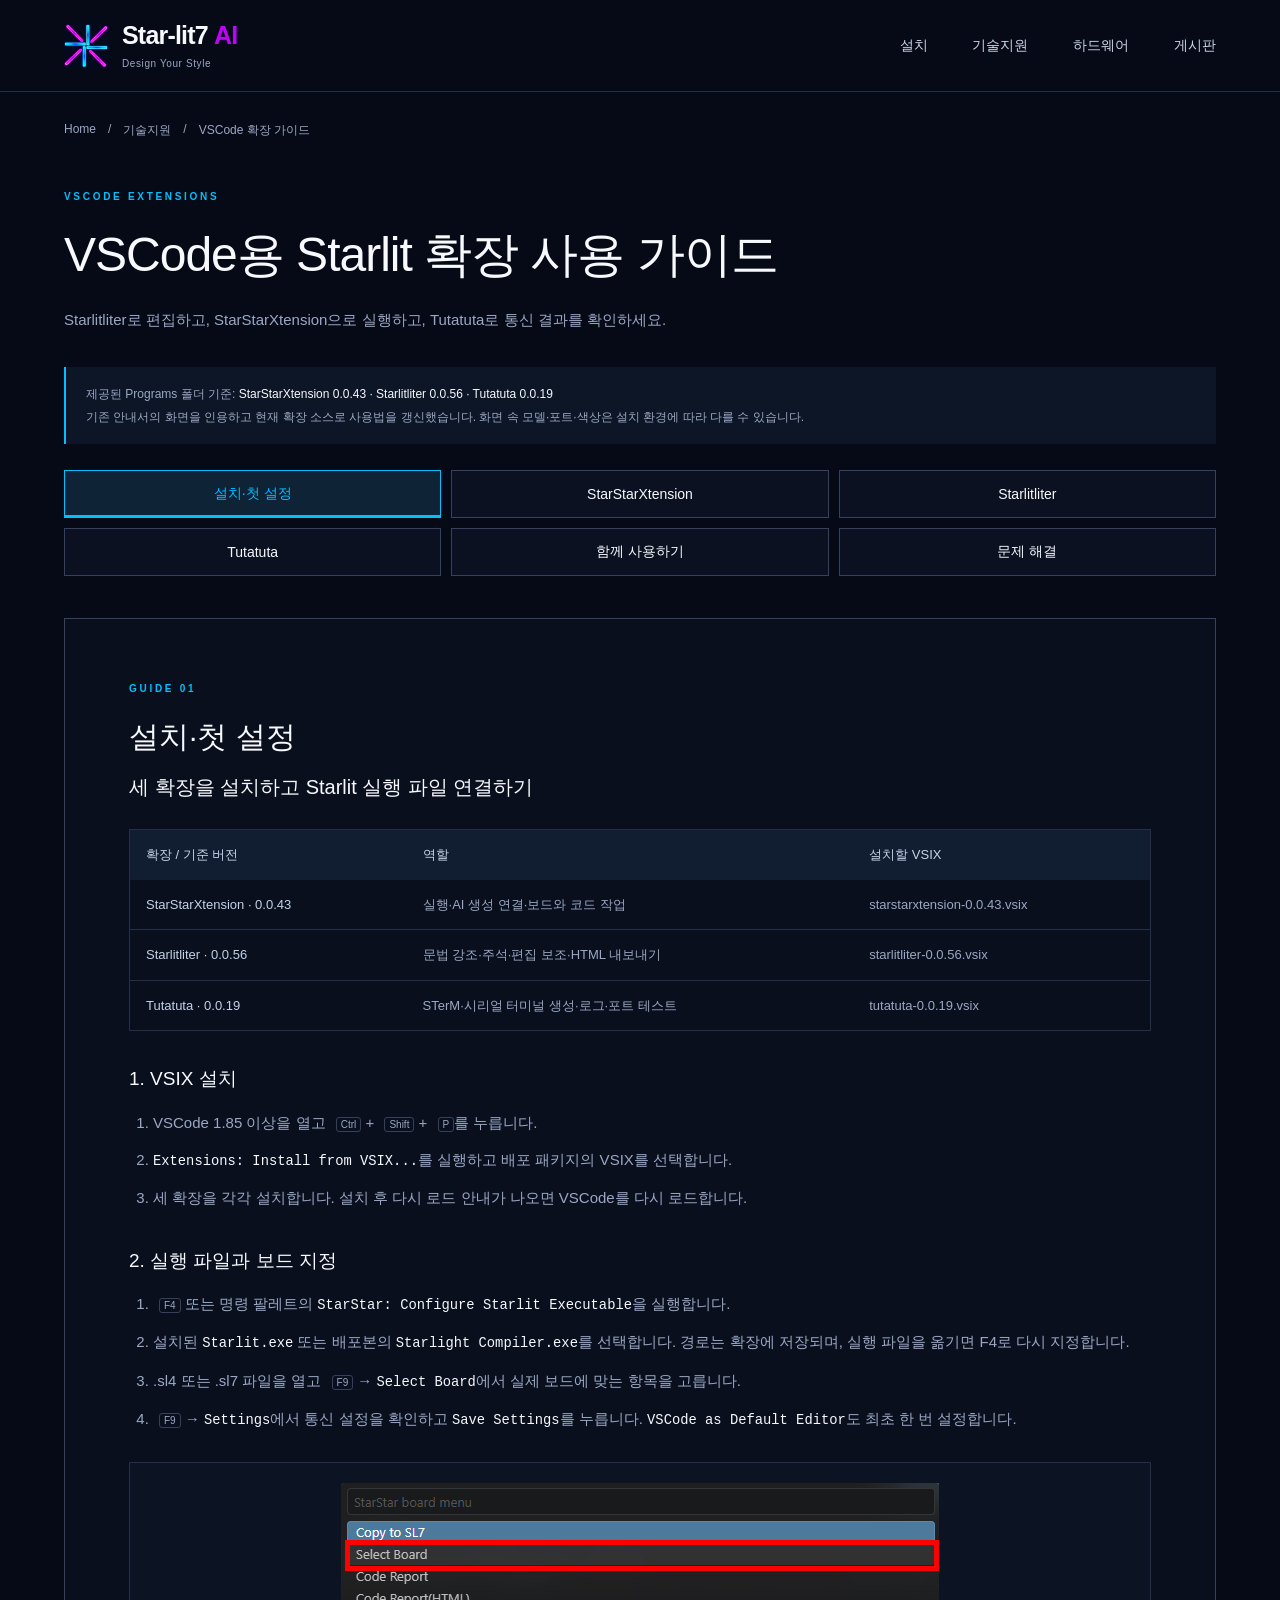
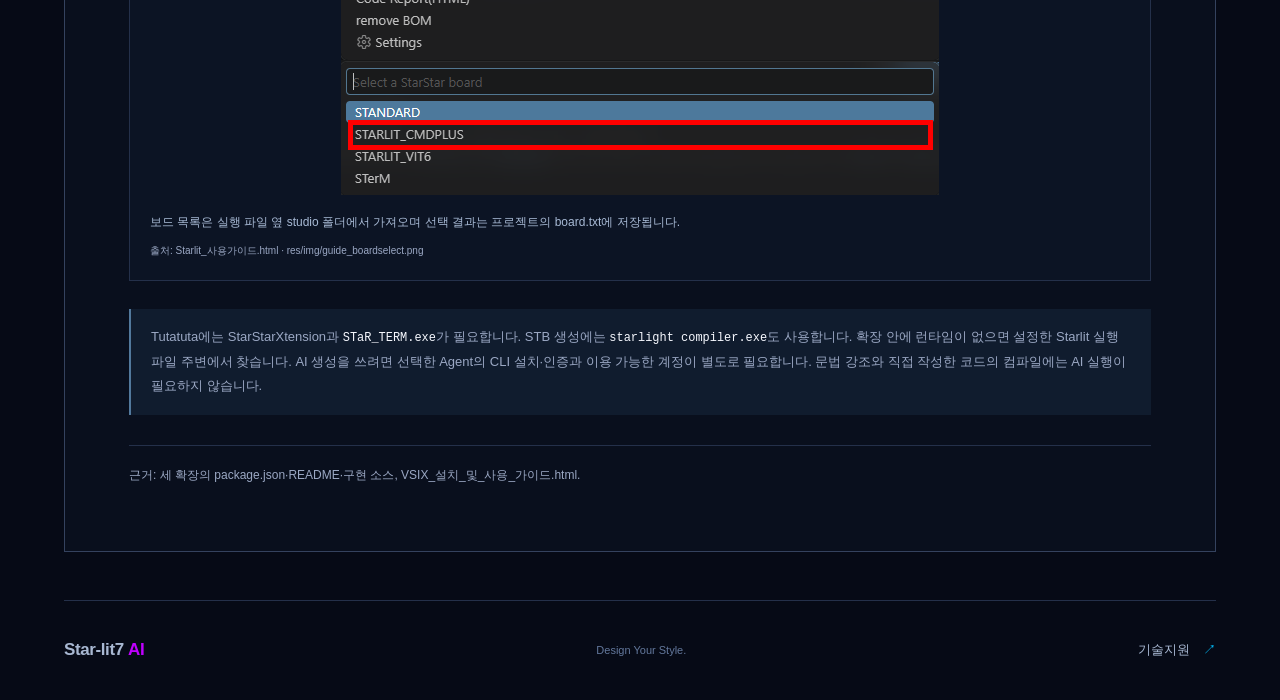
<file: vscode_extensions.html>
<!doctype html>
<html lang="ko">
<head>
  <meta charset="utf-8">
  <meta name="viewport" content="width=device-width, initial-scale=1">
  <meta name="color-scheme" content="dark">
  <meta name="description" content="StarStarXtension, Starlitliter, Tutatuta의 설치, 코드 실행, 문법 강조와 시리얼 터미널 사용 가이드.">
  <title>VSCode용 Starlit 확장 사용 가이드 | Star-lit7 AI</title>
  <link rel="stylesheet" href="style.css">
  <link rel="stylesheet" href="home.css">
  <link rel="stylesheet" href="support.css">
  <link rel="stylesheet" href="vscode_extensions.css">
  <script src="starlit_guide.js" defer></script>
  <link rel="stylesheet" href="site-nav.css">
</head>
<body class="home support-page">
  <a class="skip-link" href="#main">본문으로 이동</a>
  <header class="topbar home-header">
    <a class="brand" href="index.html" aria-label="Star-lit7 AI 메인 페이지"><img class="brand-mark" src="res/img24.png" alt="" width="46" height="46"><span>Star-lit7 <b>AI</b><small>Design Your Style</small></span></a>
    <nav class="home-nav" aria-label="주요 메뉴"><a href="https://github.com/P-D-Starlit/Starlit_7_AI/releases/tag/v7.0.0">설치</a><a href="support.html">기술지원</a><a href="index.html#hardware">하드웨어</a><a href="board.html">게시판</a></nav>
  </header>
  <main id="main" class="home-main guide-main" tabindex="-1">
    <nav class="support-breadcrumb" aria-label="현재 위치"><a href="index.html">Home</a><span aria-hidden="true">/</span><a href="support.html">기술지원</a><span aria-hidden="true">/</span><span aria-current="page">VSCode 확장 가이드</span></nav>
    <section class="guide-intro" aria-labelledby="guide-title"><p class="home-eyebrow">VSCODE EXTENSIONS</p><h1 id="guide-title">VSCode용 Starlit 확장 사용 가이드</h1><p class="section-description">Starlitliter로 편집하고, StarStarXtension으로 실행하고, Tutatuta로 통신 결과를 확인하세요.</p></section>
    <p class="guide-source">제공된 Programs 폴더 기준: <strong>StarStarXtension 0.0.43 · Starlitliter 0.0.56 · Tutatuta 0.0.19</strong><br>기존 안내서의 화면을 인용하고 현재 확장 소스로 사용법을 갱신했습니다. 화면 속 모델·포트·색상은 설치 환경에 따라 다를 수 있습니다.</p>
    <nav class="guide-topics" aria-label="확장 사용 가이드 항목">
      <a id="topic-setup" class="topic-link" href="#setup">설치·첫 설정</a>
      <a id="topic-starstar" class="topic-link" href="#starstar">StarStarXtension</a>
      <a id="topic-starlitliter" class="topic-link" href="#starlitliter">Starlitliter</a>
      <a id="topic-tutatuta" class="topic-link" href="#tutatuta">Tutatuta</a>
      <a id="topic-workflow" class="topic-link" href="#workflow">함께 사용하기</a>
      <a id="topic-troubleshooting" class="topic-link" href="#troubleshooting">문제 해결</a>
    </nav>
    <div class="guide-content">
      <section id="setup" class="guide-panel" aria-labelledby="heading-setup">
        <p class="home-eyebrow">GUIDE 01</p><h2 id="heading-setup">설치·첫 설정</h2><p class="lesson-subtitle">세 확장을 설치하고 Starlit 실행 파일 연결하기</p>
        <div class="lesson-body">
          <div class="guide-table-scroll" role="region" aria-label="확장 버전과 역할" tabindex="0"><table class="guide-table"><thead><tr><th scope="col">확장 / 기준 버전</th><th scope="col">역할</th><th scope="col">설치할 VSIX</th></tr></thead><tbody>
            <tr><th scope="row">StarStarXtension · 0.0.43</th><td>실행·AI 생성 연결·보드와 코드 작업</td><td>starstarxtension-0.0.43.vsix</td></tr>
            <tr><th scope="row">Starlitliter · 0.0.56</th><td>문법 강조·주석·편집 보조·HTML 내보내기</td><td>starlitliter-0.0.56.vsix</td></tr>
            <tr><th scope="row">Tutatuta · 0.0.19</th><td>STerM·시리얼 터미널 생성·로그·포트 테스트</td><td>tutatuta-0.0.19.vsix</td></tr>
          </tbody></table></div>
          <h3>1. VSIX 설치</h3><ol><li>VSCode 1.85 이상을 열고 <kbd>Ctrl</kbd> + <kbd>Shift</kbd> + <kbd>P</kbd>를 누릅니다.</li><li><samp>Extensions: Install from VSIX...</samp>를 실행하고 배포 패키지의 VSIX를 선택합니다.</li><li>세 확장을 각각 설치합니다. 설치 후 다시 로드 안내가 나오면 VSCode를 다시 로드합니다.</li></ol>
          <h3>2. 실행 파일과 보드 지정</h3><ol><li><kbd>F4</kbd> 또는 명령 팔레트의 <samp>StarStar: Configure Starlit Executable</samp>을 실행합니다.</li><li>설치된 <samp>Starlit.exe</samp> 또는 배포본의 <samp>Starlight Compiler.exe</samp>를 선택합니다. 경로는 확장에 저장되며, 실행 파일을 옮기면 F4로 다시 지정합니다.</li><li>.sl4 또는 .sl7 파일을 열고 <kbd>F9</kbd> → <samp>Select Board</samp>에서 실제 보드에 맞는 항목을 고릅니다.</li><li><kbd>F9</kbd> → <samp>Settings</samp>에서 통신 설정을 확인하고 <samp>Save Settings</samp>를 누릅니다. <samp>VSCode as Default Editor</samp>도 최초 한 번 설정합니다.</li></ol>
          <figure class="extension-figure"><a href="res/vscode-guide/guide_boardselect.png" target="_blank" rel="noopener" aria-label="보드 선택 화면 원본 열기"><img src="res/vscode-guide/guide_boardselect.png" alt="F9 메뉴의 Select Board와 보드 선택 목록" width="598" height="312" loading="lazy" decoding="async"></a><figcaption>보드 목록은 실행 파일 옆 studio 폴더에서 가져오며 선택 결과는 프로젝트의 board.txt에 저장됩니다.<small>출처: Starlit_사용가이드.html · res/img/guide_boardselect.png</small></figcaption></figure>
          <aside class="guide-callout">Tutatuta에는 StarStarXtension과 <samp>STaR_TERM.exe</samp>가 필요합니다. STB 생성에는 <samp>starlight compiler.exe</samp>도 사용합니다. 확장 안에 런타임이 없으면 설정한 Starlit 실행 파일 주변에서 찾습니다. AI 생성을 쓰려면 선택한 Agent의 CLI 설치·인증과 이용 가능한 계정이 별도로 필요합니다. 문법 강조와 직접 작성한 코드의 컴파일에는 AI 실행이 필요하지 않습니다.</aside>
        </div><p class="lesson-note">근거: 세 확장의 package.json·README·구현 소스, VSIX_설치_및_사용_가이드.html.</p>
      </section>
      <section id="starstar" class="guide-panel" aria-labelledby="heading-starstar">
        <p class="home-eyebrow">GUIDE 02 · VERSION 0.0.43</p><h2 id="heading-starstar">StarStarXtension</h2><p class="lesson-subtitle">코드 실행, 보드 업로드와 AI 작업</p>
        <div class="lesson-body">
          <p>현재 파일을 먼저 저장하고 절대 경로를 Starlit CLI에 전달합니다. 실행 결과와 업로드 주소 입력 등은 VSCode의 <samp>Starlit CLI</samp> 터미널에서 확인합니다.</p>
          <h3>파일 형식에 따른 F5 동작</h3>
          <div class="guide-table-scroll" role="region" aria-label="파일 형식별 실행 단축키" tabindex="0"><table class="guide-table"><thead><tr><th scope="col">파일</th><th scope="col">F5</th><th scope="col">Alt+F5</th></tr></thead><tbody>
            <tr><th scope="row">.sl4</th><td>컴파일·보드 업로드 흐름 실행</td><td>같은 파일을 -a 옵션으로 실행</td></tr>
            <tr><th scope="row">.sl7 / .sh7 / .st7</th><td>AI 코드 생성. 각각 .sl4 / .sh4 / .stm으로 변환</td><td>별도 바인딩 없음</td></tr>
            <tr><th scope="row">.stm</th><td>컴파일하여 .stb 생성</td><td>컴파일 성공 후 STerM을 새 터미널 탭에서 실행</td></tr>
            <tr><th scope="row">.sh4 / .slc / .shc</th><td>F5 실행 대상 아님</td><td>별도 바인딩 없음</td></tr>
          </tbody></table></div>
          <p>F5는 실제 파일로 저장된 지원 소스에서 디버깅이 비활성 상태일 때 적용됩니다. .sl4·.sl7·.sh7 실행 전에 board.txt가 없거나 유효하지 않으면 보드 선택 창을 먼저 엽니다.</p>
          <h3>보드에 업로드하기</h3><ol><li>생성·작성한 <strong>.sl4 탭</strong>을 엽니다. .sl7은 AI 생성 단계입니다.</li><li>F9 → Settings에서 Baud Rate와 COM Port를 맞춥니다. CMD 안내 기준은 <samp>460800</samp> baud입니다.</li><li>F5로 컴파일하고, CLI가 업로드 주소를 요청하면 입력합니다. CMD 안내의 주소 범위는 <samp>0x00~0x1F</samp>입니다.</li><li>업로드 완료 출력을 확인합니다. 기존 $target이 있으면 지정 위치로 바로 업로드될 수 있습니다.</li></ol>
          <figure class="extension-figure"><a href="res/vscode-guide/guide_comport.png" target="_blank" rel="noopener" aria-label="통신 설정 화면 원본 열기"><img src="res/vscode-guide/guide_comport.png" alt="Settings의 Baud Rate와 COM Port 설정" width="485" height="572" loading="lazy" decoding="async"></a><figcaption>장치와 같은 포트·속도를 설정하고 Save Settings로 저장합니다. 현재 Settings의 배경은 보라색입니다.<small>출처: Starlit_사용가이드.html · res/img/guide_comport.png</small></figcaption></figure>
          <figure class="extension-figure"><a href="res/vscode-guide/guide_upload1.png" target="_blank" rel="noopener" aria-label="업로드 결과 화면 원본 열기"><img src="res/vscode-guide/guide_upload1.png" alt="컴파일 성공 후 주소를 입력하고 업로드가 완료된 터미널" width="571" height="247" loading="lazy" decoding="async"></a><figcaption>컴파일 성공과 업로드 완료를 각각 확인합니다. 주소와 파일 크기는 예시입니다.<small>출처: Starlit_사용가이드.html · res/img/guide_upload1.png</small></figcaption></figure>
          <h3>AI 코드 생성·수정</h3><ol><li>.sl7·.sh7·.st7 파일의 AI: 태그에 원하는 동작과 입출력 조건을 작성합니다.</li><li>F9 → Settings에서 AI Agent, AI Model, Level을 선택하고 저장합니다. Agent는 ChatGPT 또는 Claude를 고릅니다.</li><li>F5로 생성한 뒤 .sl4·.sh4·.stm 결과를 확인합니다. 확장은 CLI를 호출하며 실제 AI 생성은 Starlit CLI가 수행합니다.</li><li>실행 코드를 직접 고쳤다면 F9의 Copy to SL7 / ST7 / SH7로 AI 작업용 파일에 반영한 뒤 후속 요청을 작성합니다.</li></ol>
          <figure class="extension-figure"><a href="res/vscode-guide/guide_aiagent.png" target="_blank" rel="noopener" aria-label="AI 설정 화면 원본 열기"><img src="res/vscode-guide/guide_aiagent.png" alt="Settings에서 AI Agent와 AI Model을 선택하는 영역" width="483" height="578" loading="lazy" decoding="async"></a><figcaption>모델 이름은 화면 예시입니다. 현재 모델과 Level 목록은 설치된 CLI·계정·저장된 설정에 따라 달라집니다.<small>출처: Starlit_사용가이드.html · res/img/guide_aiagent.png</small></figcaption></figure>
          <p>Agent를 바꾸면 모델과 Level이 갱신됩니다. Windows Sandbox Helper도 ChatGPT 선택 시 unelevated, Claude 선택 시 elevated로 맞추며 Save Settings로 저장합니다. Claude의 Haiku 선택 시 Level은 비활성화됩니다.</p>
          <h3>F9 메뉴 활용</h3><div class="guide-table-scroll" role="region" aria-label="F9 메뉴 기능" tabindex="0"><table class="guide-table"><thead><tr><th scope="col">메뉴</th><th scope="col">사용법</th></tr></thead><tbody>
            <tr><th scope="row">Copy to SL7 / ST7 / SH7</th><td>.sl4/.sl7 → SL7, .stm/.st7 → ST7, .sh4/.sh7 → SH7로 AI 작업용 파일 복사·동기화</td></tr>
            <tr><th scope="row">Select Board</th><td>.sl4/.sl7/.sh4/.sh7에서 보드 선택</td></tr>
            <tr><th scope="row">Settings</th><td>통신·AI 설정 저장. .stm/.st7은 STerM 설정을 사용</td></tr>
            <tr><th scope="row">Add Comment</th><td>.sl4/.stm/.sh4의 AI 주석 생성</td></tr>
            <tr><th scope="row">Code Report / Code Report(HTML)</th><td>현재 소스를 저장하고 보고서 생성. HTML은 -h로 실행</td></tr>
            <tr><th scope="row">remove BOM</th><td>지원 소스 맨 앞의 UTF-8 BOM 제거. 실행 전 편집 내용 저장</td></tr>
            <tr><th scope="row">Resume Settings</th><td>현재 폴더의 resume*.txt 확인·초기화. 초기화할 파일은 backups 폴더에 보관</td></tr>
          </tbody></table></div>
          <figure class="extension-figure"><a href="res/vscode-guide/guide_copy.png" target="_blank" rel="noopener" aria-label="Copy to SL7 화면 원본 열기"><img src="res/vscode-guide/guide_copy.png" alt="F9 메뉴의 Copy to SL7 선택 항목" width="599" height="197" loading="lazy" decoding="async"></a><figcaption>직접 수정한 실행 코드에서 다시 AI 작업을 이어갈 때 사용하는 메뉴입니다.<small>출처: Starlit_사용가이드.html · res/img/guide_copy.png</small></figcaption></figure>
          <aside class="guide-callout">.sl4 실행 시 Tutatuta가 관리하는 STerM 세션은 잠시 멈췄다가 같은 .stb로 다시 시작됩니다. 다른 소스 형식이나 외부 PuTTY 창에는 이 처리가 적용되지 않습니다.</aside>
        </div><p class="lesson-note">근거: StarStarXtension 0.0.43의 package.json, README.md, src/extension.ts, src/resumeSettings.ts와 Starlit_사용가이드.html.</p>
      </section>
      <section id="starlitliter" class="guide-panel" aria-labelledby="heading-starlitliter">
        <p class="home-eyebrow">GUIDE 03 · VERSION 0.0.56</p><h2 id="heading-starlitliter">Starlitliter</h2><p class="lesson-subtitle">문법 강조·주석·정의 탐색·HTML 내보내기</p>
        <div class="lesson-body">
          <p>.sl4, .sh4, .stm, .sl7, .sh7, .st7, .slc, .shc를 열면 문법을 강조합니다. 기본 색상은 확장에 내장되어 있으며 <samp>Starlitliter Colors</samp> 테마 선택이나 CSV 불러오기는 선택 사항입니다.</p>
          <h3>선택한 코드에 주석 적용</h3><ol><li>Starlit 문서에서 코드 범위를 선택합니다.</li><li><kbd>Shift</kbd> + <kbd>/</kbd>로 주석 메뉴를 열고 스타일을 고릅니다. 단축키는 starlit 언어의 선택 영역이 있을 때만 동작합니다.</li><li>Disable은 주석 해제, Delete AI-Generated Comments는 선택 영역의 AI 생성 주석 삭제입니다. .slc/.shc 등에서는 명령 팔레트의 Starlit: Set Comment Style을 사용할 수 있습니다.</li></ol>
          <div class="guide-table-scroll" role="region" aria-label="주석 스타일과 기본 색상" tabindex="0"><table class="guide-table"><thead><tr><th scope="col">주석 표기</th><th scope="col">기본 색상</th></tr></thead><tbody>
            <tr><th scope="row"># 뒤에 공백</th><td>회색. .slc/.shc의 해시 주석에는 적용하지 않음</td></tr><tr><th scope="row">///</th><td>보라색</td></tr><tr><th scope="row">////</th><td>빨강</td></tr><tr><th scope="row">///.</th><td>초록</td></tr><tr><th scope="row">///'</th><td>주황</td></tr><tr><th scope="row">///-</th><td>파랑</td></tr><tr><th scope="row">/////</th><td>노랑</td></tr><tr><th scope="row"># [AI] / /// [AI]</th><td>레이블은 주황 계열, 내용은 빨강 계열</td></tr>
          </tbody></table></div>
          <figure class="extension-figure"><a href="res/vscode-guide/tip_delcomm.png" target="_blank" rel="noopener" aria-label="주석 메뉴 화면 원본 열기"><img src="res/vscode-guide/tip_delcomm.png" alt="선택 영역의 주석 메뉴에서 AI 생성 주석 삭제를 고르는 화면" width="808" height="521" loading="lazy" decoding="async"></a><figcaption>코드를 선택하고 Shift + /를 누릅니다. 현재 메뉴에는 Status·Settings·String Settings도 있습니다.<small>출처: Starlit_사용가이드.html · res/img/tip_delcomm.png</small></figcaption></figure>
          <h3>Color View와 색상 설정</h3><ul><li><kbd>Ctrl</kbd> + <kbd>Alt</kbd> + <kbd>V</kbd> 또는 <kbd>Ctrl</kbd> + <kbd>Alt</kbd> + <kbd>.</kbd>로 Color View를 켜고 끕니다. 기본값은 꺼짐입니다.</li><li>문자열의 /r, /g 같은 색 코드와 /#RRGGBB를 미리 보여 줍니다. $#RRGGBB 배경은 String Settings의 배경 적용 옵션을 켜면 표시됩니다.</li><li><samp>Starlit: Highlight Settings</samp>에서 항목별 색상·굵게·기울임과 지원 키워드 그룹을 조절합니다.</li><li><samp>Starlit: String Settings</samp>에서 문자열 색 코드와 배경 적용을 설정합니다. 두 설정은 CSV 저장·불러오기와 기본값 초기화를 제공합니다.</li></ul>
          <h3>Status와 편집 보조</h3><ul><li><samp>Starlit: Status</samp>로 실행 파일 경로, 보드, 가져온 라이브러리와 정의 목록을 확인합니다.</li><li>인식된 심벌에 마우스를 올리면 선언과 정의 이동 링크가 표시됩니다. 정의 이동과 자동완성도 지원하며 현재 문서와 탐색된 라이브러리에 기반합니다.</li><li>정의가 보이지 않으면 실행 파일 경로, board.txt와 라이브러리 탐색 상태를 확인합니다.</li></ul>
          <h3>F8로 강조된 HTML 저장</h3><ol><li>지원 소스를 열고 원하는 강조 설정을 적용합니다.</li><li><kbd>F8</kbd> 또는 <samp>Starlit: Export Highlighted HTML</samp>을 실행합니다.</li><li>저장할 경로를 선택합니다. 선택 영역만이 아니라 현재 버퍼 전체를 내보내며, 저장하지 않은 편집 내용도 포함합니다.</li><li>강조 색상·굵기·기울임과 현재 Color View 상태가 함께 반영됩니다.</li></ol>
          <p><a href="starlit_guide.html">Starlit 언어 가이드</a>와 <a href="starlit_cmd_guide.html">CMD/CMD Plus 가이드</a>의 코드도 이 확장의 기본 내보내기 규칙을 적용했습니다.</p>
        </div><p class="lesson-note">근거: Starlitliter 0.0.56의 package.json, extension.js, themes와 VSIX_설치_및_사용_가이드.html.</p>
      </section>
      <section id="tutatuta" class="guide-panel" aria-labelledby="heading-tutatuta">
        <p class="home-eyebrow">GUIDE 04 · VERSION 0.0.19</p><h2 id="heading-tutatuta">Tutatuta</h2><p class="lesson-subtitle">STerM 터미널·복수 포트·로그·포트 테스트</p>
        <div class="lesson-body">
          <p>Tutatuta는 STerM을 VSCode 안에서 실행하는 확장입니다. 기존 .stb를 열거나 COM 포트 설정으로 .stm과 .stb를 만들어 시리얼 터미널로 사용할 수 있습니다.</p>
          <h3>F10에서 기존 STB 열기</h3><ol><li>파일 편집기에 포커스를 둔 상태에서 <kbd>F10</kbd>을 누릅니다. 다른 곳에서도 열려면 <kbd>Alt</kbd> + <kbd>F10</kbd>을 사용합니다. 디버깅 중에는 바인딩하지 않습니다.</li><li>같은 폴더의 .stb를 고릅니다. 현재 소스와 같은 이름이면 Current file로 표시하고 먼저 정렬합니다.</li><li>STerM은 편집기 영역의 터미널 탭에서 실행되며, 탭을 닫으면 프로세스도 종료됩니다.</li><li>열린 로컬 파일이 없으면 런타임 위치를 기준으로 STerM 폴더를 준비해 사용합니다.</li></ol>
          <figure class="extension-figure"><a href="res/vscode-guide/guide_stb1.png" target="_blank" rel="noopener" aria-label="STB 메뉴 화면 원본 열기"><img src="res/vscode-guide/guide_stb1.png" alt="F10 메뉴의 Add Serial Terminal Binary 항목" width="600" height="69" loading="lazy" decoding="async"></a><figcaption>기존 .stb가 없어도 새 터미널을 생성할 수 있습니다.<small>출처: 뜨따뜨따(STerM)_사용가이드.html · res/img/guide_stb1.png</small></figcaption></figure>
          <h3>Add Serial Terminal Binary(.STB)</h3><ol><li>F10에서 <samp>Add Serial Terminal Binary(.STB)</samp>를 선택합니다.</li><li>COM Ports에서 포트를 체크합니다. 복수 선택이 가능하며 Refresh 후에도 남아 있는 포트의 체크 상태는 유지됩니다.</li><li>목록에 없는 포트는 Other COM ports에 COM1~COM256 범위로 입력합니다. 여러 포트는 쉼표로 구분합니다.</li><li>Baud Rate를 장치와 맞춥니다. 창의 기본값은 <strong>115200</strong>이지만 CMD 안내 기준은 <strong>460800</strong>입니다.</li><li>로그가 필요하면 Print Log File을 켜고 이름을 지정합니다. File name과 Save path를 확인하고 Browse...로 저장 폴더를 바꿀 수 있습니다.</li><li>Generate는 소스·바이너리를 생성하고, Open COM Port는 생성·컴파일 성공 후 STerM으로 실행합니다.</li></ol>
          <figure class="extension-figure"><a href="res/vscode-guide/guide_stb2.png" target="_blank" rel="noopener" aria-label="시리얼 터미널 생성 화면 원본 열기"><img src="res/vscode-guide/guide_stb2.png" alt="복수 COM 포트, 로그, 저장 경로와 네 가지 실행 버튼이 있는 생성 창" width="590" height="577" loading="lazy" decoding="async"></a><figcaption>복수 포트·로그·저장 위치·PuTTY·포트 테스트를 지원합니다. 포트 번호와 속도는 예시입니다.<small>출처: 뜨따뜨따(STerM)_사용가이드.html · res/img/guide_stb2.png</small></figcaption></figure>
          <p>복수 포트 생성 시 이름에 _COM번호가 붙습니다. 예를 들어 console_COM7.stm, console_COM7.stb와 trace_COM7.log가 만들어집니다. 컴파일 실패 시 STerM Build 출력과 오류 안내를 확인합니다.</p>
          <h3>Open PuTTY와 Test COM Port</h3><div class="guide-table-scroll" role="region" aria-label="시리얼 포트 테스트 기능과 결과" tabindex="0"><table class="guide-table"><thead><tr><th scope="col">버튼 / 결과</th><th scope="col">설명</th></tr></thead><tbody>
            <tr><th scope="row">Open PuTTY</th><td>선택한 포트를 지정 속도로 PuTTY에서 열기. 로그를 켜면 포트별 파일에 이어 쓰기. STB 생성은 필요 없음</td></tr><tr><th scope="row">Test COM Port</th><td>체크한 연결 포트의 수신을 관찰하고, 수신이 없으면 식별 문자열을 보내 반응 검사. 검사 후 포트 닫기</td></tr><tr><th scope="row">log</th><td>시험 송신 전부터 수신 데이터가 있음</td></tr><tr><th scope="row">echo</th><td>보낸 식별 문자열이 그대로 돌아옴</td></tr><tr><th scope="row">received</th><td>송신 후 다른 데이터가 돌아옴</td></tr><tr><th scope="row">in use</th><td>다른 프로그램 사용 등으로 포트를 열지 못함</td></tr><tr><th scope="row">inactive</th><td>관찰 시간 내 수신·응답이 없거나 검사를 완료하지 못함</td></tr>
          </tbody></table></div>
          <p>Open PuTTY는 Windows에서 putty.exe가 필요하며 설치 경로·PATH에서 찾지 못하면 직접 지정합니다. Test COM Port는 연결 목록에서 체크한 포트를 검사합니다. USB-CDC는 DTR을 켜고 준비 시간을 둡니다. 이 결과만으로 보드 종류나 정상 동작을 확정하지는 않습니다.</p>
          <h3>기존 터미널 설정 편집</h3><ol><li>F10 목록의 .stb 옆 톱니바퀴(Edit)를 누릅니다. 같은 이름의 .stm이 TTY 템플릿 식별자로 시작할 때만 표시됩니다.</li><li>기존 포트·속도·로그 설정을 불러와 수정합니다. 현재 .stm이 인식 가능한 TTY 소스이면 Add 메뉴에도 값을 미리 채웁니다.</li><li>같은 파일로 재생성하면 관리 대상 설정을 갱신하면서 나머지 사용자 코드를 유지합니다. 파일명 자체를 누르면 편집이 아니라 실행됩니다.</li></ol>
          <aside class="guide-callout">Generate / Open COM Port는 같은 이름의 .stm·.stb를 확인 창 없이 갱신할 수 있으므로 저장 이름과 경로를 확인하세요. .stm은 편집에 필요하므로 보관합니다. 외부 PuTTY·STerM 등 여러 프로그램이 같은 COM 포트를 동시에 점유하지 않도록 합니다.</aside>
        </div><p class="lesson-note">근거: Tutatuta 0.0.19의 package.json, README.md, src/extension.ts, templates와 뜨따뜨따(STerM)_사용가이드.html.</p>
      </section>
      <section id="workflow" class="guide-panel" aria-labelledby="heading-workflow">
        <p class="home-eyebrow">GUIDE 05</p><h2 id="heading-workflow">함께 사용하기</h2><p class="lesson-subtitle">작성 → 생성 → 업로드 → 시리얼 확인</p>
        <div class="lesson-body">
          <h3>CMD 보드용 작업</h3><ol><li>프로젝트 폴더에서 .sl7을 열어 요구사항을 작성합니다. 직접 코딩한다면 .sl4로 시작합니다. Starlitliter의 강조 표시를 확인합니다.</li><li>F4로 실행 파일을 연결하고 F9 → Select Board와 Settings로 보드·포트·속도를 설정합니다.</li><li>AI 생성은 .sl7에서 F5, 업로드는 생성된 .sl4에서 F5를 사용합니다.</li><li>F10 → Add Serial Terminal Binary에서 장치와 같은 속도의 터미널을 열어 결과를 확인합니다.</li><li>실행 코드를 수정했다면 F9 → Copy to SL7로 AI 작업용 파일에 반영한 후 다음 요청을 작성합니다.</li></ol>
          <h3>STerM 자동화 작업</h3><ol><li>장치가 보내는 로그와 지원 명령을 프로젝트 .md에 기록합니다.</li><li>.st7에 자동화 조건을 작성하고 F5로 .stm을 생성합니다.</li><li>.stm에서 F5로 .stb 생성 후 F10으로 실행하거나, Alt+F5로 컴파일 후 바로 실행합니다.</li><li>다시 AI에게 수정을 맡기려면 F9 → Copy to ST7을 사용합니다. 일반 시리얼 창만 필요하면 Add Serial Terminal Binary로 시작할 수 있습니다.</li></ol>
          <h3>단축키 한눈에 보기</h3><div class="guide-table-scroll" role="region" aria-label="확장 단축키 모음" tabindex="0"><table class="guide-table"><thead><tr><th scope="col">키</th><th scope="col">담당 확장</th><th scope="col">동작</th></tr></thead><tbody>
            <tr><th scope="row">F4</th><td>StarStarXtension</td><td>실행 파일 경로 선택</td></tr><tr><th scope="row">F5</th><td>StarStarXtension</td><td>지원 소스의 생성·업로드·STB 생성</td></tr><tr><th scope="row">Alt+F5</th><td>StarStarXtension</td><td>.sl4는 -a 실행, .stm은 컴파일 후 STerM 실행</td></tr><tr><th scope="row">F9</th><td>StarStarXtension</td><td>지원 소스의 보드·코드 작업 메뉴</td></tr><tr><th scope="row">Shift + /</th><td>Starlitliter</td><td>starlit 문서의 선택 영역 주석 메뉴</td></tr><tr><th scope="row">Ctrl + Alt + V 또는 .</th><td>Starlitliter</td><td>starlit 문서의 Color View</td></tr><tr><th scope="row">F8</th><td>Starlitliter</td><td>지원 소스 전체를 HTML로 내보내기</td></tr><tr><th scope="row">F10 / Alt+F10</th><td>Tutatuta</td><td>편집기 포커스에서 / 포커스와 무관하게 STB 메뉴</td></tr>
          </tbody></table></div>
          <p><a href="starlit_guide.html">언어 문법</a>과 <a href="starlit_cmd_guide.html">CMD 라이브러리 예제</a>를 함께 보면 작성과 실행을 이어갈 수 있습니다.</p>
        </div><p class="lesson-note">근거: 세 확장의 package.json 단축키와 현재 구현, 기존 Starlit·STerM 사용 가이드.</p>
      </section>
      <section id="troubleshooting" class="guide-panel" aria-labelledby="heading-troubleshooting">
        <p class="home-eyebrow">GUIDE 06</p><h2 id="heading-troubleshooting">문제 해결</h2><p class="lesson-subtitle">파일 형식·설정·포트와 AI 세션 확인</p>
        <div class="lesson-body">
          <div class="guide-table-scroll" role="region" aria-label="증상별 해결 방법" tabindex="0"><table class="guide-table"><thead><tr><th scope="col">증상</th><th scope="col">확인할 내용</th></tr></thead><tbody>
            <tr><th scope="row">F5가 동작하지 않음</th><td>저장된 지원 소스인지, 디버깅이 비활성인지 확인. F4로 실행 파일 재지정. Starlit CLI 출력 확인</td></tr><tr><th scope="row">보드·설정을 찾지 못함</th><td>F9 → Select Board. 실행 파일 옆 studio와 프로젝트 board.txt 확인. .stm/.st7은 STerM 설정 사용</td></tr><tr><th scope="row">AI 생성 실패</th><td>선택한 CLI 설치·인증과 Starlit 실행 파일의 Agent 지원 여부 확인. F9 → Settings 저장. 실제 제공되는 모델 선택</td></tr><tr><th scope="row">이전 AI 대화가 계속 이어짐</th><td>F9 → Resume Settings에서 해당 프로젝트의 세션을 확인하고 필요한 항목만 초기화</td></tr><tr><th scope="row">강조·정의 탐색이 안 됨</th><td>확장자·언어 모드 확인. Starlit: Status에서 실행 파일·보드·라이브러리 탐색 상태 확인</td></tr><tr><th scope="row">주석 메뉴가 안 열림</th><td>starlit 문서에서 선택 영역이 있는지 확인. 명령 팔레트의 Starlit: Set Comment Style도 사용 가능</td></tr><tr><th scope="row">시리얼 출력이 없거나 깨짐</th><td>COM 포트·장치 속도·실행 중인 출력 코드 확인. 기본 115200을 그대로 쓰지 말고 장치값에 맞춤</td></tr><tr><th scope="row">in use / 포트 열기 실패</th><td>다른 STerM·PuTTY·업로드 도구의 포트 점유 확인. 사용 중인 창을 닫고 Refresh 후 재시도</td></tr><tr><th scope="row">STerM·컴파일러를 못 찾음</th><td>StarStarXtension 설치와 F4 경로, STaR_TERM.exe·starlight compiler.exe 배치 확인</td></tr><tr><th scope="row">STB 옆 Edit가 없음</th><td>같은 이름의 .stm이 남아 있고 TTY 템플릿 식별자로 시작하는지 확인</td></tr>
          </tbody></table></div>
          <figure class="extension-figure"><a href="res/vscode-guide/solution_resume.png" target="_blank" rel="noopener" aria-label="Resume Settings 화면 원본 열기"><img src="res/vscode-guide/solution_resume.png" alt="F9 메뉴에서 Resume Settings를 선택하는 화면" width="594" height="218" loading="lazy" decoding="async"></a><figcaption>현재 초기화 기능은 resume*.txt를 직접 삭제하지 않고 backups 폴더로 옮겨 보관합니다.<small>출처: 문제해결.html · res/img/solution_resume.png</small></figcaption></figure>
          <p>기존 안내서에는 터미널 기본 프로필을 바꾸는 해결책이 있지만, 현재 StarStarXtension은 Windows에서 PowerShell을 직접 지정해 Starlit CLI 터미널을 엽니다. 실행 오류가 나면 현재 메시지·실행 파일 경로·지원 형식을 먼저 확인하세요.</p>
          <h3>참조 자료</h3><ul><li>Programs/StarStarXtension: package.json, README.md, src/extension.ts, src/resumeSettings.ts</li><li>Programs/Starlitliter: package.json, extension.js, themes</li><li>Programs/Tutatuta: package.json, README.md, src/extension.ts, templates</li><li>Release: VSIX_설치_및_사용_가이드.html, Starlit_사용가이드.html, 뜨따뜨따(STerM)_사용가이드.html, 문제해결.html</li><li>화면은 Release/res/img에서 인용했습니다. 동작이 다른 부분은 현재 확장 소스를 우선해 정리했습니다.</li></ul>
        </div><p class="lesson-note">근거: 문제해결.html과 현재 세 확장 구현. 기준 버전은 페이지 상단에 표시했습니다.</p>
      </section>
    </div>
  </main>
  <footer class="home-footer"><a href="index.html">Star-lit7 <b>AI</b></a><span>Design Your Style.</span><a href="support.html">기술지원 <span aria-hidden="true">↗</span></a></footer>
</body>
</html>
</file>
<file: style.css>
:root{color-scheme:dark;--bg:#060a16;--panel:#0d1325;--cyan:#00c0ff;--purple:#c000ff;--ink:#f7f9ff;--muted:#9ba8c4;--line:#24304a;--ui-font:"Malgun Gothic","맑은 고딕",sans-serif;font-family:var(--ui-font);font-synthesis:weight style}*{box-sizing:border-box}html{scroll-behavior:smooth}body{margin:0;background:var(--bg);color:var(--ink);min-height:100svh}button,input,select{font:inherit}button,a,input,select,summary{-webkit-tap-highlight-color:transparent}button{color:var(--ink);cursor:pointer}button:focus-visible,a:focus-visible,input:focus-visible,select:focus-visible,summary:focus-visible{outline:2px solid var(--cyan);outline-offset:4px}button:disabled{cursor:default;opacity:.3}.topbar{height:88px;padding:0 36px;display:flex;align-items:center;justify-content:space-between;border-bottom:1px solid var(--line);background:var(--bg)}.brand{display:flex;align-items:center;gap:12px;color:var(--ink);text-decoration:none;font-size:23px;font-weight:650;line-height:1.1;letter-spacing:-.7px}.brand b{color:var(--purple)}.brand small{display:block;margin-top:7px;color:var(--muted);font-size:10px;letter-spacing:4px;font-weight:500}.brand-mark{display:block;width:46px;height:46px;object-fit:contain;flex-shrink:0}.toolbar{display:flex;align-items:center;gap:8px}.toolbar button,.pager button,.close-dialog{border:1px solid transparent;background:transparent;border-radius:6px;padding:10px 13px;font-size:13px;transition:background .15s,color .15s}.toolbar button:hover,.close-dialog:hover,.pager button:hover:enabled{background:#152039;color:var(--cyan)}.toolbar button[aria-pressed=true]{border-color:#2c5574;background:#102439;color:var(--cyan)}kbd{font:10px var(--ui-font);border:1px solid #35405a;border-radius:3px;padding:1px 4px;color:var(--muted);margin-left:6px}#deck{width:min(1280px,calc(100% - 72px));margin:28px auto 90px;outline:none}.slide-section{display:none;scroll-margin-top:24px}.slide-section.active{display:block}.slide-wrap{position:relative;aspect-ratio:12191695/6858000;width:100%;overflow:hidden;background:#090d1d;isolation:isolate;box-shadow:0 20px 70px #0005}.slide-canvas{position:absolute;left:0;top:0;width:1279.968px;height:720px;transform:scale(var(--slide-scale,1));transform-origin:0 0;overflow:hidden}.object{position:absolute;transform-origin:center;box-sizing:border-box}.object.shape{overflow:visible}.object.picture{overflow:hidden}.picture img{position:absolute;display:block;max-width:none;user-select:none}.group{position:absolute;inset:0;transform-origin:0 0}.text-frame{position:absolute;inset:0;display:flex;flex-direction:column;overflow:visible}.text-content{flex:0 0 auto;min-width:0}.text-content p{padding:0;margin:0;min-height:0}.slide-caption{display:flex;align-items:center;gap:16px;margin:22px 0 17px}.chapter{font-size:10px;color:var(--cyan);letter-spacing:1.8px;flex-shrink:0}.slide-caption h2{margin:0;font-size:16px;line-height:1.4;font-weight:500;color:#d4ddef}.page-count{margin-left:auto;font:12px var(--ui-font);color:var(--muted);white-space:nowrap}.transcript{border-top:1px solid var(--line);padding:0 0 12px}.transcript summary{cursor:pointer;color:var(--muted);padding:14px 0;font-size:13px;width:fit-content}.transcript summary:hover{color:var(--cyan)}.transcript-body{max-width:860px;display:grid;gap:8px;font-size:17px;line-height:1.7;color:#d6dff0;padding:7px 0 20px}.transcript-body p{margin:0;white-space:pre-wrap;overflow-wrap:anywhere}.bottom-bar{position:fixed;bottom:0;left:0;right:0;background:#080d1cf5;backdrop-filter:blur(15px);z-index:10;border-top:1px solid var(--line)}.slide-progress{height:2px;background:#18233b}.slide-progress span{height:100%;display:block;background:linear-gradient(90deg,var(--cyan),var(--purple));transition:width .25s}.bottom-content{height:62px;padding:0 36px;display:flex;align-items:center;justify-content:space-between}.hint{font-size:11px;color:var(--muted)}.hint span{margin:0 8px;color:#506080}.hint kbd{margin:0 3px 0 0}.pager{display:flex;gap:12px;align-items:center}.pager button{font-size:20px;padding:6px 13px}.page-picker{display:flex;gap:8px;align-items:center;color:var(--muted);font:12px var(--ui-font)}.page-picker select{appearance:none;border:0;background:transparent;color:var(--ink);font:13px var(--ui-font);cursor:pointer;padding:8px;text-align:center}.page-picker select option{background:var(--panel)}dialog{width:min(790px,calc(100% - 32px));max-height:85svh;border:1px solid #344367;border-radius:12px;background:#0b1121;color:var(--ink);padding:26px;box-shadow:0 30px 100px #0009}dialog::backdrop{background:#000a;backdrop-filter:blur(6px)}.dialog-header{display:flex;align-items:center;justify-content:space-between}.eyebrow{font-size:10px;letter-spacing:2px;color:var(--cyan)}.dialog-header h2{margin:8px 0 22px;font-size:26px;font-weight:550}.close-dialog{font-size:20px}.search-label input{width:100%;padding:14px 16px;border:1px solid #2b3857;background:#070b16;border-radius:6px;color:var(--ink);font-size:15px}.search-status{color:var(--muted);font-size:12px;margin:14px 0}.overview-list{display:grid;grid-template-columns:1fr 1fr;gap:0 22px}.overview-item{display:flex;align-items:center;gap:14px;border:0;border-bottom:1px solid var(--line);padding:17px 4px;background:transparent;text-align:left;width:100%;min-height:87px}.overview-item:hover{background:#111d34}.overview-item[aria-current=true]{box-shadow:inset 2px 0 var(--cyan);padding-left:10px}.overview-number{font:15px var(--ui-font);color:var(--cyan)}.overview-item small{display:block;color:var(--muted);font-size:9px;letter-spacing:1px;margin-bottom:6px}.overview-item strong{font-size:14px;font-weight:500;line-height:1.4;display:block}.overview-item>span:last-child{margin-left:auto;color:#5d6e8d}.no-results{color:var(--muted);padding:25px 0;text-align:center}[hidden]{display:none!important}.sr-only{position:absolute;width:1px;height:1px;padding:0;margin:-1px;overflow:hidden;clip:rect(0,0,0,0);white-space:nowrap;border:0}.skip-link{position:fixed;top:8px;left:8px;z-index:30;transform:translateY(-200%);padding:12px;background:var(--cyan);color:#00101c}.skip-link:focus{transform:none}body.reading .slide-section{display:block;margin-bottom:65px}body.reading .slide-section+.slide-section{padding-top:10px}body.reading .topbar{position:sticky;top:0;z-index:15}body.reading .slide-section{scroll-margin-top:110px}body.reading .slide-wrap{box-shadow:none}body:fullscreen{overflow-y:auto}body:fullscreen #deck{width:min(calc((100svh - 215px)*1.77773),calc(100% - 60px));margin-top:14px}body:fullscreen .topbar{height:64px}body:fullscreen .transcript{display:none}body:fullscreen .slide-caption{margin-top:14px}.dot{animation:dot-arrive .4s ease both}@keyframes dot-arrive{from{opacity:.3}to{opacity:1}}@media(min-width:1500px){body:not(.reading) #deck{width:min(1280px,calc((100svh - 270px)*1.77773));min-width:780px}}@media(max-width:750px){.topbar{height:76px;padding:0 16px;gap:10px}.brand{font-size:18px;gap:7px}.brand-mark{width:33px;height:33px}.brand small{font-size:8px;letter-spacing:2.8px}.toolbar{gap:1px}.toolbar button{font-size:11px;padding:9px 7px}.toolbar kbd{display:none}#fullscreen{display:none}#deck{width:calc(100% - 24px);margin-top:18px;margin-bottom:85px}.slide-caption{flex-wrap:wrap;gap:8px;margin-top:17px}.chapter{font-size:9px;letter-spacing:1px;order:0}.page-count{order:1}.slide-caption h2{order:2;flex-basis:100%;font-size:16px}.bottom-content{padding:0 14px;height:58px}.hint{font-size:10px}.hint span,.hint kbd{display:none}.hint{max-width:135px;line-height:1.6}.pager{gap:3px}.transcript-body{font-size:16px;padding:6px 6px 18px}.transcript summary{padding:16px 0}.overview-list{grid-template-columns:1fr}dialog{padding:20px}.overview-item{min-height:73px}.dialog-header h2{font-size:23px}.slide-wrap{box-shadow:none}body.reading .slide-section{margin-bottom:42px;scroll-margin-top:94px}}@media(prefers-reduced-motion:reduce){html{scroll-behavior:auto}*,*::before,*::after{animation:none!important;transition:none!important}}@media print{@page{size:13.333in 7.5in;margin:0}html,body{background:#090d1d;margin:0;print-color-adjust:exact;-webkit-print-color-adjust:exact}.topbar,.bottom-bar,.slide-caption,.transcript,dialog,.skip-link{display:none!important}#deck,body:fullscreen #deck{margin:0;width:13.333in;max-width:none;min-width:0}.slide-section,.slide-section.active,body.reading .slide-section{display:block;margin:0!important;padding:0!important;break-after:page;break-inside:avoid}.slide-section:last-child{break-after:auto}.slide-wrap{width:13.333in;height:7.5in;aspect-ratio:auto;box-shadow:none}.slide-canvas{transform:scale(1)!important}}
</file>
<file: home.css>
.home{background:#060a16}.home-header{max-width:1440px;margin:0 auto;height:92px;padding-left:clamp(22px,5vw,72px);padding-right:clamp(22px,5vw,72px)}.home-header .brand{font-size:25px;letter-spacing:-.8px}.home-nav{display:flex;align-items:center;gap:clamp(22px,3.5vw,48px)}.home-nav a{color:#cbd5e8;font-size:14px;text-decoration:none;padding:14px 0;position:relative}.home-nav a::after{content:"";position:absolute;left:0;right:100%;bottom:7px;height:1px;background:var(--cyan);transition:right .2s}.home-nav a:hover{color:var(--cyan)}.home-nav a:hover::after{right:0}.home-main{width:min(1152px,calc(100% - 96px));margin:0 auto;outline:none}.home-intro{padding:90px 0 64px}.home-eyebrow{font-size:10px;font-weight:600;letter-spacing:2.7px;color:var(--cyan);margin:0 0 22px;display:flex;align-items:center;gap:10px}.home-intro>.home-eyebrow>span{width:6px;height:6px;border-radius:50%;background:var(--cyan);box-shadow:0 0 15px #00c0ff99}.home-intro h1{font-size:clamp(60px,8.5vw,116px);font-weight:600;letter-spacing:.02em;line-height:1.08;margin:0 0 26px;color:#f7f9ff}.home-intro h1>span{color:var(--purple)}.intro-bottom{display:flex;align-items:flex-end;justify-content:space-between;gap:24px}.intro-bottom>p{font-size:17px;line-height:1.85;color:var(--muted);margin:0}.text-link{display:inline-flex;align-items:center;justify-content:space-between;gap:30px;width:fit-content;font-size:13px;line-height:1.6;color:var(--cyan);text-decoration:none;padding:10px 0;border-bottom:1px solid #2a4965}.text-link>span{font-size:20px;transition:transform .2s}.text-link:hover>span{transform:translate(3px,-2px)}.section-kicker{display:flex;justify-content:space-between;color:#7889a9;font:10px var(--ui-font);letter-spacing:2px;margin-bottom:16px}.unpacked-feature{margin-bottom:94px}.unpacked-banner{display:block;overflow:hidden;border:1px solid #27344f;background:#090d1d;text-decoration:none;color:var(--ink);transition:border-color .25s,box-shadow .25s}.unpacked-banner:hover{border-color:#44759a;box-shadow:0 0 40px #00c0ff08}.unpacked-banner .slide-wrap{box-shadow:none}.cover-mount{overflow:hidden;position:relative}.cover-mount .slide-canvas{user-select:none;pointer-events:none}.banner-caption{display:flex;justify-content:space-between;align-items:center;gap:20px;padding:29px 32px;background:#0c1222;border-top:1px solid #25304a}.banner-caption .home-eyebrow{font-size:9px;margin-bottom:9px;letter-spacing:2px}.banner-caption h2{font-size:clamp(22px,3vw,32px);margin:0;letter-spacing:-.8px;font-weight:500}.banner-caption h2>span{color:var(--cyan)}.banner-action{display:flex;align-items:center;gap:25px;white-space:nowrap;font-size:12px;color:#a6b6d1}.banner-arrow{font-size:33px;color:var(--cyan);transition:transform .2s}.unpacked-banner:hover .banner-arrow{transform:translate(3px,-3px)}.home-section{padding:55px 0 64px;border-top:1px solid var(--line);display:grid;grid-template-columns:1fr 1.8fr;gap:75px;scroll-margin-top:30px}.section-heading{display:flex;gap:20px;align-items:flex-start}.section-number{font:12px var(--ui-font);color:#5d7196;margin-top:9px}.section-heading h2{font-size:28px;line-height:1.3;font-weight:500;margin:0}.section-heading h2>span{display:block;color:#7184a7;font-size:9px;letter-spacing:1.6px;margin-top:14px}.section-body h3{font-size:30px;letter-spacing:-.7px;font-weight:500;line-height:1.3;margin:0 0 18px}.section-description{color:var(--muted);line-height:1.9;font-size:15px;max-width:610px;margin:0 0 25px}.extension-list{margin:5px 0 24px}.extension-list>div{display:flex;gap:25px;padding:16px 0;border-bottom:1px solid #1c2841}.extension-list dt{color:#e5eaf5;font-size:14px;width:160px;flex-shrink:0}.extension-list dd{margin:0;font-size:13px;color:#8fa2c4;line-height:1.65}.shortcut-list{list-style:none;margin:0 0 20px;padding:0;display:grid;gap:14px}.shortcut-list li{display:flex;gap:18px;align-items:center;color:#c0cce1;font-size:13px}.shortcut-list kbd{font:12px var(--ui-font);display:inline-flex;align-items:center;justify-content:center;min-width:43px;height:30px;margin:0;border-color:#334362;color:var(--cyan);background:#101a2c}.support-note{font-size:12px;color:#7589ad;line-height:1.8;margin:0 0 23px}.hardware-section{padding-bottom:85px}.hardware-links{border-top:1px solid var(--line)}.hardware-links>a{display:flex;align-items:center;justify-content:space-between;gap:20px;padding:24px 0;border-bottom:1px solid var(--line);text-decoration:none;color:var(--cyan)}.hardware-links strong{display:block;color:#e0e8f7;font-size:20px;font-weight:500;transition:color .15s}.hardware-links small{display:block;color:#8599ba;font-size:12px;margin-top:9px;letter-spacing:.3px}.hardware-links>a>span:last-child{font-size:26px}.hardware-links>a:hover strong{color:var(--cyan)}.home-footer{width:min(1152px,calc(100% - 96px));margin:0 auto;border-top:1px solid var(--line);min-height:100px;display:flex;align-items:center;justify-content:space-between;gap:20px;color:#63789c;font-size:11px}.home-footer>a{color:#a8b8d2;text-decoration:none;font-size:13px}.home-footer>a:first-child{font-size:17px;font-weight:600;letter-spacing:-.4px}.home-footer b{color:var(--purple)}.home-footer>a:last-child span{margin-left:9px;color:var(--cyan)}@media(max-width:750px){.home-header{height:80px;padding:0 20px}.home-header .brand{font-size:20px}.home-nav{gap:20px}.home-nav a{font-size:12px}.home-main,.home-footer{width:calc(100% - 40px)}.home-intro{padding:58px 0 46px}.home-intro h1{font-size:clamp(48px,10vw,78px);letter-spacing:.02em}.intro-bottom{align-items:flex-start;flex-direction:column;gap:22px}.intro-bottom>p{font-size:14px;line-height:1.85}.home-eyebrow{font-size:9px;letter-spacing:2px;margin-bottom:18px}.section-kicker{font-size:8px;letter-spacing:1.4px}.banner-caption{padding:21px 20px;align-items:flex-end;gap:15px}.banner-caption h2{font-size:22px;line-height:1.35}.banner-caption h2>span{display:block}.banner-action{gap:10px}.banner-action>span:first-child{font-size:11px}.banner-arrow{font-size:27px}.unpacked-feature{margin-bottom:57px}.home-section{grid-template-columns:1fr;gap:30px;padding:34px 0 44px}.section-heading{gap:15px}.section-heading h2{font-size:24px;display:flex;align-items:center;gap:18px;flex-wrap:wrap}.section-heading h2>span{margin:0;font-size:8px}.section-number{margin-top:7px;font-size:10px}.section-body h3{font-size:27px}.section-description{font-size:14px}.extension-list>div{gap:15px}.extension-list dt{width:145px;font-size:13px}.extension-list dd{font-size:12px}.home-footer{min-height:95px;flex-wrap:wrap;padding:22px 0;row-gap:15px}.home-footer>span{display:none}}@media(max-width:400px){.home-header{padding:0 14px}.home-header .brand{font-size:18px;gap:6px}.home-header .brand-mark{width:28px;height:28px}.home-nav{gap:14px}.home-nav a{font-size:11px}.home-main,.home-footer{width:calc(100% - 28px)}.banner-caption{padding:18px 16px}.banner-caption h2{font-size:20px}.banner-action>span:first-child{display:none}.extension-list>div{flex-direction:column;gap:5px}.extension-list dt{width:auto}.home-intro h1{font-size:48px;letter-spacing:.02em}}@media(prefers-reduced-motion:reduce){.home *{transition:none!important}}

.home-header .brand small{font-size:10px;font-weight:400;letter-spacing:.06em;margin-top:8px;color:var(--muted)}
.codex-banner-brand{justify-content:flex-start;align-items:center;gap:clamp(16px,3vw,36px)}
.codex-banner-brand img{display:block;flex:0 0 20%;max-width:20%;height:auto}
.codex-banner-brand p{margin:0;color:#fff;font-size:clamp(22px,4vw,48px);font-weight:600;line-height:1.15}
.codex-banner-brand p span{display:block;color:#00c0ff}
.codex-banner-brand small{display:block;margin-top:10px;color:#a6b6d1;font-size:clamp(9px,1.1vw,12px);letter-spacing:.08em;line-height:1.4}
@media(max-width:750px){.home-header .brand small{font-size:8px;margin-top:6px;letter-spacing:.03em}}
</file>
<file: site-nav.css>
/* Shared header navigation for every HTML page, including Unpacked. */
.topbar .home-nav{flex-shrink:0;white-space:nowrap}
.topbar .home-nav a[aria-current=page]{color:var(--cyan)}
.header-actions{display:flex;align-items:center;justify-content:flex-end;flex-wrap:wrap;gap:10px 24px;min-width:0}
.unpack-header{height:auto;min-height:88px;gap:20px;padding-top:12px;padding-bottom:12px}
.unpack-header .home-nav{display:flex;align-items:center;gap:24px}
.unpack-header .home-nav a{color:var(--muted);font-size:13px;text-decoration:none;padding:8px 0}
.unpack-header .home-nav a:hover{color:var(--cyan)}
@media(max-width:1050px){.unpack-header{align-items:flex-start}.unpack-header .header-actions{flex:1}.unpack-header .brand{margin-top:8px}.unpack-header .toolbar{justify-content:flex-end;flex-wrap:wrap}}
@media(max-width:600px){.topbar.home-header,.topbar.unpack-header{height:auto;min-height:80px;flex-wrap:wrap;gap:10px;padding-top:15px;padding-bottom:12px}.topbar.home-header>.home-nav{width:100%;justify-content:flex-end;gap:clamp(16px,5vw,28px)}.topbar .home-nav a{padding:7px 0;font-size:12px}.unpack-header .header-actions{flex-basis:100%;gap:8px;width:100%}.unpack-header .home-nav{width:100%;justify-content:flex-end;gap:clamp(16px,5vw,28px)}.unpack-header .brand{margin-top:0}.unpack-header .toolbar{width:100%}body.reading .unpack-header~#deck .slide-section{scroll-margin-top:200px}}
</file>
<file: support.css>
.support-breadcrumb{display:flex;flex-wrap:wrap;gap:12px;padding-top:30px;color:var(--muted);font-size:12px}.support-breadcrumb a{color:var(--muted);text-decoration:none}.support-breadcrumb a:hover{color:var(--cyan)}
.support-intro,.guide-intro{padding:52px 0 32px}.support-intro h1,.guide-intro h1{font-size:clamp(30px,4.5vw,48px);font-weight:500;line-height:1.3;letter-spacing:-1px;margin:0 0 20px}.support-intro .section-description,.guide-intro .section-description{margin-bottom:0}.support-main{min-height:calc(100svh - 194px);padding-bottom:70px}
.support-menu{margin-top:12px;border-top:1px solid var(--line)}.support-card{display:flex;align-items:flex-start;gap:25px;padding:32px 24px;border-bottom:1px solid var(--line);color:var(--ink);text-decoration:none;transition:background .2s}.support-card:hover{background:#0d1729}.menu-number{font-size:12px;color:var(--cyan);padding-top:3px}.support-card small{color:var(--cyan);font-size:10px;letter-spacing:2px}.support-card h2{font-weight:500;font-size:26px;margin:12px 0}.support-card p{font-size:14px;line-height:1.8;color:var(--muted);margin:0}.menu-arrow{margin-left:auto;color:var(--cyan);font-size:28px}.home-nav a[aria-current=page]{color:var(--cyan)}
.guide-main{padding-bottom:48px}.guide-topics{display:flex;flex-wrap:wrap;gap:14px;margin:10px 0 42px}.topic-link{display:flex;align-items:center;justify-content:center;min-width:180px;padding:16px 22px;border:1px solid #34425e;color:var(--ink);font-size:16px;text-decoration:none;background:#0b1120;transition:background .2s,border-color .2s}.topic-link:hover{border-color:var(--cyan);color:var(--cyan)}.topic-link[aria-current=true]{border-color:var(--cyan);color:var(--cyan);background:#0e2336;box-shadow:inset 0 -2px var(--cyan)}
.guide-content{border:1px solid #34425e;background:#090f1d;min-height:500px;padding:clamp(24px,5vw,64px)}.guide-panel{scroll-margin-top:24px}.guide-panel+.guide-panel{margin-top:48px;padding-top:40px;border-top:1px solid var(--line)}.guide-panel h2{font-size:30px;font-weight:500;line-height:1.4;margin:0 0 16px}.lesson-subtitle{font-size:20px;margin:0 0 12px}.lesson-description,.lesson-placeholder p{color:var(--muted);font-size:15px;line-height:1.9}.lesson-placeholder{margin-top:32px}.lesson-placeholder h3{font-weight:500;font-size:16px;margin:28px 0 12px}.lesson-placeholder pre{margin:0;padding:22px;background:#060a16;border:1px solid var(--line);color:#a7c9df;font-size:13px;line-height:1.8;overflow-x:auto}.lesson-note{font-size:12px;color:var(--muted);margin:30px 0 0;border-top:1px solid var(--line);padding-top:18px}
@media(max-width:750px){.support-intro,.guide-intro{padding:36px 0 24px}.guide-topics{gap:10px;margin-bottom:28px}.topic-link{min-width:0;flex:1 1 140px;padding:14px 12px;font-size:14px}.guide-content{min-height:480px;padding:26px 20px}.guide-panel h2{font-size:26px}.lesson-subtitle{font-size:18px}.support-card{padding:26px 8px;gap:16px}.support-card h2{font-size:22px}.support-card p{font-size:13px}.support-breadcrumb{font-size:11px;gap:9px}.support-main{min-height:calc(100svh - 175px)}}
.guide-source{margin:0 0 26px;padding:16px 20px;border-left:2px solid var(--cyan);background:#0c1627;color:var(--muted);font-size:12px;line-height:1.9}.guide-source strong{color:var(--ink);font-weight:500}
.guide-topics{display:grid;grid-template-columns:repeat(4,minmax(0,1fr));gap:10px}.topic-link{min-width:0;padding:14px 12px;font-size:14px;text-align:center}
.guide-panel[role=tabpanel]{margin-top:0;padding-top:0;border-top:0}.guide-panel[role=tabpanel]:focus-visible{outline:2px solid var(--cyan);outline-offset:12px}
.lesson-body{min-width:0;margin-top:28px;font-size:15px;line-height:1.9;color:var(--muted)}.lesson-body p{margin:14px 0}.lesson-body h3{color:var(--ink);font-size:19px;font-weight:500;line-height:1.5;margin:34px 0 14px}.lesson-body h3:first-child{margin-top:0}.lesson-body strong{color:var(--ink);font-weight:600}
.lesson-body code{font-family:Consolas,"Courier New",monospace;font-size:.9em;overflow-wrap:anywhere;color:#b4e5fa;background:#111f32;padding:2px 5px;border-radius:3px}.lesson-body pre{max-width:100%;overflow-x:auto;margin:20px 0;padding:22px;border:1px solid var(--line);border-left:2px solid #287b9c;background:#060a16;line-height:1.8;tab-size:4}.lesson-body pre code{font-size:13px;white-space:pre;overflow-wrap:normal;background:none;padding:0;color:#b4d5e8}.lesson-body samp{color:var(--ink);font-family:Consolas,"Courier New",monospace}.guide-callout{border-left:2px solid #52799d;background:#101c2e;padding:16px 20px;font-size:13px;line-height:1.9;margin:22px 0}
.guide-table-scroll{max-width:100%;overflow-x:auto;border:1px solid var(--line);margin:22px 0}.guide-table-scroll:focus-visible{outline:2px solid var(--cyan);outline-offset:3px}.guide-table{width:100%;border-collapse:collapse;font-size:13px;text-align:left;min-width:480px}.guide-table th,.guide-table td{padding:13px 16px;border-bottom:1px solid var(--line);vertical-align:top;line-height:1.8}.guide-table thead{background:#111e31;color:#c4d3e7}.guide-table th{font-weight:500}.guide-table tbody th{color:#c4d3e7;min-width:120px}.guide-table tr:last-child>*{border-bottom:0}.guide-table code{white-space:normal}.guide-table tbody tr:hover{background:#0d1728}.lesson-note{line-height:1.9}
@media(max-width:750px){.guide-topics{grid-template-columns:repeat(2,minmax(0,1fr))}.lesson-body{font-size:14px}.lesson-body pre{padding:16px}.guide-source,.guide-callout{padding:14px 16px}.lesson-body h3{font-size:18px}.guide-table th,.guide-table td{padding:12px}.guide-panel[role=tabpanel]:focus-visible{outline-offset:6px}}
.library-setup{border:1px solid var(--line);background:#0c1627;margin:0 0 26px;padding:16px 20px;color:var(--muted);font-size:13px;line-height:1.9}.library-setup summary{cursor:pointer;color:var(--ink);font-size:14px}.library-setup ol{padding-left:22px}.library-setup li+li{margin-top:8px}.library-setup p{margin-bottom:0}.library-example{margin-top:36px;padding-top:8px;border-top:1px solid var(--line)}.example-download{display:inline-block;margin:4px 0 0;padding:9px 14px;color:var(--cyan);border:1px solid #28536e;text-decoration:none;font-size:12px}.example-download:hover{background:#102439;border-color:var(--cyan)}
</file>
<file: board.css>
.board-actions{display:flex;align-items:center;flex-wrap:wrap;gap:18px 28px;margin:4px 0 22px}.board-primary{display:inline-flex;align-items:center;gap:32px;background:#10344a;border:1px solid #2b7c9e;color:var(--cyan);text-decoration:none;font-size:14px;padding:13px 20px}.board-primary:hover{background:#16435c}.board-note{color:var(--muted);font-size:13px;line-height:1.9;margin:0 0 32px}.board-note strong{font-weight:500;color:var(--ink)}
.board-posts{border-top:1px solid var(--line);padding:28px 0 36px}.board-list-heading{display:flex;align-items:center;justify-content:space-between;gap:18px}.board-list-heading h2,.board-help h2{font-size:24px;font-weight:500;margin:0}.board-list-heading button{border:1px solid #34425b;background:#0d1728;color:var(--muted);font-size:12px;padding:9px 13px}.board-list-heading button:hover:enabled{border-color:var(--cyan);color:var(--cyan)}.board-status{color:var(--muted);font-size:13px;line-height:1.9;margin:22px 0 0}.board-list{list-style:none;padding:0;margin:20px 0 0;border-top:1px solid var(--line)}.board-list li{border-bottom:1px solid var(--line)}.board-post{display:block;color:var(--ink);text-decoration:none;padding:21px 16px}.board-post:hover{background:#0e192b}.board-post-title{display:block;font-size:17px;font-weight:500;line-height:1.6;overflow-wrap:anywhere}.board-post:hover .board-post-title{color:var(--cyan)}.board-post-meta{display:flex;flex-wrap:wrap;align-items:center;gap:7px 14px;margin-top:10px;color:var(--muted);font-size:11px;line-height:1.7}.board-state{font-size:10px;border:1px solid #315844;color:#8bceaa;padding:1px 7px}.board-state.closed{border-color:#584772;color:#c0a3e1}.board-label{font-size:10px;color:#a9bbd7;border:1px solid #34425b;padding:1px 7px}
.board-help{border-top:1px solid var(--line);padding:30px 0 0}.board-help ol{padding-left:22px;color:var(--muted);font-size:14px;line-height:1.9;margin:22px 0}.board-help li+li{margin-top:8px}.board-help>p{color:var(--muted);font-size:13px;line-height:1.9;max-width:760px}.board-help strong{color:var(--ink);font-weight:500}@media(max-width:750px){.board-post{padding:18px 0}.board-post-title{font-size:15px}.board-list-heading h2,.board-help h2{font-size:22px}.board-actions{gap:16px}.board-actions .text-link{font-size:12px}}
.board-reader{padding:30px clamp(20px,4vw,44px);border:1px solid var(--line);background:#0b1323;margin:28px 0 0;scroll-margin-top:24px;min-width:0}.board-reader-toolbar{display:flex;justify-content:space-between;flex-wrap:wrap;gap:16px;font-size:12px;margin-bottom:30px}.board-reader-toolbar a,.board-comment-note a{color:var(--cyan);text-underline-offset:3px}.board-reader h2{font-size:clamp(25px,3.5vw,38px);line-height:1.5;font-weight:500;margin:0;overflow-wrap:anywhere;outline-offset:8px}.board-reader>.board-post-meta{padding:12px 0 24px;margin:0 0 26px;border-bottom:1px solid var(--line)}
.board-color-options{display:flex;align-items:center;flex-wrap:wrap;gap:10px 20px;color:var(--muted);font-size:12px;line-height:1.8;margin:0 0 12px}.board-color-options label{display:flex;align-items:center;gap:8px;color:var(--ink);cursor:pointer}.board-color-options input{accent-color:var(--cyan);width:16px;height:16px}.board-color-help{border:1px solid var(--line);background:#0b1323;padding:14px 18px;color:var(--muted);font-size:12px;line-height:1.9;margin:0 0 24px}.board-color-help summary{color:var(--cyan);cursor:pointer}.board-color-help code{color:#bddcf4;background:#152239;padding:2px 5px;overflow-wrap:anywhere}.board-markdown .starlit-text-color{box-decoration-break:clone;-webkit-box-decoration-break:clone}
.board-comments{padding:32px 0;margin-top:30px;border-top:1px solid var(--line)}.board-comment-actions,.board-list-controls{display:flex;align-items:center;flex-wrap:wrap;gap:10px}.board-comment-actions .board-primary{background:#10344a;color:var(--cyan);border-color:#2b7c9e}.board-list-heading{flex-wrap:wrap}.board-list-controls{font-size:12px;color:var(--muted)}.board-sort{color:var(--cyan);margin-right:8px}.board-list-controls select{padding:9px 12px;border:1px solid #34425b;background:#0d1728;color:var(--ink);font-size:12px}.board-list-controls select option{background:var(--panel)}.board-post[aria-current=page]{background:#102337;box-shadow:inset 3px 0 var(--cyan)}.board-post[aria-current=page] .board-post-title{color:var(--cyan)}
.board-comment{border:1px solid var(--line);background:#0b1323;margin-top:18px;padding:24px;min-width:0}.board-comment-head{display:flex;flex-wrap:wrap;gap:14px;justify-content:space-between;padding-bottom:18px;margin-bottom:18px;border-bottom:1px solid var(--line);font-size:12px;color:var(--muted)}.board-comment-head strong{font-size:13px;color:var(--ink);font-weight:500;overflow-wrap:anywhere}.board-comment-note{margin:22px 0 0;font-size:12px}.board-secondary{padding:10px 16px;border:1px solid #34425b;background:#0d1728;color:var(--muted);font-size:12px;margin-top:18px;cursor:pointer}.board-secondary:hover:enabled{border-color:var(--cyan);color:var(--cyan)}.board-comment-widget{min-height:160px;margin-top:22px}.board-comment-widget .utterances{max-width:none}.board-comment-widget iframe{color-scheme:dark}
.board-pagination{display:flex;align-items:center;justify-content:center;flex-wrap:wrap;gap:24px;margin:26px 0 0;font-size:13px;color:var(--muted)}.board-pagination a{display:inline-block;border:1px solid #34425b;background:#0d1728;color:var(--cyan);padding:10px 16px;text-decoration:none}.board-pagination a[aria-disabled=true]{color:#63789c;cursor:default;background:transparent;border-color:#24304a}.board-pagination a[href]:hover{border-color:var(--cyan)}
.board-markdown{color:#c6d2e5;font-size:15px;line-height:1.95;overflow-wrap:anywhere;min-width:0}.board-markdown>:first-child{margin-top:0}.board-markdown>:last-child{margin-bottom:0}.board-markdown h1,.board-markdown h2,.board-markdown h3,.board-markdown h4,.board-markdown h5,.board-markdown h6{color:var(--ink);line-height:1.5;font-weight:600;margin:30px 0 14px;font-size:20px}.board-markdown h1{font-size:28px}.board-markdown h2{font-size:24px}.board-markdown h3{font-size:21px}.board-markdown p{margin:14px 0}.board-markdown a{color:var(--cyan);text-underline-offset:3px}.board-markdown ul,.board-markdown ol{padding-left:26px;margin:16px 0}.board-markdown li>p{margin:6px 0}.board-markdown strong{color:#e2ebf8}.board-markdown code{padding:3px 6px;border-radius:3px;background:#152239;color:#bee5fb;font:13px Consolas,monospace}.board-markdown pre{overflow-x:auto;max-width:100%;padding:20px;margin:20px 0;background:#060b16;border:1px solid var(--line);font:13px/1.8 Consolas,monospace;tab-size:4;white-space:pre;overflow-wrap:normal}.board-markdown pre code{padding:0;background:none;font:inherit;white-space:pre;overflow-wrap:normal}.board-markdown blockquote{margin:20px 0;border-left:3px solid #387a9d;padding:6px 18px;background:#101d31;color:var(--muted)}.board-markdown img{display:block;max-width:100%;height:auto;margin:18px 0;border-radius:4px}.board-markdown a img{border:1px solid var(--line)}.board-markdown table{display:block;max-width:100%;overflow-x:auto;border-collapse:collapse;margin:22px 0;font-size:13px;line-height:1.8}.board-markdown th,.board-markdown td{padding:11px 15px;border:1px solid #34425b;min-width:90px}.board-markdown th{color:var(--ink);background:#111e31}.board-markdown tr:nth-child(even){background:#0f1b2e}.board-markdown .align-left{text-align:left}.board-markdown .align-center{text-align:center}.board-markdown .align-right{text-align:right}.board-markdown hr{border:0;border-top:1px solid #34425b;margin:28px 0}.board-markdown details{padding:14px 18px;border:1px solid var(--line);margin:18px 0}.board-markdown summary{cursor:pointer;color:var(--ink)}.board-markdown input[type=checkbox]{accent-color:var(--cyan);margin-right:8px}.board-markdown kbd{background:#152239;color:var(--ink)}
@media(max-width:750px){.board-reader{padding:24px 18px}.board-reader-toolbar{margin-bottom:22px}.board-markdown{font-size:14px}.board-markdown h1{font-size:25px}.board-markdown h2{font-size:22px}.board-markdown pre{padding:15px;font-size:12px}.board-markdown th,.board-markdown td{padding:9px 12px}.board-comment{padding:18px 16px}.board-comment-actions{width:100%}.board-comment-actions button{flex:1}.board-list-controls{gap:8px}.board-pagination{gap:12px}.board-pagination a{padding:9px 12px}.board-reader h2{font-size:25px}}
</file>
<file: vscode_extensions.css>
.extension-figure{margin:28px 0;padding:20px;border:1px solid var(--line);background:#0c1424}.extension-figure>a{display:block;width:fit-content;max-width:100%;margin:0 auto}.extension-figure img{display:block;max-width:100%;height:auto;object-fit:contain}.extension-figure figcaption{font-size:12px;line-height:1.9;color:#a8bad5;margin-top:16px}.extension-figure figcaption small{display:block;font-size:10px;color:var(--muted);margin-top:7px;overflow-wrap:anywhere}
.lesson-body a{color:var(--cyan);text-underline-offset:3px}.lesson-body li{margin:9px 0}.lesson-body ul,.lesson-body ol{padding-left:24px}.lesson-body samp{overflow-wrap:anywhere;font-size:.92em}.guide-table{min-width:540px}.guide-topics{grid-template-columns:repeat(3,minmax(0,1fr))}
@media(max-width:750px){.extension-figure{padding:12px;margin:24px 0}.extension-figure figcaption{font-size:11px}.guide-topics{grid-template-columns:repeat(2,minmax(0,1fr))}.guide-intro h1{font-size:clamp(27px,5.8vw,40px)}}
</file>
<file: starlit_cmd.css>
.breadcrumb{display:flex;flex-wrap:wrap;gap:12px;padding-top:30px;font-size:12px;color:var(--muted)}
.breadcrumb a{color:var(--muted);text-decoration:none}.breadcrumb a:hover{color:var(--cyan)}
.cmd-hero{display:grid;grid-template-columns:1.2fr 1fr;align-items:center;gap:60px;padding:65px 0 70px}
.cmd-hero h1{font-size:clamp(48px,7vw,88px);font-weight:600;letter-spacing:-2px;line-height:1.1;margin:0 0 26px}.cmd-hero h1 span{color:var(--cyan)}
.cmd-lead{font-size:21px;line-height:1.6;margin:0 0 18px}.cmd-product{margin:0;padding:35px;background:radial-gradient(ellipse at center,#12314b 0, #0c1222 70%);border:1px solid var(--line)}
.cmd-product img{display:block;width:100%;height:auto;max-height:340px;object-fit:contain}.cmd-product figcaption{text-align:center;font-size:11px;color:var(--muted);margin-top:25px;letter-spacing:1px}
.cmd-overview{border-top:1px solid var(--line);padding:35px 0 40px}.cmd-overview h2,.cmd-resources h2{font-size:27px;font-weight:500;margin:0 0 24px}
.cmd-specs{display:grid;grid-template-columns:repeat(3,minmax(0,1fr));gap:0 28px;margin:0 0 22px}.cmd-specs>div{padding:20px 0;border-bottom:1px solid var(--line)}.cmd-specs dt{font-size:11px;color:var(--muted);margin-bottom:10px}.cmd-specs dd{margin:0;font-size:15px;line-height:1.6;overflow-wrap:anywhere}
.cmd-resources{border-top:1px solid var(--line);padding:40px 0 32px;scroll-margin-top:24px}.resource-nav{display:flex;flex-wrap:wrap;gap:10px}.resource-nav a{border:1px solid var(--line);padding:12px 16px;font-size:12px;text-decoration:none;color:var(--ink)}.resource-nav a span{color:var(--cyan);margin-right:8px}.resource-nav a:hover{background:#101e32;border-color:var(--cyan)}
.resource-section{border-top:1px solid var(--line);padding:40px 0 48px;scroll-margin-top:24px}.resource-heading{display:flex;align-items:flex-start;gap:20px;margin-bottom:22px}.resource-heading .home-eyebrow{margin-bottom:10px;font-size:9px}.resource-heading h2{font-size:28px;font-weight:500;margin:0}.back-top{margin-left:auto;color:var(--muted);font-size:11px;white-space:nowrap;text-decoration:none;padding:10px 0}.back-top:hover{color:var(--cyan)}
.resource-section .section-description{margin-bottom:8px}.placeholder-copy{font-size:13px;line-height:1.8;color:#8599ba;max-width:730px;margin:0 0 24px}.table-scroll{overflow-x:auto;border:1px solid var(--line)}.table-scroll:focus-visible{outline:2px solid var(--cyan);outline-offset:4px}
.download-table{width:100%;border-collapse:collapse;text-align:left;min-width:680px;font-size:13px}.download-table caption{text-align:left;background:#0c1222;padding:14px 20px;color:var(--muted);font-size:11px;border-bottom:1px solid var(--line)}.download-table thead{background:#111b2d}.download-table th,.download-table td{padding:18px 20px;line-height:1.6;border-bottom:1px solid var(--line)}.download-table thead th{font-size:11px;color:#a7b7d0;font-weight:500;white-space:nowrap}.download-table tbody th{color:var(--ink);font-weight:500;white-space:nowrap}.download-table tbody th small{display:block;color:var(--muted);font-size:10px;font-weight:400;margin-top:4px}.download-table td{color:var(--muted)}.download-table td:nth-child(2),.download-table td:nth-child(4),.download-table td:last-child{white-space:nowrap}.download-table tr:last-child>*{border-bottom:0}.download-table tbody tr:hover{background:#0c1425}.download-pending,.download-link{display:inline-block;padding:6px 12px;border:1px solid #34425b;font-size:11px;color:#9ba8c4;white-space:nowrap;text-decoration:none}.download-link{color:var(--cyan);border-color:#245775}.download-link:hover{background:#102439}
@media(max-width:750px){.cmd-hero{grid-template-columns:1fr;gap:30px;padding:42px 0}.cmd-hero h1{letter-spacing:-1px}.cmd-lead{font-size:18px}.cmd-product{padding:25px}.cmd-product img{max-height:260px}.cmd-specs{grid-template-columns:repeat(2,minmax(0,1fr));gap:0 20px}.cmd-specs dd{font-size:13px}.resource-heading{gap:14px}.resource-heading h2{font-size:24px}.resource-nav{gap:8px}.resource-nav a{padding:10px 12px}.resource-section{padding:32px 0}.download-table th,.download-table td{padding:15px}.breadcrumb{font-size:11px}}
</file>
<file: starlit-highlighting.css>
/* Token styles are exported by Starlitliter 0.0.56, with no saved overrides.
   Editor surface matches its HTML export's default dark foreground/background. */
.guide-main .lesson-body code.starlit-highlight{
  color:#D4D4D4;
  background:#1E1E1E;
  font-weight:normal;
  font-style:normal;
}
.guide-main .lesson-body pre{
  background:#1E1E1E;
  color:#D4D4D4;
  tab-size:4;
}
.guide-main .lesson-body pre code.starlit-highlight{
  font-family:Consolas,monospace;
  font-size:14px;
}
</file>
<file: starlit_cmd_plus.css>
.cmd-plus-page .cmd-hero h1{font-size:clamp(44px,6vw,76px)}
.cmd-plus-page .cmd-product figcaption{line-height:1.9}
.cmd-plus-page .download-pending:disabled{color:var(--muted);background:#111b2d;border-color:#34425b;opacity:1;cursor:not-allowed}
.cmd-plus-page .support-note a{color:var(--cyan);text-underline-offset:3px}
.cmd-plus-page .diagram-pending{border:1px dashed #34425b;background:#0c1222;min-height:240px;padding:40px 24px;display:flex;flex-direction:column;align-items:center;justify-content:center;text-align:center}
.cmd-plus-page .diagram-pending .home-eyebrow{margin-bottom:16px}
.cmd-plus-page .diagram-pending strong{font-size:27px;font-weight:500;color:var(--muted)}
.cmd-plus-page .diagram-pending img{display:block;width:100%;height:auto;margin-top:24px}
.cmd-plus-page .diagram-pending>p:last-child{font-size:13px;line-height:1.8;color:var(--muted);margin:16px 0 0}
</file>
